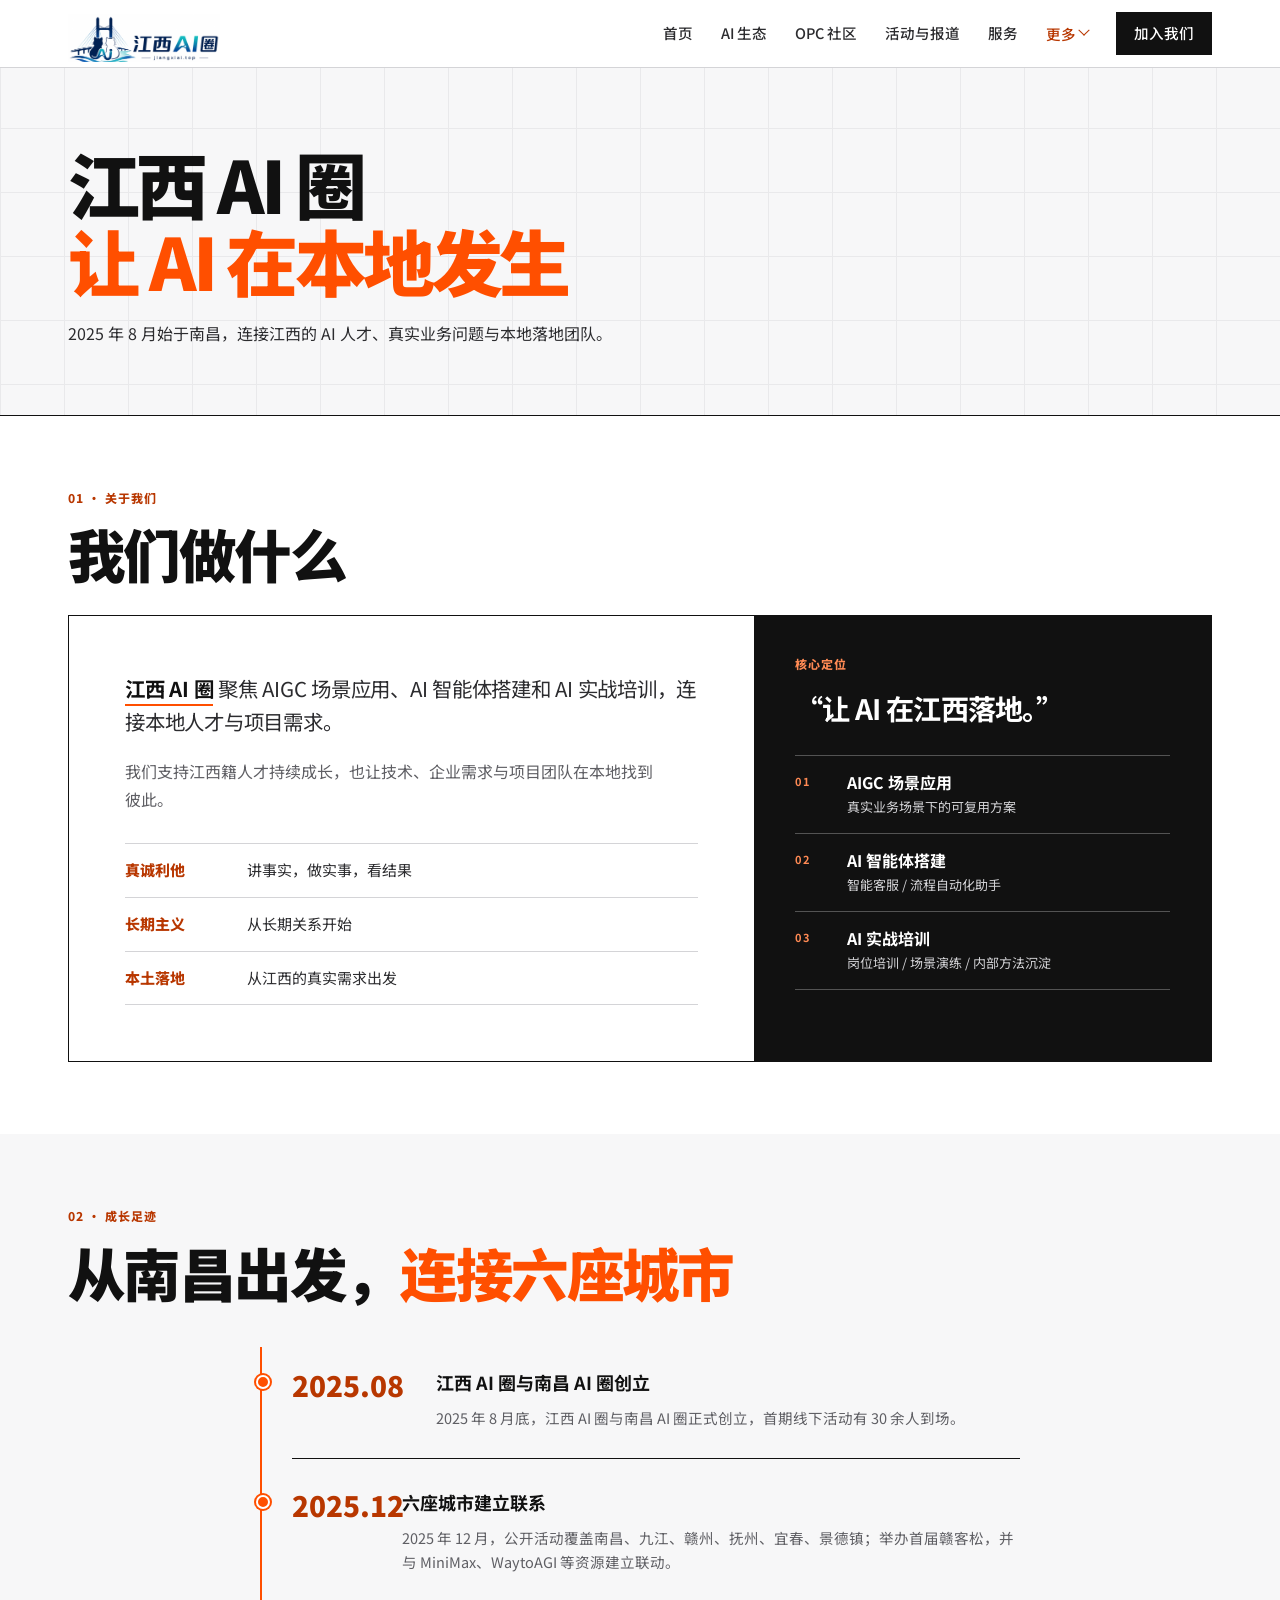
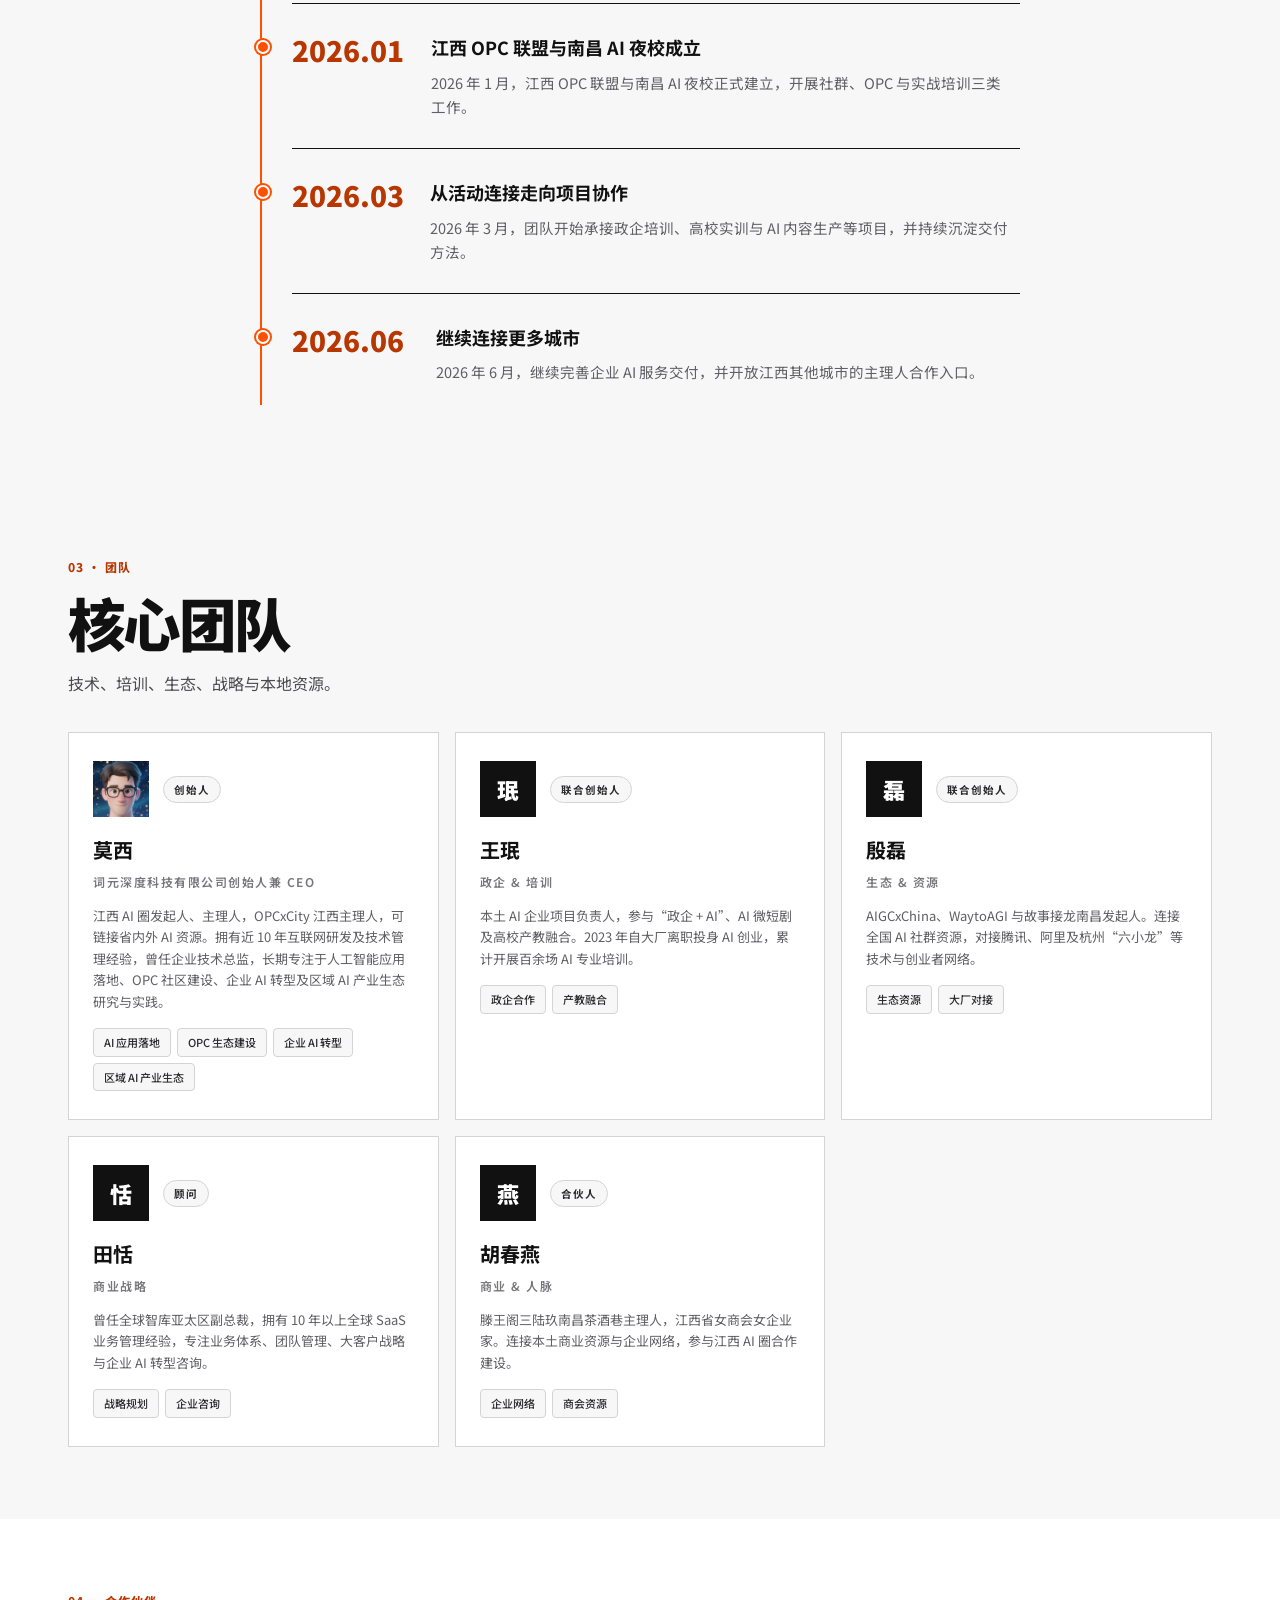
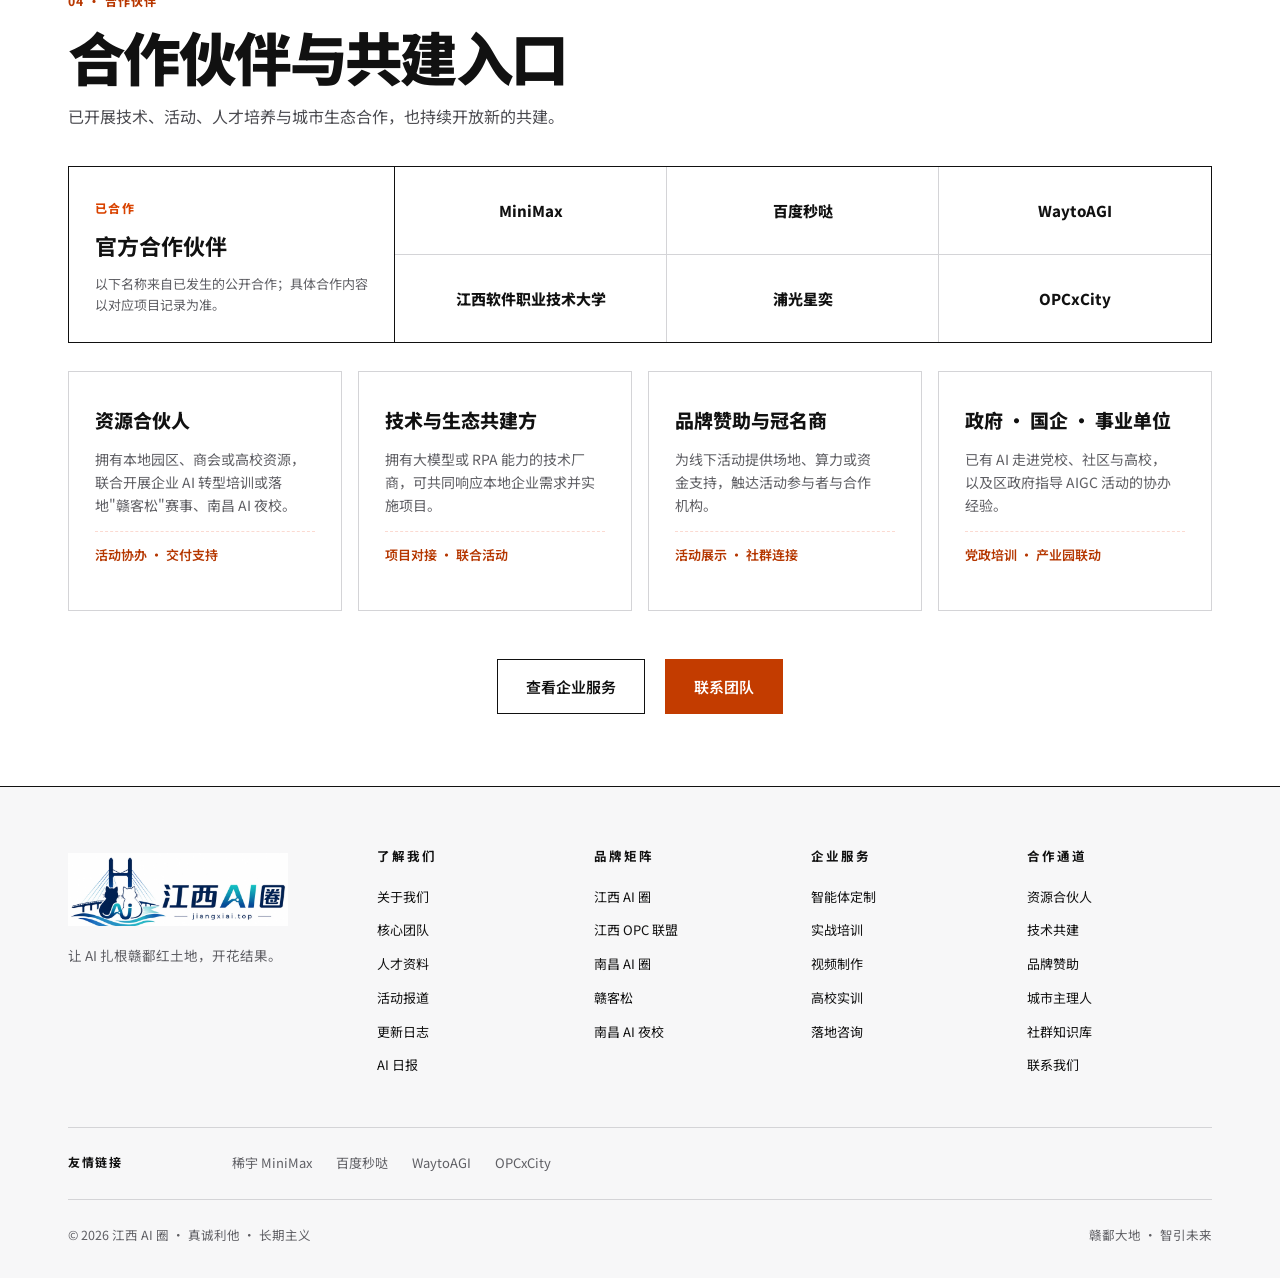
<file: about.html>
<!DOCTYPE html>
<html lang="zh-CN">
<head>
  <meta charset="UTF-8" />
  <meta name="viewport" content="width=device-width, initial-scale=1.0" />
  <title>关于江西 AI 圈｜本地 AI 协作网络</title>
  <meta name="description" content="江西 AI 圈于 2025 年 8 月始于南昌，聚焦 AIGC 应用、AI 智能体、AI 实战培训与本地人才连接。" />
  <meta name="keywords" content="江西AI,江西OPC,南昌AI,南昌OPC,赣州AI,江西AI圈,OPC联盟,江西AI人才,赣鄱AI生态,江西AIGC,江西AI智能体" />
  <meta name="baidu-site-verification" content="codeva-94X3NdR9Ha" />
  <meta name="robots" content="index, follow, max-image-preview:large, max-snippet:-1, max-video-preview:-1" />
  <link rel="canonical" href="https://jiangxiai.top/about.html" />

  <!-- Geo SEO -->
  <meta name="geo.region" content="CN-JX" />
  <meta name="geo.placename" content="江西, 南昌, 赣州, 九江, 宜春, 景德镇, 吉安, 抚州, 上饶, 鹰潭, 新余, 萍乡" />
  <meta name="geo.position" content="28.6820;115.8579" />
  <meta name="ICBM" content="28.6820, 115.8579" />

  <!-- Favicon -->
  <link rel="icon" type="image/png" sizes="256x256" href="img/jiangxi-ai-icon-official.png" />
  <link rel="apple-touch-icon" href="img/jiangxi-ai-icon-official.png" />

  <!-- Open Graph -->
  <meta property="og:type" content="website" />
  <meta property="og:url" content="https://jiangxiai.top/about.html" />
  <meta property="og:title" content="关于江西 AI 圈｜本地 AI 协作网络" />
  <meta property="og:description" content="2025 年 8 月始于南昌，连接江西 AI 人才、企业需求与项目团队。" />
  <meta property="og:image" content="https://jiangxiai.top/img/og-cover.jpg" />
  <meta property="og:locale" content="zh_CN" />
  <meta property="og:site_name" content="江西 AI 圈" />

  <!-- Twitter Card -->
  <meta name="twitter:card" content="summary_large_image" />
  <meta name="twitter:title" content="关于江西 AI 圈｜本地 AI 协作网络" />
  <meta name="twitter:description" content="2025 年 8 月始于南昌，连接江西 AI 人才、企业需求与项目团队。" />
  <meta name="twitter:image" content="https://jiangxiai.top/img/og-cover.jpg" />

  <!-- Fonts -->
  <link rel="preconnect" href="https://fonts.loli.net" />
  <link rel="preconnect" href="https://fonts.loli.net" crossorigin />
  <link href="https://fonts.loli.net/css2?family=Noto+Serif+SC:wght@500;700;900&family=Noto+Sans+SC:wght@300;400;500;700;900&display=swap" rel="stylesheet" />
  <link rel="stylesheet" href="styles.css?v=20260830c" />

  <!-- 网站统计：Microsoft Clarity -->
  <script type="text/javascript">
    (function(c,l,a,r,i,t,y){
      c[a]=c[a]||function(){(c[a].q=c[a].q||[]).push(arguments)};
      t=l.createElement(r);t.async=1;t.src="https://www.clarity.ms/tag/"+i;
      y=l.getElementsByTagName(r)[0];y.parentNode.insertBefore(t,y);
    })(window, document, "clarity", "script", "xbm9ujg700");
  </script>

  <!-- 百度统计 -->
  <script>
    var _hmt = _hmt || [];
    (function () {
      var hm = document.createElement("script");
      hm.src = "https://hm.baidu.com/hm.js?73ce09a56fa2438a07367a57c97f3c90";
      var s = document.getElementsByTagName("script")[0];
      s.parentNode.insertBefore(hm, s);
    })();
  </script>


  <!-- Google Analytics 4 -->
  <!-- Google tag (gtag.js) -->
<script async src="https://www.googletagmanager.com/gtag/js?id=G-G5CPYK6K0J"></script>
<script>
  window.dataLayer = window.dataLayer || [];
  function gtag(){dataLayer.push(arguments);}
  gtag('js', new Date());

  gtag('config', 'G-G5CPYK6K0J');
</script>

  <!-- 结构化数据：AboutPage + Organization -->
  <script type="application/ld+json">
  {
    "@context": "https://schema.org",
    "@graph": [
      {
        "@type": "AboutPage",
        "name": "关于江西 AI 圈",
        "url": "https://jiangxiai.top/about.html",
        "description": "江西 AI 圈于 2025 年 8 月始于南昌，聚焦 AIGC 应用、AI 智能体、AI 实战培训与本地人才连接。",
        "breadcrumb": {
          "@type": "BreadcrumbList",
          "itemListElement": [
            { "@type": "ListItem", "position": 1, "name": "首页", "item": "https://jiangxiai.top/" },
            { "@type": "ListItem", "position": 2, "name": "关于我们", "item": "https://jiangxiai.top/about.html" }
          ]
        }
      },
      {
        "@type": "Organization",
        "name": "江西 AI 圈",
        "alternateName": ["江西 AI 圈", "江西 AI", "南昌 AI", "赣州 AI", "九江 AI", "宜春 AI", "景德镇 AI", "江西 OPC", "南昌 OPC", "赣州 OPC", "OPC 联盟"],
        "url": "https://jiangxiai.top",
        "foundingDate": "2025-08",
        "description": "江西本地 AI 协作网络，聚焦 AIGC 应用、AI 智能体搭建、AI 实战培训与人才连接。",
        "areaServed": [
          { "@type": "City", "name": "南昌" },
          { "@type": "City", "name": "赣州" },
          { "@type": "City", "name": "九江" },
          { "@type": "City", "name": "宜春" },
          { "@type": "City", "name": "景德镇" },
          { "@type": "City", "name": "吉安" },
          { "@type": "City", "name": "抚州" },
          { "@type": "City", "name": "上饶" },
          { "@type": "City", "name": "鹰潭" },
          { "@type": "City", "name": "新余" },
          { "@type": "City", "name": "萍乡" }
        ],
        "keywords": "江西AI, 南昌AI, 赣州AI, 九江AI, 宜春AI, 景德镇AI, 江西OPC, 南昌OPC, 赣州OPC, 江西AI圈, 南昌AI圈, 赣州AI圈, 江西AI社群, 江西AI培训, 江西AIGC, 江西AI人才",
        "knowsAbout": ["AIGC 应用", "AI 智能体", "企业 AI 培训", "数字化转型", "AI 落地咨询"],
        "member": [
          {
            "@type": "OrganizationRole",
            "roleName": "江西 AI 圈发起人、主理人 / OPCxCity 江西主理人",
            "member": {
              "@type": "Person",
              "name": "莫西",
              "image": "https://jiangxiai.top/img/moxi-avatar.webp",
              "jobTitle": "词元深度科技有限公司创始人兼 CEO",
              "worksFor": { "@type": "Organization", "name": "词元深度科技有限公司" },
              "description": "江西 AI 圈发起人、主理人，OPCxCity 江西主理人，可链接省内外 AI 资源。拥有近 10 年互联网研发及技术管理经验，曾任企业技术总监，长期专注于人工智能应用落地、OPC 社区建设、企业 AI 转型及区域 AI 产业生态研究与实践。"
            }
          },
          { "@type": "OrganizationRole", "member": { "@type": "Person", "name": "王珉", "jobTitle": "联合创始人 / 政企 & 培训" } },
          { "@type": "OrganizationRole", "member": { "@type": "Person", "name": "殷磊", "jobTitle": "联合创始人 / 生态 & 资源" } },
          { "@type": "OrganizationRole", "member": { "@type": "Person", "name": "田恬", "jobTitle": "顾问 / 商业战略" } },
          { "@type": "OrganizationRole", "member": { "@type": "Person", "name": "胡春燕", "jobTitle": "合伙人 / 商业 & 人脉" } }
        ]
      }
    ]
  }
  </script>
</head>
<body class="subpage-v3">
  <a class="skip-link" href="#main-content">跳到主要内容</a>
  <!-- ============ NAV ============ -->
  <nav class="nav" id="nav">
    <div class="container nav-inner">
      <a href="index.html" class="brand">
        <img class="brand-logo" src="img/jiangxi-ai-logo-official.webp" width="1440" height="532" alt="江西 AI 圈" decoding="async" />
      </a>
      <div class="nav-links" id="primaryNav">
        <a href="index.html">首页</a>
        <a href="ecosystem.html">AI 生态</a>
        <a href="opc.html">OPC 社区</a>
        <a href="news.html">活动与报道</a>
        <a href="services.html">服务</a>
        <div class="nav-dropdown">
          <button class="nav-drop-trigger" type="button" aria-haspopup="true" aria-expanded="false">
            更多 <span class="nav-drop-caret" aria-hidden="true"></span>
          </button>
          <div class="nav-drop-menu" role="menu">
            <a href="about.html" role="menuitem" class="active" aria-current="page">关于我们</a>
            <a href="talents.html" role="menuitem">人才资料</a>
            <a href="aidaily.html" role="menuitem">AI 日报</a>
          </div>
        </div>
        <a href="index.html#join" class="nav-cta">加入我们</a>
      </div>
      <button class="nav-toggle" aria-label="菜单" aria-expanded="false" aria-controls="primaryNav" id="navToggle">
        <span></span><span></span><span></span>
      </button>
    </div>
  </nav>

  <main id="main-content">
  <!-- ============ PAGE HERO ============ -->
  <header class="page-hero">
    <div class="container">
      <h1>江西 AI 圈<br /><span class="grad">让 AI 在本地发生</span></h1>
      <p class="page-hero-sub">2025 年 8 月始于南昌，连接江西的 AI 人才、真实业务问题与本地落地团队。</p>
    </div>
  </header>

  <!-- ============ WHO WE ARE ============ -->
  <section class="section section-about" id="about">
    <div class="container">
      <div class="section-head">
        <span class="section-tag">01 · 关于我们</span>
        <h2 class="section-title">我们做什么</h2>
      </div>
      <div class="about-grid">
        <div class="about-text">
          <p class="lead">
            <strong>江西 AI 圈</strong> 聚焦 AIGC 场景应用、AI 智能体搭建和 AI 实战培训，连接本地人才与项目需求。
          </p>
          <p>
            我们支持江西籍人才持续成长，也让技术、企业需求与项目团队在本地找到彼此。
          </p>
          <ul class="about-points">
            <li><span>真诚利他</span>讲事实，做实事，看结果</li>
            <li><span>长期主义</span>从长期关系开始</li>
            <li><span>本土落地</span>从江西的真实需求出发</li>
          </ul>
        </div>
        <div class="about-card">
          <div class="card-glow"></div>
          <h3>核心定位</h3>
          <p class="quote">“让 AI 在江西落地。”</p>
          <div class="three-tracks">
            <div class="track">
              <span class="track-num">01</span>
              <h4>AIGC 场景应用</h4>
              <p>真实业务场景下的可复用方案</p>
            </div>
            <div class="track">
              <span class="track-num">02</span>
              <h4>AI 智能体搭建</h4>
              <p>智能客服 / 流程自动化助手</p>
            </div>
            <div class="track">
              <span class="track-num">03</span>
              <h4>AI 实战培训</h4>
              <p>岗位培训 / 场景演练 / 内部方法沉淀</p>
            </div>
          </div>
        </div>
      </div>
    </div>
  </section>

  <!-- ============ MILESTONES ============ -->
  <section class="section" id="milestones" style="background: var(--soil-50, #faf8f5);">
    <div class="container">
      <div class="section-head center">
        <span class="section-tag">02 · 成长足迹</span>
        <h2 class="section-title">从南昌出发，<span class="grad">连接六座城市</span></h2>
      </div>
      <div class="milestone-list">
        <div class="milestone-item">
          <span class="milestone-year">2025.08</span>
          <div class="milestone-content">
            <h3>江西 AI 圈与南昌 AI 圈创立</h3>
            <p>2025 年 8 月底，江西 AI 圈与南昌 AI 圈正式创立，首期线下活动有 30 余人到场。</p>
          </div>
        </div>
        <div class="milestone-item">
          <span class="milestone-year">2025.12</span>
          <div class="milestone-content">
            <h3>六座城市建立联系</h3>
            <p>2025 年 12 月，公开活动覆盖南昌、九江、赣州、抚州、宜春、景德镇；举办首届赣客松，并与 MiniMax、WaytoAGI 等资源建立联动。</p>
          </div>
        </div>
        <div class="milestone-item">
          <span class="milestone-year">2026.01</span>
          <div class="milestone-content">
            <h3>江西 OPC 联盟与南昌 AI 夜校成立</h3>
            <p>2026 年 1 月，江西 OPC 联盟与南昌 AI 夜校正式建立，开展社群、OPC 与实战培训三类工作。</p>
          </div>
        </div>
        <div class="milestone-item">
          <span class="milestone-year">2026.03</span>
          <div class="milestone-content">
            <h3>从活动连接走向项目协作</h3>
            <p>2026 年 3 月，团队开始承接政企培训、高校实训与 AI 内容生产等项目，并持续沉淀交付方法。</p>
          </div>
        </div>
        <div class="milestone-item">
          <span class="milestone-year">2026.06</span>
          <div class="milestone-content">
            <h3>继续连接更多城市</h3>
            <p>2026 年 6 月，继续完善企业 AI 服务交付，并开放江西其他城市的主理人合作入口。</p>
          </div>
        </div>
      </div>
    </div>
  </section>

  <!-- ============ TEAM ============ -->
  <section class="section section-team" id="team">
    <div class="container">
      <div class="section-head">
        <span class="section-tag">03 · 团队</span>
        <h2 class="section-title">核心团队</h2>
        <p class="section-sub">技术、培训、生态、战略与本地资源。</p>
      </div>

      <div class="team-grid">
        <article class="member member-founder">
          <div class="member-header">
            <div class="avatar"><img src="img/moxi-avatar.webp" width="512" height="512" alt="莫西" loading="lazy" decoding="async" /></div>
            <div class="member-badge">创始人</div>
          </div>
          <h3>莫西</h3>
          <span class="role">词元深度科技有限公司创始人兼 CEO</span>
          <p>江西 AI 圈发起人、主理人，OPCxCity 江西主理人，可链接省内外 AI 资源。拥有近 10 年互联网研发及技术管理经验，曾任企业技术总监，长期专注于人工智能应用落地、OPC 社区建设、企业 AI 转型及区域 AI 产业生态研究与实践。</p>
          <div class="member-tags">
            <span>AI 应用落地</span>
            <span>OPC 生态建设</span>
            <span>企业 AI 转型</span>
            <span>区域 AI 产业生态</span>
          </div>
        </article>

        <article class="member member-co">
          <div class="member-header">
            <div class="avatar">珉</div>
            <div class="member-badge">联合创始人</div>
          </div>
          <h3>王珉</h3>
          <span class="role">政企 & 培训</span>
          <p>本土 AI 企业项目负责人，参与“政企 + AI”、AI 微短剧及高校产教融合。2023 年自大厂离职投身 AI 创业，累计开展百余场 AI 专业培训。</p>
          <div class="member-tags">
            <span>政企合作</span>
            <span>产教融合</span>
          </div>
        </article>

        <article class="member member-co">
          <div class="member-header">
            <div class="avatar">磊</div>
            <div class="member-badge">联合创始人</div>
          </div>
          <h3>殷磊</h3>
          <span class="role">生态 & 资源</span>
          <p>AIGCxChina、WaytoAGI 与故事接龙南昌发起人。连接全国 AI 社群资源，对接腾讯、阿里及杭州“六小龙”等技术与创业者网络。</p>
          <div class="member-tags">
            <span>生态资源</span>
            <span>大厂对接</span>
          </div>
        </article>

        <article class="member member-advisor">
          <div class="member-header">
            <div class="avatar">恬</div>
            <div class="member-badge">顾问</div>
          </div>
          <h3>田恬</h3>
          <span class="role">商业战略</span>
          <p>曾任全球智库亚太区副总裁，拥有 10 年以上全球 SaaS 业务管理经验，专注业务体系、团队管理、大客户战略与企业 AI 转型咨询。</p>
          <div class="member-tags">
            <span>战略规划</span>
            <span>企业咨询</span>
          </div>
        </article>

        <article class="member member-partner">
          <div class="member-header">
            <div class="avatar">燕</div>
            <div class="member-badge">合伙人</div>
          </div>
          <h3>胡春燕</h3>
          <span class="role">商业 & 人脉</span>
          <p>滕王阁三陆玖南昌茶酒巷主理人，江西省女商会女企业家。连接本土商业资源与企业网络，参与江西 AI 圈合作建设。</p>
          <div class="member-tags">
            <span>企业网络</span>
            <span>商会资源</span>
          </div>
        </article>
      </div>
    </div>
  </section>

  <!-- ============ PARTNER / COOPERATION ============ -->
  <section class="section section-partner" id="partner">
    <div class="container">
      <div class="section-head">
        <span class="section-tag">04 · 合作伙伴</span>
        <h2 class="section-title">合作伙伴与共建入口</h2>
        <p class="section-sub">已开展技术、活动、人才培养与城市生态合作，也持续开放新的共建。</p>
      </div>

      <div class="official-partners" aria-labelledby="official-partners-title">
        <div class="official-partners-copy">
          <span>已合作</span>
          <h3 id="official-partners-title">官方合作伙伴</h3>
          <p>以下名称来自已发生的公开合作；具体合作内容以对应项目记录为准。</p>
        </div>
        <ul class="partner-roster" aria-label="官方合作伙伴名单">
          <li>MiniMax</li>
          <li>百度秒哒</li>
          <li>WaytoAGI</li>
          <li>江西软件职业技术大学</li>
          <li>浦光星奕</li>
          <li>OPCxCity</li>
        </ul>
      </div>

      <div class="partner-grid">
        <article class="partner-card">
          <h3>资源合伙人</h3>
          <p>拥有本地园区、商会或高校资源，联合开展企业 AI 转型培训或落地"赣客松"赛事、南昌 AI 夜校。</p>
          <p class="partner-benefit">活动协办 · 交付支持</p>
        </article>
        <article class="partner-card">
          <h3>技术与生态共建方</h3>
          <p>拥有大模型或 RPA 能力的技术厂商，可共同响应本地企业需求并实施项目。</p>
          <p class="partner-benefit">项目对接 · 联合活动</p>
        </article>
        <article class="partner-card">
          <h3>品牌赞助与冠名商</h3>
          <p>为线下活动提供场地、算力或资金支持，触达活动参与者与合作机构。</p>
          <p class="partner-benefit">活动展示 · 社群连接</p>
        </article>
        <article class="partner-card">
          <h3>政府 · 国企 · 事业单位</h3>
          <p>已有 AI 走进党校、社区与高校，以及区政府指导 AIGC 活动的协办经验。</p>
          <p class="partner-benefit">党政培训 · 产业园联动</p>
        </article>
      </div>

      <div style="text-align:center; margin-top:48px;">
        <a href="services.html" class="btn btn-ghost" style="margin-right:16px;">查看企业服务</a>
        <a href="index.html#join" class="btn btn-primary">联系团队</a>
      </div>
    </div>
  </section>
  </main>

  <!-- ============ FOOTER ============ -->
  <footer class="footer">
    <div class="container">
      <div class="footer-grid">
        <div class="footer-brand">
          <div class="brand">
            <img class="brand-logo" src="img/jiangxi-ai-logo-official.webp" width="1440" height="532" alt="江西 AI 圈" loading="lazy" decoding="async" />
          </div>
          <p>让 AI 扎根赣鄱红土地，开花结果。</p>
        </div>
        <div class="footer-col">
          <h5>了解我们</h5>
          <ul>
            <li><a href="about.html">关于我们</a></li>
            <li><a href="about.html#team">核心团队</a></li>
            <li><a href="talents.html">人才资料</a></li>
            <li><a href="news.html">活动报道</a></li>
            <li><a href="changelog.html">更新日志</a></li>
            <li><a href="aidaily.html">AI 日报</a></li>
          </ul>
        </div>
        <div class="footer-col">
          <h5>品牌矩阵</h5>
          <ul>
            <li><a href="ecosystem.html">江西 AI 圈</a></li>
            <li><a href="ecosystem.html">江西 OPC 联盟</a></li>
            <li><a href="ecosystem.html">南昌 AI 圈</a></li>
            <li><a href="ecosystem.html">赣客松</a></li>
            <li><a href="ecosystem.html">南昌 AI 夜校</a></li>
          </ul>
        </div>
        <div class="footer-col">
          <h5>企业服务</h5>
          <ul>
            <li><a href="services.html#solutions" aria-label="AI 智能体定制">智能体定制</a></li>
            <li><a href="services.html#solutions" aria-label="AI 实战培训">实战培训</a></li>
            <li><a href="services.html#solutions" aria-label="AI 视频制作">视频制作</a></li>
            <li><a href="services.html#solutions" aria-label="高校 AI 实训">高校实训</a></li>
            <li><a href="services.html#solutions" aria-label="AI 落地咨询">落地咨询</a></li>
          </ul>
        </div>
        <div class="footer-col">
          <h5>合作通道</h5>
          <ul>
            <li><a href="about.html#partner">资源合伙人</a></li>
            <li><a href="about.html#partner" aria-label="技术与生态共建">技术共建</a></li>
            <li><a href="about.html#partner" aria-label="品牌赞助与冠名">品牌赞助</a></li>
            <li><a href="index.html#city">城市主理人</a></li>
            <li><a href="https://tokendeep.feishu.cn/wiki/RYnHw3zpiim3W9kLOXcctta2n6e?utm_source=jiangxiai&utm_medium=web&utm_campaign=footer&utm_content=footer_kb" target="_blank" rel="noopener">社群知识库</a></li>
            <li><a href="index.html#join">联系我们</a></li>
          </ul>
        </div>
      </div>
      <div class="footer-bottom">
        <span>© 2026 江西 AI 圈 · 真诚利他 · 长期主义</span>
        <span>赣鄱大地 · 智引未来</span>
      </div>
    </div>
  </footer>

  <!-- floating contact bubble -->
  <a href="index.html#join" class="float-cta" aria-label="联系我们">
    <svg width="20" height="20" viewBox="0 0 24 24" fill="none" stroke="currentColor" stroke-width="2"><path d="M21 15a2 2 0 0 1-2 2H7l-4 4V5a2 2 0 0 1 2-2h14a2 2 0 0 1 2 2z"/></svg>
    <span>联系我们</span>
  </a>

  <script src="main.js?v=20260828e"></script>
</body>
</html>
</file>
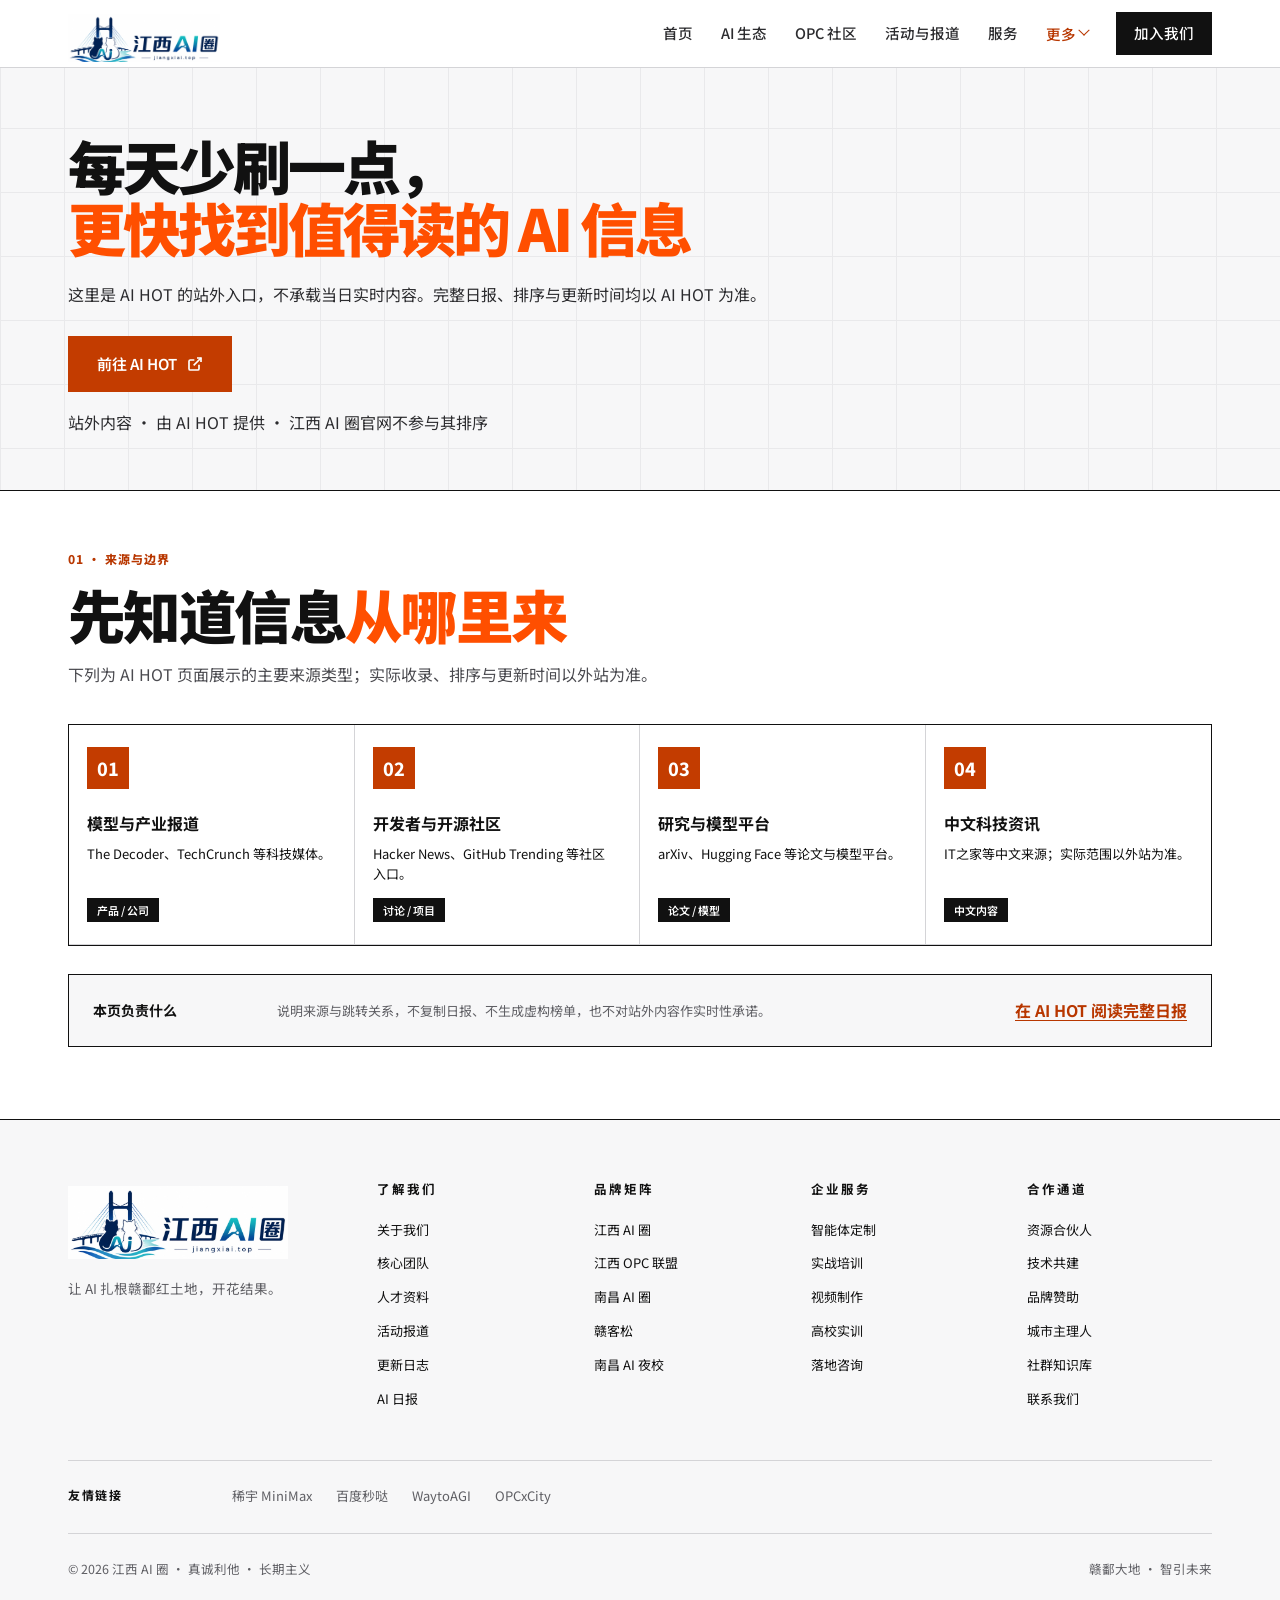
<file: aidaily.html>
<!DOCTYPE html>
<html lang="zh-CN">
<head>
  <meta charset="UTF-8" />
  <meta name="viewport" content="width=device-width, initial-scale=1.0" />
  <title>AI 日报入口｜江西 AI 圈</title>
  <meta name="description" content="江西 AI 圈提供 AI HOT 站外入口与来源说明；本站不展示或生成当日实时内容，完整日报请前往 AI HOT 查看。" />
  <meta name="keywords" content="AI日报,AI资讯,AI HOT,The Decoder,Hacker News,TechCrunch,HuggingFace,江西AI" />
  <meta name="baidu-site-verification" content="codeva-94X3NdR9Ha" />
  <meta name="robots" content="index, follow, max-image-preview:large, max-snippet:-1, max-video-preview:-1" />
  <link rel="canonical" href="https://jiangxiai.top/aidaily.html" />

  <!-- Geo SEO -->
  <meta name="geo.region" content="CN-JX" />
  <meta name="geo.placename" content="江西, 南昌, 赣州, 九江, 宜春, 景德镇, 吉安, 抚州, 上饶, 鹰潭, 新余, 萍乡" />
  <meta name="geo.position" content="28.6820;115.8579" />
  <meta name="ICBM" content="28.6820, 115.8579" />

  <!-- Favicon -->
  <link rel="icon" type="image/png" sizes="256x256" href="img/jiangxi-ai-icon-official.png" />
  <link rel="apple-touch-icon" href="img/jiangxi-ai-icon-official.png" />

  <!-- Open Graph -->
  <meta property="og:type" content="website" />
  <meta property="og:url" content="https://jiangxiai.top/aidaily.html" />
  <meta property="og:title" content="AI 日报入口｜江西 AI 圈" />
  <meta property="og:description" content="AI HOT 站外入口与来源说明；完整内容、排序与更新时间以 AI HOT 为准。" />
  <meta property="og:image" content="https://jiangxiai.top/img/og-cover.jpg" />
  <meta property="og:image:width" content="1200" />
  <meta property="og:image:height" content="630" />
  <meta property="og:locale" content="zh_CN" />
  <meta property="og:site_name" content="江西 AI 圈" />

  <!-- Twitter Card -->
  <meta name="twitter:card" content="summary_large_image" />
  <meta name="twitter:title" content="AI 日报入口｜江西 AI 圈" />
  <meta name="twitter:description" content="AI HOT 站外入口与来源说明；完整内容、排序与更新时间以 AI HOT 为准。" />
  <meta name="twitter:image" content="https://jiangxiai.top/img/og-cover.jpg" />

  <!-- Fonts -->
  <link rel="preconnect" href="https://fonts.loli.net" />
  <link rel="preconnect" href="https://fonts.loli.net" crossorigin />
  <link href="https://fonts.loli.net/css2?family=Noto+Serif+SC:wght@500;700;900&family=Noto+Sans+SC:wght@300;400;500;700;900&display=swap" rel="stylesheet" />
  <link rel="stylesheet" href="styles.css?v=20260830c" />

  <!-- 结构化数据 -->
  <script type="application/ld+json">
  {
    "@context": "https://schema.org",
    "@graph": [
      {
        "@type": "WebPage",
        "url": "https://jiangxiai.top/aidaily.html",
        "name": "AI 日报入口",
        "description": "江西 AI 圈提供 AI HOT 站外入口与来源说明；本站不展示或生成当日实时内容。",
        "isPartOf": { "@type": "WebSite", "url": "https://jiangxiai.top/", "name": "江西 AI 圈" },
        "breadcrumb": { "@type": "BreadcrumbList", "itemListElement": [
          { "@type": "ListItem", "position": 1, "name": "首页", "item": "https://jiangxiai.top/" },
          { "@type": "ListItem", "position": 2, "name": "AI 日报", "item": "https://jiangxiai.top/aidaily.html" }
        ]}
      }
    ]
  }
  </script>

  <style>
    /* ===== Page-specific styles for AI 日报 page ===== */
    .aidaily-hero {
      position: relative;
      padding: 120px 0 64px;
      background: radial-gradient(ellipse at 30% 20%, rgba(74,125,247,0.10), transparent 60%),
                  radial-gradient(ellipse at 80% 80%, rgba(217,119,87,0.08), transparent 55%),
                  var(--bg);
      overflow: hidden;
    }
    .aidaily-hero .container { position: relative; z-index: 1; }
    .aidaily-hero h1 {
      font-family: var(--serif);
      font-size: clamp(34px, 6vw, 56px);
      font-weight: 900;
      line-height: 1.15;
      margin: 14px 0 18px;
    }
    .aidaily-hero p {
      font-size: clamp(15px, 2vw, 18px);
      color: var(--text-2);
      max-width: 640px;
      line-height: 1.8;
    }
    .aidaily-hero .hero-pulse {
      display: inline-flex;
      align-items: center;
      gap: 8px;
      margin-top: 22px;
      padding: 8px 16px;
      background: rgba(74,125,247,0.08);
      border: 1px solid rgba(74,125,247,0.18);
      border-radius: 100px;
      font-size: 13px;
      font-weight: 500;
      color: var(--tech-blue, #2b6df7);
    }
    .aidaily-hero .hero-pulse .dot {
      width: 8px; height: 8px; border-radius: 50%;
      background: #22c55e;
      box-shadow: 0 0 0 0 rgba(34,197,94,0.5);
      animation: pulse-ring 2s ease-out infinite;
    }
    @keyframes pulse-ring {
      0% { box-shadow: 0 0 0 0 rgba(34,197,94,0.5); }
      100% { box-shadow: 0 0 0 10px rgba(34,197,94,0); }
    }

    /* 资讯来源网格 */
    .src-grid {
      display: grid;
      grid-template-columns: repeat(auto-fill, minmax(200px, 1fr));
      gap: 18px;
      margin-top: 36px;
    }
    .src-card {
      padding: 26px 22px;
      background: var(--card, #fff);
      border: 1px solid var(--line, rgba(0,0,0,0.06));
      border-radius: 16px;
      transition: transform 0.3s ease, box-shadow 0.3s ease, border-color 0.3s ease;
    }
    .src-card:hover {
      transform: translateY(-4px);
      box-shadow: 0 12px 32px rgba(0,0,0,0.08);
      border-color: rgba(74,125,247,0.25);
    }
    .src-card .src-icon {
      width: 42px; height: 42px;
      border-radius: 10px;
      display: flex; align-items: center; justify-content: center;
      font-size: 18px; font-weight: 800;
      margin-bottom: 14px;
    }
    .src-card h4 { font-size: 16px; font-weight: 700; margin-bottom: 6px; }
    .src-card p { font-size: 13px; color: var(--text-2); line-height: 1.6; margin: 0; }
    .src-card .src-tag {
      display: inline-block;
      margin-top: 12px;
      font-size: 11px;
      font-weight: 600;
      padding: 3px 10px;
      border-radius: 100px;
      background: rgba(74,125,247,0.08);
      color: var(--tech-blue, #2b6df7);
    }

    /* 价值卡片 */
    .value-grid {
      display: grid;
      grid-template-columns: repeat(auto-fit, minmax(240px, 1fr));
      gap: 22px;
      margin-top: 36px;
    }
    .value-item {
      padding: 32px 26px;
      background: var(--card, #fff);
      border: 1px solid var(--line, rgba(0,0,0,0.06));
      border-radius: 18px;
      text-align: center;
    }
    .value-item .vi-num {
      font-family: var(--serif);
      font-size: 32px;
      font-weight: 900;
      background: linear-gradient(135deg, #4a7df7, #2b6df7);
      -webkit-background-clip: text;
      background-clip: text;
      -webkit-text-fill-color: transparent;
      margin-bottom: 8px;
    }
    .value-item h4 { font-size: 17px; font-weight: 700; margin-bottom: 8px; }
    .value-item p { font-size: 14px; color: var(--text-2); line-height: 1.7; margin: 0; }

    /* CTA 区 */
    .aidaily-cta {
      margin-top: 48px;
      padding: 56px 40px;
      border-radius: 24px;
      background: linear-gradient(135deg, #1a1a2e 0%, #16213e 50%, #0f3460 100%);
      text-align: center;
      color: #fff;
      position: relative;
      overflow: hidden;
    }
    .aidaily-cta::before {
      content: "";
      position: absolute;
      top: -50%; left: -50%;
      width: 200%; height: 200%;
      background: radial-gradient(circle at 30% 40%, rgba(74,125,247,0.15), transparent 50%),
                  radial-gradient(circle at 70% 70%, rgba(217,119,87,0.12), transparent 45%);
      pointer-events: none;
    }
    .aidaily-cta > * { position: relative; z-index: 1; }
    .aidaily-cta h3 {
      font-family: var(--serif);
      font-size: clamp(22px, 4vw, 32px);
      font-weight: 800;
      margin-bottom: 14px;
    }
    .aidaily-cta p { font-size: 15px; opacity: 0.8; max-width: 520px; margin: 0 auto 28px; line-height: 1.8; }
    .aidaily-cta .btn { font-size: 16px; padding: 14px 32px; }

    @media (max-width: 540px) {
      .aidaily-hero { padding: 90px 0 44px; }
      .src-grid { grid-template-columns: 1fr 1fr; gap: 12px; }
      .src-card { padding: 20px 16px; }
      .aidaily-cta { padding: 40px 22px; }
    }
  </style>
</head>
<body class="subpage-v3 page-editorial page-utility">
  <a class="skip-link" href="#main-content">跳到主要内容</a>
  <!-- ============ NAV ============ -->
  <nav class="nav" id="nav">
    <div class="container nav-inner">
      <a href="index.html" class="brand">
        <img class="brand-logo" src="img/jiangxi-ai-logo-official.webp" width="1440" height="532" alt="江西 AI 圈" decoding="async" />
      </a>
      <div class="nav-links" id="primaryNav">
        <a href="index.html">首页</a>
        <a href="ecosystem.html">AI 生态</a>
        <a href="opc.html">OPC 社区</a>
        <a href="news.html">活动与报道</a>
        <a href="services.html">服务</a>
        <div class="nav-dropdown">
          <button class="nav-drop-trigger" type="button" aria-haspopup="true" aria-expanded="false" style="color: var(--soil-500);">
            更多 <span class="nav-drop-caret" aria-hidden="true"></span>
          </button>
          <div class="nav-drop-menu" role="menu">
            <a href="about.html" role="menuitem">关于我们</a>
            <a href="talents.html" role="menuitem">人才资料</a>
            <a href="aidaily.html" role="menuitem" class="active" aria-current="page">AI 日报</a>
          </div>
        </div>
        <a href="index.html#join" class="nav-cta">加入我们</a>
      </div>
      <button class="nav-toggle" aria-label="菜单" aria-expanded="false" aria-controls="primaryNav" id="navToggle">
        <span></span><span></span><span></span>
      </button>
    </div>
  </nav>

  <main id="main-content">
  <!-- ============ HERO ============ -->
  <header class="aidaily-hero page-hero" id="top">
    <div class="container">
      <h1>每天少刷一点，<br /><span class="grad">更快找到值得读的 AI 信息</span></h1>
      <p>这里是 AI HOT 的站外入口，不承载当日实时内容。完整日报、排序与更新时间均以 AI HOT 为准。</p>
      <div class="page-hero-actions">
        <a href="https://aihot.virxact.com" target="_blank" rel="noopener" class="btn btn-primary">
          <span>前往 AI HOT</span>
          <svg width="16" height="16" viewBox="0 0 24 24" fill="none" stroke="currentColor" stroke-width="2.5" aria-hidden="true"><path d="M18 13v6a2 2 0 0 1-2 2H5a2 2 0 0 1-2-2V8a2 2 0 0 1 2-2h6"/><polyline points="15 3 21 3 21 9"/><line x1="10" y1="14" x2="21" y2="3"/></svg>
        </a>
      </div>
      <p class="verification-note">站外内容 · 由 AI HOT 提供 · 江西 AI 圈官网不参与其排序</p>
    </div>
  </header>

  <!-- ============ 资讯来源 ============ -->
  <section class="section" id="sources">
    <div class="container">
      <div class="section-head center reveal">
        <span class="section-tag">01 · 来源与边界</span>
        <h2 class="section-title">先知道信息<span class="grad-2">从哪里来</span></h2>
        <p class="section-sub">下列为 AI HOT 页面展示的主要来源类型；实际收录、排序与更新时间以外站为准。</p>
      </div>
      <div class="src-grid reveal">
        <div class="src-card">
          <div class="src-icon">01</div>
          <h4>模型与产业报道</h4>
          <p>The Decoder、TechCrunch 等科技媒体。</p>
          <span class="src-tag">产品 / 公司</span>
        </div>
        <div class="src-card">
          <div class="src-icon">02</div>
          <h4>开发者与开源社区</h4>
          <p>Hacker News、GitHub Trending 等社区入口。</p>
          <span class="src-tag">讨论 / 项目</span>
        </div>
        <div class="src-card">
          <div class="src-icon">03</div>
          <h4>研究与模型平台</h4>
          <p>arXiv、Hugging Face 等论文与模型平台。</p>
          <span class="src-tag">论文 / 模型</span>
        </div>
        <div class="src-card">
          <div class="src-icon">04</div>
          <h4>中文科技资讯</h4>
          <p>IT之家等中文来源；实际范围以外站为准。</p>
          <span class="src-tag">中文内容</span>
        </div>
      </div>
      <div class="aidaily-boundary">
        <strong>本页负责什么</strong>
        <p>说明来源与跳转关系，不复制日报、不生成虚构榜单，也不对站外内容作实时性承诺。</p>
        <a href="https://aihot.virxact.com" target="_blank" rel="noopener" class="source-link">在 AI HOT 阅读完整日报</a>
      </div>
    </div>
  </section>
  </main>

  <!-- ============ FOOTER ============ -->
  <footer class="footer">
    <div class="container">
      <div class="footer-grid">
        <div class="footer-brand">
          <div class="brand">
            <img class="brand-logo" src="img/jiangxi-ai-logo-official.webp" width="1440" height="532" alt="江西 AI 圈" loading="lazy" decoding="async" />
          </div>
          <p>让 AI 扎根赣鄱红土地，开花结果。</p>
        </div>
        <div class="footer-col">
          <h5>了解我们</h5>
          <ul>
            <li><a href="about.html">关于我们</a></li>
            <li><a href="about.html#team">核心团队</a></li>
            <li><a href="talents.html">人才资料</a></li>
            <li><a href="news.html">活动报道</a></li>
            <li><a href="changelog.html">更新日志</a></li>
            <li><a href="aidaily.html">AI 日报</a></li>
          </ul>
        </div>
        <div class="footer-col">
          <h5>品牌矩阵</h5>
          <ul>
            <li><a href="ecosystem.html">江西 AI 圈</a></li>
            <li><a href="ecosystem.html">江西 OPC 联盟</a></li>
            <li><a href="ecosystem.html">南昌 AI 圈</a></li>
            <li><a href="ecosystem.html">赣客松</a></li>
            <li><a href="ecosystem.html">南昌 AI 夜校</a></li>
          </ul>
        </div>
        <div class="footer-col">
          <h5>企业服务</h5>
          <ul>
            <li><a href="services.html#solutions" aria-label="AI 智能体定制">智能体定制</a></li>
            <li><a href="services.html#solutions" aria-label="AI 实战培训">实战培训</a></li>
            <li><a href="services.html#solutions" aria-label="AI 视频制作">视频制作</a></li>
            <li><a href="services.html#solutions" aria-label="高校 AI 实训">高校实训</a></li>
            <li><a href="services.html#solutions" aria-label="AI 落地咨询">落地咨询</a></li>
          </ul>
        </div>
        <div class="footer-col">
          <h5>合作通道</h5>
          <ul>
            <li><a href="about.html#partner">资源合伙人</a></li>
            <li><a href="about.html#partner" aria-label="技术与生态共建">技术共建</a></li>
            <li><a href="about.html#partner" aria-label="品牌赞助与冠名">品牌赞助</a></li>
            <li><a href="index.html#city">城市主理人</a></li>
            <li><a href="https://tokendeep.feishu.cn/wiki/RYnHw3zpiim3W9kLOXcctta2n6e?utm_source=jiangxiai&utm_medium=web&utm_campaign=footer&utm_content=footer_kb" target="_blank" rel="noopener">社群知识库</a></li>
            <li><a href="index.html#join">联系我们</a></li>
          </ul>
        </div>
      </div>
      <div class="footer-bottom">
        <span>© 2026 江西 AI 圈 · 真诚利他 · 长期主义</span>
        <span>赣鄱大地 · 智引未来</span>
      </div>
    </div>
  </footer>

  <!-- floating contact bubble -->
  <a href="index.html#join" class="float-cta" aria-label="联系我们">
    <svg width="20" height="20" viewBox="0 0 24 24" fill="none" stroke="currentColor" stroke-width="2"><path d="M21 15a2 2 0 0 1-2 2H7l-4 4V5a2 2 0 0 1 2-2h14a2 2 0 0 1 2 2z"/></svg>
    <span>联系我们</span>
  </a>

  <script src="main.js?v=20260828e"></script>
</body>
</html>
</file>
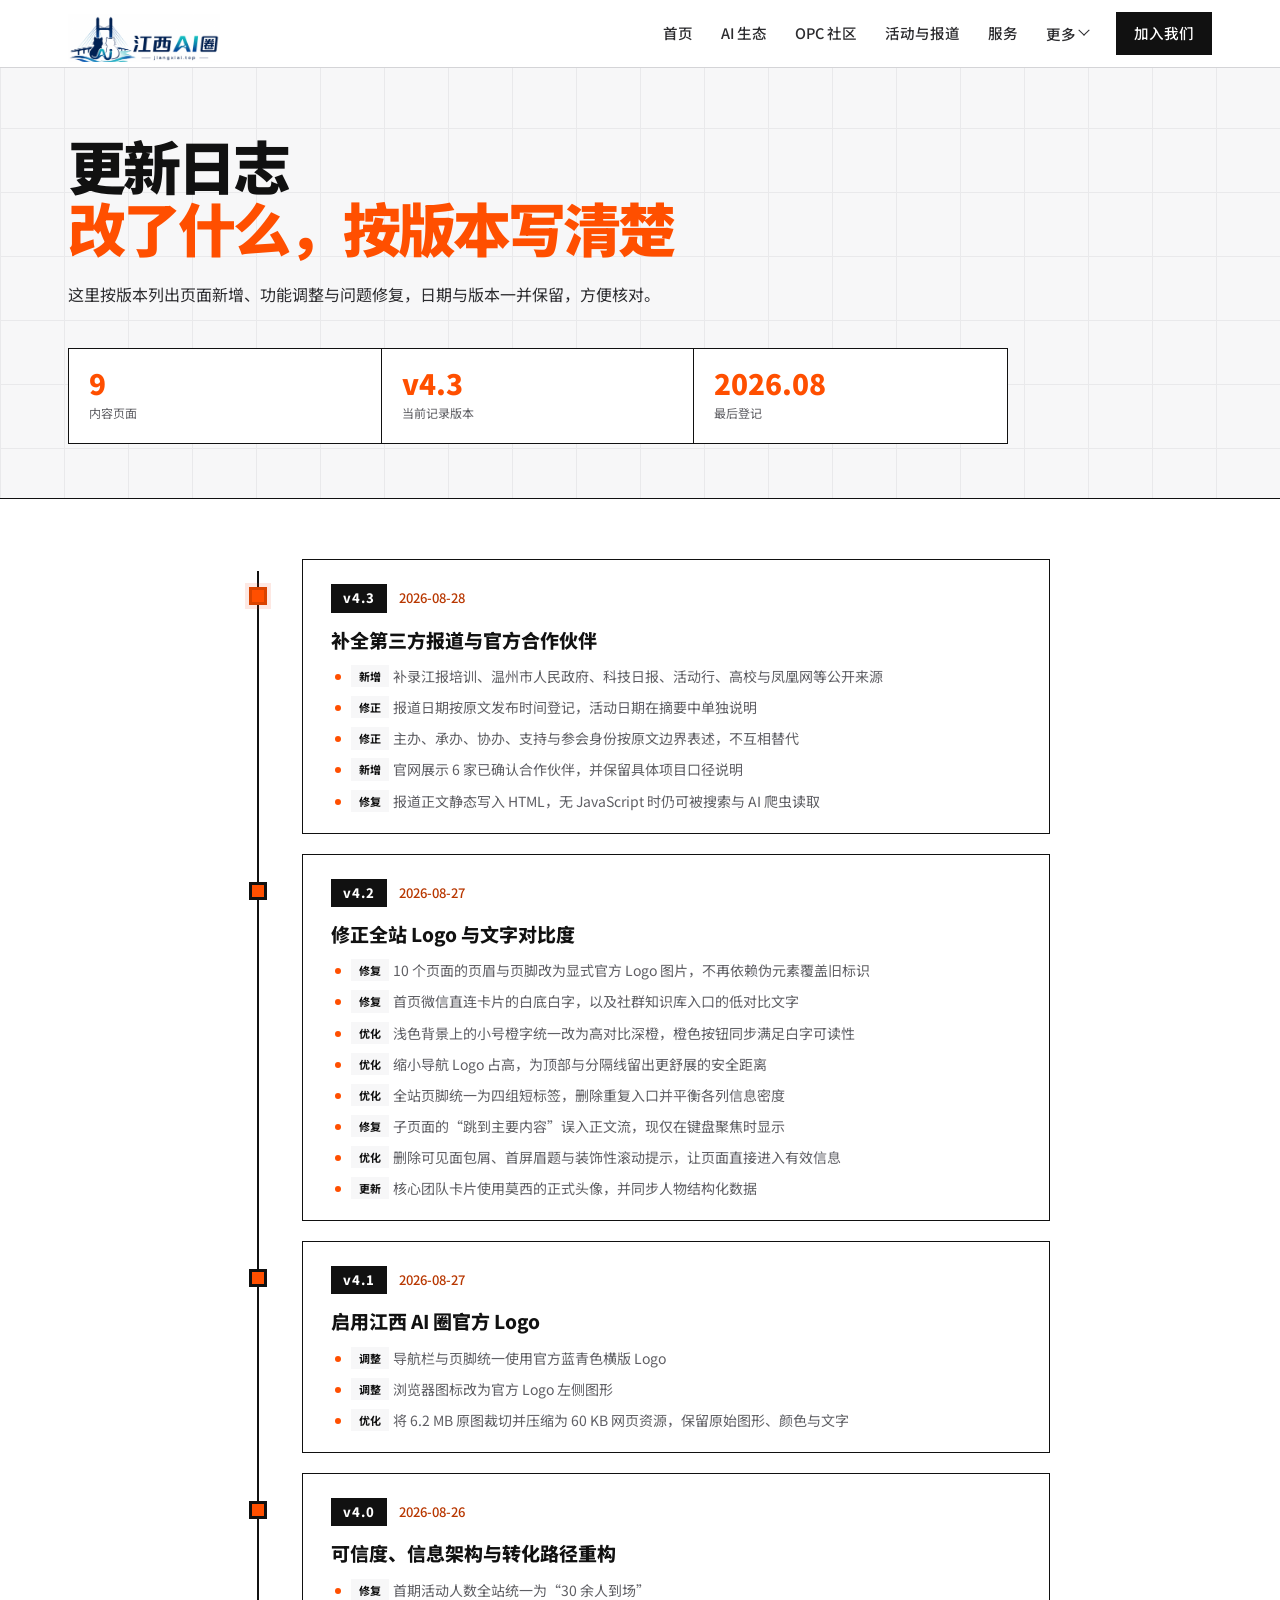
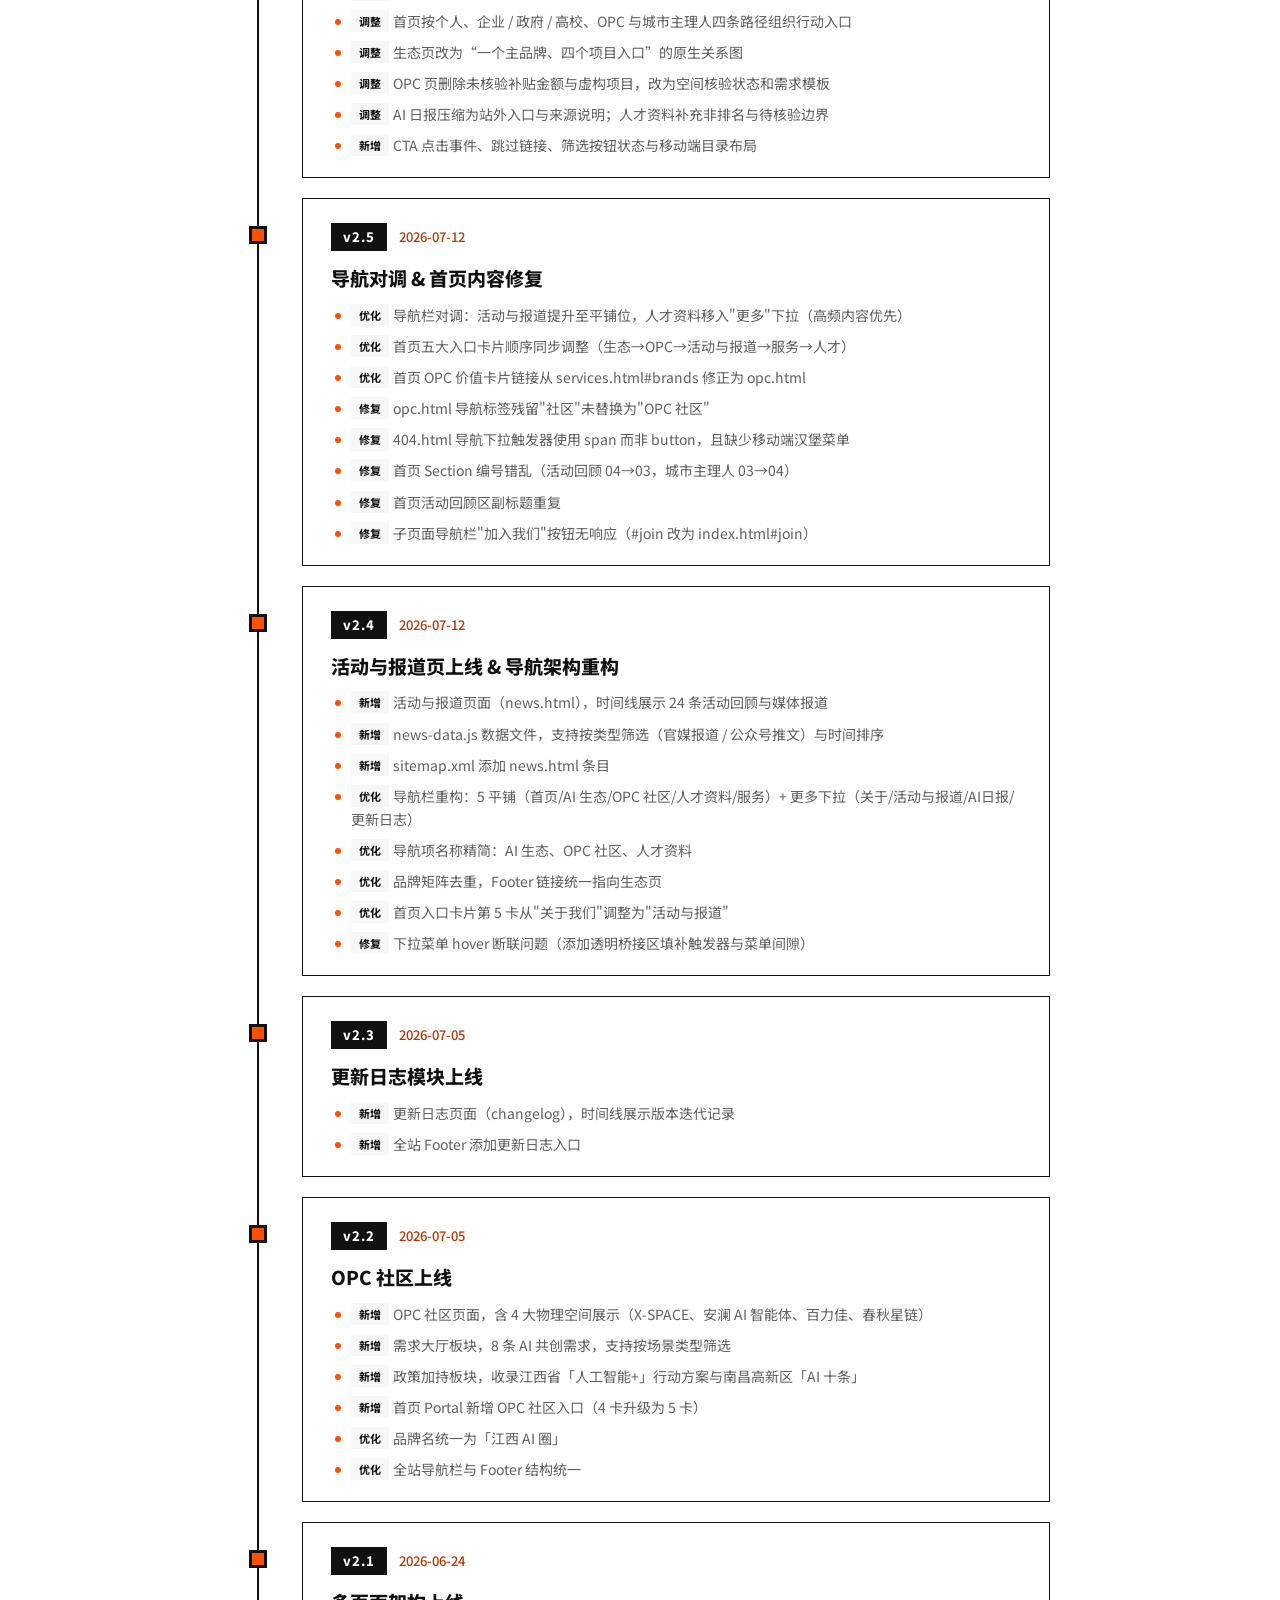
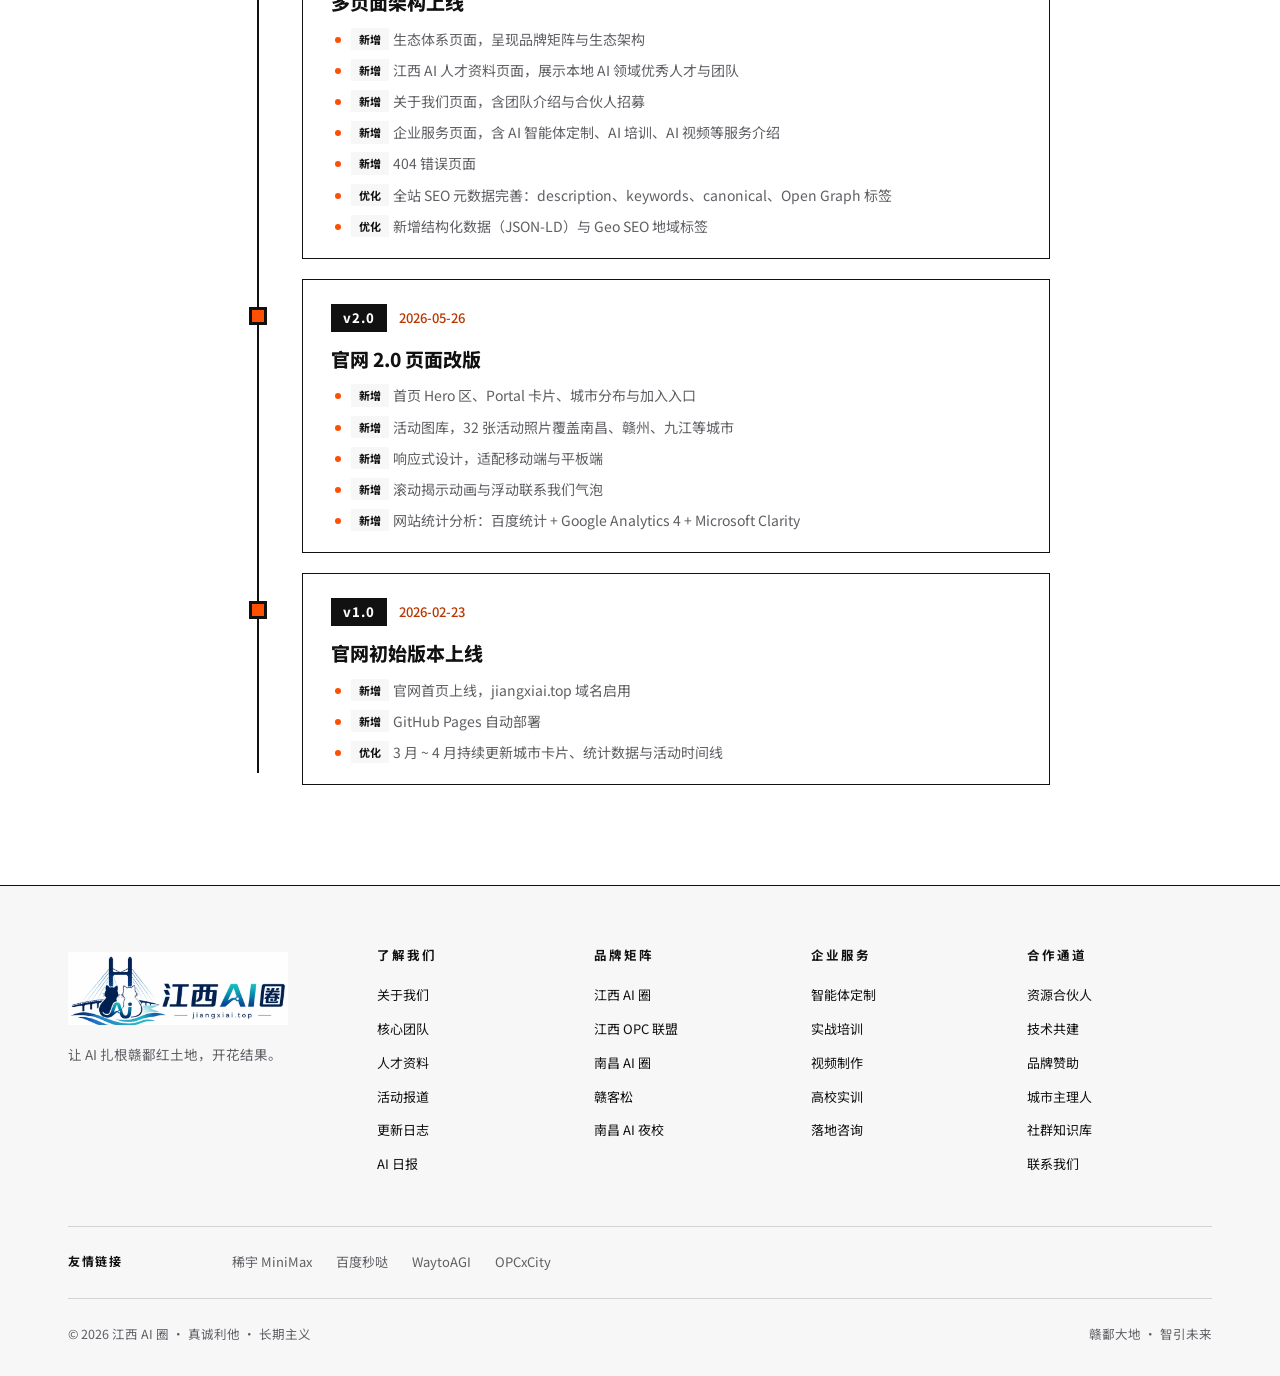
<file: changelog.html>
<!DOCTYPE html>
<html lang="zh-CN">
<head>
  <meta charset="UTF-8" />
  <meta name="viewport" content="width=device-width, initial-scale=1.0" />
  <title>官网更新记录｜江西 AI 圈</title>
  <meta name="description" content="江西 AI 圈官网更新记录，按版本公开页面新增、功能调整与问题修复。" />
  <meta name="keywords" content="更新日志,版本记录,江西AI圈,江西OPC联盟,网站更新,changelog" />
  <meta name="baidu-site-verification" content="codeva-94X3NdR9Ha" />
  <meta name="robots" content="index, follow, max-image-preview:large, max-snippet:-1, max-video-preview:-1" />
  <link rel="canonical" href="https://jiangxiai.top/changelog.html" />

  <!-- Favicon -->
  <link rel="icon" type="image/png" sizes="256x256" href="img/jiangxi-ai-icon-official.png" />
  <link rel="apple-touch-icon" href="img/jiangxi-ai-icon-official.png" />

  <!-- Open Graph -->
  <meta property="og:type" content="website" />
  <meta property="og:url" content="https://jiangxiai.top/changelog.html" />
  <meta property="og:title" content="官网更新记录｜江西 AI 圈" />
  <meta property="og:description" content="按版本公开页面新增、功能调整与问题修复。" />
  <meta property="og:image" content="https://jiangxiai.top/img/og-cover.jpg" />
  <meta property="og:locale" content="zh_CN" />
  <meta property="og:site_name" content="江西 AI 圈" />

  <!-- Twitter Card -->
  <meta name="twitter:card" content="summary_large_image" />
  <meta name="twitter:title" content="官网更新记录｜江西 AI 圈" />
  <meta name="twitter:description" content="按版本公开页面新增、功能调整与问题修复。" />
  <meta name="twitter:image" content="https://jiangxiai.top/img/og-cover.jpg" />

  <!-- Fonts -->
  <link rel="preconnect" href="https://fonts.loli.net" />
  <link rel="preconnect" href="https://fonts.loli.net" crossorigin />
  <link href="https://fonts.loli.net/css2?family=Noto+Serif+SC:wght@500;700;900&family=Noto+Sans+SC:wght@300;400;500;700;900&display=swap" rel="stylesheet" />
  <link rel="stylesheet" href="styles.css?v=20260830c" />

  <!-- 结构化数据 -->
  <script type="application/ld+json">
  {
    "@context": "https://schema.org",
    "@graph": [
      {
        "@type": "WebPage",
        "url": "https://jiangxiai.top/changelog.html",
        "name": "官网更新记录",
        "description": "江西 AI 圈官网更新记录，按版本公开页面新增、功能调整与问题修复。",
        "isPartOf": { "@type": "WebSite", "url": "https://jiangxiai.top/", "name": "江西 AI 圈" },
        "breadcrumb": { "@type": "BreadcrumbList", "itemListElement": [
          { "@type": "ListItem", "position": 1, "name": "首页", "item": "https://jiangxiai.top/" },
          { "@type": "ListItem", "position": 2, "name": "更新日志", "item": "https://jiangxiai.top/changelog.html" }
        ]}
      }
    ]
  }
  </script>

  <!-- 网站统计：Microsoft Clarity -->
  <script type="text/javascript">
    (function(c,l,a,r,i,t,y){
      c[a]=c[a]||function(){(c[a].q=c[a].q||[]).push(arguments)};
      t=l.createElement(r);t.async=1;t.src="https://www.clarity.ms/tag/"+i;
      y=l.getElementsByTagName(r)[0];y.parentNode.insertBefore(t,y);
    })(window, document, "clarity", "script", "xbm9ujg700");
  </script>

  <!-- 百度统计 -->
  <script>
    var _hmt = _hmt || [];
    (function() {
      var hm = document.createElement('script');
      hm.src = 'https://hm.baidu.com/hm.js?73ce09a56fa2438a07367a57c97f3c90';
      var s = document.getElementsByTagName('script')[0];
      s.parentNode.insertBefore(hm, s);
    })();
  </script>

  <!-- Google Analytics 4 -->
  <script async src="https://www.googletagmanager.com/gtag/js?id=G-G5CPYK6K0J"></script>
  <script>
    window.dataLayer = window.dataLayer || [];
    function gtag(){dataLayer.push(arguments);}
    gtag('js', new Date());
    gtag('config', 'G-G5CPYK6K0J');
  </script>
</head>
<body class="subpage-v3 page-editorial page-utility">
  <a class="skip-link" href="#main-content">跳到主要内容</a>

  <!-- ============ NAV ============ -->
  <nav class="nav" id="nav">
    <div class="container nav-inner">
      <a href="index.html" class="brand">
        <img class="brand-logo" src="img/jiangxi-ai-logo-official.webp" width="1440" height="532" alt="江西 AI 圈" decoding="async" />
      </a>
      <div class="nav-links" id="primaryNav">
        <a href="index.html">首页</a>
        <a href="ecosystem.html">AI 生态</a>
        <a href="opc.html">OPC 社区</a>
        <a href="news.html">活动与报道</a>
        <a href="services.html">服务</a>
        <div class="nav-dropdown">
          <button class="nav-drop-trigger" type="button" aria-haspopup="true" aria-expanded="false">
            更多 <span class="nav-drop-caret" aria-hidden="true"></span>
          </button>
          <div class="nav-drop-menu" role="menu">
            <a href="about.html" role="menuitem">关于我们</a>
            <a href="talents.html" role="menuitem">人才资料</a>
            <a href="aidaily.html" role="menuitem">AI 日报</a>
          </div>
        </div>
        <a href="index.html#join" class="nav-cta">加入我们</a>
      </div>
      <button class="nav-toggle" aria-label="菜单" aria-expanded="false" aria-controls="primaryNav" id="navToggle">
        <span></span><span></span><span></span>
      </button>
    </div>
  </nav>

  <main id="main-content">
  <!-- ============ HERO ============ -->
  <header class="changelog-hero">
    <div class="hero-bg" style="position:absolute;inset:0;z-index:-2;"></div>
    <div class="hero-grid" style="position:absolute;inset:0;z-index:-1;"></div>
    <div class="container" style="position:relative;">
      <h1 style="font-family:var(--font-serif);font-size:clamp(28px,5vw,52px);font-weight:900;color:var(--ink-900);margin:16px 0 14px;line-height:1.2;">
        更新日志<br /><span class="grad">改了什么，按版本写清楚</span>
      </h1>
      <p style="max-width:560px;margin:0 auto;font-size:15px;color:var(--ink-500);line-height:1.7;">
        这里按版本列出页面新增、功能调整与问题修复，日期与版本一并保留，方便核对。
      </p>
      <div class="changelog-stats">
        <div class="changelog-stat">
          <strong>9</strong>
          <span>内容页面</span>
        </div>
        <div class="changelog-stat">
          <strong>v4.3</strong>
          <span>当前记录版本</span>
        </div>
        <div class="changelog-stat">
          <strong>2026.08</strong>
          <span>最后登记</span>
        </div>
      </div>
    </div>
  </header>

  <!-- ============ TIMELINE ============ -->
  <section style="padding:60px 0 80px;">
    <div class="container">
      <div class="changelog-timeline">

        <!-- v4.3 -->
        <div class="cl-item reveal">
          <div class="cl-dot"></div>
          <div class="cl-card">
            <div class="cl-card-head">
              <span class="cl-version">v4.3</span>
              <span class="cl-date">2026-08-28</span>
            </div>
            <h3 class="cl-title">补全第三方报道与官方合作伙伴</h3>
            <ul class="cl-list">
              <li><span class="cl-tag cl-tag-new">新增</span>补录江报培训、温州市人民政府、科技日报、活动行、高校与凤凰网等公开来源</li>
              <li><span class="cl-tag cl-tag-update">修正</span>报道日期按原文发布时间登记，活动日期在摘要中单独说明</li>
              <li><span class="cl-tag cl-tag-update">修正</span>主办、承办、协办、支持与参会身份按原文边界表述，不互相替代</li>
              <li><span class="cl-tag cl-tag-new">新增</span>官网展示 6 家已确认合作伙伴，并保留具体项目口径说明</li>
              <li><span class="cl-tag cl-tag-fix">修复</span>报道正文静态写入 HTML，无 JavaScript 时仍可被搜索与 AI 爬虫读取</li>
            </ul>
          </div>
        </div>

        <!-- v4.2 -->
        <div class="cl-item reveal">
          <div class="cl-dot"></div>
          <div class="cl-card">
            <div class="cl-card-head">
              <span class="cl-version">v4.2</span>
              <span class="cl-date">2026-08-27</span>
            </div>
            <h3 class="cl-title">修正全站 Logo 与文字对比度</h3>
            <ul class="cl-list">
              <li><span class="cl-tag cl-tag-fix">修复</span>10 个页面的页眉与页脚改为显式官方 Logo 图片，不再依赖伪元素覆盖旧标识</li>
              <li><span class="cl-tag cl-tag-fix">修复</span>首页微信直连卡片的白底白字，以及社群知识库入口的低对比文字</li>
              <li><span class="cl-tag cl-tag-update">优化</span>浅色背景上的小号橙字统一改为高对比深橙，橙色按钮同步满足白字可读性</li>
              <li><span class="cl-tag cl-tag-update">优化</span>缩小导航 Logo 占高，为顶部与分隔线留出更舒展的安全距离</li>
              <li><span class="cl-tag cl-tag-update">优化</span>全站页脚统一为四组短标签，删除重复入口并平衡各列信息密度</li>
              <li><span class="cl-tag cl-tag-fix">修复</span>子页面的“跳到主要内容”误入正文流，现仅在键盘聚焦时显示</li>
              <li><span class="cl-tag cl-tag-update">优化</span>删除可见面包屑、首屏眉题与装饰性滚动提示，让页面直接进入有效信息</li>
              <li><span class="cl-tag cl-tag-update">更新</span>核心团队卡片使用莫西的正式头像，并同步人物结构化数据</li>
            </ul>
          </div>
        </div>

        <!-- v4.1 -->
        <div class="cl-item reveal">
          <div class="cl-dot"></div>
          <div class="cl-card">
            <div class="cl-card-head">
              <span class="cl-version">v4.1</span>
              <span class="cl-date">2026-08-27</span>
            </div>
            <h3 class="cl-title">启用江西 AI 圈官方 Logo</h3>
            <ul class="cl-list">
              <li><span class="cl-tag cl-tag-update">调整</span>导航栏与页脚统一使用官方蓝青色横版 Logo</li>
              <li><span class="cl-tag cl-tag-update">调整</span>浏览器图标改为官方 Logo 左侧图形</li>
              <li><span class="cl-tag cl-tag-fix">优化</span>将 6.2 MB 原图裁切并压缩为 60 KB 网页资源，保留原始图形、颜色与文字</li>
            </ul>
          </div>
        </div>

        <!-- v4.0 -->
        <div class="cl-item reveal">
          <div class="cl-dot"></div>
          <div class="cl-card">
            <div class="cl-card-head">
              <span class="cl-version">v4.0</span>
              <span class="cl-date">2026-08-26</span>
            </div>
            <h3 class="cl-title">可信度、信息架构与转化路径重构</h3>
            <ul class="cl-list">
              <li><span class="cl-tag cl-tag-fix">修复</span>首期活动人数全站统一为“30 余人到场”</li>
              <li><span class="cl-tag cl-tag-update">调整</span>首页按个人、企业 / 政府 / 高校、OPC 与城市主理人四条路径组织行动入口</li>
              <li><span class="cl-tag cl-tag-update">调整</span>生态页改为“一个主品牌、四个项目入口”的原生关系图</li>
              <li><span class="cl-tag cl-tag-update">调整</span>OPC 页删除未核验补贴金额与虚构项目，改为空间核验状态和需求模板</li>
              <li><span class="cl-tag cl-tag-update">调整</span>AI 日报压缩为站外入口与来源说明；人才资料补充非排名与待核验边界</li>
              <li><span class="cl-tag cl-tag-new">新增</span>CTA 点击事件、跳过链接、筛选按钮状态与移动端目录布局</li>
            </ul>
          </div>
        </div>

        <!-- v2.5 -->
        <div class="cl-item reveal">
          <div class="cl-dot"></div>
          <div class="cl-card">
            <div class="cl-card-head">
              <span class="cl-version">v2.5</span>
              <span class="cl-date">2026-07-12</span>
            </div>
            <h3 class="cl-title">导航对调 &amp; 首页内容修复</h3>
            <ul class="cl-list">
              <li><span class="cl-tag cl-tag-update">优化</span>导航栏对调：活动与报道提升至平铺位，人才资料移入"更多"下拉（高频内容优先）</li>
              <li><span class="cl-tag cl-tag-update">优化</span>首页五大入口卡片顺序同步调整（生态→OPC→活动与报道→服务→人才）</li>
              <li><span class="cl-tag cl-tag-update">优化</span>首页 OPC 价值卡片链接从 services.html#brands 修正为 opc.html</li>
              <li><span class="cl-tag cl-tag-fix">修复</span>opc.html 导航标签残留"社区"未替换为"OPC 社区"</li>
              <li><span class="cl-tag cl-tag-fix">修复</span>404.html 导航下拉触发器使用 span 而非 button，且缺少移动端汉堡菜单</li>
              <li><span class="cl-tag cl-tag-fix">修复</span>首页 Section 编号错乱（活动回顾 04→03，城市主理人 03→04）</li>
              <li><span class="cl-tag cl-tag-fix">修复</span>首页活动回顾区副标题重复</li>
              <li><span class="cl-tag cl-tag-fix">修复</span>子页面导航栏"加入我们"按钮无响应（#join 改为 index.html#join）</li>
            </ul>
          </div>
        </div>

        <!-- v2.4 -->
        <div class="cl-item reveal">
          <div class="cl-dot"></div>
          <div class="cl-card">
            <div class="cl-card-head">
              <span class="cl-version">v2.4</span>
              <span class="cl-date">2026-07-12</span>
            </div>
            <h3 class="cl-title">活动与报道页上线 &amp; 导航架构重构</h3>
            <ul class="cl-list">
              <li><span class="cl-tag cl-tag-new">新增</span>活动与报道页面（news.html），时间线展示 24 条活动回顾与媒体报道</li>
              <li><span class="cl-tag cl-tag-new">新增</span>news-data.js 数据文件，支持按类型筛选（官媒报道 / 公众号推文）与时间排序</li>
              <li><span class="cl-tag cl-tag-new">新增</span>sitemap.xml 添加 news.html 条目</li>
              <li><span class="cl-tag cl-tag-update">优化</span>导航栏重构：5 平铺（首页/AI 生态/OPC 社区/人才资料/服务）+ 更多下拉（关于/活动与报道/AI日报/更新日志）</li>
              <li><span class="cl-tag cl-tag-update">优化</span>导航项名称精简：AI 生态、OPC 社区、人才资料</li>
              <li><span class="cl-tag cl-tag-update">优化</span>品牌矩阵去重，Footer 链接统一指向生态页</li>
              <li><span class="cl-tag cl-tag-update">优化</span>首页入口卡片第 5 卡从"关于我们"调整为"活动与报道"</li>
              <li><span class="cl-tag cl-tag-fix">修复</span>下拉菜单 hover 断联问题（添加透明桥接区填补触发器与菜单间隙）</li>
            </ul>
          </div>
        </div>

        <!-- v2.3 -->
        <div class="cl-item reveal">
          <div class="cl-dot"></div>
          <div class="cl-card">
            <div class="cl-card-head">
              <span class="cl-version">v2.3</span>
              <span class="cl-date">2026-07-05</span>
            </div>
            <h3 class="cl-title">更新日志模块上线</h3>
            <ul class="cl-list">
              <li><span class="cl-tag cl-tag-new">新增</span>更新日志页面（changelog），时间线展示版本迭代记录</li>
              <li><span class="cl-tag cl-tag-new">新增</span>全站 Footer 添加更新日志入口</li>
            </ul>
          </div>
        </div>

        <!-- v2.2 -->
        <div class="cl-item reveal">
          <div class="cl-dot"></div>
          <div class="cl-card">
            <div class="cl-card-head">
              <span class="cl-version">v2.2</span>
              <span class="cl-date">2026-07-05</span>
            </div>
            <h3 class="cl-title">OPC 社区上线</h3>
            <ul class="cl-list">
              <li><span class="cl-tag cl-tag-new">新增</span>OPC 社区页面，含 4 大物理空间展示（X-SPACE、安澜 AI 智能体、百力佳、春秋星链）</li>
              <li><span class="cl-tag cl-tag-new">新增</span>需求大厅板块，8 条 AI 共创需求，支持按场景类型筛选</li>
              <li><span class="cl-tag cl-tag-new">新增</span>政策加持板块，收录江西省「人工智能+」行动方案与南昌高新区「AI 十条」</li>
              <li><span class="cl-tag cl-tag-new">新增</span>首页 Portal 新增 OPC 社区入口（4 卡升级为 5 卡）</li>
              <li><span class="cl-tag cl-tag-update">优化</span>品牌名统一为「江西 AI 圈」</li>
              <li><span class="cl-tag cl-tag-update">优化</span>全站导航栏与 Footer 结构统一</li>
            </ul>
          </div>
        </div>

        <!-- v2.1 -->
        <div class="cl-item reveal">
          <div class="cl-dot"></div>
          <div class="cl-card">
            <div class="cl-card-head">
              <span class="cl-version">v2.1</span>
              <span class="cl-date">2026-06-24</span>
            </div>
            <h3 class="cl-title">多页面架构上线</h3>
            <ul class="cl-list">
              <li><span class="cl-tag cl-tag-new">新增</span>生态体系页面，呈现品牌矩阵与生态架构</li>
              <li><span class="cl-tag cl-tag-new">新增</span>江西 AI 人才资料页面，展示本地 AI 领域优秀人才与团队</li>
              <li><span class="cl-tag cl-tag-new">新增</span>关于我们页面，含团队介绍与合伙人招募</li>
              <li><span class="cl-tag cl-tag-new">新增</span>企业服务页面，含 AI 智能体定制、AI 培训、AI 视频等服务介绍</li>
              <li><span class="cl-tag cl-tag-new">新增</span>404 错误页面</li>
              <li><span class="cl-tag cl-tag-update">优化</span>全站 SEO 元数据完善：description、keywords、canonical、Open Graph 标签</li>
              <li><span class="cl-tag cl-tag-update">优化</span>新增结构化数据（JSON-LD）与 Geo SEO 地域标签</li>
            </ul>
          </div>
        </div>

        <!-- v2.0 -->
        <div class="cl-item reveal">
          <div class="cl-dot"></div>
          <div class="cl-card">
            <div class="cl-card-head">
              <span class="cl-version">v2.0</span>
              <span class="cl-date">2026-05-26</span>
            </div>
            <h3 class="cl-title">官网 2.0 页面改版</h3>
            <ul class="cl-list">
              <li><span class="cl-tag cl-tag-new">新增</span>首页 Hero 区、Portal 卡片、城市分布与加入入口</li>
              <li><span class="cl-tag cl-tag-new">新增</span>活动图库，32 张活动照片覆盖南昌、赣州、九江等城市</li>
              <li><span class="cl-tag cl-tag-new">新增</span>响应式设计，适配移动端与平板端</li>
              <li><span class="cl-tag cl-tag-new">新增</span>滚动揭示动画与浮动联系我们气泡</li>
              <li><span class="cl-tag cl-tag-new">新增</span>网站统计分析：百度统计 + Google Analytics 4 + Microsoft Clarity</li>
            </ul>
          </div>
        </div>

        <!-- v1.0 -->
        <div class="cl-item reveal">
          <div class="cl-dot"></div>
          <div class="cl-card">
            <div class="cl-card-head">
              <span class="cl-version">v1.0</span>
              <span class="cl-date">2026-02-23</span>
            </div>
            <h3 class="cl-title">官网初始版本上线</h3>
            <ul class="cl-list">
              <li><span class="cl-tag cl-tag-new">新增</span>官网首页上线，jiangxiai.top 域名启用</li>
              <li><span class="cl-tag cl-tag-new">新增</span>GitHub Pages 自动部署</li>
              <li><span class="cl-tag cl-tag-update">优化</span>3 月 ~ 4 月持续更新城市卡片、统计数据与活动时间线</li>
            </ul>
          </div>
        </div>

      </div>
    </div>
  </section>
  </main>

  <!-- ============ FOOTER ============ -->
  <footer class="footer">
    <div class="container">
      <div class="footer-grid">
        <div class="footer-brand">
          <div class="brand">
            <img class="brand-logo" src="img/jiangxi-ai-logo-official.webp" width="1440" height="532" alt="江西 AI 圈" loading="lazy" decoding="async" />
          </div>
          <p>让 AI 扎根赣鄱红土地，开花结果。</p>
        </div>
        <div class="footer-col">
          <h5>了解我们</h5>
          <ul>
            <li><a href="about.html">关于我们</a></li>
            <li><a href="about.html#team">核心团队</a></li>
            <li><a href="talents.html">人才资料</a></li>
            <li><a href="news.html">活动报道</a></li>
            <li><a href="changelog.html">更新日志</a></li>
            <li><a href="aidaily.html">AI 日报</a></li>
          </ul>
        </div>
        <div class="footer-col">
          <h5>品牌矩阵</h5>
          <ul>
            <li><a href="ecosystem.html">江西 AI 圈</a></li>
            <li><a href="ecosystem.html">江西 OPC 联盟</a></li>
            <li><a href="ecosystem.html">南昌 AI 圈</a></li>
            <li><a href="ecosystem.html">赣客松</a></li>
            <li><a href="ecosystem.html">南昌 AI 夜校</a></li>
          </ul>
        </div>
        <div class="footer-col">
          <h5>企业服务</h5>
          <ul>
            <li><a href="services.html#solutions" aria-label="AI 智能体定制">智能体定制</a></li>
            <li><a href="services.html#solutions" aria-label="AI 实战培训">实战培训</a></li>
            <li><a href="services.html#solutions" aria-label="AI 视频制作">视频制作</a></li>
            <li><a href="services.html#solutions" aria-label="高校 AI 实训">高校实训</a></li>
            <li><a href="services.html#solutions" aria-label="AI 落地咨询">落地咨询</a></li>
          </ul>
        </div>
        <div class="footer-col">
          <h5>合作通道</h5>
          <ul>
            <li><a href="about.html#partner">资源合伙人</a></li>
            <li><a href="about.html#partner" aria-label="技术与生态共建">技术共建</a></li>
            <li><a href="about.html#partner" aria-label="品牌赞助与冠名">品牌赞助</a></li>
            <li><a href="index.html#city">城市主理人</a></li>
            <li><a href="https://tokendeep.feishu.cn/wiki/RYnHw3zpiim3W9kLOXcctta2n6e?utm_source=jiangxiai&utm_medium=web&utm_campaign=footer&utm_content=footer_kb" target="_blank" rel="noopener">社群知识库</a></li>
            <li><a href="index.html#join">联系我们</a></li>
          </ul>
        </div>
      </div>
      <div class="footer-bottom">
        <span>© 2026 江西 AI 圈 · 真诚利他 · 长期主义</span>
        <span>赣鄱大地 · 智引未来</span>
      </div>
    </div>
  </footer>

  <!-- floating contact bubble -->
  <a href="index.html#join" class="float-cta" aria-label="联系我们">
    <svg width="20" height="20" viewBox="0 0 24 24" fill="none" stroke="currentColor" stroke-width="2"><path d="M21 15a2 2 0 0 1-2 2H7l-4 4V5a2 2 0 0 1 2-2h14a2 2 0 0 1 2 2z"/></svg>
    <span>联系我们</span>
  </a>

  <script src="main.js?v=20260828e"></script>
</body>
</html>
</file>
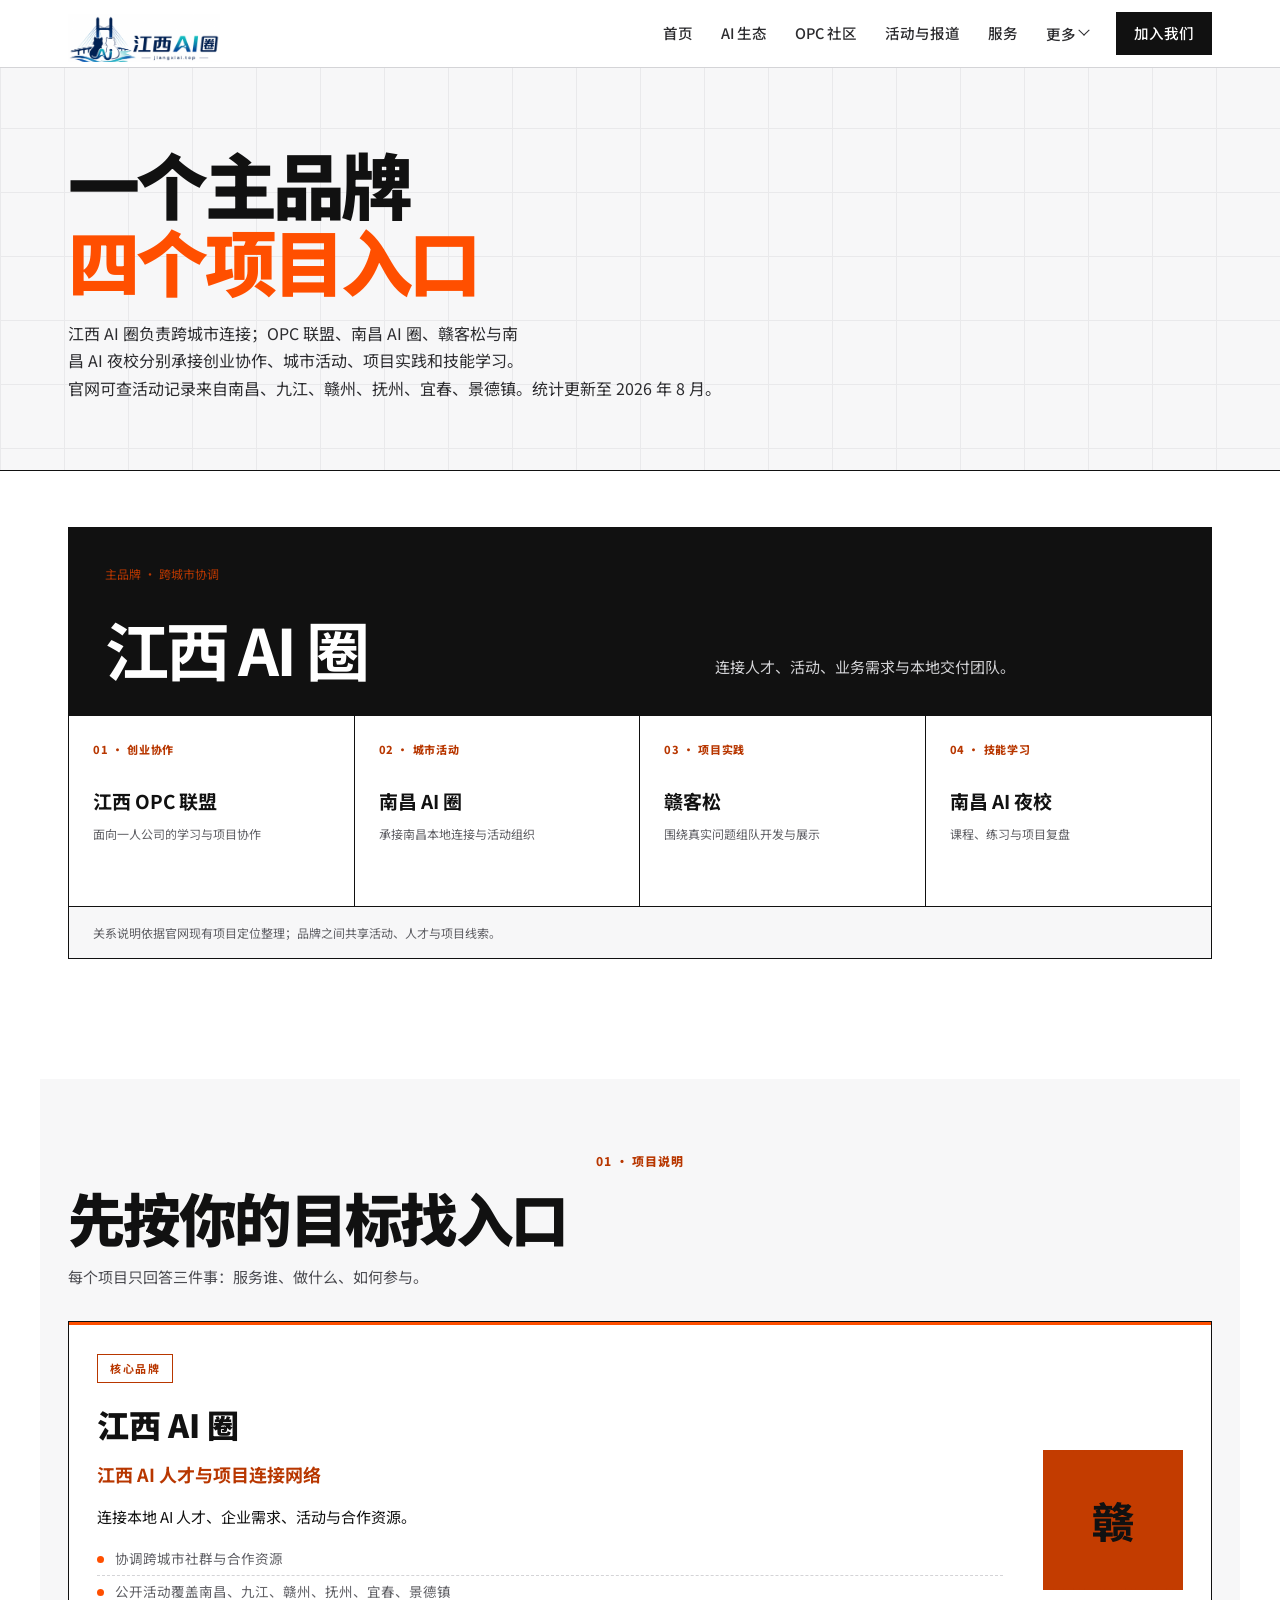
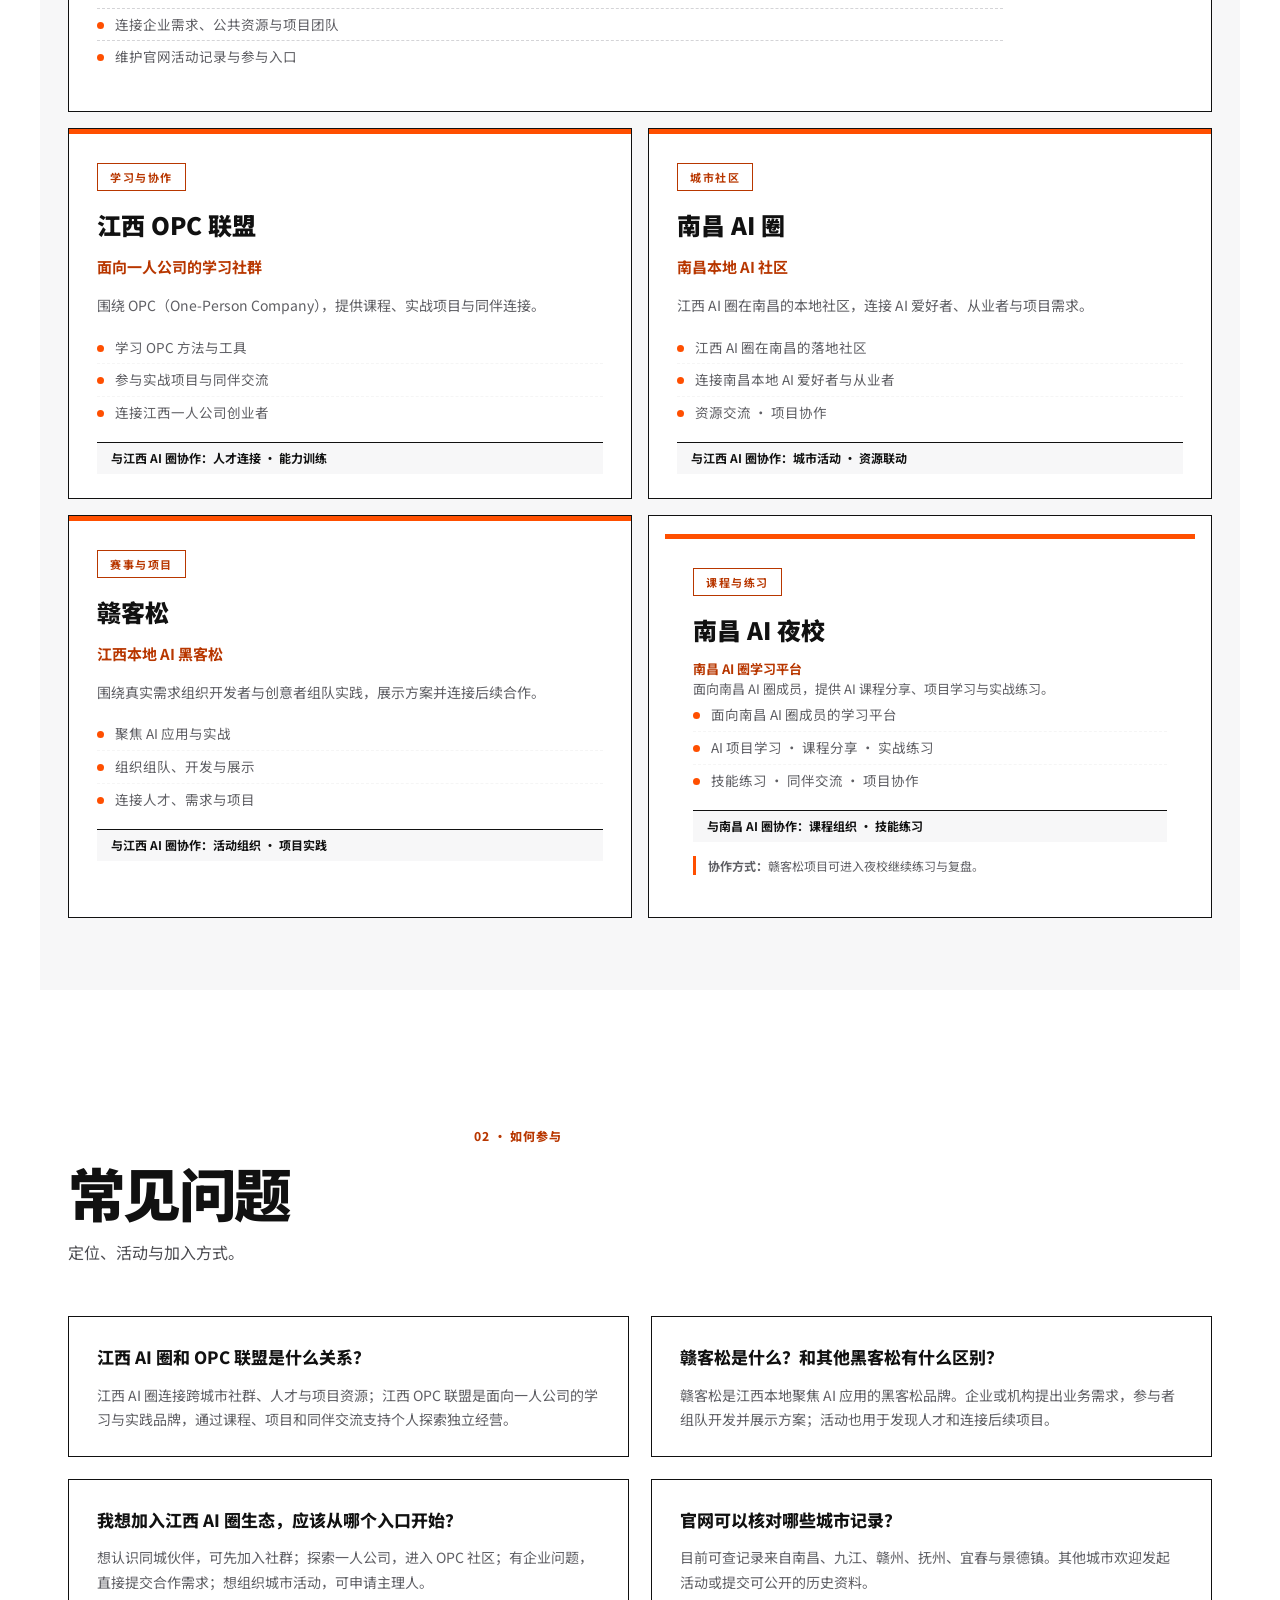
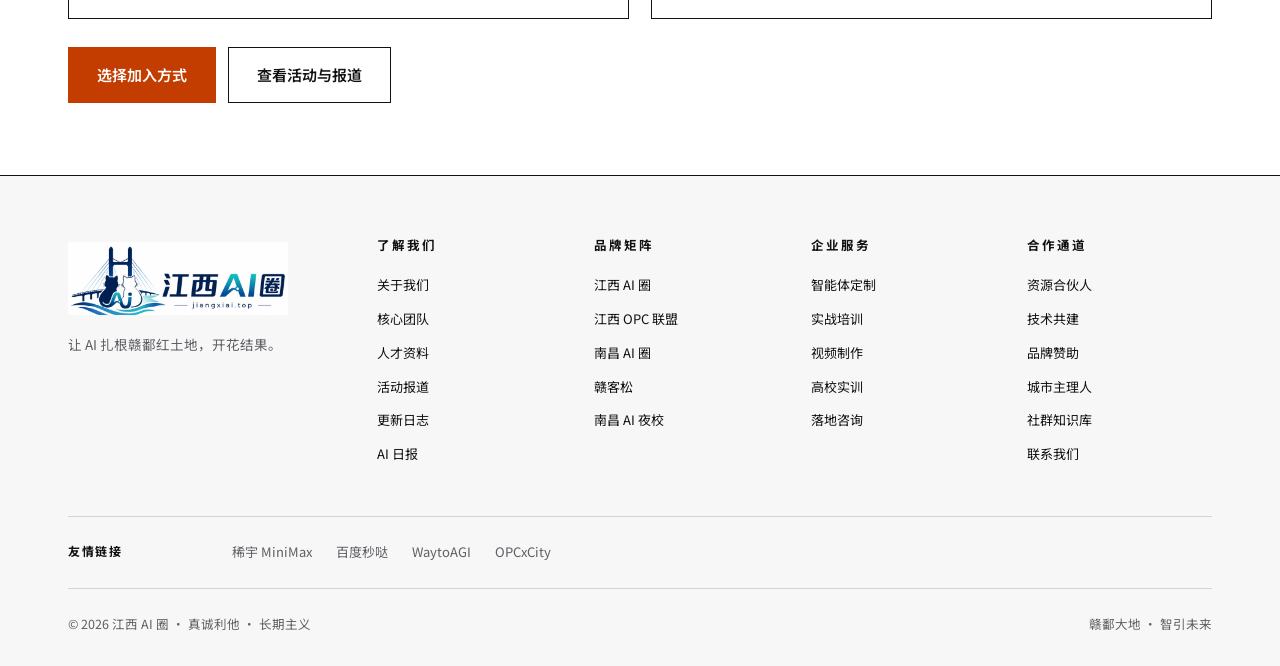
<file: ecosystem.html>
<!DOCTYPE html>
<html lang="zh-CN">
<head>
  <meta charset="UTF-8" />
  <meta name="viewport" content="width=device-width, initial-scale=1.0" />
  <title>江西 AI 生态｜一个主品牌，四个项目入口</title>
  <meta name="description" content="一页看清江西 AI 圈与 OPC 联盟、南昌 AI 圈、赣客松、南昌 AI 夜校的分工和参与入口。" />
  <meta name="keywords" content="江西AI,南昌AI,赣州AI,江西OPC,南昌OPC,OPC联盟,赣客松,南昌AI夜校,江西AI生态,江西AI社群,江西AIGC" />
  <meta name="baidu-site-verification" content="codeva-94X3NdR9Ha" />
  <meta name="robots" content="index, follow, max-image-preview:large, max-snippet:-1, max-video-preview:-1" />
  <link rel="canonical" href="https://jiangxiai.top/ecosystem.html" />

  <!-- Geo SEO -->
  <meta name="geo.region" content="CN-JX" />
  <meta name="geo.placename" content="江西, 南昌, 赣州, 九江, 宜春, 景德镇, 吉安, 抚州, 上饶, 鹰潭, 新余, 萍乡" />
  <meta name="geo.position" content="28.6820;115.8579" />
  <meta name="ICBM" content="28.6820, 115.8579" />

  <!-- Favicon -->
  <link rel="icon" type="image/png" sizes="256x256" href="img/jiangxi-ai-icon-official.png" />
  <link rel="apple-touch-icon" href="img/jiangxi-ai-icon-official.png" />

  <!-- Open Graph -->
  <meta property="og:type" content="website" />
  <meta property="og:url" content="https://jiangxiai.top/ecosystem.html" />
  <meta property="og:title" content="江西 AI 生态｜一个主品牌，四个项目入口" />
  <meta property="og:description" content="看清江西 AI 圈与四个项目入口如何分工。" />
  <meta property="og:image" content="https://jiangxiai.top/img/og-cover.jpg" />
  <meta property="og:image:width" content="1200" />
  <meta property="og:image:height" content="630" />
  <meta property="og:locale" content="zh_CN" />
  <meta property="og:site_name" content="江西 AI 圈" />

  <!-- Twitter Card -->
  <meta name="twitter:card" content="summary_large_image" />
  <meta name="twitter:title" content="江西 AI 生态｜一个主品牌，四个项目入口" />
  <meta name="twitter:description" content="看清江西 AI 圈与四个项目入口如何分工。" />
  <meta name="twitter:image" content="https://jiangxiai.top/img/og-cover.jpg" />

  <!-- Fonts -->
  <link rel="preconnect" href="https://fonts.loli.net" />
  <link rel="preconnect" href="https://fonts.loli.net" crossorigin />
  <link href="https://fonts.loli.net/css2?family=Noto+Serif+SC:wght@500;700;900&family=Noto+Sans+SC:wght@300;400;500;700;900&display=swap" rel="stylesheet" />
  <link rel="stylesheet" href="styles.css?v=20260830c" />

  <!-- 结构化数据：WebPage + BreadcrumbList -->
  <script type="application/ld+json">
  {
    "@context": "https://schema.org",
    "@graph": [
      {
        "@type": "WebPage",
        "url": "https://jiangxiai.top/ecosystem.html",
        "name": "江西 AI 生态",
        "description": "江西 AI 圈与 OPC 联盟、南昌 AI 圈、赣客松、南昌 AI 夜校的分工和参与入口。官网可查活动记录来自南昌、九江、赣州、抚州、宜春、景德镇。",
        "areaServed": [
          { "@type": "City", "name": "南昌" },
          { "@type": "City", "name": "九江" },
          { "@type": "City", "name": "赣州" },
          { "@type": "City", "name": "抚州" },
          { "@type": "City", "name": "宜春" },
          { "@type": "City", "name": "景德镇" }
        ],
        "isPartOf": { "@type": "WebSite", "url": "https://jiangxiai.top/", "name": "江西 AI 圈" },
        "breadcrumb": { "@type": "BreadcrumbList", "itemListElement": [
          { "@type": "ListItem", "position": 1, "name": "首页", "item": "https://jiangxiai.top/" },
          { "@type": "ListItem", "position": 2, "name": "AI 生态", "item": "https://jiangxiai.top/ecosystem.html" }
        ]}
      }
    ]
  }
  </script>

  <style>
    /* ===== Page-specific styles for ecosystem page ===== */
    .section-tag {
      display: block;
      text-align: center;
      font-size: 18px;
      letter-spacing: 2px;
      color: var(--soil-500);
      font-weight: 700;
      margin-bottom: 12px;
      text-transform: uppercase;
    }

    .eco-hero {
      padding: calc(var(--nav-h) + 60px) 0 60px;
      text-align: center;
      background:
        radial-gradient(ellipse at 50% 20%, rgba(232, 69, 26, 0.10), transparent 55%),
        radial-gradient(ellipse at 20% 80%, rgba(0, 224, 208, 0.08), transparent 50%),
        linear-gradient(180deg, var(--bg) 0%, #f5ebde 100%);
    }
    .eco-hero h1 {
      font-family: var(--font-serif);
      font-size: clamp(26px, 4.5vw, 48px);
      font-weight: 900;
      color: var(--ink-900);
      margin: 16px 0 12px;
      letter-spacing: -0.3px;
      line-height: 1.2;
    }
    .eco-hero p {
      max-width: 680px;
      margin: 0 auto;
      font-size: 16px;
      color: var(--ink-500);
      line-height: 1.7;
    }

    /* 品牌关系图展示区 */
    .eco-map-section {
      max-width: 1100px;
      margin: 0 auto 64px;
      padding: 0 24px;
    }
    .eco-map-frame {
      background: #fff;
      border-radius: var(--radius-lg);
      box-shadow: var(--shadow);
      border: 1px solid rgba(232, 69, 26, 0.06);
      overflow: hidden;
    }
    .eco-map-frame img {
      width: 100%;
      height: auto;
      display: block;
    }
    .eco-map-caption {
      text-align: center;
      padding: 20px 24px 24px;
      font-size: 14px;
      color: var(--ink-400);
      border-top: 1px solid rgba(21,17,12,.05);
      background: var(--ink-50);
    }

    /* 五大品牌卡片网格 */
    .eco-brands-section {
      max-width: 1100px;
      margin: 0 auto 64px;
      padding: 0 24px;
    }
    .eco-brands-section h2 {
      font-family: var(--font-serif);
      font-size: clamp(24px, 3.5vw, 36px);
      font-weight: 900;
      text-align: center;
      margin: 0 0 12px;
      color: var(--ink-900);
    }
    .eco-brands-subtitle {
      text-align: center;
      font-size: 15px;
      color: var(--ink-400);
      margin-bottom: 40px;
    }

    .eco-brands-grid {
      display: grid;
      grid-template-columns: repeat(2, 1fr);
      gap: 24px;
    }

    .eco-brand-card {
      position: relative;
      background: #fff;
      border-radius: var(--radius-lg);
      border: 1px solid rgba(21,17,12,.07);
      overflow: hidden;
      transition: transform .25s ease, box-shadow .25s ease;
    }
    .eco-brand-card:hover {
      transform: translateY(-4px);
      box-shadow: var(--shadow-lg);
    }
    .eco-brand-card.core-card {
      grid-column: 1 / -1;
      background: linear-gradient(135deg, #4a7df7 0%, #2b6df7 100%);
      color: #fff;
      border: none;
    }

    /* 卡片顶部色条 */
    .eco-brand-accent {
      height: 5px;
    }
    .eco-brand-card.opc-card .eco-brand-accent { background: linear-gradient(90deg, #22c55e, #16a34a); }
    .eco-brand-card.nc-card .eco-brand-accent { background: linear-gradient(90deg, #3b82f6, #2563eb); }
    .eco-brand-card.ganke-card .eco-brand-accent { background: linear-gradient(90deg, #f59e0b, #d97706); }
    .eco-brand-card.night-card .eco-brand-accent { background: linear-gradient(90deg, #8b5cf6, #6d28d9); }
    .eco-brand-card.core-card .eco-brand-accent {
      background: linear-gradient(90deg, rgba(255,255,255,.25), rgba(255,255,255,.08));
      height: 3px;
    }

    .eco-brand-body {
      padding: 28px 28px 24px;
    }

    .eco-brand-tag {
      display: inline-block;
      font-size: 11px;
      font-weight: 700;
      letter-spacing: 1.5px;
      text-transform: uppercase;
      padding: 4px 12px;
      border-radius: 999px;
      margin-bottom: 14px;
    }
    .eco-brand-card.opc-card .eco-brand-tag   { background: rgba(34,197,94,.10); color: #15803d; }
    .eco-brand-card.nc-card .eco-brand-tag     { background: rgba(59,130,246,.10); color: #1d4ed8; }
    .eco-brand-card.ganke-card .eco-brand-tag  { background: rgba(245,158,11,.12); color: #b45309; }
    .eco-brand-card.night-card .eco-brand-tag  { background: rgba(139,92,246,.10); color: #6d28d9; }
    .eco-brand-card.core-card .eco-brand-tag   { background: rgba(255,255,255,.18); color: rgba(255,255,255,.9); }

    .eco-brand-card h3 {
      font-family: var(--font-serif);
      font-size: 24px;
      font-weight: 900;
      margin: 0 0 8px;
      color: var(--ink-900);
    }
    .eco-brand-card.core-card h3 { color: #fff; font-size: 32px; }

    .eco-brand-slogan {
      font-weight: 700;
      font-size: 15px;
      color: var(--soil-600);
      margin: 0 0 14px;
    }
    .eco-brand-card.core-card .eco-brand-slogan { color: rgba(255,255,255,.85); font-size: 18px; }

    .eco-brand-desc {
      font-size: 14px;
      color: var(--ink-500);
      line-height: 1.7;
      margin: 0 0 14px;
    }
    .eco-brand-card.core-card .eco-brand-desc { color: rgba(255,255,255,.80); font-size: 15px; }

    .eco-brand-list {
      list-style: none;
      padding: 0;
      margin: 0 0 14px;
    }
    .eco-brand-list li {
      position: relative;
      padding: 5px 0 5px 18px;
      font-size: 13.5px;
      color: var(--ink-600);
      line-height: 1.6;
      border-bottom: 1px dashed rgba(21,17,12,.04);
    }
    .eco-brand-list li:last-child { border-bottom: none; }
    .eco-brand-list li::before {
      content: "";
      position: absolute;
      left: 0;
      top: 13px;
      width: 7px;
      height: 7px;
      border-radius: 50%;
      background: var(--soil-500);
    }
    .eco-brand-card.opc-card .eco-brand-list li::before { background: #22c55e; }
    .eco-brand-card.nc-card .eco-brand-list li::before   { background: #3b82f6; }
    .eco-brand-card.ganke-card .eco-brand-list li::before{ background: #f59e0b; }
    .eco-brand-card.night-card .eco-brand-list li::before { background: #8b5cf6; }
    .eco-brand-card.core-card .eco-brand-list li::before { background: rgba(255,255,255,.6); }
    .eco-brand-card.core-card .eco-brand-list li { color: rgba(255,255,255,.85); border-color: rgba(255,255,255,.1); }

    .eco-brand-relation {
      display: inline-flex;
      align-items: center;
      gap: 6px;
      font-size: 12px;
      font-weight: 700;
      padding: 5px 14px;
      border-radius: 999px;
      margin-top: 4px;
    }
    .eco-brand-card.opc-card .eco-brand-relation   { background: rgba(34,197,94,.06); color: #15803d; }
    .eco-brand-card.nc-card .eco-brand-relation     { background: rgba(59,130,246,.06); color: #1d4ed8; }
    .eco-brand-card.ganke-card .eco-brand-relation  { background: rgba(245,158,11,.06); color: #b45309; }
    .eco-brand-card.night-card .eco-brand-relation  { background: rgba(139,92,246,.06); color: #6d28d9; }

    /* 核心卡片内部布局 */
    .core-inner {
      display: flex;
      align-items: center;
      gap: 40px;
    }
    .core-text { flex: 1; }
    .core-icon-box {
      flex-shrink: 0;
      width: 140px;
      height: 140px;
      border-radius: 50%;
      background: rgba(255,255,255,.12);
      display: flex;
      align-items: center;
      justify-content: center;
      font-family: var(--font-serif);
      font-size: 42px;
      font-weight: 900;
      border: 2px dashed rgba(255,255,255,.25);
    }

    /* 协同流程区 */
    .eco-flow-section {
      max-width: 900px;
      margin: 0 auto 64px;
      padding: 44px 32px;
      background: linear-gradient(160deg, #fff 0%, var(--ink-50) 100%);
      border-radius: var(--radius-lg);
      border: 1px solid rgba(21,17,12,.06);
    }
    .eco-flow-section h2 {
      font-family: var(--font-serif);
      font-size: clamp(22px, 3vw, 30px);
      font-weight: 900;
      text-align: center;
      margin: 0 0 32px;
      color: var(--ink-900);
    }
    .flow-row {
      display: flex;
      align-items: center;
      justify-content: center;
      gap: 16px;
      margin-bottom: 20px;
      flex-wrap: wrap;
    }
    .flow-node {
      padding: 12px 22px;
      border-radius: var(--radius);
      font-weight: 700;
      font-size: 14px;
      white-space: nowrap;
    }
    .flow-arrow {
      font-size: 20px;
      color: var(--soil-500);
      user-select: none;
    }
    .flow-label {
      font-size: 11.5px;
      color: var(--ink-400);
      text-align: center;
      max-width: 140px;
      margin: 0 auto 8px;
      line-height: 1.45;
    }

    /* 一句话总结 */
    .eco-summary {
      max-width: 800px;
      margin: 0 auto 64px;
      padding: 44px 36px;
      background: linear-gradient(155deg, var(--ink-900) 0%, #2a1a0c 100%);
      color: #fff;
      border-radius: var(--radius-lg);
      text-align: center;
      position: relative;
      overflow: hidden;
    }
    .eco-summary::before {
      content: "";
      position: absolute;
      inset: -30%;
      background: radial-gradient(circle at 25% 20%, rgba(232,69,26,.28), transparent 55%),
                  radial-gradient(circle at 75% 80%, rgba(0,224,208,.12), transparent 55%);
      z-index: 0;
      filter: blur(45px);
    }
    .eco-summary > * { position: relative; z-index: 1; }
    .eco-summary h2 {
      font-family: var(--font-serif);
      font-size: clamp(22px, 3vw, 30px);
      font-weight: 900;
      margin: 0 0 18px;
    }
    .eco-summary p {
      font-size: 15.5px;
      line-height: 1.8;
      color: rgba(255,255,255,.78);
      max-width: 620px;
      margin: 0 auto 28px;
    }
    .eco-summary a {
      display: inline-block;
    }

    @media (max-width: 800px) {
      .eco-brands-grid { grid-template-columns: 1fr; }
      .eco-brand-card.core-card { grid-column: auto; }
      .core-inner { flex-direction: column; text-align: center; gap: 24px; }
      .eco-flow-section { padding: 32px 20px; }
      .eco-summary { padding: 32px 20px; margin: 48px 20px 60px; }
      .eco-map-section { margin-bottom: 40px; }
    }
  </style>

  <!-- 网站统计：Microsoft Clarity -->
  <script type="text/javascript">
    (function(c,l,a,r,i,t,y){
      c[a]=c[a]||function(){(c[a].q=c[a].q||[]).push(arguments)};
      t=l.createElement(r);t.async=1;t.src="https://www.clarity.ms/tag/"+i;
      y=l.getElementsByTagName(r)[0];y.parentNode.insertBefore(t,y);
    })(window, document, "clarity", "script", "xbm9ujg700");
  </script>

  <!-- 百度统计 -->
  <script>
    var _hmt = _hmt || [];
    (function() {
      var hm = document.createElement('script');
      hm.src = 'https://hm.baidu.com/hm.js?73ce09a56fa2438a07367a57c97f3c90';
      var s = document.getElementsByTagName('script')[0];
      s.parentNode.insertBefore(hm, s);
    })();
  </script>

  <!-- Google Analytics 4 -->
  <script async src="https://www.googletagmanager.com/gtag/js?id=G-G5CPYK6K0J"></script>
  <script>
    window.dataLayer = window.dataLayer || [];
    function gtag(){dataLayer.push(arguments);}
    gtag('js', new Date());
    gtag('config', 'G-G5CPYK6K0J');
  </script>
</head>
<body class="subpage-v3 page-directory">
  <a class="skip-link" href="#main-content">跳到主要内容</a>

  <!-- ============ NAV ============ -->
  <nav class="nav" id="nav">
    <div class="container nav-inner">
      <a href="index.html" class="brand">
        <img class="brand-logo" src="img/jiangxi-ai-logo-official.webp" width="1440" height="532" alt="江西 AI 圈" decoding="async" />
      </a>
      <div class="nav-links" id="primaryNav">
        <a href="index.html">首页</a>
        <a href="ecosystem.html" aria-current="page">AI 生态</a>
        <a href="opc.html">OPC 社区</a>
        <a href="news.html">活动与报道</a>
        <a href="services.html">服务</a>
        <div class="nav-dropdown">
          <button class="nav-drop-trigger" type="button" aria-haspopup="true" aria-expanded="false">
            更多 <span class="nav-drop-caret" aria-hidden="true"></span>
          </button>
          <div class="nav-drop-menu" role="menu">
            <a href="about.html" role="menuitem">关于我们</a>
            <a href="talents.html" role="menuitem">人才资料</a>
            <a href="aidaily.html" role="menuitem">AI 日报</a>
          </div>
        </div>
        <a href="index.html#join" class="nav-cta">加入我们</a>
      </div>
      <button class="nav-toggle" aria-label="菜单" aria-expanded="false" aria-controls="primaryNav" id="navToggle">
        <span></span><span></span><span></span>
      </button>
    </div>
  </nav>

  <main id="main-content">
  <!-- ============ HERO ============ -->
  <header class="eco-hero page-hero">
    <div class="container">
      <h1>一个主品牌<br /><span class="grad">四个项目入口</span></h1>
      <p class="page-hero-sub">江西 AI 圈负责跨城市连接；OPC 联盟、南昌 AI 圈、赣客松与南昌 AI 夜校分别承接创业协作、城市活动、项目实践和技能学习。</p>
      <p class="page-data-note">官网可查活动记录来自南昌、九江、赣州、抚州、宜春、景德镇。统计更新至 2026 年 8 月。</p>
    </div>
  </header>

  <!-- ============ 原生关系图 ============ -->
  <section class="eco-map-section" aria-labelledby="eco-map-title">
    <div class="eco-native-map">
      <article class="eco-map-core">
        <span class="fact-stamp">主品牌 · 跨城市协调</span>
        <h2 id="eco-map-title">江西 AI 圈</h2>
        <p>连接人才、活动、业务需求与本地交付团队。</p>
      </article>
      <div class="eco-map-branches" aria-label="四个项目入口">
        <a href="opc.html"><span>01 · 创业协作</span><strong>江西 OPC 联盟</strong><small>面向一人公司的学习与项目协作</small></a>
        <a href="#nanchang"><span>02 · 城市活动</span><strong>南昌 AI 圈</strong><small>承接南昌本地连接与活动组织</small></a>
        <a href="#gankethon"><span>03 · 项目实践</span><strong>赣客松</strong><small>围绕真实问题组队开发与展示</small></a>
        <a href="#night-school"><span>04 · 技能学习</span><strong>南昌 AI 夜校</strong><small>课程、练习与项目复盘</small></a>
      </div>
      <p class="verification-note">关系说明依据官网现有项目定位整理；品牌之间共享活动、人才与项目线索。</p>
    </div>
  </section>

  <!-- ============ 五大品牌详细说明 ============ -->
  <section class="eco-brands-section">
    <span class="section-tag">01 · 项目说明</span>
    <h2 class="section-title">先按你的目标找入口</h2>
    <p class="eco-brands-subtitle section-sub">每个项目只回答三件事：服务谁、做什么、如何参与。</p>

    <div class="eco-brands-grid">

      <!-- 核心：江西 AI 圈 -->
      <article class="eco-brand-card core-card">
        <div class="eco-brand-accent"></div>
        <div class="eco-brand-body">
          <div class="core-inner">
            <div class="core-text">
              <span class="eco-brand-tag">核心品牌</span>
              <h3>江西 AI 圈</h3>
              <p class="eco-brand-slogan">江西 AI 人才与项目连接网络</p>
              <p class="eco-brand-desc">连接本地 AI 人才、企业需求、活动与合作资源。</p>
              <ul class="eco-brand-list">
                <li>协调跨城市社群与合作资源</li>
                <li>公开活动覆盖南昌、九江、赣州、抚州、宜春、景德镇</li>
                <li>连接企业需求、公共资源与项目团队</li>
                <li>维护官网活动记录与参与入口</li>
              </ul>
            </div>
            <div class="core-icon-box">赣</div>
          </div>
        </div>
      </article>

      <!-- 子品牌 1：OPC 联盟 -->
      <article class="eco-brand-card opc-card" id="opc-alliance">
        <div class="eco-brand-accent"></div>
        <div class="eco-brand-body">
          <span class="eco-brand-tag">学习与协作</span>
          <h3>江西 OPC 联盟</h3>
          <p class="eco-brand-slogan">面向一人公司的学习社群</p>
          <p class="eco-brand-desc">围绕 OPC（One-Person Company），提供课程、实战项目与同伴连接。</p>
          <ul class="eco-brand-list">
            <li>学习 OPC 方法与工具</li>
            <li>参与实战项目与同伴交流</li>
            <li>连接江西一人公司创业者</li>
          </ul>
          <span class="eco-brand-relation">与江西 AI 圈协作：人才连接 · 能力训练</span>
        </div>
      </article>

      <!-- 子品牌 2：南昌 AI 圈 -->
      <article class="eco-brand-card nc-card" id="nanchang">
        <div class="eco-brand-accent"></div>
        <div class="eco-brand-body">
          <span class="eco-brand-tag">城市社区</span>
          <h3>南昌 AI 圈</h3>
          <p class="eco-brand-slogan">南昌本地 AI 社区</p>
          <p class="eco-brand-desc">江西 AI 圈在南昌的本地社区，连接 AI 爱好者、从业者与项目需求。</p>
          <ul class="eco-brand-list">
            <li>江西 AI 圈在南昌的落地社区</li>
            <li>连接南昌本地 AI 爱好者与从业者</li>
            <li>资源交流 · 项目协作</li>
          </ul>
          <span class="eco-brand-relation">与江西 AI 圈协作：城市活动 · 资源联动</span>
        </div>
      </article>

      <!-- 子品牌 3：赣客松 -->
      <article class="eco-brand-card ganke-card" id="gankethon">
        <div class="eco-brand-accent"></div>
        <div class="eco-brand-body">
          <span class="eco-brand-tag">赛事与项目</span>
          <h3>赣客松</h3>
          <p class="eco-brand-slogan">江西本地 AI 黑客松</p>
          <p class="eco-brand-desc">围绕真实需求组织开发者与创意者组队实践，展示方案并连接后续合作。</p>
          <ul class="eco-brand-list">
            <li>聚焦 AI 应用与实战</li>
            <li>组织组队、开发与展示</li>
            <li>连接人才、需求与项目</li>
          </ul>
          <span class="eco-brand-relation">与江西 AI 圈协作：活动组织 · 项目实践</span>
        </div>
      </article>

      <!-- 子品牌 4：南昌 AI 夜校 -->
      <article class="eco-brand-card night-card" id="night-school">
        <div class="eco-brand-accent"></div>
        <div class="eco-brand-body">
          <span class="eco-brand-tag">课程与练习</span>
          <h3>南昌 AI 夜校</h3>
          <p class="eco-brand-slogan">南昌 AI 圈学习平台</p>
          <p class="eco-brand-desc">面向南昌 AI 圈成员，提供 AI 课程分享、项目学习与实战练习。</p>
          <ul class="eco-brand-list">
            <li>面向南昌 AI 圈成员的学习平台</li>
            <li>AI 项目学习 · 课程分享 · 实战练习</li>
            <li>技能练习 · 同伴交流 · 项目协作</li>
          </ul>
          <span class="eco-brand-relation">与南昌 AI 圈协作：课程组织 · 技能练习</span>
          <p class="entity-note"><strong>协作方式：</strong>赣客松项目可进入夜校继续练习与复盘。</p>
        </div>
      </article>

    </div>
  </section>

  <!-- ============ FAQ ============ -->
  <section class="section section-faq">
    <div class="container">
      <div class="section-head center">
        <span class="section-tag">02 · 如何参与</span>
        <h2 class="section-title">常见问题</h2>
        <p class="section-sub">定位、活动与加入方式。</p>
      </div>

      <div class="faq-grid">
        <div class="faq-item">
          <h3>江西 AI 圈和 OPC 联盟是什么关系？</h3>
          <p>江西 AI 圈连接跨城市社群、人才与项目资源；江西 OPC 联盟是面向一人公司的学习与实践品牌，通过课程、项目和同伴交流支持个人探索独立经营。</p>
        </div>

        <div class="faq-item">
          <h3>赣客松是什么？和其他黑客松有什么区别？</h3>
          <p>赣客松是江西本地聚焦 AI 应用的黑客松品牌。企业或机构提出业务需求，参与者组队开发并展示方案；活动也用于发现人才和连接后续项目。</p>
        </div>

        <div class="faq-item">
          <h3>我想加入江西 AI 圈生态，应该从哪个入口开始？</h3>
          <p>想认识同城伙伴，可先加入社群；探索一人公司，进入 OPC 社区；有企业问题，直接提交合作需求；想组织城市活动，可申请主理人。</p>
        </div>

        <div class="faq-item">
          <h3>官网可以核对哪些城市记录？</h3>
          <p>目前可查记录来自南昌、九江、赣州、抚州、宜春与景德镇。其他城市欢迎发起活动或提交可公开的历史资料。</p>
        </div>
      </div>
      <div class="eco-actions">
        <a href="index.html#join" class="btn btn-primary">选择加入方式</a>
        <a href="news.html" class="btn btn-ghost">查看活动与报道</a>
      </div>
    </div>
  </section>
  </main>

  <!-- ============ FOOTER ============ -->
  <footer class="footer">
    <div class="container">
      <div class="footer-grid">
        <div class="footer-brand">
          <div class="brand">
            <img class="brand-logo" src="img/jiangxi-ai-logo-official.webp" width="1440" height="532" alt="江西 AI 圈" loading="lazy" decoding="async" />
          </div>
          <p>让 AI 扎根赣鄱红土地，开花结果。</p>
        </div>
        <div class="footer-col">
          <h5>了解我们</h5>
          <ul>
            <li><a href="about.html">关于我们</a></li>
            <li><a href="about.html#team">核心团队</a></li>
            <li><a href="talents.html">人才资料</a></li>
            <li><a href="news.html">活动报道</a></li>
            <li><a href="changelog.html">更新日志</a></li>
            <li><a href="aidaily.html">AI 日报</a></li>
          </ul>
        </div>
        <div class="footer-col">
          <h5>品牌矩阵</h5>
          <ul>
            <li><a href="ecosystem.html">江西 AI 圈</a></li>
            <li><a href="ecosystem.html">江西 OPC 联盟</a></li>
            <li><a href="ecosystem.html">南昌 AI 圈</a></li>
            <li><a href="ecosystem.html">赣客松</a></li>
            <li><a href="ecosystem.html">南昌 AI 夜校</a></li>
          </ul>
        </div>
        <div class="footer-col">
          <h5>企业服务</h5>
          <ul>
            <li><a href="services.html#solutions" aria-label="AI 智能体定制">智能体定制</a></li>
            <li><a href="services.html#solutions" aria-label="AI 实战培训">实战培训</a></li>
            <li><a href="services.html#solutions" aria-label="AI 视频制作">视频制作</a></li>
            <li><a href="services.html#solutions" aria-label="高校 AI 实训">高校实训</a></li>
            <li><a href="services.html#solutions" aria-label="AI 落地咨询">落地咨询</a></li>
          </ul>
        </div>
        <div class="footer-col">
          <h5>合作通道</h5>
          <ul>
            <li><a href="about.html#partner">资源合伙人</a></li>
            <li><a href="about.html#partner" aria-label="技术与生态共建">技术共建</a></li>
            <li><a href="about.html#partner" aria-label="品牌赞助与冠名">品牌赞助</a></li>
            <li><a href="index.html#city">城市主理人</a></li>
            <li><a href="https://tokendeep.feishu.cn/wiki/RYnHw3zpiim3W9kLOXcctta2n6e?utm_source=jiangxiai&utm_medium=web&utm_campaign=footer&utm_content=footer_kb" target="_blank" rel="noopener">社群知识库</a></li>
            <li><a href="index.html#join">联系我们</a></li>
          </ul>
        </div>
      </div>
      <div class="footer-bottom">
        <span>© 2026 江西 AI 圈 · 真诚利他 · 长期主义</span>
        <span>赣鄱大地 · 智引未来</span>
      </div>
    </div>
  </footer>

  <!-- floating contact bubble -->
  <a href="index.html#join" class="float-cta" aria-label="联系我们">
    <svg width="20" height="20" viewBox="0 0 24 24" fill="none" stroke="currentColor" stroke-width="2"><path d="M21 15a2 2 0 0 1-2 2H7l-4 4V5a2 2 0 0 1 2-2h14a2 2 0 0 1 2 2z"/></svg>
    <span>联系我们</span>
  </a>

  <script src="main.js?v=20260828e"></script>
</body>
</html>
</file>
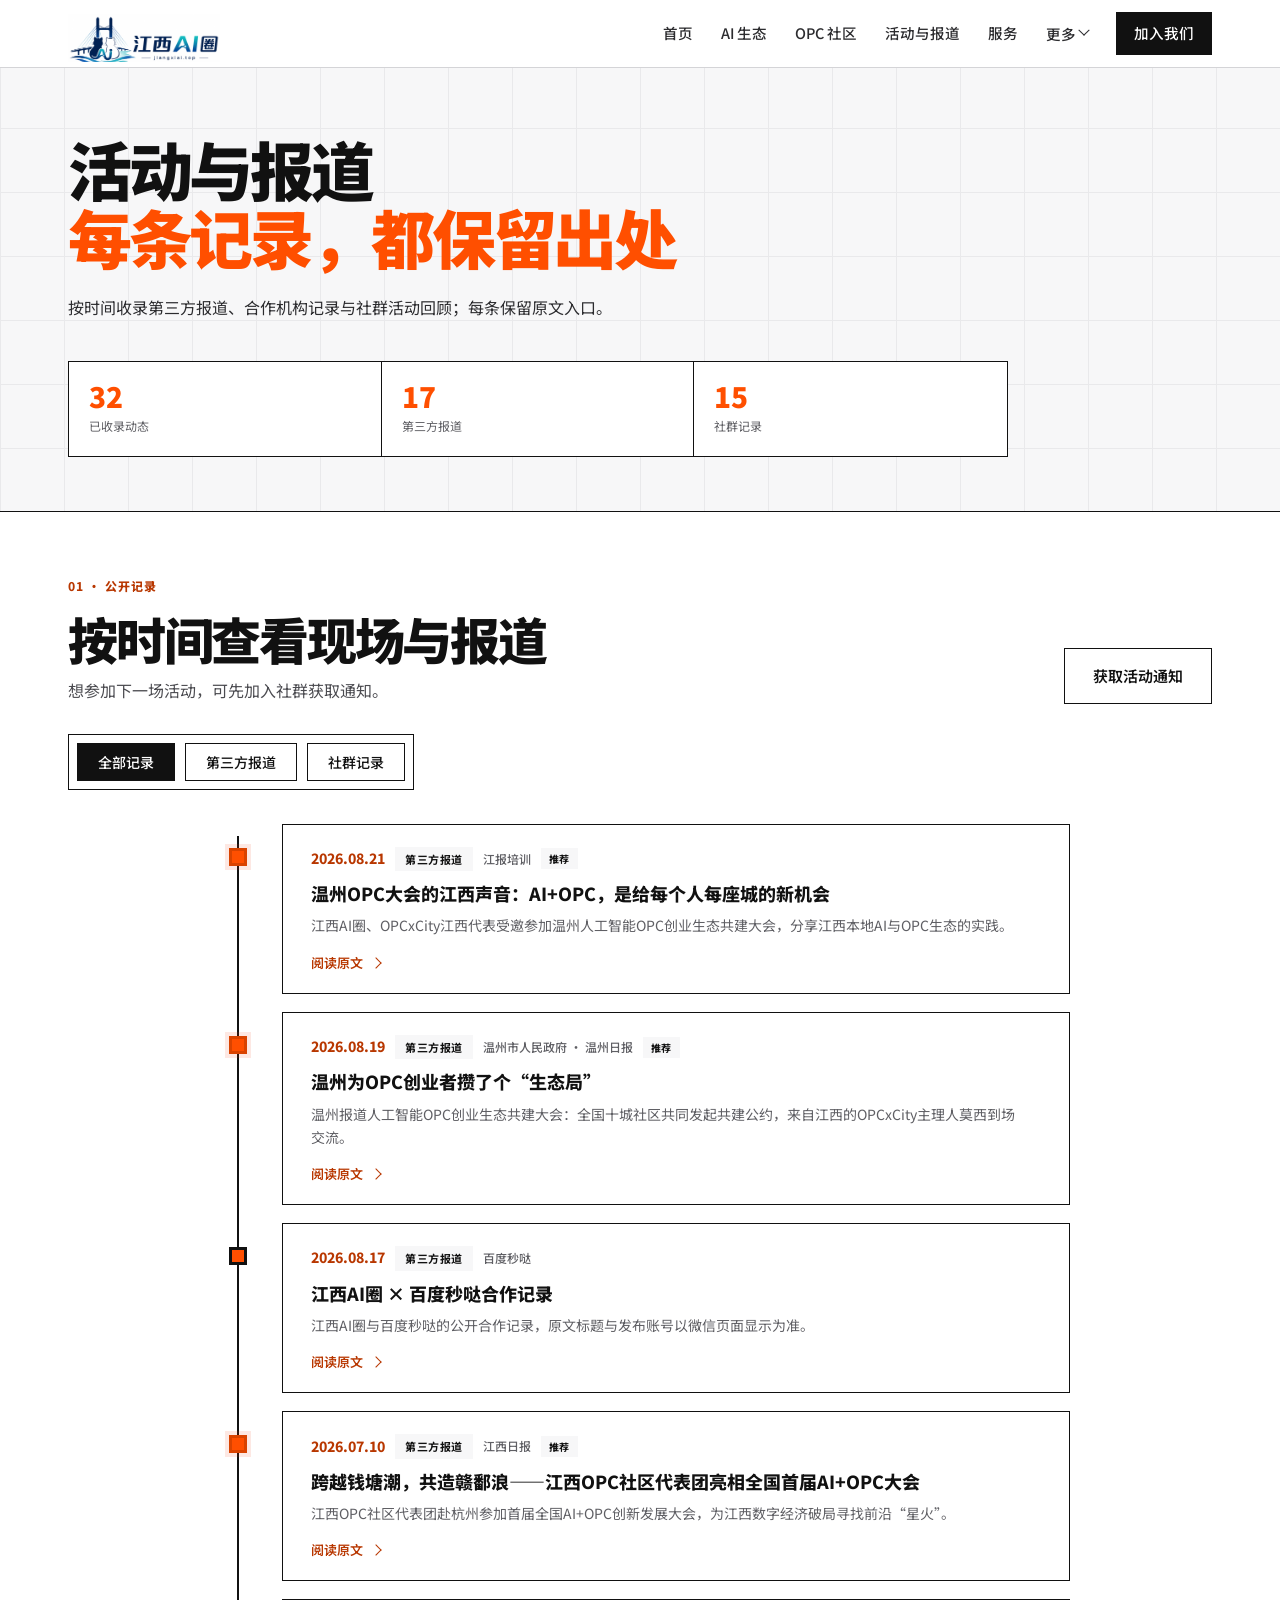
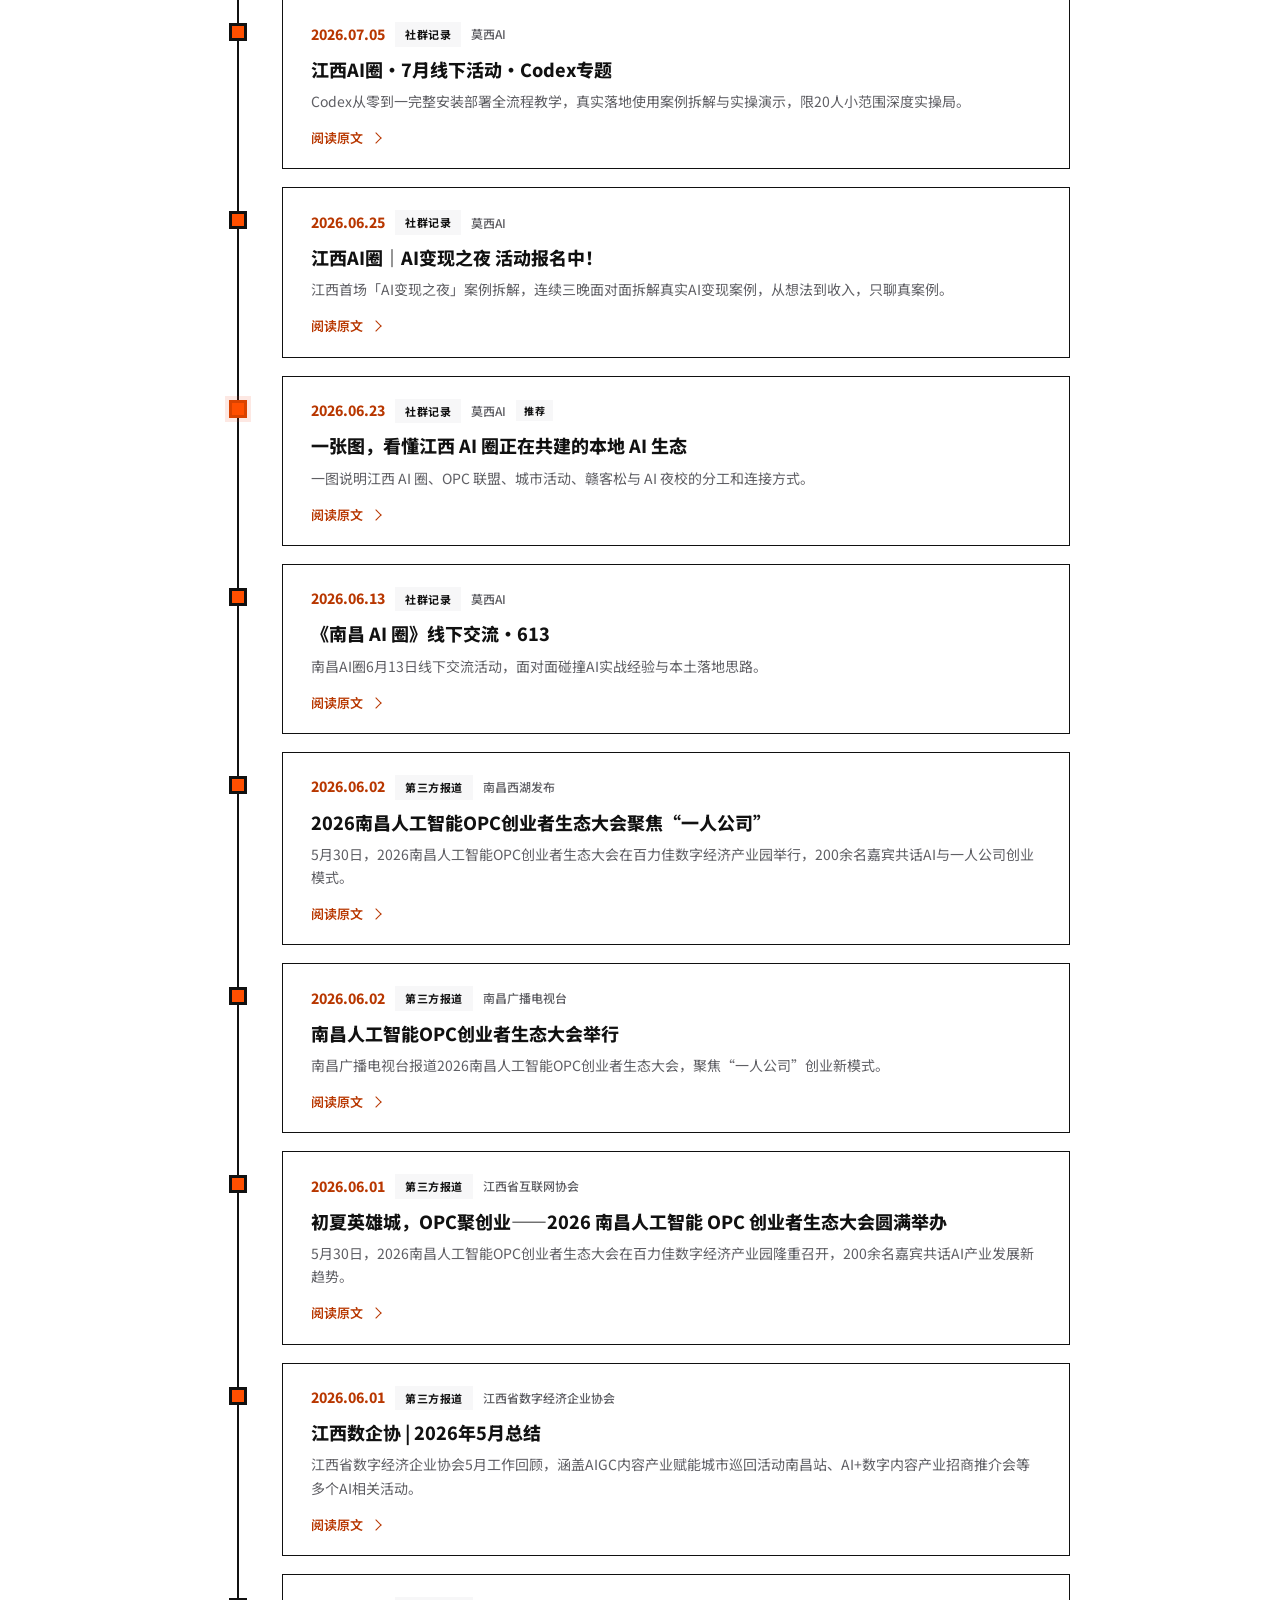
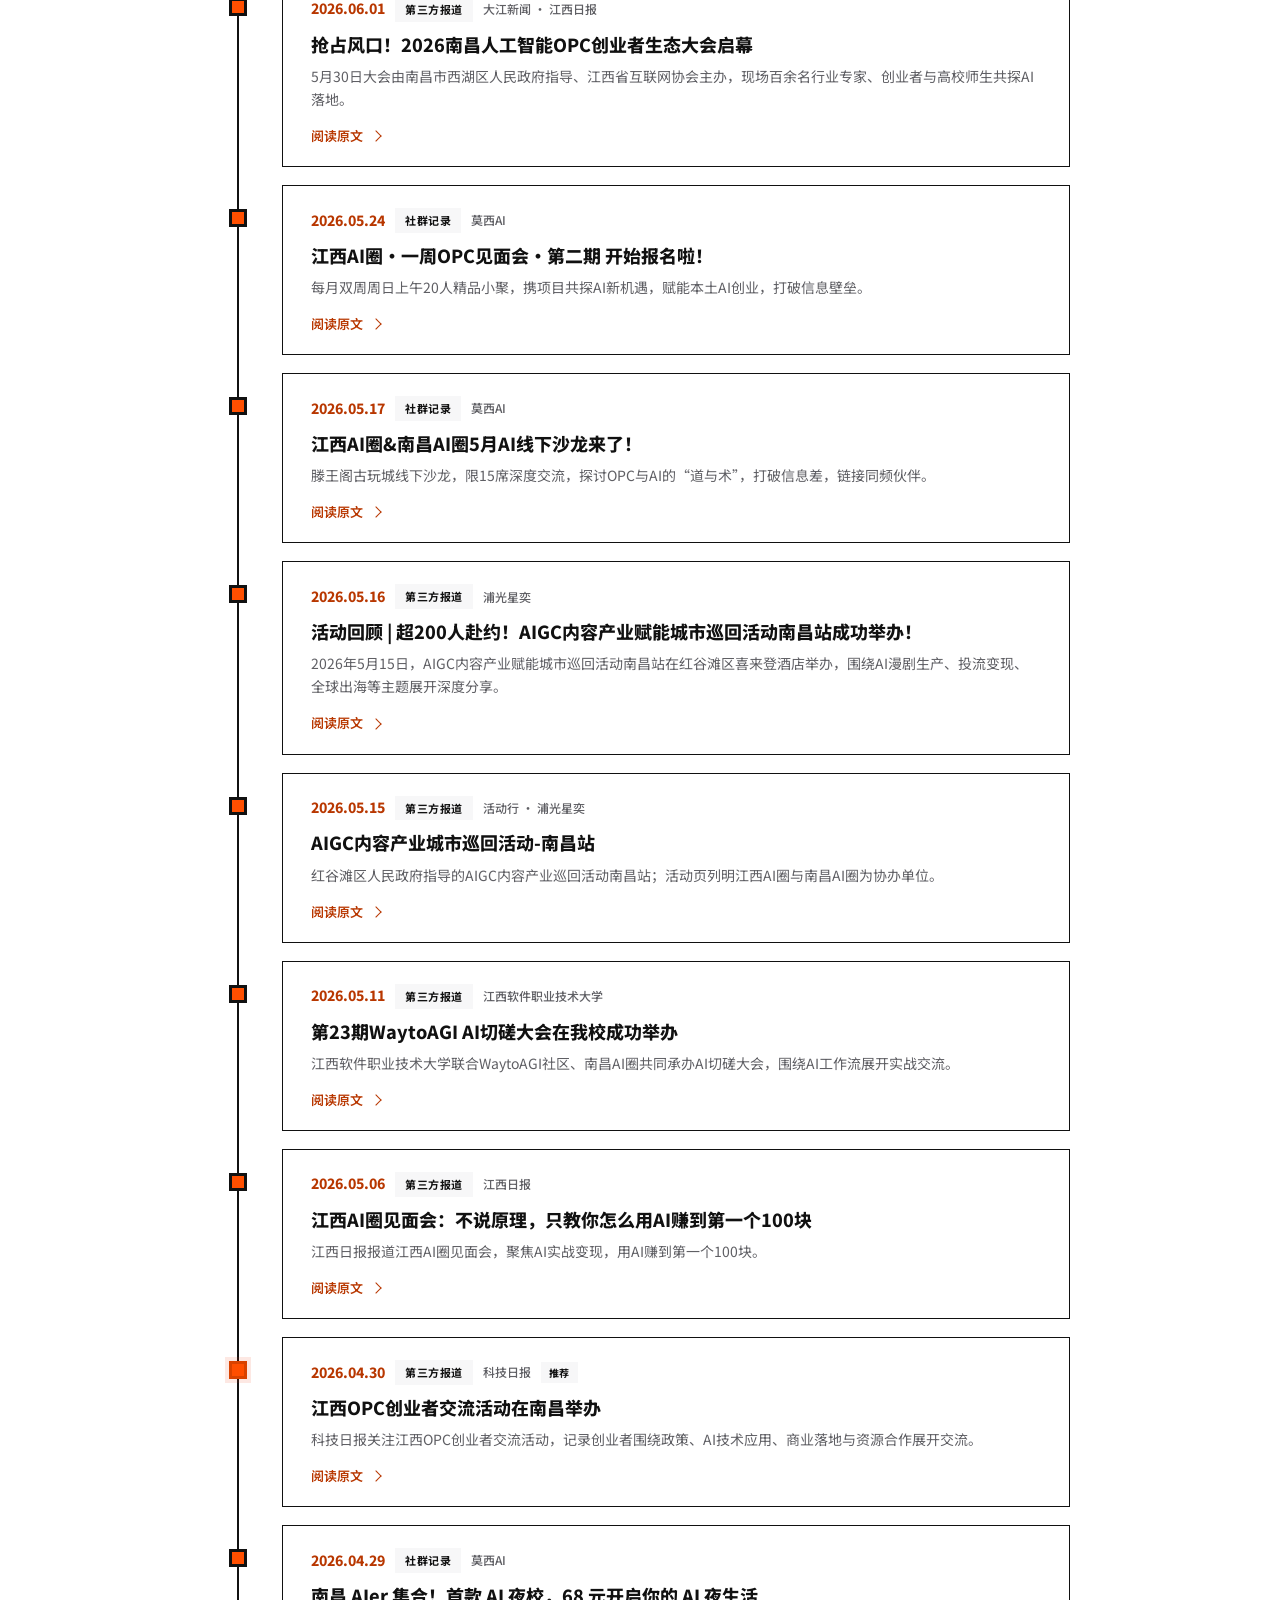
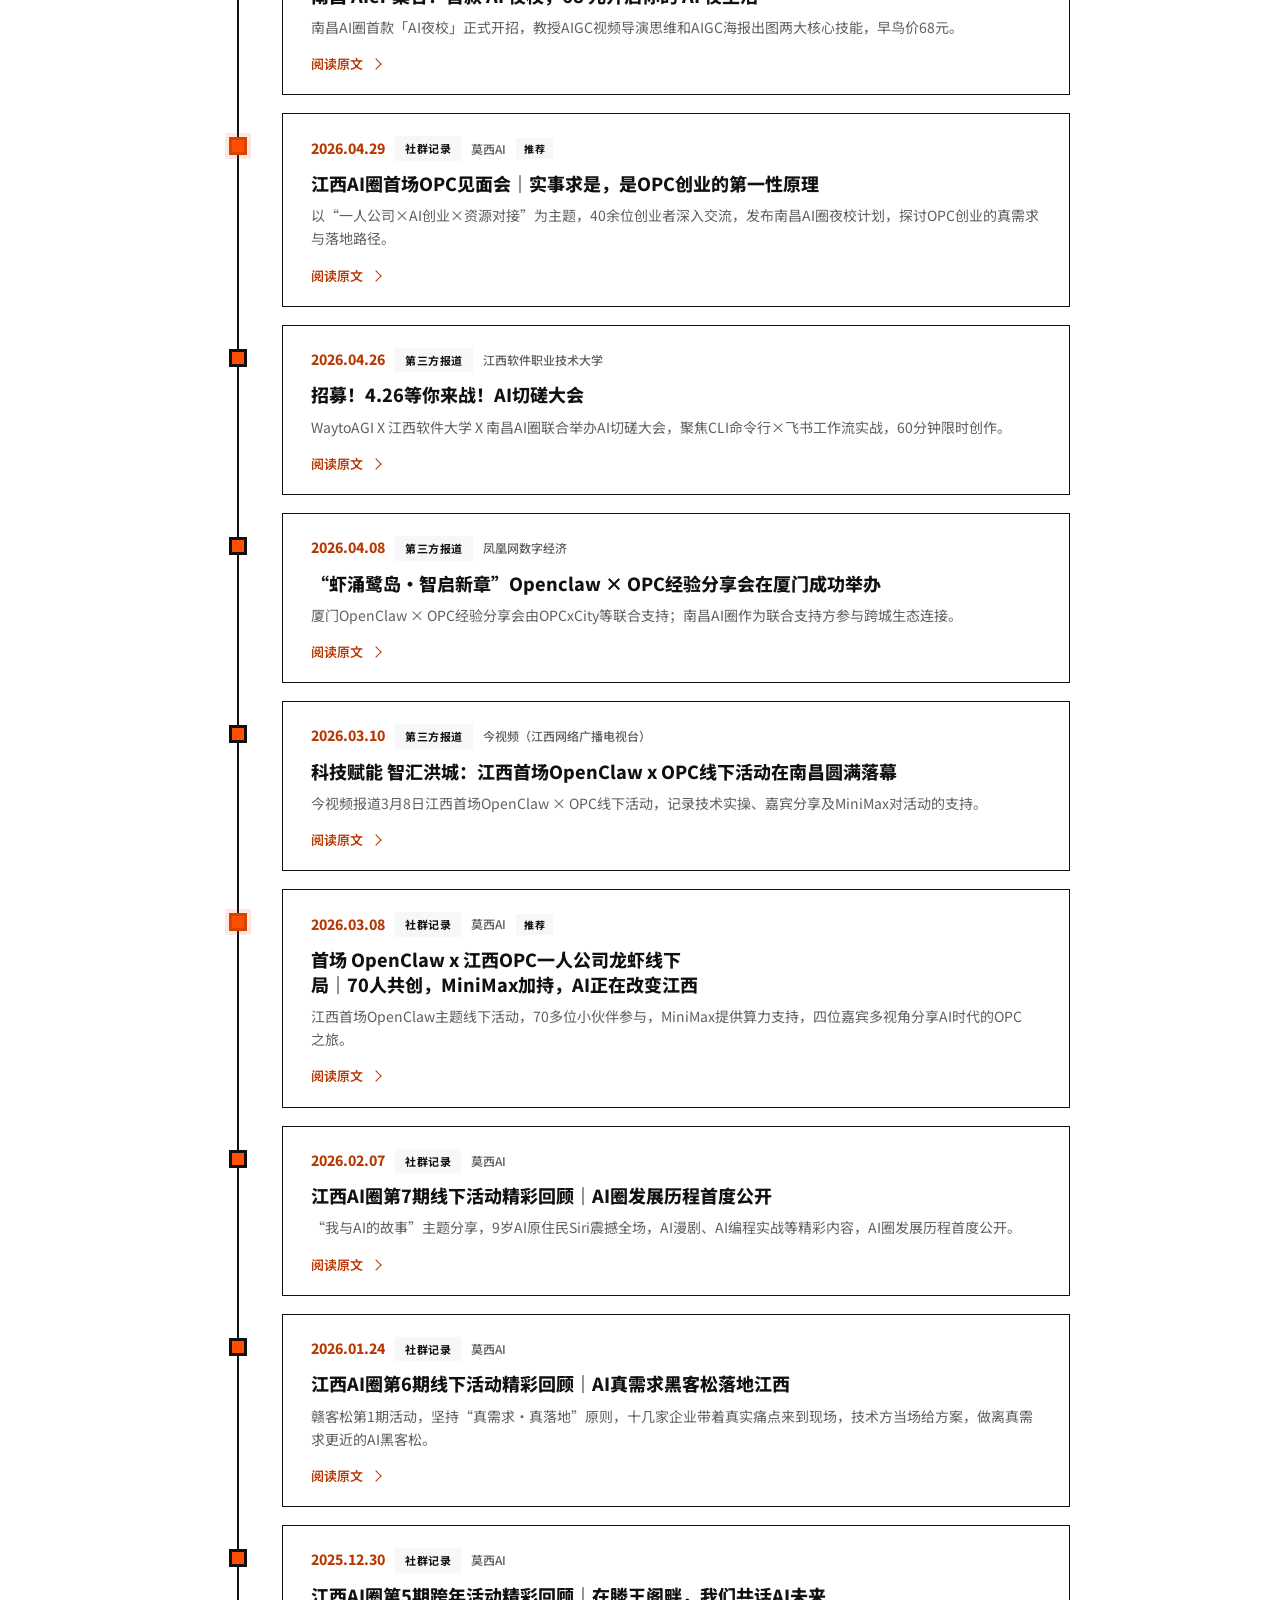
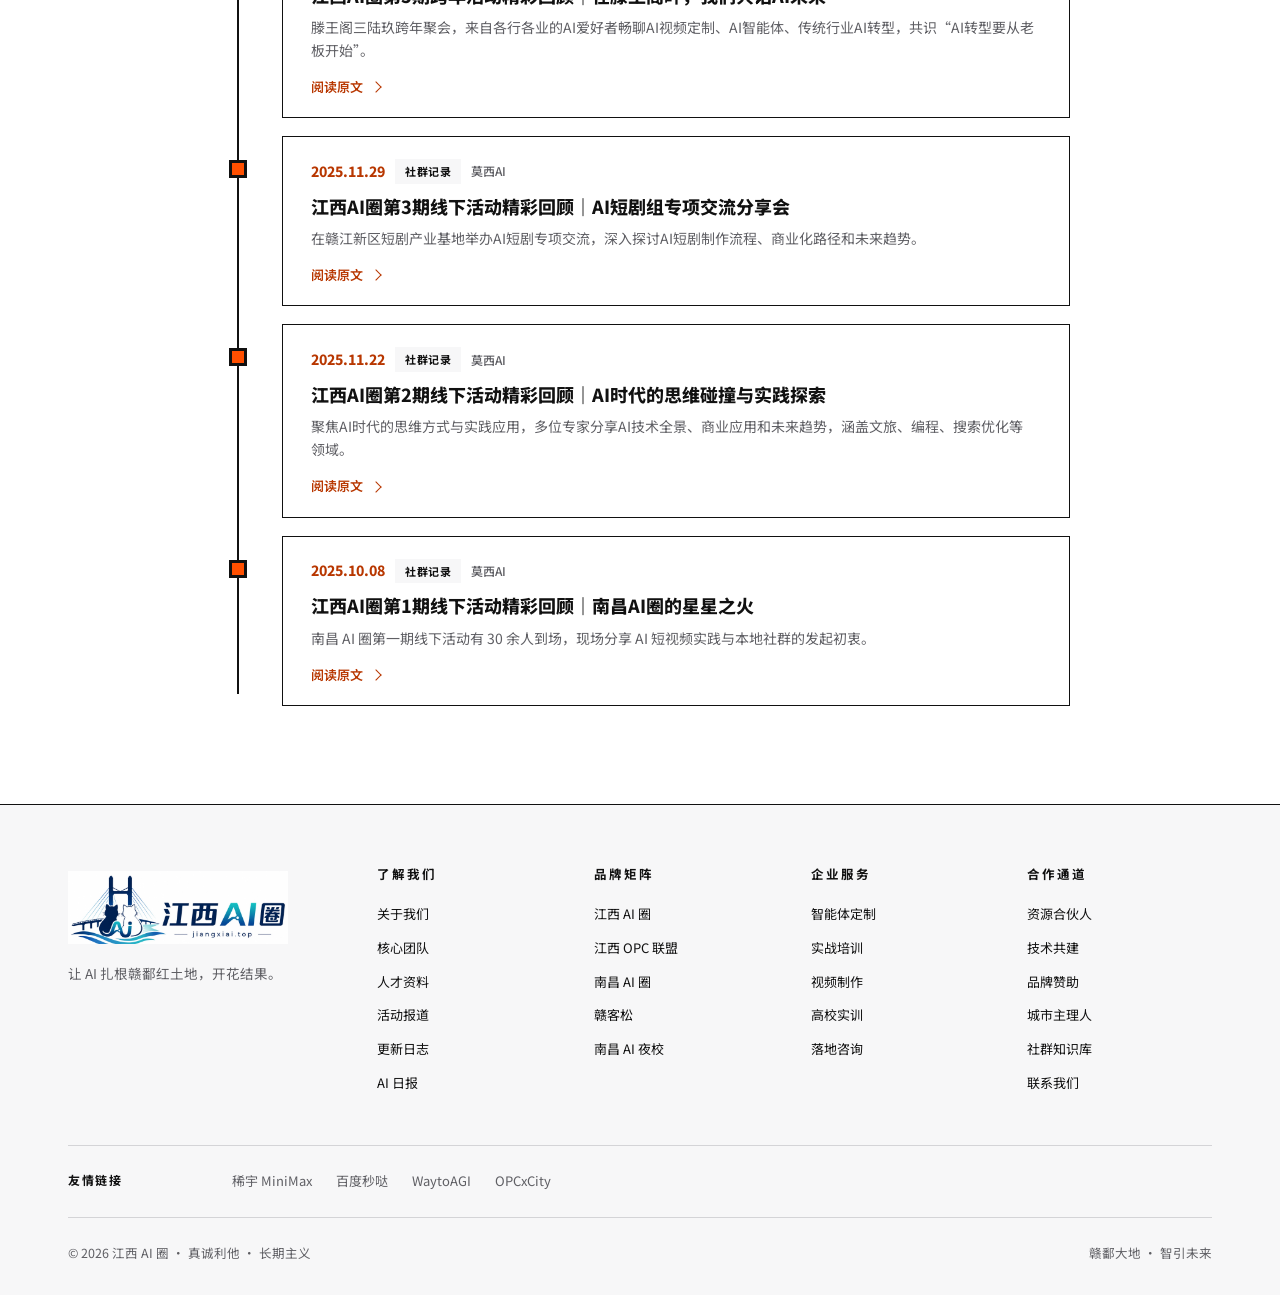
<file: news.html>
<!DOCTYPE html>
<html lang="zh-CN">
<head>
  <meta charset="UTF-8" />
  <meta name="viewport" content="width=device-width, initial-scale=1.0" />
  <title>媒体报道与活动记录｜江西 AI 圈</title>
  <meta name="description" content="按时间收录江西 AI 圈的第三方报道、合作机构记录与社群活动回顾；每条标注日期、来源和原文链接。" />
  <meta name="keywords" content="江西AI圈,活动与报道,媒体报道,南昌AI,OPC联盟,赣客松,AI夜校" />
  <meta name="baidu-site-verification" content="codeva-94X3NdR9Ha" />
  <meta name="robots" content="index, follow, max-image-preview:large, max-snippet:-1, max-video-preview:-1" />
  <link rel="canonical" href="https://jiangxiai.top/news.html" />

  <!-- Favicon -->
  <link rel="icon" type="image/png" sizes="256x256" href="img/jiangxi-ai-icon-official.png" />
  <link rel="apple-touch-icon" href="img/jiangxi-ai-icon-official.png" />

  <!-- Open Graph -->
  <meta property="og:type" content="website" />
  <meta property="og:url" content="https://jiangxiai.top/news.html" />
  <meta property="og:title" content="媒体报道与活动记录｜江西 AI 圈" />
  <meta property="og:description" content="按时间收录第三方报道、合作机构记录与社群活动回顾；每条保留原文入口。" />
  <meta property="og:image" content="https://jiangxiai.top/img/og-cover.jpg" />
  <meta property="og:locale" content="zh_CN" />
  <meta property="og:site_name" content="江西 AI 圈" />

  <!-- Twitter Card -->
  <meta name="twitter:card" content="summary_large_image" />
  <meta name="twitter:title" content="媒体报道与活动记录｜江西 AI 圈" />
  <meta name="twitter:description" content="按时间收录第三方报道、合作机构记录与社群活动回顾；每条保留原文入口。" />
  <meta name="twitter:image" content="https://jiangxiai.top/img/og-cover.jpg" />

  <!-- Fonts -->
  <link rel="preconnect" href="https://fonts.loli.net" />
  <link rel="preconnect" href="https://fonts.loli.net" crossorigin />
  <link href="https://fonts.loli.net/css2?family=Noto+Serif+SC:wght@500;700;900&family=Noto+Sans+SC:wght@300;400;500;700;900&display=swap" rel="stylesheet" />
  <link rel="stylesheet" href="styles.css?v=20260830c" />

  <!-- 结构化数据 -->
  <script type="application/ld+json">
  {
    "@context": "https://schema.org",
    "@graph": [
      {
        "@type": "CollectionPage",
        "url": "https://jiangxiai.top/news.html",
        "name": "活动与报道",
        "description": "按时间收录江西 AI 圈的第三方报道、合作机构记录与社群活动回顾；每条标注日期、来源和原文链接。",
        "dateModified": "2026-08-28",
        "isPartOf": { "@type": "WebSite", "url": "https://jiangxiai.top/", "name": "江西 AI 圈" },
        "breadcrumb": { "@type": "BreadcrumbList", "itemListElement": [
          { "@type": "ListItem", "position": 1, "name": "首页", "item": "https://jiangxiai.top/" },
          { "@type": "ListItem", "position": 2, "name": "活动与报道", "item": "https://jiangxiai.top/news.html" }
        ]}
      }
    ]
  }
  </script>

  <!-- 网站统计：Microsoft Clarity -->
  <script type="text/javascript">
    (function(c,l,a,r,i,t,y){
      c[a]=c[a]||function(){(c[a].q=c[a].q||[]).push(arguments)};
      t=l.createElement(r);t.async=1;t.src="https://www.clarity.ms/tag/"+i;
      y=l.getElementsByTagName(r)[0];y.parentNode.insertBefore(t,y);
    })(window, document, "clarity", "script", "xbm9ujg700");
  </script>

  <!-- 百度统计 -->
  <script>
    var _hmt = _hmt || [];
    (function() {
      var hm = document.createElement('script');
      hm.src = 'https://hm.baidu.com/hm.js?73ce09a56fa2438a07367a57c97f3c90';
      var s = document.getElementsByTagName('script')[0];
      s.parentNode.insertBefore(hm, s);
    })();
  </script>

  <!-- Google Analytics 4 -->
  <script async src="https://www.googletagmanager.com/gtag/js?id=G-G5CPYK6K0J"></script>
  <script>
    window.dataLayer = window.dataLayer || [];
    function gtag(){dataLayer.push(arguments);}
    gtag('js', new Date());
    gtag('config', 'G-G5CPYK6K0J');
  </script>
</head>
<body class="subpage-v3 page-editorial">
  <a class="skip-link" href="#main-content">跳到主要内容</a>

  <!-- ============ NAV ============ -->
  <nav class="nav" id="nav">
    <div class="container nav-inner">
      <a href="index.html" class="brand">
        <img class="brand-logo" src="img/jiangxi-ai-logo-official.webp" width="1440" height="532" alt="江西 AI 圈" decoding="async" />
      </a>
      <div class="nav-links" id="primaryNav">
        <a href="index.html">首页</a>
        <a href="ecosystem.html">AI 生态</a>
        <a href="opc.html">OPC 社区</a>
        <a href="news.html" aria-current="page">活动与报道</a>
        <a href="services.html">服务</a>
        <div class="nav-dropdown">
          <button class="nav-drop-trigger" type="button" aria-haspopup="true" aria-expanded="false">
            更多 <span class="nav-drop-caret" aria-hidden="true"></span>
          </button>
          <div class="nav-drop-menu" role="menu">
            <a href="about.html" role="menuitem">关于我们</a>
            <a href="talents.html" role="menuitem">人才资料</a>
            <a href="aidaily.html" role="menuitem">AI 日报</a>
          </div>
        </div>
        <a href="index.html#join" class="nav-cta">加入我们</a>
      </div>
      <button class="nav-toggle" aria-label="菜单" aria-expanded="false" aria-controls="primaryNav" id="navToggle">
        <span></span><span></span><span></span>
      </button>
    </div>
  </nav>

  <main id="main-content">
  <!-- ============ HERO ============ -->
  <header class="news-hero">
    <div class="hero-bg" style="position:absolute;inset:0;z-index:-2;"></div>
    <div class="hero-grid" style="position:absolute;inset:0;z-index:-1;"></div>
    <div class="container" style="position:relative;">
      <h1 style="font-family:var(--font-serif);font-size:clamp(28px,5vw,52px);font-weight:900;color:var(--ink-900);margin:16px 0 14px;line-height:1.2;">
        活动与报道<br /><span class="grad">每条记录，都保留出处</span>
      </h1>
      <p style="max-width:560px;margin:0 auto;font-size:15px;color:var(--ink-500);line-height:1.7;">
        按时间收录第三方报道、合作机构记录与社群活动回顾；每条保留原文入口。
      </p>
      <div class="news-stats">
        <div class="news-stat">
          <strong id="newsTotalCount">32</strong>
          <span>已收录动态</span>
        </div>
        <div class="news-stat">
          <strong id="newsMediaCount">17</strong>
          <span>第三方报道</span>
        </div>
        <div class="news-stat">
          <strong id="newsWechatCount">15</strong>
          <span>社群记录</span>
        </div>
      </div>
    </div>
  </header>

  <!-- ============ NEWS LIST ============ -->
  <section class="news-records" aria-labelledby="news-records-title">
    <div class="container">
      <div class="news-list-head">
        <div>
          <span class="section-tag">01 · 公开记录</span>
          <h2 class="section-title" id="news-records-title">按时间查看现场与报道</h2>
          <p class="section-sub">想参加下一场活动，可先加入社群获取通知。</p>
        </div>
        <a href="index.html#join" class="btn btn-ghost">获取活动通知</a>
      </div>
      <!-- Filter bar -->
      <div class="news-filters">
        <button class="news-filter active" data-filter="all" aria-pressed="true">全部记录</button>
        <button class="news-filter" data-filter="media" aria-pressed="false">第三方报道</button>
        <button class="news-filter" data-filter="wechat" aria-pressed="false">社群记录</button>
      </div>

      <!-- Timeline -->
      <div class="news-timeline" id="newsTimeline">
        <article class="news-item featured" data-type="media" data-news-id="news-025">
          <div class="news-dot" aria-hidden="true"></div>
          <a class="news-card" href="https://mp.weixin.qq.com/s/gFMXoXoUMrdIZiPVmRe8kg" target="_blank" rel="noopener">
            <div class="news-card-head">
              <time class="news-date" datetime="2026-08-21">2026.08.21</time>
              <span class="news-badge news-badge-media">第三方报道</span>
              <span class="news-source">江报培训</span>
              <span class="news-featured-tag">推荐</span>
            </div>
            <h3 class="news-title">温州OPC大会的江西声音：AI+OPC，是给每个人每座城的新机会</h3>
            <p class="news-summary">江西AI圈、OPCxCity江西代表受邀参加温州人工智能OPC创业生态共建大会，分享江西本地AI与OPC生态的实践。</p>
            <span class="news-link">阅读原文</span>
          </a>
        </article>
        <article class="news-item featured" data-type="media" data-news-id="news-026">
          <div class="news-dot" aria-hidden="true"></div>
          <a class="news-card" href="https://www.wenzhou.gov.cn/col/col1217831/art/2026/art_0fb4351fb4f9461a8d1c9ca104e210f2.html" target="_blank" rel="noopener">
            <div class="news-card-head">
              <time class="news-date" datetime="2026-08-19">2026.08.19</time>
              <span class="news-badge news-badge-media">第三方报道</span>
              <span class="news-source">温州市人民政府 · 温州日报</span>
              <span class="news-featured-tag">推荐</span>
            </div>
            <h3 class="news-title">温州为OPC创业者攒了个“生态局”</h3>
            <p class="news-summary">温州报道人工智能OPC创业生态共建大会：全国十城社区共同发起共建公约，来自江西的OPCxCity主理人莫西到场交流。</p>
            <span class="news-link">阅读原文</span>
          </a>
        </article>
        <article class="news-item" data-type="media" data-news-id="news-027">
          <div class="news-dot" aria-hidden="true"></div>
          <a class="news-card" href="https://mp.weixin.qq.com/s/XCOQOa3ElnlrnGtL2zxqYA" target="_blank" rel="noopener">
            <div class="news-card-head">
              <time class="news-date" datetime="2026-08-17">2026.08.17</time>
              <span class="news-badge news-badge-media">第三方报道</span>
              <span class="news-source">百度秒哒</span>
            </div>
            <h3 class="news-title">江西AI圈 × 百度秒哒合作记录</h3>
            <p class="news-summary">江西AI圈与百度秒哒的公开合作记录，原文标题与发布账号以微信页面显示为准。</p>
            <span class="news-link">阅读原文</span>
          </a>
        </article>
        <article class="news-item featured" data-type="media" data-news-id="news-001">
          <div class="news-dot" aria-hidden="true"></div>
          <a class="news-card" href="https://mp.weixin.qq.com/s/BuDO4jtmEnqbC1EBn9TMqQ" target="_blank" rel="noopener">
            <div class="news-card-head">
              <time class="news-date" datetime="2026-07-10">2026.07.10</time>
              <span class="news-badge news-badge-media">第三方报道</span>
              <span class="news-source">江西日报</span>
              <span class="news-featured-tag">推荐</span>
            </div>
            <h3 class="news-title">跨越钱塘潮，共造赣鄱浪——江西OPC社区代表团亮相全国首届AI+OPC大会</h3>
            <p class="news-summary">江西OPC社区代表团赴杭州参加首届全国AI+OPC创新发展大会，为江西数字经济破局寻找前沿“星火”。</p>
            <span class="news-link">阅读原文</span>
          </a>
        </article>
        <article class="news-item" data-type="wechat" data-news-id="news-002">
          <div class="news-dot" aria-hidden="true"></div>
          <a class="news-card" href="https://mp.weixin.qq.com/s/de3lXbQHzvllZAARqGja-A" target="_blank" rel="noopener">
            <div class="news-card-head">
              <time class="news-date" datetime="2026-07-05">2026.07.05</time>
              <span class="news-badge news-badge-wechat">社群记录</span>
              <span class="news-source">莫西AI</span>
            </div>
            <h3 class="news-title">江西AI圈·7月线下活动·Codex专题</h3>
            <p class="news-summary">Codex从零到一完整安装部署全流程教学，真实落地使用案例拆解与实操演示，限20人小范围深度实操局。</p>
            <span class="news-link">阅读原文</span>
          </a>
        </article>
        <article class="news-item" data-type="wechat" data-news-id="news-003">
          <div class="news-dot" aria-hidden="true"></div>
          <a class="news-card" href="https://mp.weixin.qq.com/s/VUNZuS2nJUPI41C-vWYBoQ" target="_blank" rel="noopener">
            <div class="news-card-head">
              <time class="news-date" datetime="2026-06-25">2026.06.25</time>
              <span class="news-badge news-badge-wechat">社群记录</span>
              <span class="news-source">莫西AI</span>
            </div>
            <h3 class="news-title">江西AI圈｜AI变现之夜 活动报名中！</h3>
            <p class="news-summary">江西首场「AI变现之夜」案例拆解，连续三晚面对面拆解真实AI变现案例，从想法到收入，只聊真案例。</p>
            <span class="news-link">阅读原文</span>
          </a>
        </article>
        <article class="news-item featured" data-type="wechat" data-news-id="news-004">
          <div class="news-dot" aria-hidden="true"></div>
          <a class="news-card" href="https://mp.weixin.qq.com/s/-iRgQak3PtpbTsMWxRripA" target="_blank" rel="noopener">
            <div class="news-card-head">
              <time class="news-date" datetime="2026-06-23">2026.06.23</time>
              <span class="news-badge news-badge-wechat">社群记录</span>
              <span class="news-source">莫西AI</span>
              <span class="news-featured-tag">推荐</span>
            </div>
            <h3 class="news-title">一张图，看懂江西 AI 圈正在共建的本地 AI 生态</h3>
            <p class="news-summary">一图说明江西 AI 圈、OPC 联盟、城市活动、赣客松与 AI 夜校的分工和连接方式。</p>
            <span class="news-link">阅读原文</span>
          </a>
        </article>
        <article class="news-item" data-type="wechat" data-news-id="news-005">
          <div class="news-dot" aria-hidden="true"></div>
          <a class="news-card" href="https://mp.weixin.qq.com/s/Qxyh3KI_3mPIgXOpgWOEnw" target="_blank" rel="noopener">
            <div class="news-card-head">
              <time class="news-date" datetime="2026-06-13">2026.06.13</time>
              <span class="news-badge news-badge-wechat">社群记录</span>
              <span class="news-source">莫西AI</span>
            </div>
            <h3 class="news-title">《南昌 AI 圈》线下交流·613</h3>
            <p class="news-summary">南昌AI圈6月13日线下交流活动，面对面碰撞AI实战经验与本土落地思路。</p>
            <span class="news-link">阅读原文</span>
          </a>
        </article>
        <article class="news-item" data-type="media" data-news-id="news-006">
          <div class="news-dot" aria-hidden="true"></div>
          <a class="news-card" href="https://m.thepaper.cn/baijiahao_33294150" target="_blank" rel="noopener">
            <div class="news-card-head">
              <time class="news-date" datetime="2026-06-02">2026.06.02</time>
              <span class="news-badge news-badge-media">第三方报道</span>
              <span class="news-source">南昌西湖发布</span>
            </div>
            <h3 class="news-title">2026南昌人工智能OPC创业者生态大会聚焦“一人公司”</h3>
            <p class="news-summary">5月30日，2026南昌人工智能OPC创业者生态大会在百力佳数字经济产业园举行，200余名嘉宾共话AI与一人公司创业模式。</p>
            <span class="news-link">阅读原文</span>
          </a>
        </article>
        <article class="news-item" data-type="media" data-news-id="news-007">
          <div class="news-dot" aria-hidden="true"></div>
          <a class="news-card" href="http://baike.baidu.com/l/gGrwrZ8U" target="_blank" rel="noopener">
            <div class="news-card-head">
              <time class="news-date" datetime="2026-06-02">2026.06.02</time>
              <span class="news-badge news-badge-media">第三方报道</span>
              <span class="news-source">南昌广播电视台</span>
            </div>
            <h3 class="news-title">南昌人工智能OPC创业者生态大会举行</h3>
            <p class="news-summary">南昌广播电视台报道2026南昌人工智能OPC创业者生态大会，聚焦“一人公司”创业新模式。</p>
            <span class="news-link">阅读原文</span>
          </a>
        </article>
        <article class="news-item" data-type="media" data-news-id="news-008">
          <div class="news-dot" aria-hidden="true"></div>
          <a class="news-card" href="https://mp.weixin.qq.com/s/U8uOfiCjqqOq2UKOTHuJsw" target="_blank" rel="noopener">
            <div class="news-card-head">
              <time class="news-date" datetime="2026-06-01">2026.06.01</time>
              <span class="news-badge news-badge-media">第三方报道</span>
              <span class="news-source">江西省互联网协会</span>
            </div>
            <h3 class="news-title">初夏英雄城，OPC聚创业——2026 南昌人工智能 OPC 创业者生态大会圆满举办</h3>
            <p class="news-summary">5月30日，2026南昌人工智能OPC创业者生态大会在百力佳数字经济产业园隆重召开，200余名嘉宾共话AI产业发展新趋势。</p>
            <span class="news-link">阅读原文</span>
          </a>
        </article>
        <article class="news-item" data-type="media" data-news-id="news-009">
          <div class="news-dot" aria-hidden="true"></div>
          <a class="news-card" href="https://mp.weixin.qq.com/s/jnUMIzq4zYOKoHUrsddSlw" target="_blank" rel="noopener">
            <div class="news-card-head">
              <time class="news-date" datetime="2026-06-01">2026.06.01</time>
              <span class="news-badge news-badge-media">第三方报道</span>
              <span class="news-source">江西省数字经济企业协会</span>
            </div>
            <h3 class="news-title">江西数企协 | 2026年5月总结</h3>
            <p class="news-summary">江西省数字经济企业协会5月工作回顾，涵盖AIGC内容产业赋能城市巡回活动南昌站、AI+数字内容产业招商推介会等多个AI相关活动。</p>
            <span class="news-link">阅读原文</span>
          </a>
        </article>
        <article class="news-item" data-type="media" data-news-id="news-028">
          <div class="news-dot" aria-hidden="true"></div>
          <a class="news-card" href="https://jx.ifeng.com/c/8tZKKo8iFqp" target="_blank" rel="noopener">
            <div class="news-card-head">
              <time class="news-date" datetime="2026-06-01">2026.06.01</time>
              <span class="news-badge news-badge-media">第三方报道</span>
              <span class="news-source">大江新闻 · 江西日报</span>
            </div>
            <h3 class="news-title">抢占风口！2026南昌人工智能OPC创业者生态大会启幕</h3>
            <p class="news-summary">5月30日大会由南昌市西湖区人民政府指导、江西省互联网协会主办，现场百余名行业专家、创业者与高校师生共探AI落地。</p>
            <span class="news-link">阅读原文</span>
          </a>
        </article>
        <article class="news-item" data-type="wechat" data-news-id="news-010">
          <div class="news-dot" aria-hidden="true"></div>
          <a class="news-card" href="https://mp.weixin.qq.com/s/EQN1xOIKWbLDsxczMr7xFw" target="_blank" rel="noopener">
            <div class="news-card-head">
              <time class="news-date" datetime="2026-05-24">2026.05.24</time>
              <span class="news-badge news-badge-wechat">社群记录</span>
              <span class="news-source">莫西AI</span>
            </div>
            <h3 class="news-title">江西AI圈·一周OPC见面会·第二期 开始报名啦！</h3>
            <p class="news-summary">每月双周周日上午20人精品小聚，携项目共探AI新机遇，赋能本土AI创业，打破信息壁垒。</p>
            <span class="news-link">阅读原文</span>
          </a>
        </article>
        <article class="news-item" data-type="wechat" data-news-id="news-011">
          <div class="news-dot" aria-hidden="true"></div>
          <a class="news-card" href="https://mp.weixin.qq.com/s/nQ8d7VhjQVFWRcy4Sy5Bnw" target="_blank" rel="noopener">
            <div class="news-card-head">
              <time class="news-date" datetime="2026-05-17">2026.05.17</time>
              <span class="news-badge news-badge-wechat">社群记录</span>
              <span class="news-source">莫西AI</span>
            </div>
            <h3 class="news-title">江西AI圈&amp;南昌AI圈5月AI线下沙龙来了！</h3>
            <p class="news-summary">滕王阁古玩城线下沙龙，限15席深度交流，探讨OPC与AI的“道与术”，打破信息差，链接同频伙伴。</p>
            <span class="news-link">阅读原文</span>
          </a>
        </article>
        <article class="news-item" data-type="media" data-news-id="news-012">
          <div class="news-dot" aria-hidden="true"></div>
          <a class="news-card" href="https://mp.weixin.qq.com/s/LwvcRv7rVPx5nCV1Rot9GQ" target="_blank" rel="noopener">
            <div class="news-card-head">
              <time class="news-date" datetime="2026-05-16">2026.05.16</time>
              <span class="news-badge news-badge-media">第三方报道</span>
              <span class="news-source">浦光星奕</span>
            </div>
            <h3 class="news-title">活动回顾 | 超200人赴约！AIGC内容产业赋能城市巡回活动南昌站成功举办！</h3>
            <p class="news-summary">2026年5月15日，AIGC内容产业赋能城市巡回活动南昌站在红谷滩区喜来登酒店举办，围绕AI漫剧生产、投流变现、全球出海等主题展开深度分享。</p>
            <span class="news-link">阅读原文</span>
          </a>
        </article>
        <article class="news-item" data-type="media" data-news-id="news-029">
          <div class="news-dot" aria-hidden="true"></div>
          <a class="news-card" href="https://www.huodongxing.com/event/8857451422800" target="_blank" rel="noopener">
            <div class="news-card-head">
              <time class="news-date" datetime="2026-05-15">2026.05.15</time>
              <span class="news-badge news-badge-media">第三方报道</span>
              <span class="news-source">活动行 · 浦光星奕</span>
            </div>
            <h3 class="news-title">AIGC内容产业城市巡回活动-南昌站</h3>
            <p class="news-summary">红谷滩区人民政府指导的AIGC内容产业巡回活动南昌站；活动页列明江西AI圈与南昌AI圈为协办单位。</p>
            <span class="news-link">阅读原文</span>
          </a>
        </article>
        <article class="news-item" data-type="media" data-news-id="news-030">
          <div class="news-dot" aria-hidden="true"></div>
          <a class="news-card" href="https://dei.jxuspt.com/xyxw/474.html" target="_blank" rel="noopener">
            <div class="news-card-head">
              <time class="news-date" datetime="2026-05-11">2026.05.11</time>
              <span class="news-badge news-badge-media">第三方报道</span>
              <span class="news-source">江西软件职业技术大学</span>
            </div>
            <h3 class="news-title">第23期WaytoAGI AI切磋大会在我校成功举办</h3>
            <p class="news-summary">江西软件职业技术大学联合WaytoAGI社区、南昌AI圈共同承办AI切磋大会，围绕AI工作流展开实战交流。</p>
            <span class="news-link">阅读原文</span>
          </a>
        </article>
        <article class="news-item" data-type="media" data-news-id="news-013">
          <div class="news-dot" aria-hidden="true"></div>
          <a class="news-card" href="https://mp.weixin.qq.com/s/foOXQKIBMUCUa52GMkm58g" target="_blank" rel="noopener">
            <div class="news-card-head">
              <time class="news-date" datetime="2026-05-06">2026.05.06</time>
              <span class="news-badge news-badge-media">第三方报道</span>
              <span class="news-source">江西日报</span>
            </div>
            <h3 class="news-title">江西AI圈见面会：不说原理，只教你怎么用AI赚到第一个100块</h3>
            <p class="news-summary">江西日报报道江西AI圈见面会，聚焦AI实战变现，用AI赚到第一个100块。</p>
            <span class="news-link">阅读原文</span>
          </a>
        </article>
        <article class="news-item featured" data-type="media" data-news-id="news-031">
          <div class="news-dot" aria-hidden="true"></div>
          <a class="news-card" href="https://www.stdaily.com/web/gdxw/2026-04/30/content_510706.html" target="_blank" rel="noopener">
            <div class="news-card-head">
              <time class="news-date" datetime="2026-04-30">2026.04.30</time>
              <span class="news-badge news-badge-media">第三方报道</span>
              <span class="news-source">科技日报</span>
              <span class="news-featured-tag">推荐</span>
            </div>
            <h3 class="news-title">江西OPC创业者交流活动在南昌举办</h3>
            <p class="news-summary">科技日报关注江西OPC创业者交流活动，记录创业者围绕政策、AI技术应用、商业落地与资源合作展开交流。</p>
            <span class="news-link">阅读原文</span>
          </a>
        </article>
        <article class="news-item" data-type="wechat" data-news-id="news-014">
          <div class="news-dot" aria-hidden="true"></div>
          <a class="news-card" href="https://mp.weixin.qq.com/s/BjrL1YmwMSPwYQqylp7OpQ" target="_blank" rel="noopener">
            <div class="news-card-head">
              <time class="news-date" datetime="2026-04-29">2026.04.29</time>
              <span class="news-badge news-badge-wechat">社群记录</span>
              <span class="news-source">莫西AI</span>
            </div>
            <h3 class="news-title">南昌 AIer 集合！首款 AI 夜校，68 元开启你的 AI 夜生活</h3>
            <p class="news-summary">南昌AI圈首款「AI夜校」正式开招，教授AIGC视频导演思维和AIGC海报出图两大核心技能，早鸟价68元。</p>
            <span class="news-link">阅读原文</span>
          </a>
        </article>
        <article class="news-item featured" data-type="wechat" data-news-id="news-015">
          <div class="news-dot" aria-hidden="true"></div>
          <a class="news-card" href="https://mp.weixin.qq.com/s/TvZva_1-poZinTP1bc_z2w" target="_blank" rel="noopener">
            <div class="news-card-head">
              <time class="news-date" datetime="2026-04-29">2026.04.29</time>
              <span class="news-badge news-badge-wechat">社群记录</span>
              <span class="news-source">莫西AI</span>
              <span class="news-featured-tag">推荐</span>
            </div>
            <h3 class="news-title">江西AI圈首场OPC见面会｜实事求是，是OPC创业的第一性原理</h3>
            <p class="news-summary">以“一人公司×AI创业×资源对接”为主题，40余位创业者深入交流，发布南昌AI圈夜校计划，探讨OPC创业的真需求与落地路径。</p>
            <span class="news-link">阅读原文</span>
          </a>
        </article>
        <article class="news-item" data-type="media" data-news-id="news-016">
          <div class="news-dot" aria-hidden="true"></div>
          <a class="news-card" href="https://mp.weixin.qq.com/s/TS0EA_2Id5_Q0hGF4BAtig" target="_blank" rel="noopener">
            <div class="news-card-head">
              <time class="news-date" datetime="2026-04-26">2026.04.26</time>
              <span class="news-badge news-badge-media">第三方报道</span>
              <span class="news-source">江西软件职业技术大学</span>
            </div>
            <h3 class="news-title">招募！4.26等你来战！AI切磋大会</h3>
            <p class="news-summary">WaytoAGI X 江西软件大学 X 南昌AI圈联合举办AI切磋大会，聚焦CLI命令行×飞书工作流实战，60分钟限时创作。</p>
            <span class="news-link">阅读原文</span>
          </a>
        </article>
        <article class="news-item" data-type="media" data-news-id="news-032">
          <div class="news-dot" aria-hidden="true"></div>
          <a class="news-card" href="https://web3.ifeng.com/c/8s9zJh5Qzto" target="_blank" rel="noopener">
            <div class="news-card-head">
              <time class="news-date" datetime="2026-04-08">2026.04.08</time>
              <span class="news-badge news-badge-media">第三方报道</span>
              <span class="news-source">凤凰网数字经济</span>
            </div>
            <h3 class="news-title">“虾涌鹭岛·智启新章”Openclaw × OPC经验分享会在厦门成功举办</h3>
            <p class="news-summary">厦门OpenClaw × OPC经验分享会由OPCxCity等联合支持；南昌AI圈作为联合支持方参与跨城生态连接。</p>
            <span class="news-link">阅读原文</span>
          </a>
        </article>
        <article class="news-item" data-type="media" data-news-id="news-017">
          <div class="news-dot" aria-hidden="true"></div>
          <a class="news-card" href="https://share.jxgdw.com/share/media/2991127" target="_blank" rel="noopener">
            <div class="news-card-head">
              <time class="news-date" datetime="2026-03-10">2026.03.10</time>
              <span class="news-badge news-badge-media">第三方报道</span>
              <span class="news-source">今视频（江西网络广播电视台）</span>
            </div>
            <h3 class="news-title">科技赋能 智汇洪城：江西首场OpenClaw x OPC线下活动在南昌圆满落幕</h3>
            <p class="news-summary">今视频报道3月8日江西首场OpenClaw × OPC线下活动，记录技术实操、嘉宾分享及MiniMax对活动的支持。</p>
            <span class="news-link">阅读原文</span>
          </a>
        </article>
        <article class="news-item featured" data-type="wechat" data-news-id="news-018">
          <div class="news-dot" aria-hidden="true"></div>
          <a class="news-card" href="https://mp.weixin.qq.com/s/UR9ixGcEXkWVQhBUuzEADA" target="_blank" rel="noopener">
            <div class="news-card-head">
              <time class="news-date" datetime="2026-03-08">2026.03.08</time>
              <span class="news-badge news-badge-wechat">社群记录</span>
              <span class="news-source">莫西AI</span>
              <span class="news-featured-tag">推荐</span>
            </div>
            <h3 class="news-title">首场 OpenClaw x 江西OPC一人公司龙虾线下局｜70人共创，MiniMax加持，AI正在改变江西</h3>
            <p class="news-summary">江西首场OpenClaw主题线下活动，70多位小伙伴参与，MiniMax提供算力支持，四位嘉宾多视角分享AI时代的OPC之旅。</p>
            <span class="news-link">阅读原文</span>
          </a>
        </article>
        <article class="news-item" data-type="wechat" data-news-id="news-019">
          <div class="news-dot" aria-hidden="true"></div>
          <a class="news-card" href="https://mp.weixin.qq.com/s/h8pdClIaX92ModFCt_LOBQ" target="_blank" rel="noopener">
            <div class="news-card-head">
              <time class="news-date" datetime="2026-02-07">2026.02.07</time>
              <span class="news-badge news-badge-wechat">社群记录</span>
              <span class="news-source">莫西AI</span>
            </div>
            <h3 class="news-title">江西AI圈第7期线下活动精彩回顾｜AI圈发展历程首度公开</h3>
            <p class="news-summary">“我与AI的故事”主题分享，9岁AI原住民Siri震撼全场，AI漫剧、AI编程实战等精彩内容，AI圈发展历程首度公开。</p>
            <span class="news-link">阅读原文</span>
          </a>
        </article>
        <article class="news-item" data-type="wechat" data-news-id="news-020">
          <div class="news-dot" aria-hidden="true"></div>
          <a class="news-card" href="https://mp.weixin.qq.com/s/QyrvjrLSCuDE7ldyCI9OCw" target="_blank" rel="noopener">
            <div class="news-card-head">
              <time class="news-date" datetime="2026-01-24">2026.01.24</time>
              <span class="news-badge news-badge-wechat">社群记录</span>
              <span class="news-source">莫西AI</span>
            </div>
            <h3 class="news-title">江西AI圈第6期线下活动精彩回顾｜AI真需求黑客松落地江西</h3>
            <p class="news-summary">赣客松第1期活动，坚持“真需求·真落地”原则，十几家企业带着真实痛点来到现场，技术方当场给方案，做离真需求更近的AI黑客松。</p>
            <span class="news-link">阅读原文</span>
          </a>
        </article>
        <article class="news-item" data-type="wechat" data-news-id="news-021">
          <div class="news-dot" aria-hidden="true"></div>
          <a class="news-card" href="https://mp.weixin.qq.com/s/-6D6zUZQQXGKREIqUBXbsg" target="_blank" rel="noopener">
            <div class="news-card-head">
              <time class="news-date" datetime="2025-12-30">2025.12.30</time>
              <span class="news-badge news-badge-wechat">社群记录</span>
              <span class="news-source">莫西AI</span>
            </div>
            <h3 class="news-title">江西AI圈第5期跨年活动精彩回顾｜在滕王阁畔，我们共话AI未来</h3>
            <p class="news-summary">滕王阁三陆玖跨年聚会，来自各行各业的AI爱好者畅聊AI视频定制、AI智能体、传统行业AI转型，共识“AI转型要从老板开始”。</p>
            <span class="news-link">阅读原文</span>
          </a>
        </article>
        <article class="news-item" data-type="wechat" data-news-id="news-022">
          <div class="news-dot" aria-hidden="true"></div>
          <a class="news-card" href="https://mp.weixin.qq.com/s/B-6CXlYSal7nrnjW9xl99Q" target="_blank" rel="noopener">
            <div class="news-card-head">
              <time class="news-date" datetime="2025-11-29">2025.11.29</time>
              <span class="news-badge news-badge-wechat">社群记录</span>
              <span class="news-source">莫西AI</span>
            </div>
            <h3 class="news-title">江西AI圈第3期线下活动精彩回顾｜AI短剧组专项交流分享会</h3>
            <p class="news-summary">在赣江新区短剧产业基地举办AI短剧专项交流，深入探讨AI短剧制作流程、商业化路径和未来趋势。</p>
            <span class="news-link">阅读原文</span>
          </a>
        </article>
        <article class="news-item" data-type="wechat" data-news-id="news-023">
          <div class="news-dot" aria-hidden="true"></div>
          <a class="news-card" href="https://mp.weixin.qq.com/s/8eBg2MyqwIknXT7MERrsww" target="_blank" rel="noopener">
            <div class="news-card-head">
              <time class="news-date" datetime="2025-11-22">2025.11.22</time>
              <span class="news-badge news-badge-wechat">社群记录</span>
              <span class="news-source">莫西AI</span>
            </div>
            <h3 class="news-title">江西AI圈第2期线下活动精彩回顾｜AI时代的思维碰撞与实践探索</h3>
            <p class="news-summary">聚焦AI时代的思维方式与实践应用，多位专家分享AI技术全景、商业应用和未来趋势，涵盖文旅、编程、搜索优化等领域。</p>
            <span class="news-link">阅读原文</span>
          </a>
        </article>
        <article class="news-item" data-type="wechat" data-news-id="news-024">
          <div class="news-dot" aria-hidden="true"></div>
          <a class="news-card" href="https://mp.weixin.qq.com/s/lnQVCRVsgduF2q7U8sJ-jg" target="_blank" rel="noopener">
            <div class="news-card-head">
              <time class="news-date" datetime="2025-10-08">2025.10.08</time>
              <span class="news-badge news-badge-wechat">社群记录</span>
              <span class="news-source">莫西AI</span>
            </div>
            <h3 class="news-title">江西AI圈第1期线下活动精彩回顾｜南昌AI圈的星星之火</h3>
            <p class="news-summary">南昌 AI 圈第一期线下活动有 30 余人到场，现场分享 AI 短视频实践与本地社群的发起初衷。</p>
            <span class="news-link">阅读原文</span>
          </a>
        </article>
      </div>

      <!-- Empty state -->
      <div class="news-empty" id="newsEmpty">该分类暂时没有记录</div>
    </div>
  </section>
  </main>

  <!-- ============ FOOTER ============ -->
  <footer class="footer">
    <div class="container">
      <div class="footer-grid">
        <div class="footer-brand">
          <div class="brand">
            <img class="brand-logo" src="img/jiangxi-ai-logo-official.webp" width="1440" height="532" alt="江西 AI 圈" loading="lazy" decoding="async" />
          </div>
          <p>让 AI 扎根赣鄱红土地，开花结果。</p>
        </div>
        <div class="footer-col">
          <h5>了解我们</h5>
          <ul>
            <li><a href="about.html">关于我们</a></li>
            <li><a href="about.html#team">核心团队</a></li>
            <li><a href="talents.html">人才资料</a></li>
            <li><a href="news.html">活动报道</a></li>
            <li><a href="changelog.html">更新日志</a></li>
            <li><a href="aidaily.html">AI 日报</a></li>
          </ul>
        </div>
        <div class="footer-col">
          <h5>品牌矩阵</h5>
          <ul>
            <li><a href="ecosystem.html">江西 AI 圈</a></li>
            <li><a href="ecosystem.html">江西 OPC 联盟</a></li>
            <li><a href="ecosystem.html">南昌 AI 圈</a></li>
            <li><a href="ecosystem.html">赣客松</a></li>
            <li><a href="ecosystem.html">南昌 AI 夜校</a></li>
          </ul>
        </div>
        <div class="footer-col">
          <h5>企业服务</h5>
          <ul>
            <li><a href="services.html#solutions" aria-label="AI 智能体定制">智能体定制</a></li>
            <li><a href="services.html#solutions" aria-label="AI 实战培训">实战培训</a></li>
            <li><a href="services.html#solutions" aria-label="AI 视频制作">视频制作</a></li>
            <li><a href="services.html#solutions" aria-label="高校 AI 实训">高校实训</a></li>
            <li><a href="services.html#solutions" aria-label="AI 落地咨询">落地咨询</a></li>
          </ul>
        </div>
        <div class="footer-col">
          <h5>合作通道</h5>
          <ul>
            <li><a href="about.html#partner">资源合伙人</a></li>
            <li><a href="about.html#partner" aria-label="技术与生态共建">技术共建</a></li>
            <li><a href="about.html#partner" aria-label="品牌赞助与冠名">品牌赞助</a></li>
            <li><a href="index.html#city">城市主理人</a></li>
            <li><a href="https://tokendeep.feishu.cn/wiki/RYnHw3zpiim3W9kLOXcctta2n6e?utm_source=jiangxiai&utm_medium=web&utm_campaign=footer&utm_content=footer_kb" target="_blank" rel="noopener">社群知识库</a></li>
            <li><a href="index.html#join">联系我们</a></li>
          </ul>
        </div>
      </div>
      <div class="footer-bottom">
        <span>© 2026 江西 AI 圈 · 真诚利他 · 长期主义</span>
        <span>赣鄱大地 · 智引未来</span>
      </div>
    </div>
  </footer>

  <!-- floating contact bubble -->
  <a href="index.html#join" class="float-cta" aria-label="联系我们">
    <svg width="20" height="20" viewBox="0 0 24 24" fill="none" stroke="currentColor" stroke-width="2"><path d="M21 15a2 2 0 0 1-2 2H7l-4 4V5a2 2 0 0 1 2-2h14a2 2 0 0 1 2 2z"/></svg>
    <span>联系我们</span>
  </a>

  <script src="news-data.js?v=20260828e"></script>
  <script src="main.js?v=20260828e"></script>
</body>
</html>
</file>
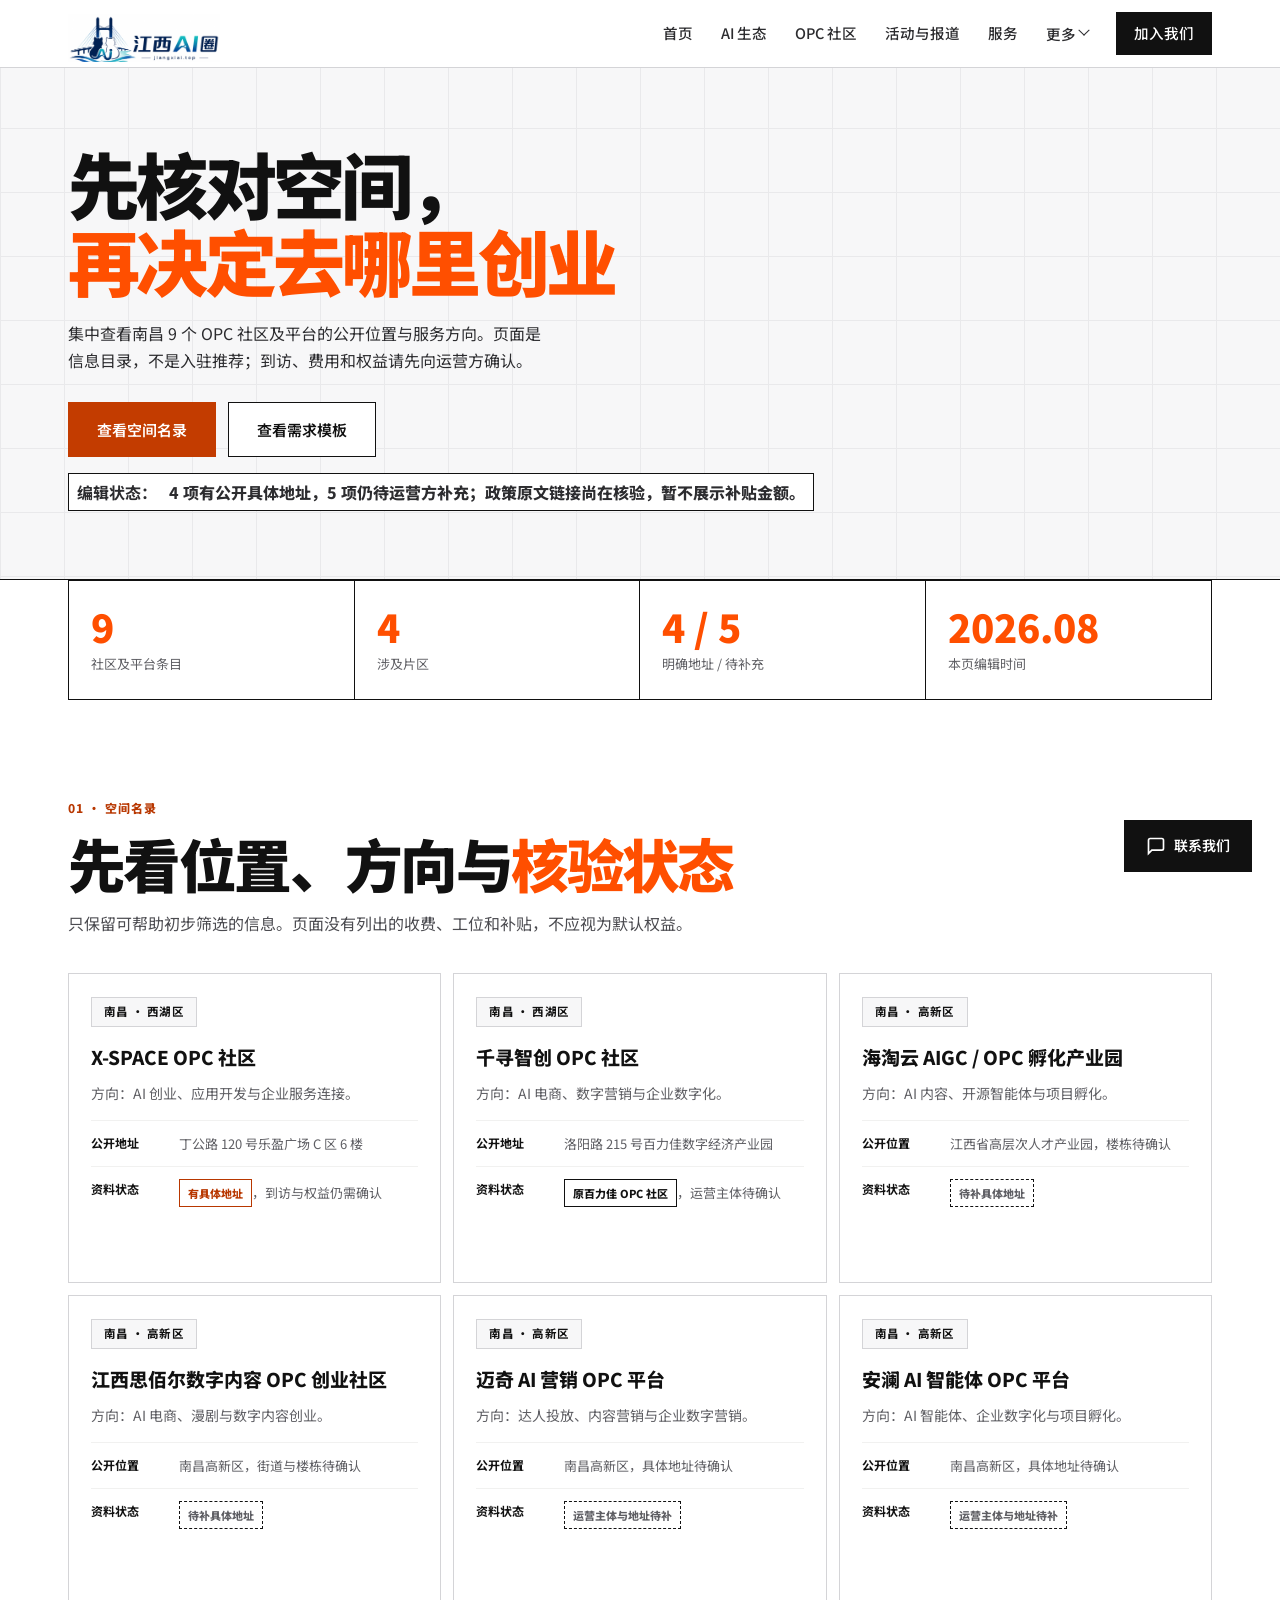
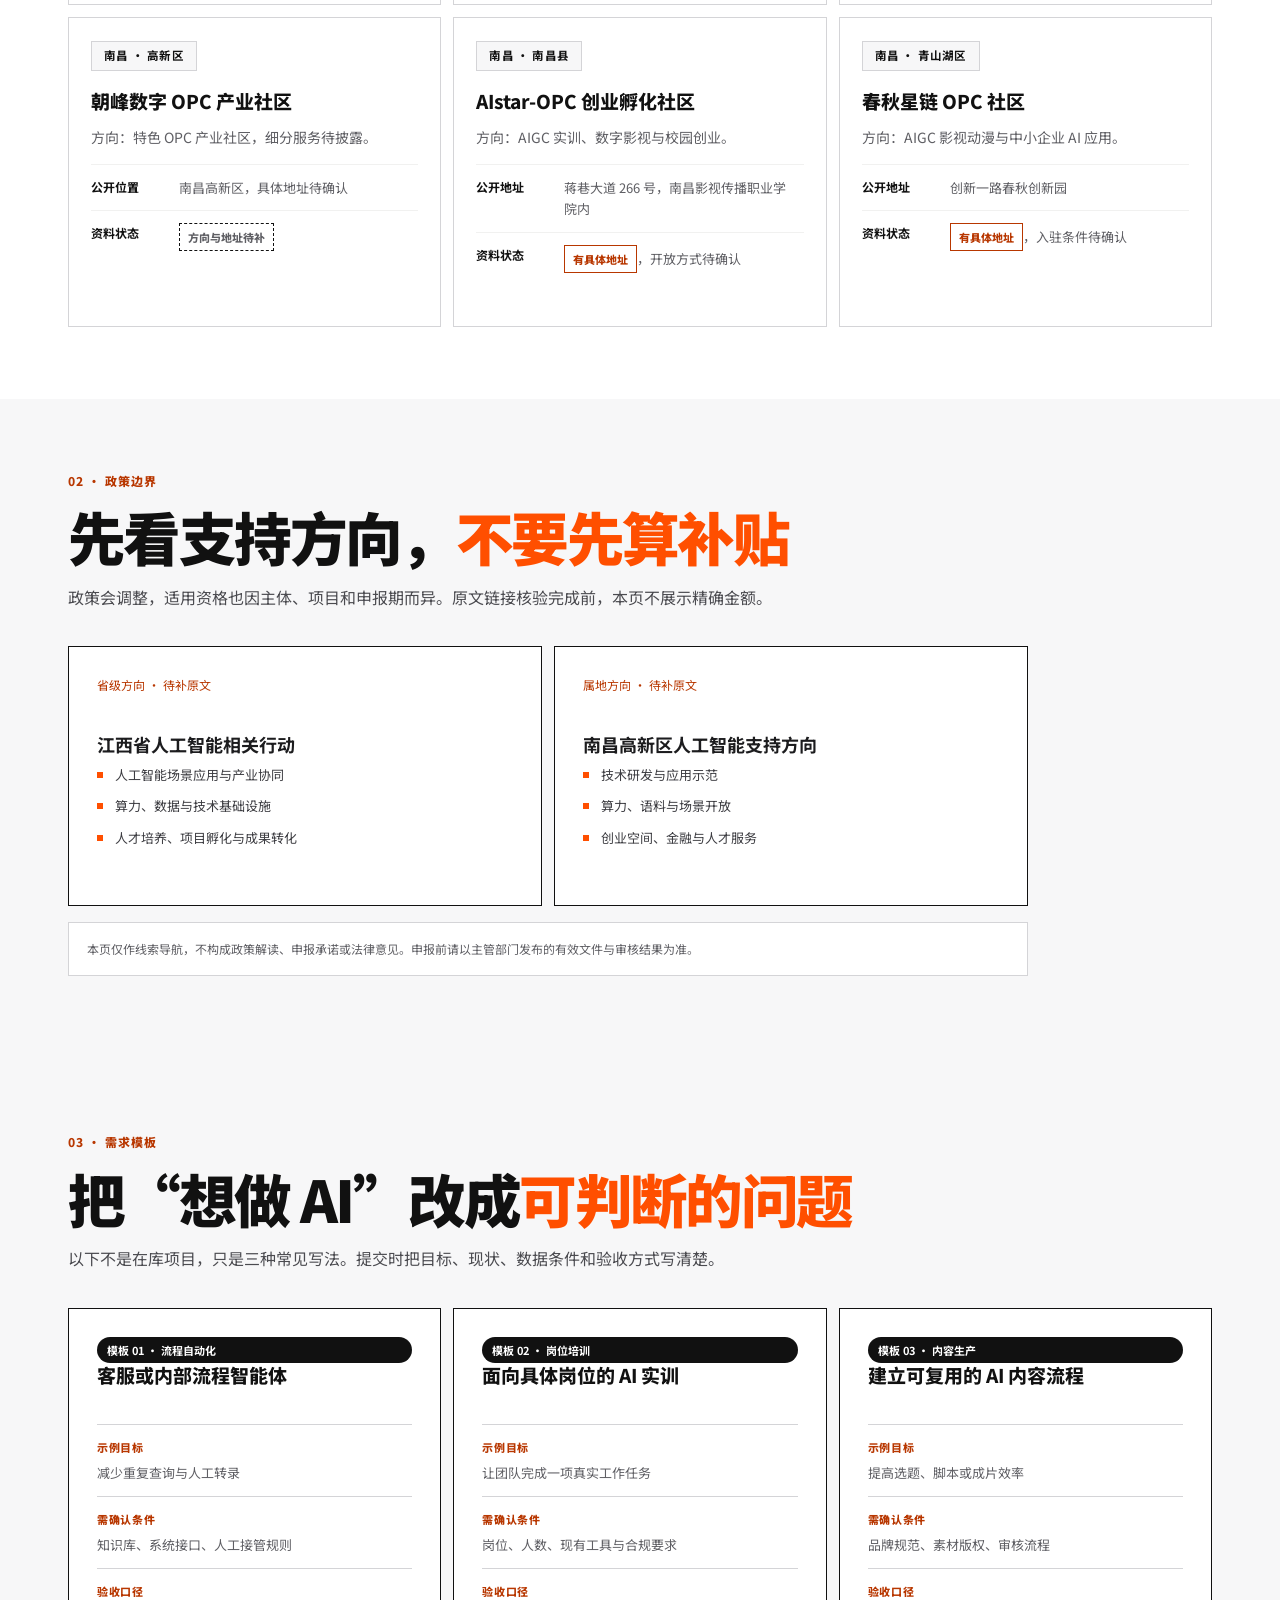
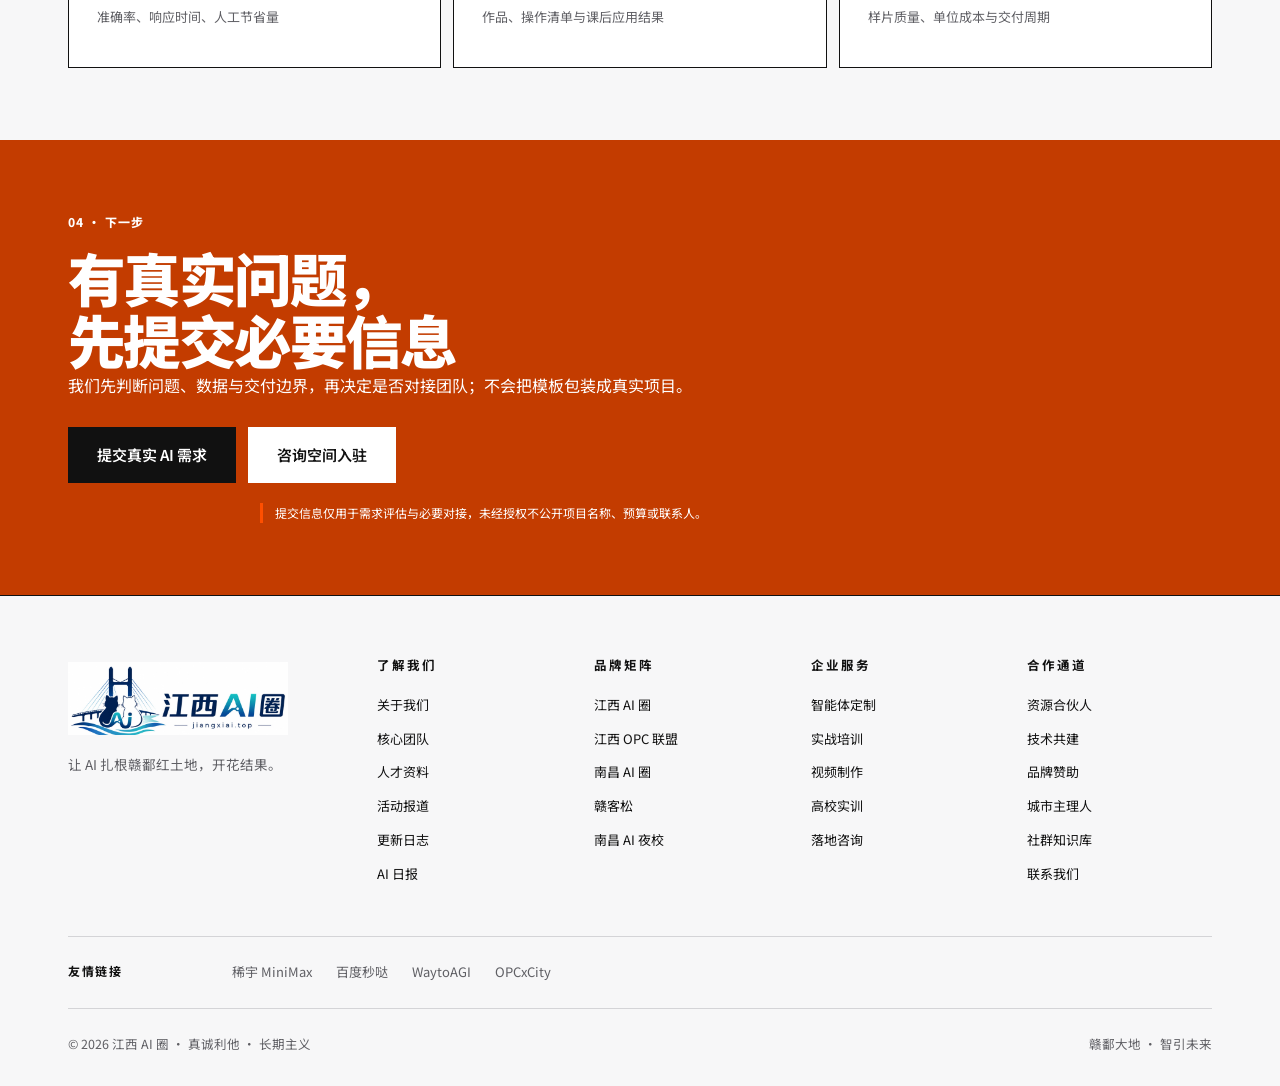
<file: opc.html>
<!DOCTYPE html>
<html lang="zh-CN">
<head>
  <meta charset="UTF-8" />
  <meta name="viewport" content="width=device-width, initial-scale=1.0" />
  <title>江西 OPC 社区名录｜空间、政策方向与需求模板</title>
  <meta name="description" content="江西 OPC 信息入口：整理南昌 9 个 OPC 社区及平台的公开位置与方向，说明政策核验边界，并提供真实 AI 需求提交模板。" />
  <meta name="keywords" content="江西OPC,南昌OPC,OPC社区,一人公司,江西AI创业,江西AI需求" />
  <meta name="baidu-site-verification" content="codeva-94X3NdR9Ha" />
  <meta name="robots" content="index, follow, max-image-preview:large, max-snippet:-1, max-video-preview:-1" />
  <link rel="canonical" href="https://jiangxiai.top/opc.html" />
  <meta name="geo.region" content="CN-JX" />
  <meta name="geo.placename" content="江西, 南昌" />
  <meta name="geo.position" content="28.6820;115.8579" />
  <meta name="ICBM" content="28.6820, 115.8579" />
  <link rel="icon" type="image/png" sizes="256x256" href="img/jiangxi-ai-icon-official.png" />
  <link rel="apple-touch-icon" href="img/jiangxi-ai-icon-official.png" />
  <meta property="og:type" content="website" />
  <meta property="og:url" content="https://jiangxiai.top/opc.html" />
  <meta property="og:title" content="江西 OPC 社区名录｜空间、政策方向与需求模板" />
  <meta property="og:description" content="查看南昌 OPC 社区及平台的公开位置、服务方向和核验状态，并提交真实 AI 需求。" />
  <meta property="og:image" content="https://jiangxiai.top/img/og-cover.jpg" />
  <meta property="og:locale" content="zh_CN" />
  <meta property="og:site_name" content="江西 AI 圈" />
  <meta name="twitter:card" content="summary_large_image" />
  <meta name="twitter:title" content="江西 OPC 社区名录｜空间、政策方向与需求模板" />
  <meta name="twitter:description" content="查看南昌 OPC 社区及平台的公开位置、服务方向和核验状态，并提交真实 AI 需求。" />
  <meta name="twitter:image" content="https://jiangxiai.top/img/og-cover.jpg" />
  <link rel="preconnect" href="https://fonts.loli.net" />
  <link rel="preconnect" href="https://fonts.loli.net" crossorigin />
  <link href="https://fonts.loli.net/css2?family=Noto+Serif+SC:wght@500;700;900&family=Noto+Sans+SC:wght@300;400;500;700;900&display=swap" rel="stylesheet" />
  <link rel="stylesheet" href="styles.css?v=20260830c" />
  <script type="application/ld+json">
  {
    "@context": "https://schema.org",
    "@type": "CollectionPage",
    "url": "https://jiangxiai.top/opc.html",
    "name": "江西 OPC 社区名录",
    "description": "整理南昌 OPC 社区及平台的公开位置、服务方向和资料核验状态。",
    "isPartOf": { "@type": "WebSite", "url": "https://jiangxiai.top/", "name": "江西 AI 圈" },
    "breadcrumb": { "@type": "BreadcrumbList", "itemListElement": [
      { "@type": "ListItem", "position": 1, "name": "首页", "item": "https://jiangxiai.top/" },
      { "@type": "ListItem", "position": 2, "name": "OPC 社区", "item": "https://jiangxiai.top/opc.html" }
    ]}
  }
  </script>
  <script type="text/javascript">
    (function(c,l,a,r,i,t,y){c[a]=c[a]||function(){(c[a].q=c[a].q||[]).push(arguments)};t=l.createElement(r);t.async=1;t.src="https://www.clarity.ms/tag/"+i;y=l.getElementsByTagName(r)[0];y.parentNode.insertBefore(t,y);})(window, document, "clarity", "script", "xbm9ujg700");
  </script>
  <script>
    var _hmt = _hmt || [];
    (function(){var hm=document.createElement('script');hm.src='https://hm.baidu.com/hm.js?73ce09a56fa2438a07367a57c97f3c90';var s=document.getElementsByTagName('script')[0];s.parentNode.insertBefore(hm,s);})();
  </script>
  <script async src="https://www.googletagmanager.com/gtag/js?id=G-G5CPYK6K0J"></script>
  <script>window.dataLayer=window.dataLayer||[];function gtag(){dataLayer.push(arguments);}gtag('js',new Date());gtag('config','G-G5CPYK6K0J');</script>
</head>
<body class="opc-v2 subpage-v3 page-directory">
  <a class="skip-link" href="#main-content">跳到主要内容</a>

  <nav class="nav" id="nav">
    <div class="container nav-inner">
      <a href="index.html" class="brand"><img class="brand-logo" src="img/jiangxi-ai-logo-official.webp" width="1440" height="532" alt="江西 AI 圈" decoding="async" /></a>
      <div class="nav-links" id="primaryNav">
        <a href="index.html">首页</a><a href="ecosystem.html">AI 生态</a><a href="opc.html" aria-current="page">OPC 社区</a><a href="news.html">活动与报道</a><a href="services.html">服务</a>
        <div class="nav-dropdown">
          <button class="nav-drop-trigger" type="button" aria-haspopup="true" aria-expanded="false">更多 <span class="nav-drop-caret" aria-hidden="true"></span></button>
          <div class="nav-drop-menu" role="menu"><a href="about.html" role="menuitem">关于我们</a><a href="talents.html" role="menuitem">人才资料</a><a href="aidaily.html" role="menuitem">AI 日报</a></div>
        </div>
        <a href="index.html#join" class="nav-cta">加入我们</a>
      </div>
      <button class="nav-toggle" aria-label="菜单" aria-expanded="false" aria-controls="primaryNav" id="navToggle"><span></span><span></span><span></span></button>
    </div>
  </nav>

  <main id="main-content">
    <header class="page-hero opc-hero">
      <div class="container">
        <h1>先核对空间，<br /><span class="grad">再决定去哪里创业</span></h1>
        <p class="page-hero-sub">集中查看南昌 9 个 OPC 社区及平台的公开位置与服务方向。页面是信息目录，不是入驻推荐；到访、费用和权益请先向运营方确认。</p>
        <div class="page-hero-actions"><a href="#spaces" class="btn btn-primary">查看空间名录</a><a href="#templates" class="btn btn-ghost">查看需求模板</a></div>
        <p class="verification-note status-partial"><strong>编辑状态：</strong>4 项有公开具体地址，5 项仍待运营方补充；政策原文链接尚在核验，暂不展示补贴金额。</p>
      </div>
    </header>

    <section class="opc-overview" aria-label="名录范围">
      <div class="container opc-stats-bar">
        <div class="opc-stat"><strong>9</strong><span>社区及平台条目</span></div><div class="opc-stat"><strong>4</strong><span>涉及片区</span></div><div class="opc-stat"><strong>4 / 5</strong><span>明确地址 / 待补充</span></div><div class="opc-stat"><strong>2026.08</strong><span>本页编辑时间</span></div>
      </div>
    </section>

    <section class="section section-opc" id="spaces">
      <div class="container">
        <div class="section-head"><span class="section-tag">01 · 空间名录</span><h2 class="section-title">先看位置、方向与<span class="grad">核验状态</span></h2><p class="section-sub">只保留可帮助初步筛选的信息。页面没有列出的收费、工位和补贴，不应视为默认权益。</p></div>
        <div class="opc-space-grid opc-directory-grid">
          <article class="opc-space-card"><div class="opc-space-head"><span class="opc-space-loc">南昌 · 西湖区</span><h3>X-SPACE OPC 社区</h3></div><div class="opc-space-body"><p class="opc-space-desc">方向：AI 创业、应用开发与企业服务连接。</p><dl class="opc-space-details"><div><dt>公开地址</dt><dd>丁公路 120 号乐盈广场 C 区 6 楼</dd></div><div><dt>资料状态</dt><dd><span class="status-verified">有具体地址</span>，到访与权益仍需确认</dd></div></dl></div></article>
          <article class="opc-space-card"><div class="opc-space-head"><span class="opc-space-loc">南昌 · 西湖区</span><h3>千寻智创 OPC 社区</h3></div><div class="opc-space-body"><p class="opc-space-desc">方向：AI 电商、数字营销与企业数字化。</p><dl class="opc-space-details"><div><dt>公开地址</dt><dd>洛阳路 215 号百力佳数字经济产业园</dd></div><div><dt>资料状态</dt><dd><span class="status-partial">原百力佳 OPC 社区</span>，运营主体待确认</dd></div></dl></div></article>
          <article class="opc-space-card"><div class="opc-space-head"><span class="opc-space-loc">南昌 · 高新区</span><h3>海淘云 AIGC / OPC 孵化产业园</h3></div><div class="opc-space-body"><p class="opc-space-desc">方向：AI 内容、开源智能体与项目孵化。</p><dl class="opc-space-details"><div><dt>公开位置</dt><dd>江西省高层次人才产业园，楼栋待确认</dd></div><div><dt>资料状态</dt><dd><span class="status-pending">待补具体地址</span></dd></div></dl></div></article>
          <article class="opc-space-card"><div class="opc-space-head"><span class="opc-space-loc">南昌 · 高新区</span><h3>江西思佰尔数字内容 OPC 创业社区</h3></div><div class="opc-space-body"><p class="opc-space-desc">方向：AI 电商、漫剧与数字内容创业。</p><dl class="opc-space-details"><div><dt>公开位置</dt><dd>南昌高新区，街道与楼栋待确认</dd></div><div><dt>资料状态</dt><dd><span class="status-pending">待补具体地址</span></dd></div></dl></div></article>
          <article class="opc-space-card"><div class="opc-space-head"><span class="opc-space-loc">南昌 · 高新区</span><h3>迈奇 AI 营销 OPC 平台</h3></div><div class="opc-space-body"><p class="opc-space-desc">方向：达人投放、内容营销与企业数字营销。</p><dl class="opc-space-details"><div><dt>公开位置</dt><dd>南昌高新区，具体地址待确认</dd></div><div><dt>资料状态</dt><dd><span class="status-pending">运营主体与地址待补</span></dd></div></dl></div></article>
          <article class="opc-space-card"><div class="opc-space-head"><span class="opc-space-loc">南昌 · 高新区</span><h3>安澜 AI 智能体 OPC 平台</h3></div><div class="opc-space-body"><p class="opc-space-desc">方向：AI 智能体、企业数字化与项目孵化。</p><dl class="opc-space-details"><div><dt>公开位置</dt><dd>南昌高新区，具体地址待确认</dd></div><div><dt>资料状态</dt><dd><span class="status-pending">运营主体与地址待补</span></dd></div></dl></div></article>
          <article class="opc-space-card"><div class="opc-space-head"><span class="opc-space-loc">南昌 · 高新区</span><h3>朝峰数字 OPC 产业社区</h3></div><div class="opc-space-body"><p class="opc-space-desc">方向：特色 OPC 产业社区，细分服务待披露。</p><dl class="opc-space-details"><div><dt>公开位置</dt><dd>南昌高新区，具体地址待确认</dd></div><div><dt>资料状态</dt><dd><span class="status-pending">方向与地址待补</span></dd></div></dl></div></article>
          <article class="opc-space-card"><div class="opc-space-head"><span class="opc-space-loc">南昌 · 南昌县</span><h3>AIstar-OPC 创业孵化社区</h3></div><div class="opc-space-body"><p class="opc-space-desc">方向：AIGC 实训、数字影视与校园创业。</p><dl class="opc-space-details"><div><dt>公开地址</dt><dd>蒋巷大道 266 号，南昌影视传播职业学院内</dd></div><div><dt>资料状态</dt><dd><span class="status-verified">有具体地址</span>，开放方式待确认</dd></div></dl></div></article>
          <article class="opc-space-card"><div class="opc-space-head"><span class="opc-space-loc">南昌 · 青山湖区</span><h3>春秋星链 OPC 社区</h3></div><div class="opc-space-body"><p class="opc-space-desc">方向：AIGC 影视动漫与中小企业 AI 应用。</p><dl class="opc-space-details"><div><dt>公开地址</dt><dd>创新一路春秋创新园</dd></div><div><dt>资料状态</dt><dd><span class="status-verified">有具体地址</span>，入驻条件待确认</dd></div></dl></div></article>
        </div>
      </div>
    </section>

    <section class="section section-policy" id="policy">
      <div class="container">
        <div class="section-head"><span class="section-tag">02 · 政策边界</span><h2 class="section-title">先看支持方向，<span class="grad">不要先算补贴</span></h2><p class="section-sub">政策会调整，适用资格也因主体、项目和申报期而异。原文链接核验完成前，本页不展示精确金额。</p></div>
        <div class="policy-grid-compact">
          <article class="policy-card"><span class="fact-stamp">省级方向 · 待补原文</span><h3>江西省人工智能相关行动</h3><ul class="policy-list"><li>人工智能场景应用与产业协同</li><li>算力、数据与技术基础设施</li><li>人才培养、项目孵化与成果转化</li></ul></article>
          <article class="policy-card"><span class="fact-stamp">属地方向 · 待补原文</span><h3>南昌高新区人工智能支持方向</h3><ul class="policy-list"><li>技术研发与应用示范</li><li>算力、语料与场景开放</li><li>创业空间、金融与人才服务</li></ul></article>
        </div>
        <p class="source-note">本页仅作线索导航，不构成政策解读、申报承诺或法律意见。申报前请以主管部门发布的有效文件与审核结果为准。</p>
      </div>
    </section>

    <section class="section section-demand" id="templates">
      <div class="container">
        <div class="section-head"><span class="section-tag">03 · 需求模板</span><h2 class="section-title">把“想做 AI”改成<span class="grad">可判断的问题</span></h2><p class="section-sub">以下不是在库项目，只是三种常见写法。提交时把目标、现状、数据条件和验收方式写清楚。</p></div>
        <div class="demand-grid demand-template-grid">
          <article class="demand-card"><span class="demand-badge">模板 01 · 流程自动化</span><h3>客服或内部流程智能体</h3><dl class="template-fields"><div><dt>示例目标</dt><dd>减少重复查询与人工转录</dd></div><div><dt>需确认条件</dt><dd>知识库、系统接口、人工接管规则</dd></div><div><dt>验收口径</dt><dd>准确率、响应时间、人工节省量</dd></div></dl></article>
          <article class="demand-card"><span class="demand-badge">模板 02 · 岗位培训</span><h3>面向具体岗位的 AI 实训</h3><dl class="template-fields"><div><dt>示例目标</dt><dd>让团队完成一项真实工作任务</dd></div><div><dt>需确认条件</dt><dd>岗位、人数、现有工具与合规要求</dd></div><div><dt>验收口径</dt><dd>作品、操作清单与课后应用结果</dd></div></dl></article>
          <article class="demand-card"><span class="demand-badge">模板 03 · 内容生产</span><h3>建立可复用的 AI 内容流程</h3><dl class="template-fields"><div><dt>示例目标</dt><dd>提高选题、脚本或成片效率</dd></div><div><dt>需确认条件</dt><dd>品牌规范、素材版权、审核流程</dd></div><div><dt>验收口径</dt><dd>样片质量、单位成本与交付周期</dd></div></dl></article>
        </div>
      </div>
    </section>

    <section class="section section-cta opc-final-cta" id="join-opc">
      <div class="container"><span class="section-tag">04 · 下一步</span><h2 class="section-title">有真实问题，<br /><span class="grad">先提交必要信息</span></h2><p class="cta-desc">我们先判断问题、数据与交付边界，再决定是否对接团队；不会把模板包装成真实项目。</p><div class="page-hero-actions"><a href="https://my.feishu.cn/share/base/form/shrcnmAKeHs4OrGC1ptZo3Zmjfb?utm_source=jiangxiai&amp;utm_medium=web&amp;utm_campaign=opc&amp;utm_content=cta_form" target="_blank" rel="noopener" class="btn btn-primary">提交真实 AI 需求</a><a href="index.html#join" class="btn btn-ghost">咨询空间入驻</a></div><p class="privacy-note">提交信息仅用于需求评估与必要对接，未经授权不公开项目名称、预算或联系人。</p></div>
    </section>
  </main>

  <footer class="footer">
    <div class="container">
      <div class="footer-grid">
        <div class="footer-brand">
          <div class="brand"><img class="brand-logo" src="img/jiangxi-ai-logo-official.webp" width="1440" height="532" alt="江西 AI 圈" loading="lazy" decoding="async" /></div>
          <p>让 AI 扎根赣鄱红土地，开花结果。</p>
        </div>
        <div class="footer-col">
          <h5>了解我们</h5>
          <ul>
            <li><a href="about.html">关于我们</a></li>
            <li><a href="about.html#team">核心团队</a></li>
            <li><a href="talents.html">人才资料</a></li>
            <li><a href="news.html">活动报道</a></li>
            <li><a href="changelog.html">更新日志</a></li>
            <li><a href="aidaily.html">AI 日报</a></li>
          </ul>
        </div>
        <div class="footer-col">
          <h5>品牌矩阵</h5>
          <ul>
            <li><a href="ecosystem.html">江西 AI 圈</a></li>
            <li><a href="ecosystem.html">江西 OPC 联盟</a></li>
            <li><a href="ecosystem.html">南昌 AI 圈</a></li>
            <li><a href="ecosystem.html">赣客松</a></li>
            <li><a href="ecosystem.html">南昌 AI 夜校</a></li>
          </ul>
        </div>
        <div class="footer-col">
          <h5>企业服务</h5>
          <ul>
            <li><a href="services.html#solutions" aria-label="AI 智能体定制">智能体定制</a></li>
            <li><a href="services.html#solutions" aria-label="AI 实战培训">实战培训</a></li>
            <li><a href="services.html#solutions" aria-label="AI 视频制作">视频制作</a></li>
            <li><a href="services.html#solutions" aria-label="高校 AI 实训">高校实训</a></li>
            <li><a href="services.html#solutions" aria-label="AI 落地咨询">落地咨询</a></li>
          </ul>
        </div>
        <div class="footer-col">
          <h5>合作通道</h5>
          <ul>
            <li><a href="about.html#partner">资源合伙人</a></li>
            <li><a href="about.html#partner" aria-label="技术与生态共建">技术共建</a></li>
            <li><a href="about.html#partner" aria-label="品牌赞助与冠名">品牌赞助</a></li>
            <li><a href="index.html#city">城市主理人</a></li>
            <li><a href="https://tokendeep.feishu.cn/wiki/RYnHw3zpiim3W9kLOXcctta2n6e?utm_source=jiangxiai&amp;utm_medium=web&amp;utm_campaign=footer&amp;utm_content=footer_kb" target="_blank" rel="noopener">社群知识库</a></li>
            <li><a href="index.html#join">联系我们</a></li>
          </ul>
        </div>
      </div>
      <div class="footer-bottom"><span>© 2026 江西 AI 圈 · 真诚利他 · 长期主义</span><span>赣鄱大地 · 智引未来</span></div>
    </div>
  </footer>
  <a href="index.html#join" class="float-cta" aria-label="联系我们"><svg width="20" height="20" viewBox="0 0 24 24" fill="none" stroke="currentColor" stroke-width="2" aria-hidden="true"><path d="M21 15a2 2 0 0 1-2 2H7l-4 4V5a2 2 0 0 1 2-2h14a2 2 0 0 1 2 2z"/></svg><span>联系我们</span></a>
  <script src="main.js?v=20260828e"></script>
</body>
</html>
</file>
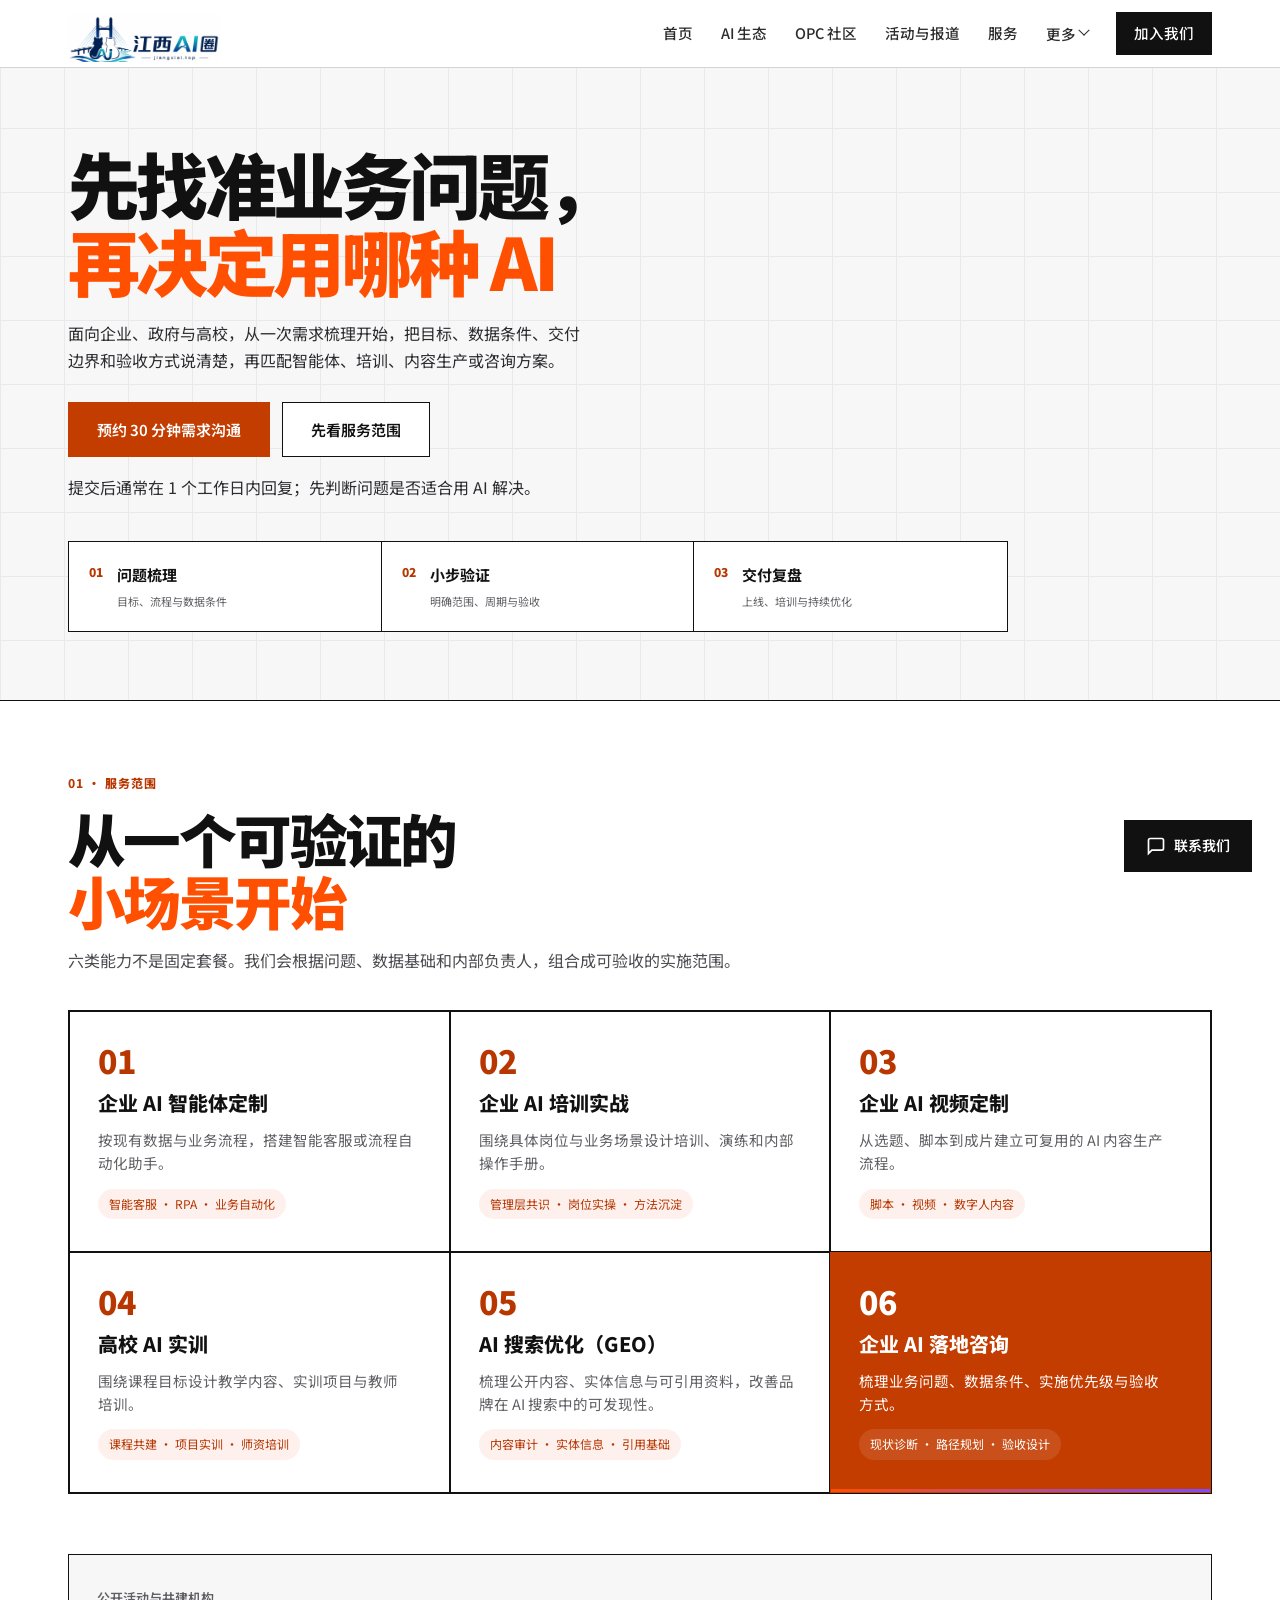
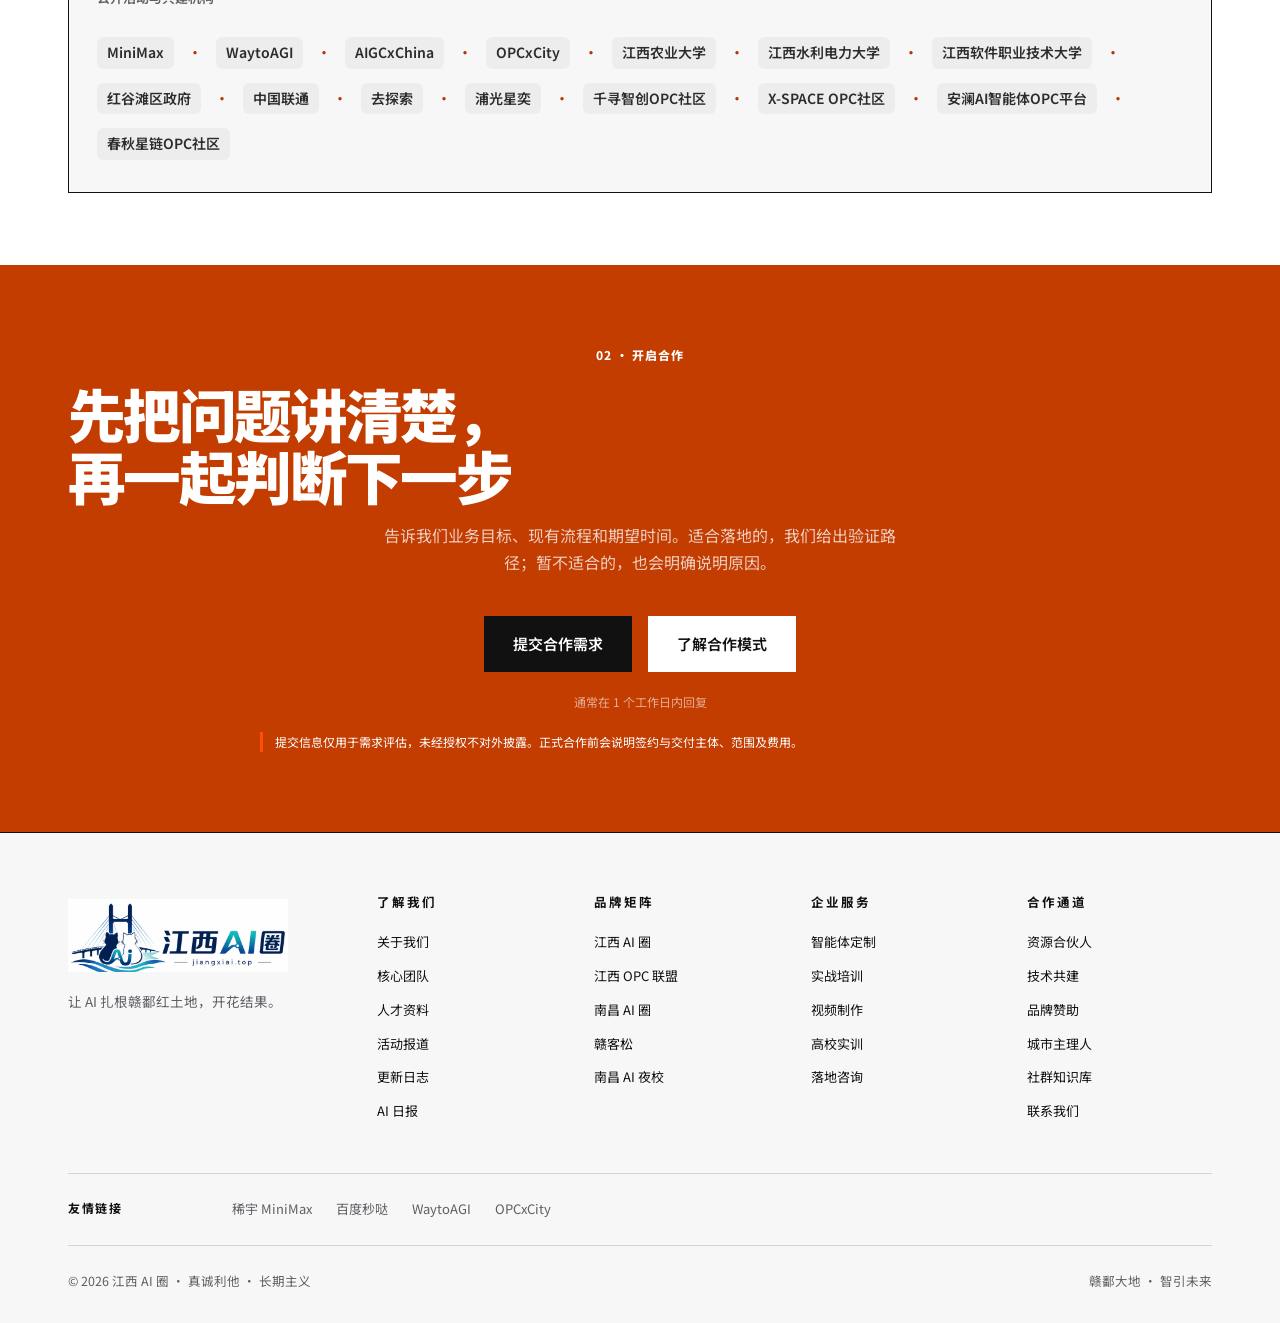
<file: services.html>
<!DOCTYPE html>
<html lang="zh-CN">
<head>
  <meta charset="UTF-8" />
  <meta name="viewport" content="width=device-width, initial-scale=1.0" />
  <title>江西 AI 企业服务｜智能体、培训与落地咨询</title>
  <meta name="description" content="江西 AI 圈面向江西企业、政府与高校提供 AI 需求梳理、智能体定制、企业培训、AI 视频、高校实训、GEO 优化与落地咨询。提交后通常在 1 个工作日内回复。" />
  <meta name="keywords" content="江西AI企业,南昌AI服务,赣州AI落地,江西AI培训,南昌AI培训,江西OPC,南昌OPC,江西AI智能体,AI视频定制,高校AI实训,AI落地咨询,江西AIGC" />
  <meta name="baidu-site-verification" content="codeva-94X3NdR9Ha" />
  <meta name="robots" content="index, follow, max-image-preview:large, max-snippet:-1, max-video-preview:-1" />
  <link rel="canonical" href="https://jiangxiai.top/services.html" />

  <!-- Geo SEO -->
  <meta name="geo.region" content="CN-JX" />
  <meta name="geo.placename" content="江西, 南昌, 赣州, 九江, 宜春, 景德镇, 吉安, 抚州, 上饶, 鹰潭, 新余, 萍乡" />
  <meta name="geo.position" content="28.6820;115.8579" />
  <meta name="ICBM" content="28.6820, 115.8579" />

  <!-- Favicon -->
  <link rel="icon" type="image/png" sizes="256x256" href="img/jiangxi-ai-icon-official.png" />
  <link rel="apple-touch-icon" href="img/jiangxi-ai-icon-official.png" />

  <!-- Open Graph -->
  <meta property="og:type" content="website" />
  <meta property="og:url" content="https://jiangxiai.top/services.html" />
  <meta property="og:title" content="江西 AI 企业服务｜智能体、培训与落地咨询" />
  <meta property="og:description" content="从需求梳理和小步验证开始，为江西企业、政府与高校匹配可验收的 AI 落地路径。" />
  <meta property="og:image" content="https://jiangxiai.top/img/og-cover.jpg" />
  <meta property="og:locale" content="zh_CN" />
  <meta property="og:site_name" content="江西 AI 圈" />

  <!-- Twitter Card -->
  <meta name="twitter:card" content="summary_large_image" />
  <meta name="twitter:title" content="江西 AI 企业服务｜智能体、培训与落地咨询" />
  <meta name="twitter:description" content="从需求梳理和小步验证开始，为江西企业、政府与高校匹配可验收的 AI 落地路径。" />
  <meta name="twitter:image" content="https://jiangxiai.top/img/og-cover.jpg" />

  <!-- Fonts -->
  <link rel="preconnect" href="https://fonts.loli.net" />
  <link rel="preconnect" href="https://fonts.loli.net" crossorigin />
  <link href="https://fonts.loli.net/css2?family=Noto+Serif+SC:wght@500;700;900&family=Noto+Sans+SC:wght@300;400;500;700;900&display=swap" rel="stylesheet" />
  <link rel="stylesheet" href="styles.css?v=20260830c" />

  <!-- 网站统计：Microsoft Clarity -->
  <script type="text/javascript">
    (function(c,l,a,r,i,t,y){
      c[a]=c[a]||function(){(c[a].q=c[a].q||[]).push(arguments)};
      t=l.createElement(r);t.async=1;t.src="https://www.clarity.ms/tag/"+i;
      y=l.getElementsByTagName(r)[0];y.parentNode.insertBefore(t,y);
    })(window, document, "clarity", "script", "xbm9ujg700");
  </script>

  <!-- 百度统计 -->
  <script>
    var _hmt = _hmt || [];
    (function () {
      var hm = document.createElement("script");
      hm.src = "https://hm.baidu.com/hm.js?73ce09a56fa2438a07367a57c97f3c90";
      var s = document.getElementsByTagName("script")[0];
      s.parentNode.insertBefore(hm, s);
    })();
  </script>


  <!-- Google Analytics 4 -->
  <!-- Google tag (gtag.js) -->
<script async src="https://www.googletagmanager.com/gtag/js?id=G-G5CPYK6K0J"></script>
<script>
  window.dataLayer = window.dataLayer || [];
  function gtag(){dataLayer.push(arguments);}
  gtag('js', new Date());

  gtag('config', 'G-G5CPYK6K0J');
</script>

  <!-- 结构化数据：Service Schema -->
  <script type="application/ld+json">
  {
    "@context": "https://schema.org",
    "@graph": [
      {
        "@type": "WebPage",
        "name": "企业服务 - 江西 AI 圈",
        "url": "https://jiangxiai.top/services.html",
        "description": "为南昌、赣州、九江、宜春、景德镇等江西全省企业提供六大 AI 服务：智能体定制、AI 培训、视频制作、高校实训、GEO 优化、落地咨询。",
        "areaServed": [
          { "@type": "City", "name": "南昌" },
          { "@type": "City", "name": "赣州" },
          { "@type": "City", "name": "九江" },
          { "@type": "City", "name": "宜春" },
          { "@type": "City", "name": "景德镇" },
          { "@type": "City", "name": "吉安" },
          { "@type": "City", "name": "抚州" },
          { "@type": "City", "name": "上饶" },
          { "@type": "City", "name": "鹰潭" },
          { "@type": "City", "name": "新余" },
          { "@type": "City", "name": "萍乡" }
        ],
        "provider": {
          "@type": "Organization",
          "name": "江西 AI 圈",
          "url": "https://jiangxiai.top/"
        },
        "breadcrumb": {
          "@type": "BreadcrumbList",
          "itemListElement": [
            { "@type": "ListItem", "position": 1, "name": "首页", "item": "https://jiangxiai.top/" },
            { "@type": "ListItem", "position": 2, "name": "企业服务", "item": "https://jiangxiai.top/services.html" }
          ]
        }
      },
      {
        "@type": "ItemList",
        "name": "六大企业 AI 服务",
        "itemListElement": [
          { "@type": "Service", "position": 1, "name": "企业 AI 智能体定制", "description": "按现有数据与业务流程搭建智能客服或流程自动化助手。" },
          { "@type": "Service", "position": 2, "name": "企业 AI 培训实战", "description": "围绕具体岗位与业务场景设计培训、演练和内部操作手册。" },
          { "@type": "Service", "position": 3, "name": "企业 AI 视频定制", "description": "AI 驱动的短视频批量制作、数字人直播与营销。" },
          { "@type": "Service", "position": 4, "name": "高校 AI 实训", "description": "AI 课程体系设计与就业指导，培育本土后备力量。" },
          { "@type": "Service", "position": 5, "name": "AI 搜索优化（GEO）", "description": "梳理公开内容、实体信息与可引用资料，改善品牌在 AI 搜索中的可发现性。" },
          { "@type": "Service", "position": 6, "name": "企业 AI 落地咨询", "description": "梳理业务问题、数据条件、实施优先级与验收方式。" }
        ]
      }
    ]
  }
  </script>
</head>
<body class="service-v2 subpage-v3 page-conversion">
  <a class="skip-link" href="#main-content">跳到主要内容</a>
  <!-- ============ NAV ============ -->
  <nav class="nav" id="nav">
    <div class="container nav-inner">
      <a href="index.html" class="brand">
        <img class="brand-logo" src="img/jiangxi-ai-logo-official.webp" width="1440" height="532" alt="江西 AI 圈" decoding="async" />
      </a>
      <div class="nav-links" id="primaryNav">
        <a href="index.html">首页</a>
        <a href="ecosystem.html">AI 生态</a>
        <a href="opc.html">OPC 社区</a>
        <a href="news.html">活动与报道</a>
        <a href="services.html" aria-current="page">服务</a>
        <div class="nav-dropdown">
          <button class="nav-drop-trigger" type="button" aria-haspopup="true" aria-expanded="false">
            更多 <span class="nav-drop-caret" aria-hidden="true"></span>
          </button>
          <div class="nav-drop-menu" role="menu">
            <a href="about.html" role="menuitem">关于我们</a>
            <a href="talents.html" role="menuitem">人才资料</a>
            <a href="aidaily.html" role="menuitem">AI 日报</a>
          </div>
        </div>
        <a href="index.html#join" class="nav-cta">加入我们</a>
      </div>
      <button class="nav-toggle" aria-label="菜单" aria-expanded="false" aria-controls="primaryNav" id="navToggle">
        <span></span><span></span><span></span>
      </button>
    </div>
  </nav>

  <main id="main-content">
  <!-- ============ PAGE HERO ============ -->
  <header class="page-hero">
    <div class="container">
      <h1>先找准业务问题，<br /><span class="grad">再决定用哪种 AI</span></h1>
      <p class="page-hero-sub">面向企业、政府与高校，从一次需求梳理开始，把目标、数据条件、交付边界和验收方式说清楚，再匹配智能体、培训、内容生产或咨询方案。</p>
      <div class="page-hero-actions">
        <a href="https://my.feishu.cn/share/base/form/shrcnmAKeHs4OrGC1ptZo3Zmjfb?utm_source=jiangxiai&amp;utm_medium=web&amp;utm_campaign=enterprise&amp;utm_content=services_hero" target="_blank" rel="noopener" class="btn btn-primary">预约 30 分钟需求沟通</a>
        <a href="#solutions" class="btn btn-ghost">先看服务范围</a>
      </div>
      <p class="service-response">提交后通常在 1 个工作日内回复；先判断问题是否适合用 AI 解决。</p>
      <ol class="service-steps" aria-label="合作流程">
        <li><span>01</span><strong>问题梳理</strong><em>目标、流程与数据条件</em></li>
        <li><span>02</span><strong>小步验证</strong><em>明确范围、周期与验收</em></li>
        <li><span>03</span><strong>交付复盘</strong><em>上线、培训与持续优化</em></li>
      </ol>
    </div>
  </header>


  <!-- ============ SOLUTIONS ============ -->
  <section class="section section-solutions" id="solutions">
    <div class="container">
      <div class="section-head">
        <span class="section-tag">01 · 服务范围</span>
        <h2 class="section-title">从一个可验证的<br /><span class="grad">小场景开始</span></h2>
        <p class="section-sub">六类能力不是固定套餐。我们会根据问题、数据基础和内部负责人，组合成可验收的实施范围。</p>
      </div>

      <div class="solutions-grid">
        <a href="#contact" class="solution">
          <div class="solution-num">01</div>
          <h3>企业 AI 智能体定制</h3>
          <p>按现有数据与业务流程，搭建智能客服或流程自动化助手。</p>
          <span class="solution-tag">智能客服 · RPA · 业务自动化</span>
        </a>
        <a href="#contact" class="solution">
          <div class="solution-num">02</div>
          <h3>企业 AI 培训实战</h3>
          <p>围绕具体岗位与业务场景设计培训、演练和内部操作手册。</p>
          <span class="solution-tag">管理层共识 · 岗位实操 · 方法沉淀</span>
        </a>
        <a href="#contact" class="solution">
          <div class="solution-num">03</div>
          <h3>企业 AI 视频定制</h3>
          <p>从选题、脚本到成片建立可复用的 AI 内容生产流程。</p>
          <span class="solution-tag">脚本 · 视频 · 数字人内容</span>
        </a>
        <a href="#contact" class="solution">
          <div class="solution-num">04</div>
          <h3>高校 AI 实训</h3>
          <p>围绕课程目标设计教学内容、实训项目与教师培训。</p>
          <span class="solution-tag">课程共建 · 项目实训 · 师资培训</span>
        </a>
        <a href="#contact" class="solution">
          <div class="solution-num">05</div>
          <h3>AI 搜索优化（GEO）</h3>
          <p>梳理公开内容、实体信息与可引用资料，改善品牌在 AI 搜索中的可发现性。</p>
          <span class="solution-tag">内容审计 · 实体信息 · 引用基础</span>
        </a>
        <a href="#contact" class="solution highlight">
          <div class="solution-num">06</div>
          <h3>企业 AI 落地咨询</h3>
          <p>梳理业务问题、数据条件、实施优先级与验收方式。</p>
          <span class="solution-tag">现状诊断 · 路径规划 · 验收设计</span>
        </a>
      </div>

      <div class="logos-strip">
        <span class="logos-label">公开活动与共建机构</span>
        <div class="logos-row">
          <span>MiniMax</span><span>·</span>
          <span>WaytoAGI</span><span>·</span>
          <span>AIGCxChina</span><span>·</span>
          <span>OPCxCity</span><span>·</span>
          <span>江西农业大学</span><span>·</span>
          <span>江西水利电力大学</span><span>·</span>
          <span>江西软件职业技术大学</span><span>·</span>
          <span>红谷滩区政府</span><span>·</span>
          <span>中国联通</span><span>·</span>
          <span>去探索</span><span>·</span>
          <span>浦光星奕</span><span>·</span>
          <span>千寻智创OPC社区</span><span>·</span>
          <span>X-SPACE OPC社区</span><span>·</span>
          <span>安澜AI智能体OPC平台</span><span>·</span>
          <span>春秋星链OPC社区</span>
        </div>
      </div>
    </div>
  </section>

  <!-- ============ CTA ============ -->
  <section class="section section-cta" id="contact" style="background: var(--ink-900); color: #fff; text-align: center; padding: 80px 0;">
    <div class="container">
      <span class="section-tag light">02 · 开启合作</span>
      <h2 class="section-title light" style="margin-top:16px;">先把问题讲清楚，<br />再一起判断下一步</h2>
      <p style="font-size:16px; opacity:.75; margin: 16px auto 40px; max-width:520px; line-height:1.7;">
        告诉我们业务目标、现有流程和期望时间。适合落地的，我们给出验证路径；暂不适合的，也会明确说明原因。
      </p>
      <div style="display:flex; gap:16px; justify-content:center; flex-wrap:wrap;">
        <a href="https://my.feishu.cn/share/base/form/shrcnmAKeHs4OrGC1ptZo3Zmjfb?utm_source=jiangxiai&amp;utm_medium=web&amp;utm_campaign=enterprise&amp;utm_content=services_cta" target="_blank" rel="noopener" class="btn btn-primary">提交合作需求</a>
        <a href="about.html#partner" class="btn btn-ghost" style="border-color:rgba(255,255,255,.3); color:#fff;">了解合作模式</a>
      </div>
      <p style="font-size:12px; opacity:.58; margin:20px 0 0;">通常在 1 个工作日内回复</p>
      <p class="privacy-note">提交信息仅用于需求评估，未经授权不对外披露。正式合作前会说明签约与交付主体、范围及费用。</p>
    </div>
  </section>
  </main>

  <!-- ============ FOOTER ============ -->
  <footer class="footer">
    <div class="container">
      <div class="footer-grid">
        <div class="footer-brand">
          <div class="brand">
            <img class="brand-logo" src="img/jiangxi-ai-logo-official.webp" width="1440" height="532" alt="江西 AI 圈" loading="lazy" decoding="async" />
          </div>
          <p>让 AI 扎根赣鄱红土地，开花结果。</p>
        </div>
        <div class="footer-col">
          <h5>了解我们</h5>
          <ul>
            <li><a href="about.html">关于我们</a></li>
            <li><a href="about.html#team">核心团队</a></li>
            <li><a href="talents.html">人才资料</a></li>
            <li><a href="news.html">活动报道</a></li>
            <li><a href="changelog.html">更新日志</a></li>
            <li><a href="aidaily.html">AI 日报</a></li>
          </ul>
        </div>
        <div class="footer-col">
          <h5>品牌矩阵</h5>
          <ul>
            <li><a href="ecosystem.html">江西 AI 圈</a></li>
            <li><a href="ecosystem.html">江西 OPC 联盟</a></li>
            <li><a href="ecosystem.html">南昌 AI 圈</a></li>
            <li><a href="ecosystem.html">赣客松</a></li>
            <li><a href="ecosystem.html">南昌 AI 夜校</a></li>
          </ul>
        </div>
        <div class="footer-col">
          <h5>企业服务</h5>
          <ul>
            <li><a href="services.html#solutions" aria-label="AI 智能体定制">智能体定制</a></li>
            <li><a href="services.html#solutions" aria-label="AI 实战培训">实战培训</a></li>
            <li><a href="services.html#solutions" aria-label="AI 视频制作">视频制作</a></li>
            <li><a href="services.html#solutions" aria-label="高校 AI 实训">高校实训</a></li>
            <li><a href="services.html#solutions" aria-label="AI 落地咨询">落地咨询</a></li>
          </ul>
        </div>
        <div class="footer-col">
          <h5>合作通道</h5>
          <ul>
            <li><a href="about.html#partner">资源合伙人</a></li>
            <li><a href="about.html#partner" aria-label="技术与生态共建">技术共建</a></li>
            <li><a href="about.html#partner" aria-label="品牌赞助与冠名">品牌赞助</a></li>
            <li><a href="index.html#city">城市主理人</a></li>
            <li><a href="https://tokendeep.feishu.cn/wiki/RYnHw3zpiim3W9kLOXcctta2n6e?utm_source=jiangxiai&utm_medium=web&utm_campaign=footer&utm_content=footer_kb" target="_blank" rel="noopener">社群知识库</a></li>
            <li><a href="index.html#join">联系我们</a></li>
          </ul>
        </div>
      </div>
      <div class="footer-bottom">
        <span>© 2026 江西 AI 圈 · 真诚利他 · 长期主义</span>
        <span>赣鄱大地 · 智引未来</span>
      </div>
    </div>
  </footer>

  <!-- floating contact bubble -->
  <a href="index.html#join" class="float-cta" aria-label="联系我们">
    <svg width="20" height="20" viewBox="0 0 24 24" fill="none" stroke="currentColor" stroke-width="2"><path d="M21 15a2 2 0 0 1-2 2H7l-4 4V5a2 2 0 0 1 2-2h14a2 2 0 0 1 2 2z"/></svg>
    <span>联系我们</span>
  </a>

  <script src="main.js?v=20260828e"></script>
</body>
</html>
</file>
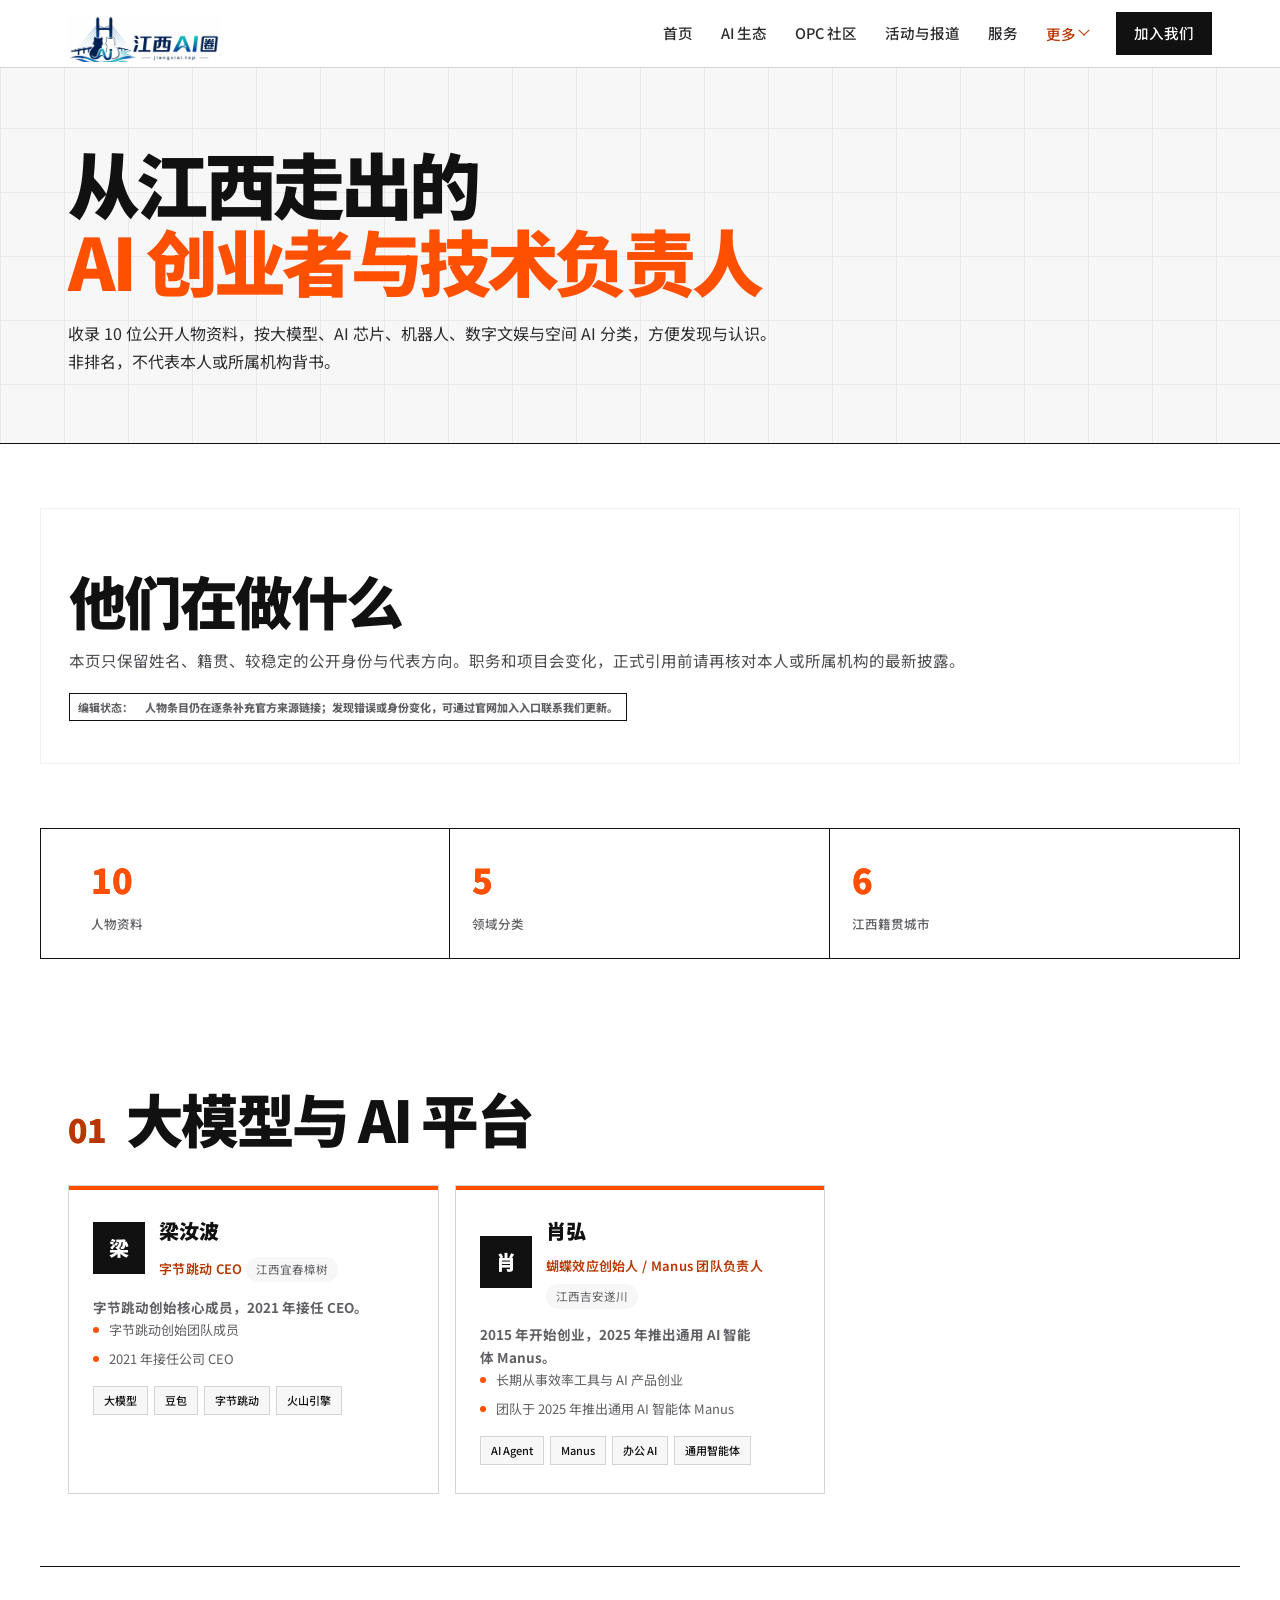
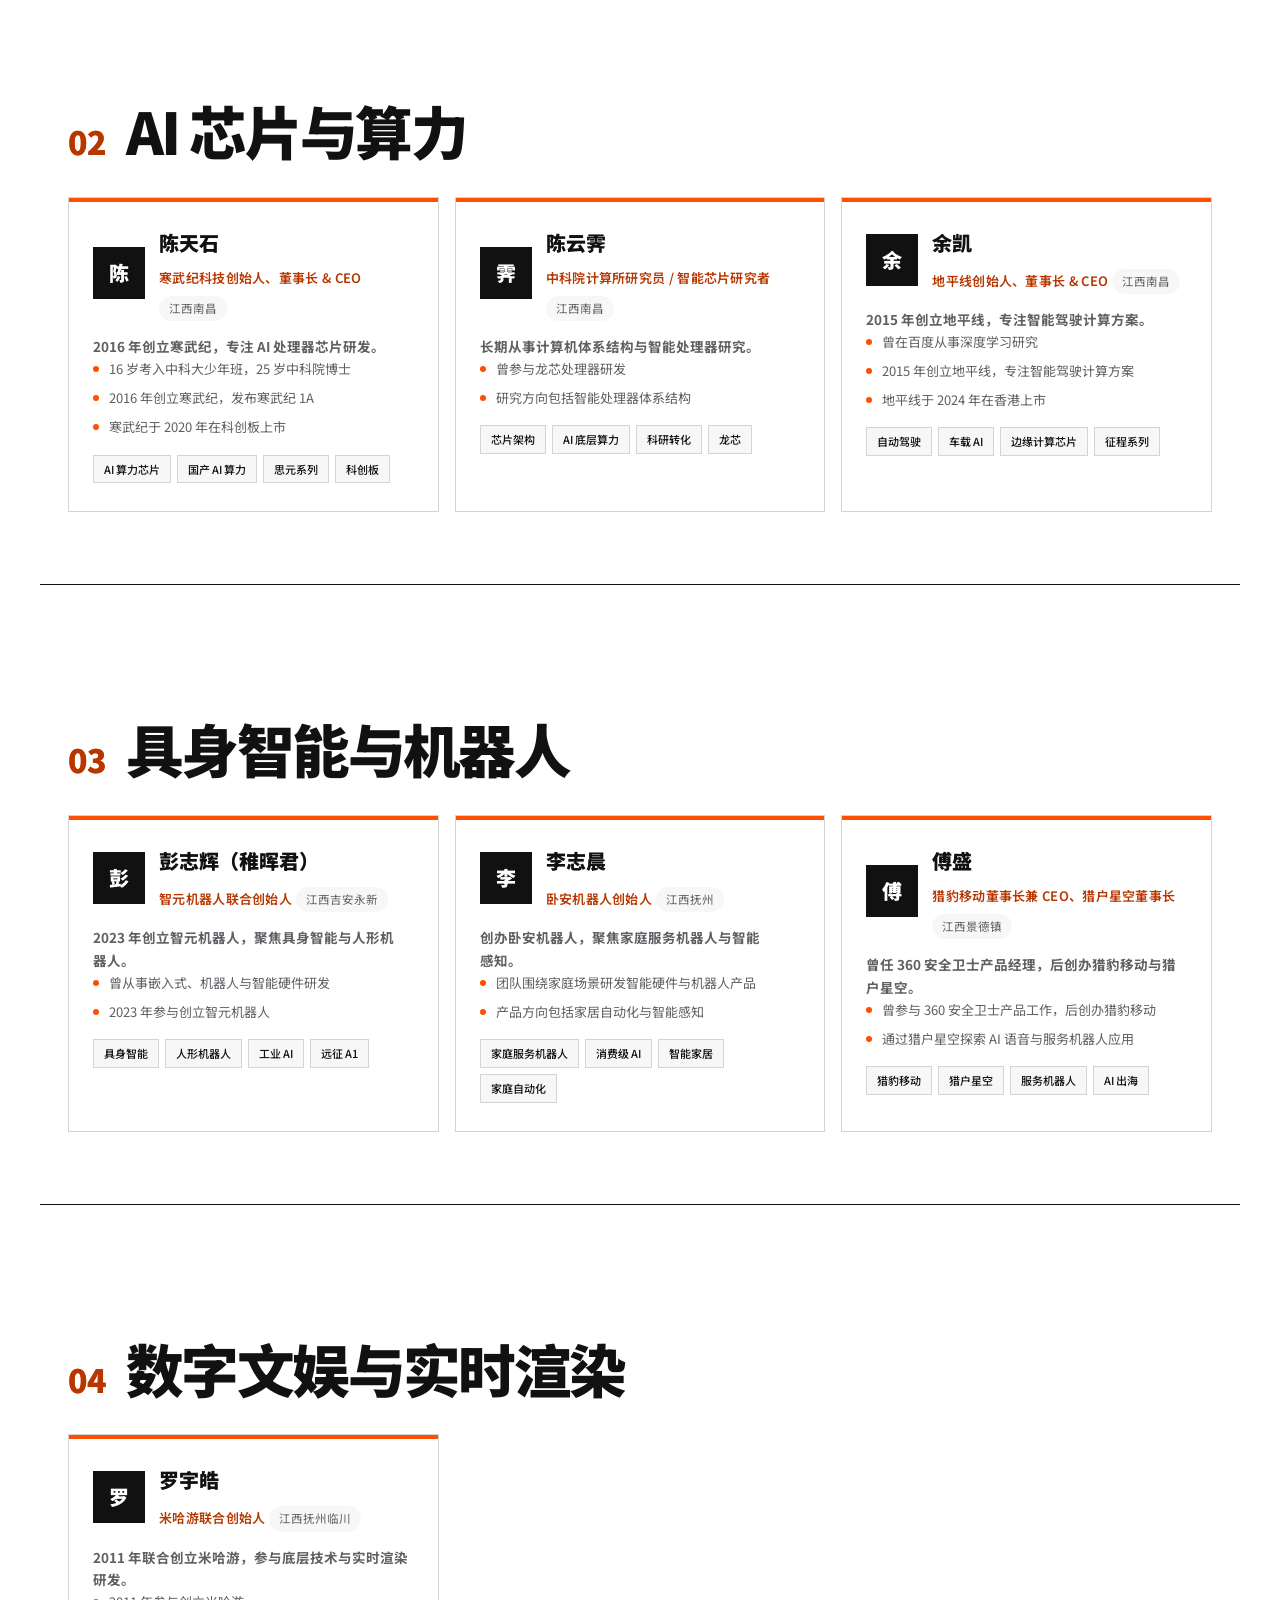
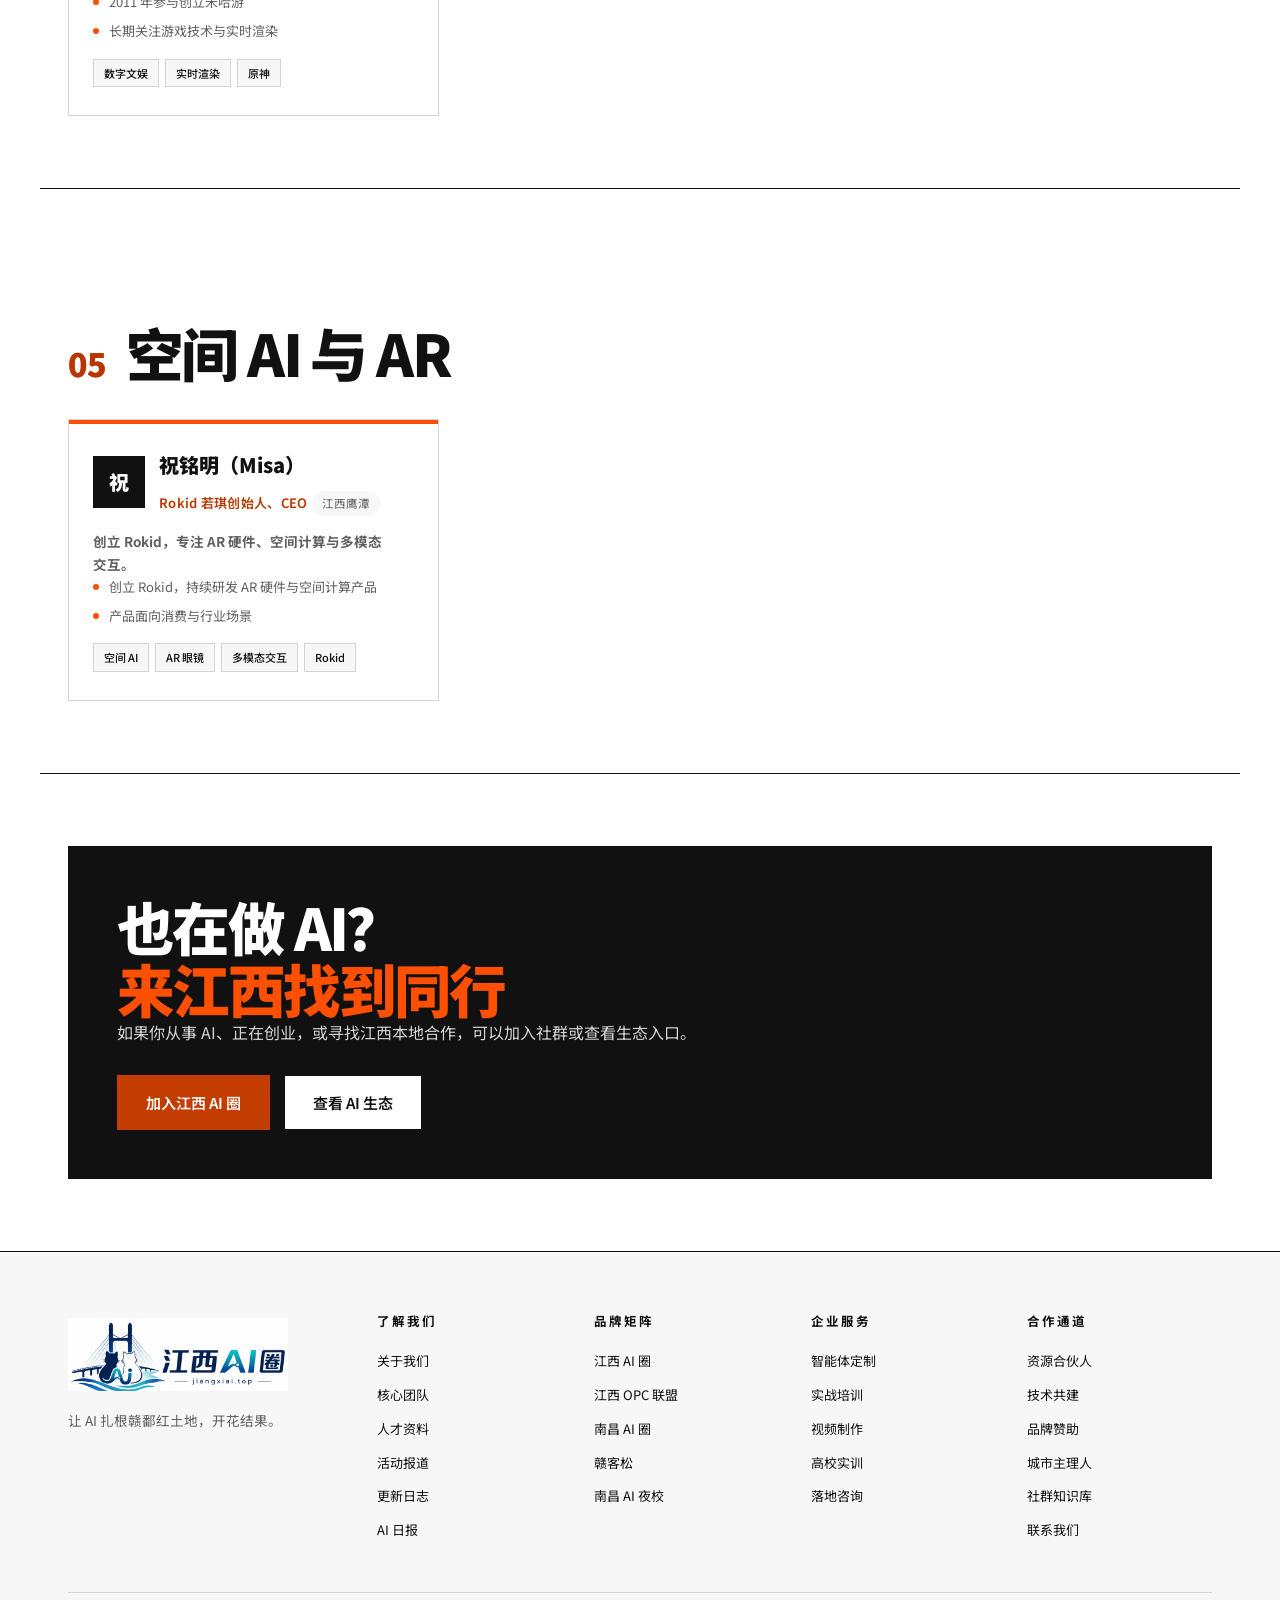
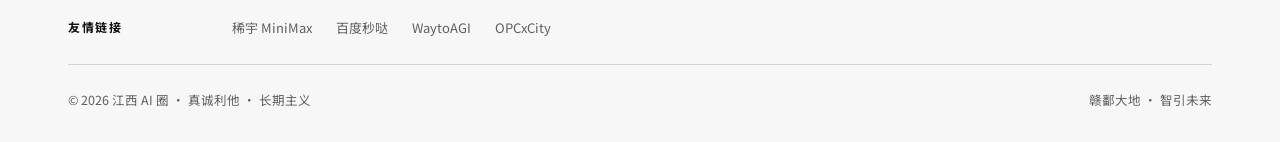
<file: talents.html>
<!DOCTYPE html>
<html lang="zh-CN">
<head>
  <meta charset="UTF-8" />
  <meta name="viewport" content="width=device-width, initial-scale=1.0" />
  <title>江西 AI 人才资料｜10 位江西籍创业者与技术负责人</title>
  <meta name="description" content="收录梁汝波、陈天石、陈云霁、余凯、彭志辉、傅盛、罗宇皓、肖弘、祝铭明、李志晨的公开身份与经历，按领域整理，非排名。" />
  <meta name="keywords" content="江西AI人才,南昌AI人才,赣州AI人才,江西籍AI创业者,江西科技人才,赣鄱英才,江西AI,南昌AI,江西AI圈,江西OPC" />
  <meta name="baidu-site-verification" content="codeva-94X3NdR9Ha" />
  <meta name="robots" content="index, follow, max-image-preview:large, max-snippet:-1, max-video-preview:-1" />
  <link rel="canonical" href="https://jiangxiai.top/talents.html" />

  <!-- Geo SEO -->
  <meta name="geo.region" content="CN-JX" />
  <meta name="geo.placename" content="江西, 南昌, 赣州, 九江, 宜春, 景德镇, 吉安, 抚州, 上饶, 鹰潭, 新余, 萍乡" />
  <meta name="geo.position" content="28.6820;115.8579" />
  <meta name="ICBM" content="28.6820, 115.8579" />

  <!-- Favicon -->
  <link rel="icon" type="image/png" sizes="256x256" href="img/jiangxi-ai-icon-official.png" />
  <link rel="apple-touch-icon" href="img/jiangxi-ai-icon-official.png" />

  <!-- Open Graph -->
  <meta property="og:type" content="article" />
  <meta property="og:url" content="https://jiangxiai.top/talents.html" />
  <meta property="og:title" content="江西 AI 人才资料｜10 位江西籍创业者与技术负责人" />
  <meta property="og:description" content="依据公开资料整理 10 位江西籍 AI 创业者与技术负责人，按领域呈现，非排名。" />
  <meta property="og:image" content="https://jiangxiai.top/img/talents-og-cover.jpg" />
  <meta property="og:image:width" content="1200" />
  <meta property="og:image:height" content="630" />
  <meta property="og:locale" content="zh_CN" />
  <meta property="og:site_name" content="江西 AI 圈" />

  <!-- Twitter Card -->
  <meta name="twitter:card" content="summary_large_image" />
  <meta name="twitter:title" content="江西 AI 人才资料｜10 位江西籍创业者与技术负责人" />
  <meta name="twitter:description" content="依据公开资料整理，按领域呈现，非排名。" />
  <meta name="twitter:image" content="https://jiangxiai.top/img/talents-og-cover.jpg" />

  <!-- Fonts -->
  <link rel="preconnect" href="https://fonts.loli.net" />
  <link rel="preconnect" href="https://fonts.loli.net" crossorigin />
  <link href="https://fonts.loli.net/css2?family=Noto+Serif+SC:wght@500;700;900&family=Noto+Sans+SC:wght@300;400;500;700;900&display=swap" rel="stylesheet" />
  <link rel="stylesheet" href="styles.css?v=20260830c" />

  <!-- 结构化数据 -->
  <script type="application/ld+json">
  {
    "@context": "https://schema.org",
    "@graph": [
      {
        "@type": "WebPage",
        "url": "https://jiangxiai.top/talents.html",
        "name": "江西 AI 人才资料",
        "description": "依据公开资料整理梁汝波、陈天石、陈云霁、余凯、彭志辉、傅盛、罗宇皓、肖弘、祝铭明、李志晨的身份与经历，按领域呈现，非排名。",
        "spatialCoverage": { "@type": "AdministrativeArea", "name": "江西省" },
        "isPartOf": { "@type": "WebSite", "url": "https://jiangxiai.top/", "name": "江西 AI 圈" },
        "breadcrumb": { "@type": "BreadcrumbList", "itemListElement": [
          { "@type": "ListItem", "position": 1, "name": "首页", "item": "https://jiangxiai.top/" },
          { "@type": "ListItem", "position": 2, "name": "江西 AI 人才", "item": "https://jiangxiai.top/talents.html" }
        ]}
      },
      {
        "@type": "ItemList",
        "name": "江西 AI 人才资料",
        "description": "江西籍 AI 创业者与技术负责人公开资料列表，按领域呈现，非排名",
        "numberOfItems": 10,
        "itemListElement": [
          { "@type": "Person", "name": "梁汝波", "jobTitle": "字节跳动 CEO", "additionalName": "江西宜春樟树人", "description": "字节跳动创始团队成员，2021 年接任公司 CEO。" },
          { "@type": "Person", "name": "陈天石", "jobTitle": "寒武纪科技创始人、董事长 & CEO", "additionalName": "江西南昌人", "description": "2016 年创立寒武纪，推动寒武纪 1A 等 AI 芯片研发；公司于 2020 年在科创板上市。" },
          { "@type": "Person", "name": "陈云霁", "jobTitle": "中科院计算所研究员", "additionalName": "江西南昌人", "description": "长期从事计算机体系结构与智能处理器研究。" },
          { "@type": "Person", "name": "余凯", "jobTitle": "地平线创始人、董事长 & CEO", "additionalName": "江西南昌人", "description": "慕尼黑大学计算机博士，曾参与创办百度深度学习研究院，2015 年创立地平线。" },
          { "@type": "Person", "name": "彭志辉", "jobTitle": "智元机器人联合创始人", "additionalName": "江西吉安永新人", "description": "从事机器人与智能硬件研发，2023 年参与创立智元机器人。" },
          { "@type": "Person", "name": "傅盛", "jobTitle": "猎豹移动董事长兼 CEO、猎户星空董事长", "additionalName": "江西景德镇人", "description": "前360安全卫士产品经理，后创办猎豹移动并赴美上市；创立猎户星空，推出豹小秘等服务机器人，聚焦AI语音与机器人场景落地。" },
          { "@type": "Person", "name": "罗宇皓", "jobTitle": "米哈游联合创始人", "additionalName": "江西抚州临川人", "description": "2011 年联合创立米哈游，参与底层技术与实时渲染研发。" },
          { "@type": "Person", "name": "肖弘", "jobTitle": "蝴蝶效应创始人 / Manus 团队负责人", "additionalName": "江西吉安遂川人", "description": "长期从事效率工具与 AI 产品创业，团队于 2025 年推出 Manus。" },
          { "@type": "Person", "name": "祝铭明", "jobTitle": "Rokid 若琪创始人、CEO", "additionalName": "江西鹰潭人", "description": "创立 Rokid，专注 AR 硬件、空间计算与多模态交互。" },
          { "@type": "Person", "name": "李志晨", "jobTitle": "卧安机器人创始人", "additionalName": "江西抚州人", "description": "创办卧安机器人，团队围绕家庭场景研发智能硬件与机器人产品。" }
        ]
      }
    ]
  }
  </script>

  <style>
    /* ===== Page-specific styles for talents page ===== */
    .tal-hero {
      padding: calc(var(--nav-h) + 80px) 0 80px;
      text-align: center;
      background:
        radial-gradient(ellipse at 50% 20%, rgba(232, 69, 26, 0.1), transparent 55%),
        radial-gradient(ellipse at 80% 80%, rgba(0, 224, 208, 0.08), transparent 50%),
        linear-gradient(180deg, var(--bg) 0%, #f5ebde 100%);
      position: relative;
      overflow: hidden;
    }
    .tal-hero h1 {
      font-family: var(--font-serif);
      font-size: clamp(28px, 5vw, 52px);
      font-weight: 900;
      color: var(--ink-900);
      margin: 16px 0;
      letter-spacing: -0.3px;
      line-height: 1.2;
    }
    .tal-hero p {
      max-width: 720px;
      margin: 0 auto;
      font-size: 17px;
      color: var(--ink-500);
      line-height: 1.7;
    }

    .tal-intro {
      max-width: 800px;
      margin: 64px auto;
      padding: 40px;
      background: #fff;
      border-radius: var(--radius-lg);
      box-shadow: var(--shadow-sm);
      border: 1px solid rgba(21,17,12,.06);
      text-align: center;
    }
    .tal-intro h2 {
      font-family: var(--font-serif);
      font-size: clamp(22px, 3vw, 30px);
      font-weight: 900;
      color: var(--ink-900);
      margin: 0 0 18px;
    }
    .tal-intro > p {
      font-size: 15.5px;
      color: var(--ink-500);
      line-height: 1.75;
      margin: 0;
    }

    /* Category tabs */
    .tal-section {
      max-width: 1000px;
      margin: 0 auto 60px;
      padding: 0 28px;
    }
    .tal-section-header {
      display: flex;
      align-items: baseline;
      gap: 14px;
      margin-bottom: 28px;
    }
    .tal-section-num {
      font-family: var(--font-serif);
      font-size: 32px;
      font-weight: 900;
      background: linear-gradient(120deg, var(--soil-500), var(--soil-700));
      -webkit-background-clip: text;
      background-clip: text;
      color: transparent;
    }
    .tal-section-title {
      font-family: var(--font-serif);
      font-size: clamp(24px, 3.5vw, 36px);
      font-weight: 900;
      color: var(--ink-900);
      margin: 0;
    }

    /* Talent cards */
    .tal-grid {
      display: grid;
      grid-template-columns: repeat(auto-fill, minmax(300px, 1fr));
      gap: 20px;
    }
    .tal-card {
      position: relative;
      padding: 28px 24px;
      background: #fff;
      border-radius: var(--radius-lg);
      box-shadow: var(--shadow-sm);
      border: 1px solid rgba(21, 17, 12, 0.06);
      transition: transform .25s, box-shadow .25s;
      overflow: hidden;
    }
    .tal-card::before {
      content: "";
      position: absolute;
      top: 0; left: 0; right: 0;
      height: 4px;
      background: linear-gradient(90deg, var(--soil-500), var(--tech-purple));
    }
    .tal-card:hover {
      transform: translateY(-4px);
      box-shadow: var(--shadow-lg);
    }
    .tal-card-head {
      display: flex;
      align-items: center;
      gap: 14px;
      margin-bottom: 14px;
    }
    .tal-avatar {
      width: 52px; height: 52px;
      border-radius: 50%;
      background: linear-gradient(135deg, var(--soil-400), var(--soil-600), var(--tech-purple));
      color: #fff;
      display: flex; align-items: center; justify-content: center;
      font-family: var(--font-serif);
      font-weight: 900;
      font-size: 20px;
      flex-shrink: 0;
    }
    .tal-info h3 {
      font-family: var(--font-serif);
      font-size: 20px;
      font-weight: 900;
      color: var(--ink-900);
      margin: 0 0 3px;
    }
    .tal-role {
      font-size: 13px;
      font-weight: 600;
      color: var(--soil-600);
      letter-spacing: 0.3px;
    }
    .tal-origin {
      display: inline-block;
      font-size: 11.5px;
      color: var(--ink-400);
      background: var(--ink-50);
      padding: 3px 10px;
      border-radius: 999px;
      margin-top: 6px;
    }
    .tal-card p {
      font-size: 13.5px;
      color: var(--ink-500);
      line-height: 1.7;
      margin: 10px 0 0;
    }

    /* New format: one-liner + achievements */
    .tal-one-liner {
      font-size: 14px;
      font-weight: 700;
      color: var(--ink-700);
      line-height: 1.65;
      margin: 2px 0 14px;
    }
    .tal-achieve {
      list-style: none;
      margin: 0 0 16px;
      padding: 0;
    }
    .tal-achieve li {
      position: relative;
      padding-left: 16px;
      font-size: 13px;
      color: var(--ink-500);
      line-height: 1.7;
      margin-bottom: 7px;
    }
    .tal-achieve li::before {
      content: "";
      position: absolute;
      left: 0;
      top: 8px;
      width: 6px;
      height: 6px;
      border-radius: 50%;
      background: var(--soil-500);
    }
    .tal-tags {
      display: flex;
      flex-wrap: wrap;
      gap: 6px;
      margin-top: 16px;
    }
    .tal-tag {
      font-size: 11px;
      padding: 4px 10px;
      border-radius: 999px;
      background: rgba(232, 69, 26, 0.06);
      color: var(--soil-600);
      font-weight: 500;
    }

    /* CTA banner */
    .tal-cta-banner {
      max-width: 880px;
      margin: 64px auto;
      padding: 48px 40px;
      background: linear-gradient(155deg, var(--ink-900) 0%, #2a1a0c 100%);
      border-radius: var(--radius-lg);
      color: #fff;
      text-align: center;
      position: relative;
      overflow: hidden;
    }
    .tal-cta-banner::before {
      content: "";
      position: absolute;
      inset: -30%;
      background:
        radial-gradient(circle at 20% 30%, rgba(232, 69, 26, 0.35), transparent 55%),
        radial-gradient(circle at 80% 70%, rgba(0, 224, 208, 0.15), transparent 55%);
      z-index: 0;
      filter: blur(45px);
    }
    .tal-cta-banner > * { position: relative; z-index: 1; }
    .tal-cta-banner h2 {
      font-family: var(--font-serif);
      font-size: clamp(24px, 3.5vw, 36px);
      font-weight: 900;
      margin: 0 0 16px;
    }
    .tal-cta-banner p {
      font-size: 16px;
      opacity: 0.8;
      line-height: 1.7;
      max-width: 600px;
      margin: 0 auto 28px;
    }
    .tal-cta-actions {
      display: flex;
      justify-content: center;
      gap: 14px;
      flex-wrap: wrap;
    }

    /* Stats bar */
    .tal-stats {
      max-width: 880px;
      margin: 56px auto;
      display: grid;
      grid-template-columns: repeat(4, 1fr);
      gap: 1px;
      background: rgba(21,17,12,.06);
      border-radius: var(--radius-lg);
      overflow: hidden;
    }
    .tal-stat-item {
      background: #fff;
      padding: 28px 16px;
      text-align: center;
    }
    .tal-stat-num {
      display: block;
      font-family: var(--font-serif);
      font-size: clamp(28px, 3vw, 38px);
      font-weight: 900;
      background: linear-gradient(120deg, var(--soil-500), var(--soil-700));
      -webkit-background-clip: text;
      background-clip: text;
      color: transparent;
    }
    .tal-stat-label {
      font-size: 12.5px;
      color: var(--ink-500);
      font-weight: 500;
      margin-top: 4px;
    }

    @media (max-width: 800px) {
      .tal-grid { grid-template-columns: 1fr; }
      .tal-stats { grid-template-columns: repeat(2, 1fr); }
      .tal-intro { padding: 28px 20px; margin: 48px 20px; }
      .tal-cta-banner { padding: 36px 24px; margin: 48px 20px; }
    }
  </style>

  <!-- 网站统计：Microsoft Clarity -->
  <script type="text/javascript">
    (function(c,l,a,r,i,t,y){
      c[a]=c[a]||function(){(c[a].q=c[a].q||[]).push(arguments)};
      t=l.createElement(r);t.async=1;t.src="https://www.clarity.ms/tag/"+i;
      y=l.getElementsByTagName(r)[0];y.parentNode.insertBefore(t,y);
    })(window, document, "clarity", "script", "xbm9ujg700");
  </script>

  <!-- 百度统计 -->
  <script>
    var _hmt = _hmt || [];
    (function () {
      var hm = document.createElement("script");
      hm.src = "https://hm.baidu.com/hm.js?73ce09a56fa2438a07367a57c97f3c90";
      var s = document.getElementsByTagName("script")[0];
      s.parentNode.insertBefore(hm, s);
    })();
  </script>


  <!-- Google Analytics 4 -->
  <!-- Google tag (gtag.js) -->
<script async src="https://www.googletagmanager.com/gtag/js?id=G-G5CPYK6K0J"></script>
<script>
  window.dataLayer = window.dataLayer || [];
  function gtag(){dataLayer.push(arguments);}
  gtag('js', new Date());

  gtag('config', 'G-G5CPYK6K0J');
</script>

</head>
<body class="subpage-v3 page-directory">
  <a class="skip-link" href="#main-content">跳到主要内容</a>
  <!-- ============ NAV ============ -->
  <nav class="nav" id="nav">
    <div class="container nav-inner">
      <a href="index.html" class="brand">
        <img class="brand-logo" src="img/jiangxi-ai-logo-official.webp" width="1440" height="532" alt="江西 AI 圈" decoding="async" />
      </a>
      <div class="nav-links" id="primaryNav">
        <a href="index.html">首页</a>
        <a href="ecosystem.html">AI 生态</a>
        <a href="opc.html">OPC 社区</a>
        <a href="news.html">活动与报道</a>
        <a href="services.html">服务</a>
        <div class="nav-dropdown">
          <button class="nav-drop-trigger" type="button" aria-haspopup="true" aria-expanded="false">
            更多 <span class="nav-drop-caret" aria-hidden="true"></span>
          </button>
          <div class="nav-drop-menu" role="menu">
            <a href="about.html" role="menuitem">关于我们</a>
            <a href="talents.html" role="menuitem" class="active" aria-current="page">人才资料</a>
            <a href="aidaily.html" role="menuitem">AI 日报</a>
          </div>
        </div>
        <a href="index.html#join" class="nav-cta">加入我们</a>
      </div>
      <button class="nav-toggle" aria-label="菜单" aria-expanded="false" aria-controls="primaryNav" id="navToggle">
        <span></span><span></span><span></span>
      </button>
    </div>
  </nav>

  <main id="main-content">
  <!-- ============ HERO ============ -->
  <header class="tal-hero page-hero">
    <div class="container">
      <h1>从江西走出的<br /><span class="grad">AI 创业者与技术负责人</span></h1>
      <p class="page-hero-sub">收录 10 位公开人物资料，按大模型、AI 芯片、机器人、数字文娱与空间 AI 分类，方便发现与认识。</p>
      <p class="page-data-note">非排名，不代表本人或所属机构背书。</p>
    </div>
  </header>

  <!-- ============ INTRO ============ -->
  <section class="tal-intro" aria-labelledby="tal-intro-title">
    <h2 class="section-title" id="tal-intro-title">他们在做什么</h2>
    <p class="section-sub">本页只保留姓名、籍贯、较稳定的公开身份与代表方向。职务和项目会变化，正式引用前请再核对本人或所属机构的最新披露。</p>
    <p class="verification-note status-partial"><strong>编辑状态：</strong>人物条目仍在逐条补充官方来源链接；发现错误或身份变化，可通过官网加入入口联系我们更新。</p>
  </section>

  <!-- ============ STATS ============ -->
  <div class="tal-stats">
    <div class="tal-stat-item">
      <span class="tal-stat-num">10</span>
      <span class="tal-stat-label">人物资料</span>
    </div>
    <div class="tal-stat-item">
      <span class="tal-stat-num">5</span>
      <span class="tal-stat-label">领域分类</span>
    </div>
    <div class="tal-stat-item">
      <span class="tal-stat-num">6</span>
      <span class="tal-stat-label">江西籍贯城市</span>
    </div>
  </div>

  <!-- ============ SECTION 1: 大模型与 AI 平台 ============ -->
  <section class="tal-section">
    <div class="tal-section-header">
      <span class="tal-section-num">01</span>
      <h2 class="tal-section-title section-title">大模型与 AI 平台</h2>
    </div>

    <div class="tal-grid">
      <article class="tal-card">
        <div class="tal-card-head">
          <div class="tal-avatar">梁</div>
          <div class="tal-info">
            <h3>梁汝波</h3>
            <span class="tal-role">字节跳动 CEO</span>
            <span class="tal-origin">江西宜春樟树</span>
          </div>
        </div>
        <p class="tal-one-liner">字节跳动创始核心成员，2021 年接任 CEO。</p>
        <ul class="tal-achieve">
          <li>字节跳动创始团队成员</li>
          <li>2021 年接任公司 CEO</li>
        </ul>
        <div class="tal-tags">
          <span class="tal-tag">大模型</span>
          <span class="tal-tag">豆包</span>
          <span class="tal-tag">字节跳动</span>
          <span class="tal-tag">火山引擎</span>
        </div>
      </article>

      <article class="tal-card">
        <div class="tal-card-head">
          <div class="tal-avatar" style="background:linear-gradient(135deg,#3b82f6,#1d4ed8)">肖</div>
          <div class="tal-info">
            <h3>肖弘</h3>
            <span class="tal-role">蝴蝶效应创始人 / Manus 团队负责人</span>
            <span class="tal-origin">江西吉安遂川</span>
          </div>
        </div>
        <p class="tal-one-liner">2015 年开始创业，2025 年推出通用 AI 智能体 Manus。</p>
        <ul class="tal-achieve">
          <li>长期从事效率工具与 AI 产品创业</li>
          <li>团队于 2025 年推出通用 AI 智能体 Manus</li>
        </ul>
        <div class="tal-tags">
          <span class="tal-tag">AI Agent</span>
          <span class="tal-tag">Manus</span>
          <span class="tal-tag">办公 AI</span>
          <span class="tal-tag">通用智能体</span>
        </div>
      </article>
    </div>
  </section>

  <!-- ============ SECTION 2: AI 芯片与算力 ============ -->
  <section class="tal-section">
    <div class="tal-section-header">
      <span class="tal-section-num">02</span>
      <h2 class="tal-section-title section-title">AI 芯片与算力</h2>
    </div>

    <div class="tal-grid">
      <article class="tal-card">
        <div class="tal-card-head">
          <div class="tal-avatar" style="background:linear-gradient(135deg,#22c55e,#16a34a)">陈</div>
          <div class="tal-info">
            <h3>陈天石</h3>
            <span class="tal-role">寒武纪科技创始人、董事长 &amp; CEO</span>
            <span class="tal-origin">江西南昌</span>
          </div>
        </div>
        <p class="tal-one-liner">2016 年创立寒武纪，专注 AI 处理器芯片研发。</p>
        <ul class="tal-achieve">
          <li>16 岁考入中科大少年班，25 岁中科院博士</li>
          <li>2016 年创立寒武纪，发布寒武纪 1A</li>
          <li>寒武纪于 2020 年在科创板上市</li>
        </ul>
        <div class="tal-tags">
          <span class="tal-tag">AI 算力芯片</span>
          <span class="tal-tag">国产 AI 算力</span>
          <span class="tal-tag">思元系列</span>
          <span class="tal-tag">科创板</span>
        </div>
      </article>

      <article class="tal-card">
        <div class="tal-card-head">
          <div class="tal-avatar" style="background:linear-gradient(135deg,#14b8a6,#0f766e)">霁</div>
          <div class="tal-info">
            <h3>陈云霁</h3>
            <span class="tal-role">中科院计算所研究员 / 智能芯片研究者</span>
            <span class="tal-origin">江西南昌</span>
          </div>
        </div>
        <p class="tal-one-liner">长期从事计算机体系结构与智能处理器研究。</p>
        <ul class="tal-achieve">
          <li>曾参与龙芯处理器研发</li>
          <li>研究方向包括智能处理器体系结构</li>
        </ul>
        <div class="tal-tags">
          <span class="tal-tag">芯片架构</span>
          <span class="tal-tag">AI 底层算力</span>
          <span class="tal-tag">科研转化</span>
          <span class="tal-tag">龙芯</span>
        </div>
      </article>

      <article class="tal-card">
        <div class="tal-card-head">
          <div class="tal-avatar" style="background:linear-gradient(135deg,#f59e0b,#d97706)">余</div>
          <div class="tal-info">
            <h3>余凯</h3>
            <span class="tal-role">地平线创始人、董事长 &amp; CEO</span>
            <span class="tal-origin">江西南昌</span>
          </div>
        </div>
        <p class="tal-one-liner">2015 年创立地平线，专注智能驾驶计算方案。</p>
        <ul class="tal-achieve">
          <li>曾在百度从事深度学习研究</li>
          <li>2015 年创立地平线，专注智能驾驶计算方案</li>
          <li>地平线于 2024 年在香港上市</li>
        </ul>
        <div class="tal-tags">
          <span class="tal-tag">自动驾驶</span>
          <span class="tal-tag">车载 AI</span>
          <span class="tal-tag">边缘计算芯片</span>
          <span class="tal-tag">征程系列</span>
        </div>
      </article>
    </div>
  </section>

  <!-- ============ SECTION 3: 具身智能与机器人 ============ -->
  <section class="tal-section">
    <div class="tal-section-header">
      <span class="tal-section-num">03</span>
      <h2 class="tal-section-title section-title">具身智能与机器人</h2>
    </div>

    <div class="tal-grid">
      <article class="tal-card">
        <div class="tal-card-head">
          <div class="tal-avatar" style="background:linear-gradient(135deg,#ec4899,#be185d)">彭</div>
          <div class="tal-info">
            <h3>彭志辉（稚晖君）</h3>
            <span class="tal-role">智元机器人联合创始人</span>
            <span class="tal-origin">江西吉安永新</span>
          </div>
        </div>
        <p class="tal-one-liner">2023 年创立智元机器人，聚焦具身智能与人形机器人。</p>
        <ul class="tal-achieve">
          <li>曾从事嵌入式、机器人与智能硬件研发</li>
          <li>2023 年参与创立智元机器人</li>
        </ul>
        <div class="tal-tags">
          <span class="tal-tag">具身智能</span>
          <span class="tal-tag">人形机器人</span>
          <span class="tal-tag">工业 AI</span>
          <span class="tal-tag">远征 A1</span>
        </div>
      </article>

      <article class="tal-card">
        <div class="tal-card-head">
          <div class="tal-avatar" style="background:linear-gradient(135deg,#8b5cf6,#6d28d9)">李</div>
          <div class="tal-info">
            <h3>李志晨</h3>
            <span class="tal-role">卧安机器人创始人</span>
            <span class="tal-origin">江西抚州</span>
          </div>
        </div>
        <p class="tal-one-liner">创办卧安机器人，聚焦家庭服务机器人与智能感知。</p>
        <ul class="tal-achieve">
          <li>团队围绕家庭场景研发智能硬件与机器人产品</li>
          <li>产品方向包括家居自动化与智能感知</li>
        </ul>
        <div class="tal-tags">
          <span class="tal-tag">家庭服务机器人</span>
          <span class="tal-tag">消费级 AI</span>
          <span class="tal-tag">智能家居</span>
          <span class="tal-tag">家庭自动化</span>
        </div>
      </article>

      <article class="tal-card">
        <div class="tal-card-head">
          <div class="tal-avatar" style="background:linear-gradient(135deg,#ef4444,#b91c1c)">傅</div>
          <div class="tal-info">
            <h3>傅盛</h3>
            <span class="tal-role">猎豹移动董事长兼 CEO、猎户星空董事长</span>
            <span class="tal-origin">江西景德镇</span>
          </div>
        </div>
        <p class="tal-one-liner">曾任 360 安全卫士产品经理，后创办猎豹移动与猎户星空。</p>
        <ul class="tal-achieve">
          <li>曾参与 360 安全卫士产品工作，后创办猎豹移动</li>
          <li>通过猎户星空探索 AI 语音与服务机器人应用</li>
        </ul>
        <div class="tal-tags">
          <span class="tal-tag">猎豹移动</span>
          <span class="tal-tag">猎户星空</span>
          <span class="tal-tag">服务机器人</span>
          <span class="tal-tag">AI 出海</span>
        </div>
      </article>
    </div>
  </section>

  <!-- ============ SECTION 4: 数字文娱 AI 与 AIGC ============ -->
  <section class="tal-section">
    <div class="tal-section-header">
      <span class="tal-section-num">04</span>
      <h2 class="tal-section-title section-title">数字文娱与实时渲染</h2>
    </div>

    <div class="tal-grid">
      <article class="tal-card">
        <div class="tal-card-head">
          <div class="tal-avatar" style="background:linear-gradient(135deg,#06b6d4,#0891b2)">罗</div>
          <div class="tal-info">
            <h3>罗宇皓</h3>
            <span class="tal-role">米哈游联合创始人</span>
            <span class="tal-origin">江西抚州临川</span>
          </div>
        </div>
        <p class="tal-one-liner">2011 年联合创立米哈游，参与底层技术与实时渲染研发。</p>
        <ul class="tal-achieve">
          <li>2011 年参与创立米哈游</li>
          <li>长期关注游戏技术与实时渲染</li>
        </ul>
        <div class="tal-tags">
          <span class="tal-tag">数字文娱</span>
          <span class="tal-tag">实时渲染</span>
          <span class="tal-tag">原神</span>
        </div>
      </article>
    </div>
  </section>

  <!-- ============ SECTION 5: 空间 AI 与 AR ============ -->
  <section class="tal-section">
    <div class="tal-section-header">
      <span class="tal-section-num">05</span>
      <h2 class="tal-section-title section-title">空间 AI 与 AR</h2>
    </div>

    <div class="tal-grid">
      <article class="tal-card">
        <div class="tal-card-head">
          <div class="tal-avatar" style="background:linear-gradient(135deg,#10b981,#047857)">祝</div>
          <div class="tal-info">
            <h3>祝铭明（Misa）</h3>
            <span class="tal-role">Rokid 若琪创始人、CEO</span>
            <span class="tal-origin">江西鹰潭</span>
          </div>
        </div>
        <p class="tal-one-liner">创立 Rokid，专注 AR 硬件、空间计算与多模态交互。</p>
        <ul class="tal-achieve">
          <li>创立 Rokid，持续研发 AR 硬件与空间计算产品</li>
          <li>产品面向消费与行业场景</li>
        </ul>
        <div class="tal-tags">
          <span class="tal-tag">空间 AI</span>
          <span class="tal-tag">AR 眼镜</span>
          <span class="tal-tag">多模态交互</span>
          <span class="tal-tag">Rokid</span>
        </div>
      </article>
    </div>
  </section>

  <!-- ============ CTA BANNER ============ -->
  <section class="tal-cta-banner">
    <h2 class="section-title">也在做 AI？<br /><span style="color:var(--tech-gold);">来江西找到同行</span></h2>
    <p>如果你从事 AI、正在创业，或寻找江西本地合作，可以加入社群或查看生态入口。</p>
    <div class="tal-cta-actions">
      <a href="index.html#join" class="btn btn-primary"><span>加入江西 AI 圈</span></a>
      <a href="ecosystem.html" class="btn btn-ghost"><span>查看 AI 生态</span></a>
    </div>
  </section>
  </main>

  <!-- ============ FOOTER ============ -->
  <footer class="footer">
    <div class="container">
      <div class="footer-grid">
        <div class="footer-brand">
          <div class="brand">
            <img class="brand-logo" src="img/jiangxi-ai-logo-official.webp" width="1440" height="532" alt="江西 AI 圈" loading="lazy" decoding="async" />
          </div>
          <p>让 AI 扎根赣鄱红土地，开花结果。</p>
        </div>
        <div class="footer-col">
          <h5>了解我们</h5>
          <ul>
            <li><a href="about.html">关于我们</a></li>
            <li><a href="about.html#team">核心团队</a></li>
            <li><a href="talents.html">人才资料</a></li>
            <li><a href="news.html">活动报道</a></li>
            <li><a href="changelog.html">更新日志</a></li>
            <li><a href="aidaily.html">AI 日报</a></li>
          </ul>
        </div>
        <div class="footer-col">
          <h5>品牌矩阵</h5>
          <ul>
            <li><a href="ecosystem.html">江西 AI 圈</a></li>
            <li><a href="ecosystem.html">江西 OPC 联盟</a></li>
            <li><a href="ecosystem.html">南昌 AI 圈</a></li>
            <li><a href="ecosystem.html">赣客松</a></li>
            <li><a href="ecosystem.html">南昌 AI 夜校</a></li>
          </ul>
        </div>
        <div class="footer-col">
          <h5>企业服务</h5>
          <ul>
            <li><a href="services.html#solutions" aria-label="AI 智能体定制">智能体定制</a></li>
            <li><a href="services.html#solutions" aria-label="AI 实战培训">实战培训</a></li>
            <li><a href="services.html#solutions" aria-label="AI 视频制作">视频制作</a></li>
            <li><a href="services.html#solutions" aria-label="高校 AI 实训">高校实训</a></li>
            <li><a href="services.html#solutions" aria-label="AI 落地咨询">落地咨询</a></li>
          </ul>
        </div>
        <div class="footer-col">
          <h5>合作通道</h5>
          <ul>
            <li><a href="about.html#partner">资源合伙人</a></li>
            <li><a href="about.html#partner" aria-label="技术与生态共建">技术共建</a></li>
            <li><a href="about.html#partner" aria-label="品牌赞助与冠名">品牌赞助</a></li>
            <li><a href="index.html#city">城市主理人</a></li>
            <li><a href="https://tokendeep.feishu.cn/wiki/RYnHw3zpiim3W9kLOXcctta2n6e?utm_source=jiangxiai&utm_medium=web&utm_campaign=footer&utm_content=footer_kb" target="_blank" rel="noopener">社群知识库</a></li>
            <li><a href="index.html#join">联系我们</a></li>
          </ul>
        </div>
      </div>
      <div class="footer-bottom">
        <span>© 2026 江西 AI 圈 · 真诚利他 · 长期主义</span>
        <span>赣鄱大地 · 智引未来</span>
      </div>
    </div>
  </footer>

  <!-- floating contact bubble -->
  <a href="index.html#join" class="float-cta" aria-label="联系我们">
    <svg width="20" height="20" viewBox="0 0 24 24" fill="none" stroke="currentColor" stroke-width="2"><path d="M21 15a2 2 0 0 1-2 2H7l-4 4V5a2 2 0 0 1 2-2h14a2 2 0 0 1 2 2z"/></svg>
    <span>联系我们</span>
  </a>

  <script src="main.js?v=20260828e"></script>
</body>
</html>
</file>
<file: styles.css>
/* ====================================================
   江西 AI 圈  ·  Stylesheet
   Theme: 赣鄱红土地 × AI 极客
   ==================================================== */

:root {
  /* Brand palette - 红土地 */
  --soil-50:  #fff5f0;
  --soil-100: #ffe5d6;
  --soil-200: #ffc4a3;
  --soil-300: #ff9466;
  --soil-400: #ff6a3d;
  --soil-500: #e8451a;   /* primary red-earth */
  --soil-600: #c5320e;
  --soil-700: #9c2308;
  --soil-800: #6e1804;

  /* Tech accent */
  --tech-cyan:   #00e0d0;
  --tech-blue:   #2b6df7;
  --tech-purple: #7d4dff;
  --tech-gold:   #ffb547;

  /* Neutral */
  --ink-0:   #ffffff;
  --ink-50:  #f8f5f1;
  --ink-100: #efeae3;
  --ink-200: #d8d2ca;
  --ink-300: #a39c92;
  --ink-500: #5b544a;
  --ink-700: #2b261f;
  --ink-900: #15110c;

  --bg: #faf6f0;
  --bg-dark: #15110c;

  --radius-sm: 8px;
  --radius:    14px;
  --radius-lg: 22px;

  --shadow-sm:  0 1px 2px rgba(110, 24, 4, 0.06), 0 2px 6px rgba(110, 24, 4, 0.04);
  --shadow:     0 6px 20px rgba(110, 24, 4, 0.08), 0 2px 6px rgba(110, 24, 4, 0.04);
  --shadow-lg:  0 18px 50px -12px rgba(110, 24, 4, 0.18), 0 8px 20px rgba(110, 24, 4, 0.08);

  --font-zh: "Noto Sans SC", "PingFang SC", "Hiragino Sans GB", "Microsoft YaHei", system-ui, sans-serif;
  --font-serif: "Noto Serif SC", "Songti SC", serif;

  --container: 1200px;
  --nav-h: 68px;
}

* { box-sizing: border-box; }
html { scroll-behavior: smooth; }
body {
  margin: 0;
  font-family: var(--font-zh);
  font-size: 16px;
  line-height: 1.7;
  color: var(--ink-700);
  background: var(--bg);
  -webkit-font-smoothing: antialiased;
  -moz-osx-font-smoothing: grayscale;
  overflow-x: hidden;
}

a { color: inherit; text-decoration: none; }
button { font-family: inherit; cursor: pointer; }
img { max-width: 100%; display: block; }

.container {
  max-width: var(--container);
  margin: 0 auto;
  padding: 0 28px;
}

/* ============ NAV ============ */
.nav {
  position: fixed;
  top: 0; left: 0; right: 0;
  height: var(--nav-h);
  z-index: 100;
  background: rgba(250, 246, 240, 0.7);
  backdrop-filter: saturate(180%) blur(18px);
  -webkit-backdrop-filter: saturate(180%) blur(18px);
  border-bottom: 1px solid transparent;
  transition: border-color .3s, background .3s;
}
.nav.scrolled {
  background: rgba(250, 246, 240, 0.92);
  border-bottom-color: rgba(110, 24, 4, 0.08);
}
.nav-inner {
  height: 100%;
  display: flex;
  align-items: center;
  justify-content: space-between;
}

.brand {
  display: flex;
  align-items: center;
  gap: 10px;
  color: var(--ink-900);
}
.brand-mark {
  width: 40px; height: 40px;
  border-radius: 10px;
  background: linear-gradient(135deg, var(--soil-500), var(--soil-700) 60%, var(--ink-900));
  color: #fff;
  display: flex; align-items: center; justify-content: center;
  font-family: var(--font-serif);
  font-weight: 900;
  font-size: 22px;
  box-shadow: 0 4px 14px -4px rgba(232, 69, 26, 0.6);
  position: relative;
}
.brand-mark::after {
  content: "";
  position: absolute;
  inset: -2px;
  border-radius: 12px;
  background: linear-gradient(135deg, var(--tech-cyan), transparent 50%);
  z-index: -1;
  opacity: 0.5;
}
.brand-text {
  display: flex;
  flex-direction: column;
  line-height: 1.1;
}
.brand-text strong { font-weight: 800; font-size: 16px; }
.brand-text em { font-style: normal; font-size: 11px; letter-spacing: 2px; color: var(--ink-500); }

.nav-links {
  display: flex;
  align-items: center;
  gap: 28px;
}
.nav-links a {
  font-size: 14.5px;
  color: var(--ink-700);
  font-weight: 500;
  position: relative;
  transition: color .2s;
}
.nav-links a:hover { color: var(--soil-500); }
.nav-links a:not(.nav-cta)::after {
  content: "";
  position: absolute;
  left: 0; right: 100%;
  bottom: -6px;
  height: 2px;
  background: var(--soil-500);
  transition: right .25s;
}
.nav-links a:not(.nav-cta):hover::after { right: 0; }

.nav-cta {
  padding: 9px 18px;
  background: var(--ink-900);
  color: #fff !important;
  border-radius: 999px;
  transition: transform .2s, background .2s;
}
.nav-cta:hover {
  background: var(--soil-500);
  transform: translateY(-1px);
}

/* Dropdown */
.nav-dropdown { position: relative; }
/* Transparent hover bridge: fills the gap between trigger and menu
   so :hover doesn't drop when the pointer crosses it */
.nav-dropdown::after {
  content: "";
  position: absolute;
  top: 100%;
  left: 0;
  right: 0;
  height: 18px;          /* covers the 14px gap + a little extra */
  background: transparent;
  pointer-events: auto;   /* keep hover alive */
}
.nav-dropdown > .nav-drop-trigger {
  display: inline-flex;
  align-items: center;
  gap: 4px;
  cursor: pointer;
  font-size: 14.5px;
  color: var(--ink-700);
  font-weight: 500;
  background: none;
  border: 0;
  padding: 0;
  font-family: inherit;
}
.nav-dropdown > .nav-drop-trigger:hover { color: var(--soil-500); }
.nav-drop-caret {
  display: inline-block;
  width: 8px; height: 8px;
  border-right: 1.5px solid currentColor;
  border-bottom: 1.5px solid currentColor;
  transform: rotate(45deg) translate(-2px, -2px);
  transition: transform .2s;
}
.nav-dropdown:hover > .nav-drop-trigger .nav-drop-caret,
.nav-dropdown.open > .nav-drop-trigger .nav-drop-caret {
  transform: rotate(225deg) translate(-2px, -2px);
}
.nav-drop-menu {
  position: absolute;
  top: calc(100% + 14px);
  left: 50%;
  transform: translateX(-50%) translateY(-6px);
  min-width: 180px;
  background: #fff;
  border: 1px solid rgba(110, 24, 4, 0.08);
  border-radius: 12px;
  box-shadow: 0 12px 32px -8px rgba(20, 8, 4, 0.12), 0 2px 6px -2px rgba(20, 8, 4, 0.06);
  padding: 8px;
  opacity: 0;
  visibility: hidden;
  pointer-events: none;
  transition: opacity .18s, transform .18s, visibility .18s;
  z-index: 50;
}
.nav-drop-menu::before {
  content: "";
  position: absolute;
  top: -6px;
  left: 50%;
  transform: translateX(-50%) rotate(45deg);
  width: 10px; height: 10px;
  background: #fff;
  border-left: 1px solid rgba(110, 24, 4, 0.08);
  border-top: 1px solid rgba(110, 24, 4, 0.08);
}
.nav-dropdown:hover > .nav-drop-menu,
.nav-dropdown.open > .nav-drop-menu {
  opacity: 1;
  visibility: visible;
  pointer-events: auto;
  transform: translateX(-50%) translateY(0);
}
.nav-drop-menu a {
  display: flex;
  align-items: center;
  justify-content: space-between;
  gap: 12px;
  padding: 9px 12px;
  border-radius: 8px;
  font-size: 13.5px;
  color: var(--ink-700);
  white-space: nowrap;
  transition: background .15s, color .15s;
}
.nav-drop-menu a:hover {
  background: rgba(232, 69, 26, 0.06);
  color: var(--soil-500);
}
.nav-drop-menu a::after {
  display: none !important;
}
.nav-drop-menu a.active {
  background: rgba(232, 69, 26, 0.08);
  color: var(--soil-500);
  font-weight: 600;
}
/* Highlight "动态" trigger when any item in dropdown is current page */
.nav-dropdown:has(.nav-drop-menu a.active) > .nav-drop-trigger {
  color: var(--soil-500);
}
.nav-drop-menu .nav-drop-tag {
  font-size: 10px;
  color: var(--ink-400);
  background: rgba(110, 24, 4, 0.05);
  padding: 2px 6px;
  border-radius: 4px;
  letter-spacing: 0.5px;
}

.nav-toggle {
  display: none;
  width: 40px; height: 40px;
  background: none;
  border: 0;
  flex-direction: column;
  justify-content: center;
  align-items: center;
  gap: 5px;
}
.nav-toggle span {
  display: block;
  width: 22px; height: 2px;
  background: var(--ink-900);
  border-radius: 2px;
  transition: transform .3s;
}

/* ============ HERO ============ */
.hero {
  position: relative;
  min-height: 100vh;
  padding: calc(var(--nav-h) + 64px) 0 80px;
  overflow: hidden;
  isolation: isolate;
}
.hero-bg {
  position: absolute;
  inset: 0;
  background:
    radial-gradient(ellipse at 80% 10%, rgba(232, 69, 26, 0.18), transparent 55%),
    radial-gradient(ellipse at 10% 90%, rgba(0, 224, 208, 0.12), transparent 55%),
    radial-gradient(ellipse at 50% 50%, rgba(255, 181, 71, 0.08), transparent 60%),
    linear-gradient(180deg, var(--bg) 0%, #f5ebde 100%);
  z-index: -2;
}
.hero-grid {
  position: absolute;
  inset: 0;
  background-image:
    linear-gradient(rgba(232, 69, 26, 0.06) 1px, transparent 1px),
    linear-gradient(90deg, rgba(232, 69, 26, 0.06) 1px, transparent 1px);
  background-size: 56px 56px;
  -webkit-mask-image: radial-gradient(ellipse at center, #000 30%, transparent 75%);
  mask-image: radial-gradient(ellipse at center, #000 30%, transparent 75%);
  z-index: -1;
}

.hero-inner {
  position: relative;
  text-align: center;
  max-width: 980px;
  padding-top: 24px;
}

.hero-title {
  font-family: var(--font-serif);
  font-weight: 900;
  font-size: clamp(32px, 5vw, 64px);
  line-height: 1.2;
  color: var(--ink-900);
  margin: 0 0 18px;
  letter-spacing: -0.5px;
}
.hero-title-main {
  display: block;
  font-size: clamp(36px, 6vw, 76px);
  margin-bottom: 6px;
}
.hero-title-subline {
  display: block;
  font-size: clamp(24px, 3.6vw, 46px);
  font-weight: 700;
}
.hero-tagline {
  font-size: clamp(14px, 1.6vw, 17px);
  color: var(--ink-500);
  margin: 0 auto 40px;
  max-width: 720px;
  letter-spacing: 1px;
}
.grad {
  background: linear-gradient(120deg, var(--soil-500) 0%, var(--soil-700) 60%, #4a0f02 100%);
  -webkit-background-clip: text;
  background-clip: text;
  color: transparent;
  position: relative;
}
.grad-2 {
  background: linear-gradient(120deg, var(--soil-500) 0%, var(--tech-purple) 100%);
  -webkit-background-clip: text;
  background-clip: text;
  color: transparent;
}
.hero-sub {
  font-size: clamp(15px, 1.4vw, 18px);
  color: var(--ink-500);
  margin: 0 auto 38px;
  max-width: 720px;
}

.hero-actions {
  display: flex;
  gap: 14px;
  justify-content: center;
  flex-wrap: wrap;
  margin-bottom: 56px;
}

.btn {
  display: inline-flex;
  align-items: center;
  gap: 10px;
  padding: 14px 28px;
  border-radius: 999px;
  font-weight: 600;
  font-size: 15px;
  border: 0;
  transition: transform .2s, box-shadow .2s, background .2s, color .2s;
  white-space: nowrap;
}
.btn-primary {
  background: linear-gradient(120deg, var(--soil-500), var(--soil-700));
  color: #fff;
  box-shadow: 0 8px 24px -8px rgba(232, 69, 26, 0.55);
}
.btn-primary:hover {
  transform: translateY(-2px);
  box-shadow: 0 14px 32px -8px rgba(232, 69, 26, 0.7);
}
.btn-ghost {
  background: rgba(21, 17, 12, 0.06);
  color: var(--ink-900);
  border: 1px solid rgba(21, 17, 12, 0.1);
}
.btn-ghost:hover {
  background: var(--ink-900);
  color: #fff;
}
.btn.block { width: 100%; justify-content: center; }

.hero-stats {
  list-style: none;
  margin: 0 auto 40px;
  padding: 28px;
  display: grid;
  grid-template-columns: repeat(4, 1fr);
  gap: 8px;
  max-width: 880px;
  background: rgba(255, 255, 255, 0.6);
  border: 1px solid rgba(232, 69, 26, 0.08);
  border-radius: var(--radius-lg);
  backdrop-filter: blur(10px);
  box-shadow: var(--shadow);
}
.hero-stats li {
  display: flex;
  flex-direction: column;
  align-items: center;
  border-right: 1px solid rgba(21, 17, 12, 0.06);
}
.hero-stats li:last-child { border-right: 0; }
.hero-stats strong {
  font-family: var(--font-serif);
  font-size: clamp(28px, 3vw, 44px);
  background: linear-gradient(120deg, var(--soil-500), var(--soil-700));
  -webkit-background-clip: text;
  background-clip: text;
  color: transparent;
  line-height: 1.2;
  font-weight: 900;
}
.hero-stats span {
  font-size: 13px;
  color: var(--ink-500);
}

.hero-cities {
  display: flex;
  align-items: center;
  justify-content: center;
  gap: 8px;
  flex-wrap: wrap;
  font-size: 13px;
  color: var(--ink-500);
}
.city-label { font-weight: 600; color: var(--ink-700); }
.city-chip {
  padding: 5px 12px;
  background: rgba(232, 69, 26, 0.1);
  color: var(--soil-700);
  border-radius: 999px;
  font-weight: 500;
}
.city-arrow { color: var(--soil-500); margin: 0 4px; }
.city-target {
  font-weight: 600;
  color: var(--ink-900);
  border-bottom: 2px solid var(--soil-500);
  padding-bottom: 1px;
}

/* ============ COMMON SECTIONS ============ */
.section {
  padding: 110px 0;
  position: relative;
}
.section-head {
  margin-bottom: 60px;
  max-width: 760px;
}
.section-head.center {
  margin-left: auto;
  margin-right: auto;
  text-align: center;
}
.section-tag {
  display: inline-block;
  font-size: 22px;
  font-weight: 700;
  letter-spacing: 3px;
  color: var(--soil-500);
  margin-bottom: 16px;
  text-transform: uppercase;
}
.section-tag.light { color: var(--tech-gold); }
.section-title {
  font-family: var(--font-serif);
  font-size: clamp(28px, 4vw, 48px);
  font-weight: 900;
  line-height: 1.2;
  color: var(--ink-900);
  margin: 0 0 18px;
  letter-spacing: -0.3px;
}
.section-title.light { color: #fff; }
.section-sub {
  font-size: 16px;
  color: var(--ink-500);
  margin: 0;
}

/* ============ ABOUT ============ */
.section-about { background: var(--bg); }
.about-grid {
  display: grid;
  grid-template-columns: 1.1fr 1fr;
  gap: 64px;
  align-items: center;
}
.about-text .lead {
  font-size: 19px;
  color: var(--ink-700);
  line-height: 1.7;
  margin: 0 0 18px;
}
.about-text .lead strong {
  color: var(--ink-900);
  background: linear-gradient(180deg, transparent 60%, rgba(255, 181, 71, 0.4) 60%);
}
.about-text > p {
  color: var(--ink-500);
  margin: 0 0 18px;
}
.about-points {
  list-style: none;
  padding: 0;
  margin: 28px 0 0;
  display: flex;
  flex-direction: column;
  gap: 12px;
}
.about-points li {
  display: flex;
  gap: 14px;
  align-items: baseline;
  padding: 14px 18px;
  background: #fff;
  border-left: 3px solid var(--soil-500);
  border-radius: 0 var(--radius-sm) var(--radius-sm) 0;
  box-shadow: var(--shadow-sm);
}
.about-points span {
  display: inline-block;
  min-width: 80px;
  font-weight: 700;
  color: var(--soil-700);
}

.about-card {
  position: relative;
  padding: 40px;
  background: linear-gradient(155deg, var(--ink-900) 0%, #2a1a0c 100%);
  color: #fff;
  border-radius: var(--radius-lg);
  overflow: hidden;
  box-shadow: var(--shadow-lg);
}
.card-glow {
  position: absolute;
  inset: -40%;
  background: radial-gradient(circle at 20% 0%, rgba(232, 69, 26, 0.5), transparent 50%),
              radial-gradient(circle at 80% 100%, rgba(0, 224, 208, 0.2), transparent 50%);
  z-index: 0;
  filter: blur(40px);
  animation: glow 8s ease-in-out infinite alternate;
}
@keyframes glow {
  from { transform: rotate(0deg); }
  to   { transform: rotate(20deg); }
}
.about-card > * { position: relative; z-index: 1; }
.about-card h3 {
  font-size: 14px;
  font-weight: 600;
  letter-spacing: 4px;
  color: var(--tech-gold);
  margin: 0 0 18px;
  text-transform: uppercase;
}
.about-card .quote {
  font-family: var(--font-serif);
  font-size: 24px;
  font-weight: 700;
  line-height: 1.5;
  margin: 0 0 32px;
}
.three-tracks {
  display: grid;
  gap: 14px;
}
.track {
  padding: 16px;
  border-radius: var(--radius-sm);
  background: rgba(255, 255, 255, 0.05);
  border: 1px solid rgba(255, 255, 255, 0.08);
  transition: background .25s, transform .25s;
}
.track:hover {
  background: rgba(255, 255, 255, 0.1);
  transform: translateX(4px);
}
.track-num {
  font-family: var(--font-serif);
  font-size: 12px;
  color: var(--soil-300);
  font-weight: 700;
  letter-spacing: 2px;
}
.track h4 {
  font-size: 16px;
  font-weight: 700;
  margin: 4px 0;
  color: #fff;
}
.track p {
  font-size: 13px;
  color: rgba(255, 255, 255, 0.6);
  margin: 0;
}

/* ============ VALUE ============ */
.section-value {
  background: linear-gradient(180deg, var(--bg) 0%, #fff5eb 100%);
}
.value-grid {
  display: grid;
  grid-template-columns: repeat(4, 1fr);
  gap: 22px;
}
.value-card {
  background: #fff;
  padding: 32px 26px;
  border-radius: var(--radius-lg);
  box-shadow: var(--shadow-sm);
  border: 1px solid rgba(232, 69, 26, 0.08);
  display: flex;
  flex-direction: column;
  transition: transform .3s, box-shadow .3s, border-color .3s;
}
.value-card:hover {
  transform: translateY(-6px);
  box-shadow: var(--shadow-lg);
  border-color: rgba(232, 69, 26, 0.3);
}
.value-card.featured {
  background: linear-gradient(160deg, #fff 0%, #fff5eb 100%);
  border-color: rgba(232, 69, 26, 0.2);
}
.value-icon {
  width: 52px; height: 52px;
  border-radius: 14px;
  background: linear-gradient(135deg, var(--soil-500), var(--soil-700));
  color: #fff;
  display: flex; align-items: center; justify-content: center;
  margin-bottom: 18px;
  box-shadow: 0 8px 18px -8px rgba(232, 69, 26, 0.6);
}
.value-icon svg { width: 26px; height: 26px; }
.value-card h3 {
  font-family: var(--font-serif);
  font-size: 20px;
  font-weight: 800;
  color: var(--ink-900);
  margin: 0 0 8px;
}
.value-card > p {
  font-size: 14px;
  color: var(--ink-500);
  margin: 0 0 16px;
  line-height: 1.6;
}
.value-card ul {
  list-style: none;
  padding: 0;
  margin: 0 0 18px;
  font-size: 13.5px;
  color: var(--ink-700);
  flex: 1;
}
.value-card ul li {
  padding: 6px 0 6px 18px;
  position: relative;
  border-bottom: 1px dashed rgba(21, 17, 12, 0.06);
}
.value-card ul li:last-child { border: 0; }
.value-card ul li::before {
  content: "";
  position: absolute;
  left: 0; top: 14px;
  width: 6px; height: 6px;
  border-radius: 50%;
  background: var(--soil-500);
}
.value-cta {
  font-size: 14px;
  font-weight: 600;
  color: var(--soil-600);
  align-self: flex-start;
  transition: gap .2s;
}
.value-cta:hover { color: var(--soil-700); }

/* ============ PORTALS ============ */
.section-portals { background: #fff; }
.portal-grid {
  display: grid;
  grid-template-columns: repeat(3, 1fr);
  gap: 24px;
  margin-top: 50px;
}
.portal-card {
  position: relative;
  padding: 32px 28px;
  border-radius: var(--radius-lg);
  border: 1px solid rgba(21, 17, 12, 0.08);
  background: var(--bg);
  display: flex;
  flex-direction: column;
  transition: transform .3s, box-shadow .3s, border-color .3s;
  overflow: hidden;
  isolation: isolate;
}
.portal-card:hover {
  transform: translateY(-7px);
  box-shadow: var(--shadow-lg);
  border-color: rgba(232, 69, 26, 0.25);
}
.portal-card::before {
  content: "";
  position: absolute;
  top: 0; left: 0; right: 0;
  height: 5px;
  background: linear-gradient(90deg, var(--soil-500), var(--soil-700));
  z-index: 1;
}
.portal-card.portal-eco::before { background: linear-gradient(90deg, #e8451a, #ff6a3d); }
.portal-card.portal-talent::before { background: linear-gradient(90deg, #2b6df7, #00e0d0); }
.portal-card.portal-service::before { background: linear-gradient(90deg, #7d4dff, #ffb547); }
.portal-card.portal-about::before { background: linear-gradient(90deg, #15110c, #5b544a); }
.portal-card.portal-opc::before { background: linear-gradient(90deg, #22c55e, #16a34a); }

.portal-num {
  position: absolute;
  top: 18px; right: 20px;
  font-family: var(--font-serif);
  font-size: 42px;
  font-weight: 900;
  color: var(--ink-100);
  line-height: 1;
  z-index: 0;
}
.portal-icon {
  width: 56px; height: 56px;
  border-radius: 16px;
  background: linear-gradient(135deg, var(--soil-500), var(--soil-700));
  color: #fff;
  display: flex; align-items: center; justify-content: center;
  margin-bottom: 20px;
  box-shadow: 0 10px 20px -8px rgba(232, 69, 26, 0.5);
  position: relative;
  z-index: 1;
}
.portal-icon svg { width: 28px; height: 28px; }
.portal-card.portal-talent .portal-icon { background: linear-gradient(135deg, #2b6df7, #00e0d0); box-shadow: 0 10px 20px -8px rgba(43, 109, 247, 0.45); }
.portal-card.portal-service .portal-icon { background: linear-gradient(135deg, #7d4dff, #ffb547); box-shadow: 0 10px 20px -8px rgba(125, 77, 255, 0.45); }
.portal-card.portal-about .portal-icon { background: linear-gradient(135deg, #15110c, #5b544a); box-shadow: 0 10px 20px -8px rgba(21, 17, 12, 0.45); }
.portal-card.portal-opc .portal-icon { background: linear-gradient(135deg, #22c55e, #16a34a); box-shadow: 0 10px 20px -8px rgba(34, 197, 94, 0.45); }

.portal-card h3 {
  font-family: var(--font-serif);
  font-size: 21px;
  font-weight: 800;
  color: var(--ink-900);
  margin: 0 0 10px;
  position: relative;
  z-index: 1;
}
.portal-card p {
  font-size: 14px;
  color: var(--ink-500);
  line-height: 1.65;
  margin: 0 0 22px;
  flex: 1;
  position: relative;
  z-index: 1;
}
.portal-cta {
  font-size: 14px;
  font-weight: 700;
  color: var(--soil-600);
  position: relative;
  z-index: 1;
  transition: gap .2s, color .2s;
}
.portal-card:hover .portal-cta { color: var(--soil-700); }

@media (max-width: 1100px) {
  .portal-grid { grid-template-columns: repeat(2, 1fr); }
}
@media (max-width: 640px) {
  .portal-grid { grid-template-columns: 1fr; }
  .portal-card { padding: 26px 22px; }
}

/* ============ BRAND MATRIX ============ */
.section-brands { background: #fff; }
.brand-grid {
  display: grid;
  grid-template-columns: repeat(6, 1fr);
  gap: 22px;
}
.brand-card {
  position: relative;
  padding: 32px 26px;
  border-radius: var(--radius-lg);
  background: var(--ink-50);
  overflow: hidden;
  transition: transform .35s, box-shadow .35s;
  display: flex;
  flex-direction: column;
}
.brand-card::before {
  content: "";
  position: absolute;
  top: 0; left: 0; right: 0;
  height: 4px;
  background: linear-gradient(90deg, var(--soil-500), var(--soil-700));
}
.brand-card.brand-1 { grid-column: span 2; background: linear-gradient(160deg, #fff5eb 0%, #ffe5d6 100%); }
.brand-card.brand-2 { grid-column: span 2; background: linear-gradient(160deg, #f0eee8 0%, #d8d2ca 100%); }
.brand-card.brand-3 { grid-column: span 2; background: linear-gradient(160deg, var(--ink-900) 0%, #2a1a0c 100%); color: #fff; }
.brand-card.brand-4 { grid-column: span 3; background: linear-gradient(160deg, #fff 0%, #ffe5d6 100%); border: 1px solid rgba(232, 69, 26, 0.15); }
.brand-card.brand-5 { grid-column: span 3; background: linear-gradient(160deg, var(--soil-500) 0%, var(--soil-700) 100%); color: #fff; }

.brand-card.brand-3::before,
.brand-card.brand-5::before { background: linear-gradient(90deg, var(--tech-gold), var(--soil-300)); }

.brand-card:hover {
  transform: translateY(-6px);
  box-shadow: var(--shadow-lg);
}

.brand-no {
  font-family: var(--font-serif);
  font-size: 13px;
  font-weight: 700;
  letter-spacing: 3px;
  opacity: 0.7;
}
.brand-tag {
  display: inline-block;
  margin-top: 6px;
  margin-bottom: 14px;
  font-size: 11px;
  font-weight: 700;
  letter-spacing: 2px;
  padding: 4px 10px;
  border-radius: 999px;
  background: rgba(255, 255, 255, 0.4);
  border: 1px solid rgba(0, 0, 0, 0.08);
  align-self: flex-start;
}
.brand-card.brand-3 .brand-tag,
.brand-card.brand-5 .brand-tag {
  background: rgba(255, 255, 255, 0.15);
  border-color: rgba(255, 255, 255, 0.25);
  color: #fff;
}
.brand-card h3 {
  font-family: var(--font-serif);
  font-size: 26px;
  font-weight: 900;
  margin: 0 0 8px;
  letter-spacing: -0.3px;
}
.brand-slogan {
  font-size: 15px;
  font-weight: 700;
  color: var(--soil-600);
  margin: 0 0 8px;
}
.brand-card.brand-3 .brand-slogan,
.brand-card.brand-5 .brand-slogan { color: var(--tech-gold); }
.brand-card p {
  font-size: 14px;
  line-height: 1.65;
  margin: 0;
  opacity: 0.85;
}
.brand-link {
  display: inline-block;
  margin-top: 16px;
  font-size: 14px;
  font-weight: 600;
  border-bottom: 1px solid currentColor;
  align-self: flex-start;
}

/* ============ NIGHT SCHOOL ============ */
.section-night {
  background: linear-gradient(160deg, var(--ink-900) 0%, #321a08 100%);
  position: relative;
  overflow: hidden;
}
.section-night::before {
  content: "";
  position: absolute;
  inset: 0;
  background:
    radial-gradient(circle at 70% 30%, rgba(232, 69, 26, 0.25), transparent 55%),
    radial-gradient(circle at 20% 80%, rgba(0, 224, 208, 0.15), transparent 55%);
  pointer-events: none;
}
.night-wrap {
  display: grid;
  grid-template-columns: 1.1fr 1fr;
  gap: 80px;
  align-items: center;
  position: relative;
}
.night-left p { color: rgba(255, 255, 255, 0.7); }
.night-desc {
  font-size: 16.5px;
  line-height: 1.8;
  margin-bottom: 32px;
}
.night-cards {
  display: grid;
  grid-template-columns: repeat(3, 1fr);
  gap: 14px;
  margin-bottom: 36px;
}
.night-card {
  padding: 18px 16px;
  background: rgba(255, 255, 255, 0.05);
  border: 1px solid rgba(255, 255, 255, 0.1);
  border-radius: var(--radius);
  transition: background .2s;
}
.night-card:hover {
  background: rgba(255, 255, 255, 0.08);
}
.night-card h4 {
  font-size: 15px;
  color: var(--tech-gold);
  margin: 0 0 6px;
  font-weight: 700;
}
.night-card p {
  font-size: 13px;
  color: rgba(255, 255, 255, 0.65);
  margin: 0;
  line-height: 1.55;
}

.night-illust {
  position: relative;
  width: 100%;
  aspect-ratio: 1;
  max-width: 420px;
  margin: 0 auto;
}
.orbit {
  position: absolute;
  border-radius: 50%;
  border: 1px dashed rgba(255, 255, 255, 0.18);
  inset: 0;
  animation: spin 30s linear infinite;
}
.orbit-2 { inset: 14%; border-style: solid; border-color: rgba(232, 69, 26, 0.25); animation-duration: 22s; animation-direction: reverse; }
.orbit-3 { inset: 28%; border-color: rgba(0, 224, 208, 0.25); animation-duration: 16s; }
@keyframes spin { to { transform: rotate(360deg); } }

.core-dot {
  position: absolute;
  top: 50%; left: 50%;
  transform: translate(-50%, -50%);
  width: 110px; height: 110px;
  border-radius: 50%;
  background: linear-gradient(135deg, var(--soil-500), var(--soil-700));
  display: flex;
  align-items: center;
  justify-content: center;
  font-family: var(--font-serif);
  font-weight: 900;
  font-size: 28px;
  color: #fff;
  box-shadow: 0 0 60px rgba(232, 69, 26, 0.5), inset 0 -8px 20px rgba(0, 0, 0, 0.3);
  z-index: 2;
}
.dot {
  position: absolute;
  padding: 8px 14px;
  background: rgba(255, 255, 255, 0.08);
  backdrop-filter: blur(8px);
  border: 1px solid rgba(255, 255, 255, 0.15);
  border-radius: 999px;
  color: #fff;
  font-size: 12.5px;
  font-weight: 600;
  white-space: nowrap;
}
.dot-a { top: 4%;  left: 30%; }
.dot-b { top: 14%; right: 6%; }
.dot-c { top: 50%; right: -6%; }
.dot-d { bottom: 14%; right: 8%; }
.dot-e { bottom: 4%;  left: 30%; }
.dot-f { top: 50%; left: -6%; }

/* ============ SOLUTIONS ============ */
.section-solutions { background: var(--bg); }
.solutions-grid {
  display: grid;
  grid-template-columns: repeat(3, 1fr);
  gap: 22px;
  margin-bottom: 60px;
}
.solution {
  display: block;
  padding: 32px 28px;
  background: #fff;
  border-radius: var(--radius);
  border: 1px solid rgba(232, 69, 26, 0.08);
  position: relative;
  overflow: hidden;
  transition: transform .25s, box-shadow .25s, border-color .25s;
}
.solution::before {
  content: "";
  position: absolute;
  bottom: 0; left: 0;
  width: 100%; height: 3px;
  background: linear-gradient(90deg, var(--soil-500), var(--tech-purple));
  transform: scaleX(0);
  transform-origin: left;
  transition: transform .35s;
}
.solution:hover {
  transform: translateY(-4px);
  box-shadow: var(--shadow);
  border-color: rgba(232, 69, 26, 0.25);
}
.solution:hover::before { transform: scaleX(1); }
.solution.highlight {
  background: linear-gradient(160deg, var(--ink-900), #2a1a0c);
  color: #fff;
  border-color: transparent;
}
.solution.highlight::before { transform: scaleX(1); }

.solution-num {
  font-family: var(--font-serif);
  font-size: 32px;
  font-weight: 900;
  color: var(--soil-500);
  line-height: 1;
  opacity: 0.5;
  margin-bottom: 10px;
}
.solution.highlight .solution-num { color: var(--tech-gold); opacity: 0.9; }

.solution h3 {
  font-size: 20px;
  font-weight: 800;
  color: var(--ink-900);
  margin: 0 0 8px;
}
.solution.highlight h3 { color: #fff; }

.solution p {
  font-size: 14.5px;
  color: var(--ink-500);
  margin: 0 0 14px;
  line-height: 1.6;
}
.solution.highlight p { color: rgba(255, 255, 255, 0.7); }

.solution-tag {
  display: inline-block;
  font-size: 12px;
  color: var(--soil-700);
  background: rgba(232, 69, 26, 0.08);
  padding: 5px 11px;
  border-radius: 999px;
}
.solution.highlight .solution-tag {
  background: rgba(255, 255, 255, 0.1);
  color: var(--tech-gold);
}

.logos-strip {
  padding: 32px 28px;
  background: #fff;
  border-radius: var(--radius);
  border: 1px solid rgba(232, 69, 26, 0.08);
  display: flex;
  align-items: center;
  gap: 28px;
  flex-wrap: wrap;
}
.logos-label {
  font-size: 13px;
  color: var(--ink-500);
  font-weight: 600;
  flex-shrink: 0;
}
.logos-row {
  display: flex;
  align-items: center;
  gap: 14px;
  flex-wrap: wrap;
  font-size: 14px;
  color: var(--ink-700);
  font-weight: 600;
}
.logos-row span:not(:nth-child(2n)) {
  padding: 4px 10px;
  background: rgba(21, 17, 12, 0.04);
  border-radius: 6px;
}
.logos-row span:nth-child(2n) {
  color: var(--soil-300);
}

/* ============ TEAM ============ */
.section-team { background: linear-gradient(180deg, var(--bg) 0%, #fff 100%); }
.team-grid {
  display: grid;
  grid-template-columns: repeat(3, 1fr);
  gap: 24px;
}
.member {
  padding: 28px 24px;
  background: #fff;
  border-radius: var(--radius-lg);
  border: 1px solid rgba(21, 17, 12, 0.06);
  transition: transform .25s, box-shadow .25s;
  position: relative;
}
.member:hover {
  transform: translateY(-6px);
  box-shadow: var(--shadow-lg);
}
.member-founder {
  grid-column: span 1;
  border-color: rgba(232, 69, 26, 0.2);
  background: linear-gradient(180deg, #fff 0%, rgba(232, 69, 26, 0.03) 100%);
}
.member-co {
  border-color: rgba(59, 130, 246, 0.15);
}
.member-advisor {
  border-color: rgba(168, 85, 247, 0.15);
}
.member-partner {
  border-color: rgba(34, 197, 94, 0.15);
}
.member-header {
  display: flex;
  align-items: center;
  gap: 14px;
  margin-bottom: 16px;
}
.avatar {
  width: 56px; height: 56px;
  border-radius: 50%;
  background: linear-gradient(135deg, var(--soil-500), var(--soil-700));
  color: #fff;
  display: flex;
  align-items: center;
  justify-content: center;
  font-family: var(--font-serif);
  font-weight: 900;
  font-size: 22px;
  flex-shrink: 0;
  box-shadow: 0 8px 18px -8px rgba(232, 69, 26, 0.6);
}
.avatar img {
  display: block;
  width: 100%;
  height: 100%;
  object-fit: cover;
}
.member-founder .avatar { overflow: hidden; }
.member-badge {
  font-size: 10.5px;
  font-weight: 700;
  letter-spacing: 1px;
  padding: 4px 10px;
  border-radius: 999px;
  background: var(--ink-50);
  color: var(--ink-500);
}
.member-founder .member-badge {
  background: rgba(232, 69, 26, 0.1);
  color: var(--soil-600);
}
.member-co .member-badge {
  background: rgba(59, 130, 246, 0.1);
  color: #3B82F6;
}
.member-advisor .member-badge {
  background: rgba(168, 85, 247, 0.1);
  color: #A855F7;
}
.member-partner .member-badge {
  background: rgba(34, 197, 94, 0.1);
  color: #22C55E;
}
.member h3 {
  font-family: var(--font-serif);
  font-size: 20px;
  margin: 0;
  color: var(--ink-900);
}
.member .role {
  display: inline-block;
  margin: 4px 0 12px;
  font-size: 12px;
  letter-spacing: 1.5px;
  color: var(--ink-400);
  font-weight: 600;
}
.member p {
  font-size: 13px;
  color: var(--ink-500);
  line-height: 1.65;
  margin: 0 0 16px;
}
.member-tags {
  display: flex;
  flex-wrap: wrap;
  gap: 6px;
}
.member-tags span {
  font-size: 11px;
  padding: 4px 10px;
  background: var(--ink-50);
  color: var(--ink-400);
  border-radius: 4px;
  font-weight: 500;
}
.member-founder .member-tags span {
  background: rgba(232, 69, 26, 0.06);
  color: var(--soil-500);
}
.member-co .member-tags span {
  background: rgba(59, 130, 246, 0.06);
  color: #3B82F6;
}
.member-advisor .member-tags span {
  background: rgba(168, 85, 247, 0.06);
  color: #A855F7;
}
.member-partner .member-tags span {
  background: rgba(34, 197, 94, 0.06);
  color: #22C55E;
}

/* ============ PARTNER ============ */
.section-partner { background: linear-gradient(180deg, #fff 0%, var(--bg) 100%); }
.official-partners {
  display: grid;
  grid-template-columns: minmax(220px, .8fr) minmax(0, 2fr);
  margin-bottom: 28px;
  border: 1px solid var(--ink-900);
  background: #fff;
}
.official-partners-copy {
  padding: 26px;
  border-right: 1px solid var(--ink-900);
}
.official-partners-copy > span {
  color: var(--soil-600);
  font-size: 12px;
  font-weight: 800;
  letter-spacing: .12em;
}
.official-partners-copy h3 {
  margin: 7px 0 8px;
  color: var(--ink-900);
  font-family: var(--font-serif);
  font-size: 22px;
}
.official-partners-copy p {
  margin: 0;
  color: var(--ink-500);
  font-size: 13px;
  line-height: 1.65;
}
.partner-roster {
  display: grid;
  grid-template-columns: repeat(3, minmax(0, 1fr));
  align-self: stretch;
  margin: 0;
  padding: 0;
  list-style: none;
}
.partner-roster li {
  display: flex;
  min-height: 72px;
  align-items: center;
  justify-content: center;
  padding: 16px;
  border-right: 1px solid #d4d4d7;
  border-bottom: 1px solid #d4d4d7;
  color: var(--ink-900);
  font-size: 15px;
  font-weight: 800;
  line-height: 1.4;
  text-align: center;
}
.partner-roster li:nth-child(3n) { border-right: 0; }
.partner-roster li:nth-last-child(-n + 3) { border-bottom: 0; }
.partner-grid {
  display: grid;
  grid-template-columns: repeat(4, 1fr);
  gap: 22px;
}
.partner-card {
  padding: 32px 26px;
  background: #fff;
  border-radius: var(--radius-lg);
  border: 1px solid rgba(232, 69, 26, 0.1);
  transition: transform .25s, box-shadow .25s;
  position: relative;
}
.partner-card:hover {
  transform: translateY(-4px);
  box-shadow: var(--shadow-lg);
}
.partner-icon {
  display: inline-block;
  font-size: 32px;
  margin-bottom: 14px;
}
.partner-card h3 {
  font-family: var(--font-serif);
  font-size: 19px;
  font-weight: 800;
  color: var(--ink-900);
  margin: 0 0 12px;
}
.partner-card p {
  font-size: 14px;
  color: var(--ink-500);
  line-height: 1.65;
  margin: 0 0 12px;
}
.partner-benefit {
  font-size: 13px !important;
  color: var(--soil-700) !important;
  font-weight: 600;
  border-top: 1px dashed rgba(232, 69, 26, 0.2);
  padding-top: 12px;
  margin-top: 14px !important;
}

.home-v3 .home-partners {
  display: grid;
  grid-template-columns: minmax(190px, .9fr) minmax(0, 3fr);
  margin-top: 16px;
  border: 1px solid #111111;
  background: #ffffff;
}
.home-v3 .home-partners-copy {
  display: flex;
  flex-direction: column;
  justify-content: center;
  padding: 22px 24px;
  border-right: 1px solid #111111;
}
.home-v3 .home-partners-copy strong { color: #111111; font-size: 16px; }
.home-v3 .home-partners-copy span { margin-top: 6px; color: #737378; font-size: 11px; }
.home-v3 .home-partners .partner-roster { grid-template-columns: repeat(6, minmax(0, 1fr)); }
.home-v3 .home-partners .partner-roster li {
  min-height: 84px;
  border-right: 1px solid #d4d4d7;
  border-bottom: 0;
  font-size: 13px;
}
.home-v3 .home-partners .partner-roster li:last-child { border-right: 0; }

@media (max-width: 760px) {
  .official-partners,
  .home-v3 .home-partners {
    grid-template-columns: 1fr;
  }
  .official-partners-copy,
  .home-v3 .home-partners-copy {
    border-right: 0;
    border-bottom: 1px solid var(--ink-900);
  }
  .partner-roster,
  .home-v3 .home-partners .partner-roster {
    grid-template-columns: repeat(2, minmax(0, 1fr));
  }
  .partner-roster li,
  .home-v3 .home-partners .partner-roster li {
    min-height: 68px;
    border-right: 1px solid #d4d4d7;
    border-bottom: 1px solid #d4d4d7;
  }
  .partner-roster li:nth-child(3n) { border-right: 1px solid #d4d4d7; }
  .partner-roster li:nth-child(2n),
  .home-v3 .home-partners .partner-roster li:nth-child(2n) { border-right: 0; }
  .partner-roster li:nth-last-child(-n + 3) { border-bottom: 1px solid #d4d4d7; }
  .partner-roster li:nth-last-child(-n + 2),
  .home-v3 .home-partners .partner-roster li:nth-last-child(-n + 2) { border-bottom: 0; }
}

/* ============ CITY ============ */
.section-city { background: var(--bg); padding: 60px 0; }
.city-banner {
  position: relative;
  border-radius: var(--radius-lg);
  overflow: hidden;
  isolation: isolate;
  padding: 64px 56px;
  color: #fff;
}
.city-banner-bg {
  position: absolute;
  inset: 0;
  background: linear-gradient(135deg, var(--ink-900) 0%, #321a08 50%, var(--soil-700) 100%);
  z-index: -2;
}
.city-banner::before {
  content: "";
  position: absolute;
  inset: 0;
  background:
    radial-gradient(circle at 90% 10%, rgba(255, 181, 71, 0.2), transparent 50%),
    radial-gradient(circle at 10% 90%, rgba(0, 224, 208, 0.15), transparent 50%);
  z-index: -1;
}
.city-banner::after {
  content: "🚩";
  position: absolute;
  font-size: 280px;
  right: -40px;
  bottom: -100px;
  opacity: 0.06;
  pointer-events: none;
}
.city-banner-content { max-width: 880px; position: relative; }
.city-banner .section-title { margin-bottom: 36px; }

.city-blocks {
  display: grid;
  grid-template-columns: repeat(2, 1fr);
  gap: 24px;
  margin-bottom: 36px;
}
.city-block {
  padding: 22px;
  background: rgba(255, 255, 255, 0.06);
  border: 1px solid rgba(255, 255, 255, 0.12);
  border-radius: var(--radius);
}
.city-block h4 {
  margin: 0 0 14px;
  font-size: 14px;
  letter-spacing: 2px;
  font-weight: 700;
  color: var(--tech-gold);
}
.city-tags {
  display: flex;
  flex-wrap: wrap;
  gap: 8px;
}
.city-tags span {
  padding: 6px 14px;
  background: rgba(255, 255, 255, 0.08);
  border: 1px solid rgba(255, 255, 255, 0.18);
  border-radius: 999px;
  font-size: 13px;
  font-weight: 500;
}
.city-rights {
  margin-bottom: 32px;
}
.city-rights h4 {
  margin: 0 0 16px;
  font-size: 16px;
  color: var(--tech-gold);
  font-weight: 700;
}
.city-rights ol {
  margin: 0;
  padding-left: 18px;
  display: grid;
  gap: 12px;
}
.city-rights ol li {
  color: rgba(255, 255, 255, 0.8);
  font-size: 14.5px;
  line-height: 1.7;
}
.city-rights strong {
  display: inline-block;
  margin-right: 10px;
  color: #fff;
  font-weight: 700;
}

/* ============ CTA ============ */
.section-cta {
  background:
    linear-gradient(180deg, var(--bg) 0%, #fff5eb 100%);
  padding: 100px 0 80px;
}
.cta-head {
  text-align: center;
  max-width: 760px;
  margin: 0 auto 60px;
}
.cta-head .section-tag { color: var(--soil-500); }
.cta-head .section-title { margin-bottom: 18px; }
.cta-desc {
  font-size: 16px;
  color: var(--ink-500);
  margin: 0 0 14px;
  line-height: 1.8;
}
.cta-wrap {
  display: grid;
  grid-template-columns: 1.05fr 1fr;
  gap: 32px;
  align-items: stretch;
}

.cta-form {
  background: #fff;
  padding: 36px 32px;
  border-radius: var(--radius-lg);
  box-shadow: var(--shadow-lg);
  border: 1px solid rgba(232, 69, 26, 0.1);
}
.cta-form h3 {
  font-family: var(--font-serif);
  margin: 0 0 22px;
  font-size: 22px;
  font-weight: 800;
  color: var(--ink-900);
}
.cta-form .row {
  display: grid;
  grid-template-columns: 1fr 1fr;
  gap: 14px;
}
.cta-form label {
  display: block;
  margin-bottom: 14px;
}
.cta-form label > span {
  display: block;
  font-size: 13px;
  font-weight: 600;
  color: var(--ink-700);
  margin-bottom: 6px;
}
.cta-form input,
.cta-form select,
.cta-form textarea {
  width: 100%;
  padding: 12px 14px;
  border: 1px solid rgba(21, 17, 12, 0.12);
  border-radius: var(--radius-sm);
  font-size: 14.5px;
  font-family: inherit;
  color: var(--ink-700);
  background: #fff;
  transition: border-color .2s, box-shadow .2s;
}
.cta-form input:focus,
.cta-form select:focus,
.cta-form textarea:focus {
  outline: none;
  border-color: var(--soil-500);
  box-shadow: 0 0 0 4px rgba(232, 69, 26, 0.12);
}
.cta-form textarea { resize: vertical; }
.cta-form-link {
  display: block;
  text-decoration: none;
  color: inherit;
}
.cta-form-card {
  background: #fff;
  padding: 36px 32px;
  border-radius: var(--radius-lg);
  box-shadow: var(--shadow-lg);
  border: 1px solid rgba(232, 69, 26, 0.1);
  transition: transform .25s, box-shadow .25s;
}
.cta-form-link:hover .cta-form-card {
  transform: translateY(-4px);
  box-shadow: 0 20px 50px -12px rgba(232, 69, 26, 0.25);
}
.cta-form-card h3 {
  font-family: var(--font-serif);
  margin: 0 0 22px;
  font-size: 22px;
  font-weight: 800;
  color: var(--ink-900);
}
.form-desc {
  font-size: 14px;
  color: var(--ink-500);
  margin: 0 0 18px;
  line-height: 1.6;
}
.form-benefits {
  list-style: none;
  padding: 0;
  margin: 0 0 18px;
}
.form-benefits li {
  display: flex;
  align-items: center;
  gap: 10px;
  padding: 8px 0;
  font-size: 14px;
  color: var(--ink-600);
}
.benefit-icon {
  font-size: 18px;
  flex-shrink: 0;
}
.form-highlight {
  display: flex;
  align-items: center;
  gap: 12px;
  padding: 14px 16px;
  background: linear-gradient(135deg, rgba(232, 69, 26, 0.06) 0%, rgba(232, 69, 26, 0.02) 100%);
  border: 1px solid rgba(232, 69, 26, 0.12);
  border-radius: var(--radius-md);
  margin-bottom: 18px;
}
.highlight-icon {
  font-size: 24px;
  flex-shrink: 0;
}
.highlight-content strong {
  display: block;
  font-size: 14px;
  color: var(--ink-800);
  margin-bottom: 2px;
}
.highlight-content span {
  font-size: 12px;
  color: var(--ink-400);
}
.form-stats {
  display: flex;
  align-items: center;
  justify-content: space-around;
  padding: 16px;
  background: var(--ink-50);
  border-radius: var(--radius-md);
  margin-bottom: 20px;
}
.stat-item {
  text-align: center;
}
.stat-num {
  display: block;
  font-size: 20px;
  font-weight: 700;
  color: var(--soil-600);
  margin-bottom: 2px;
}
.stat-label {
  font-size: 11px;
  color: var(--ink-400);
}
.stat-divider {
  width: 1px;
  height: 32px;
  background: rgba(21, 17, 12, 0.08);
}
.form-btn {
  display: flex;
  align-items: center;
  justify-content: center;
  gap: 8px;
  width: 100%;
  padding: 14px 24px;
  background: linear-gradient(120deg, var(--soil-500), var(--soil-700));
  color: #fff;
  border-radius: var(--radius);
  font-weight: 600;
  font-size: 15px;
  transition: transform .2s, box-shadow .2s;
}
.cta-form-link:hover .form-btn {
  transform: scale(1.02);
  box-shadow: 0 8px 24px -6px rgba(232, 69, 26, 0.5);
}
.form-tip {
  font-size: 12px;
  color: var(--ink-300);
  margin: 12px 0 0;
  text-align: center;
}

/* ============ CHANGELOG ============ */
.changelog-hero {
  padding: calc(var(--nav-h) + 70px) 0 50px;
  background: linear-gradient(180deg, var(--soil-50) 0%, var(--bg) 100%);
  text-align: center;
  position: relative;
  overflow: hidden;
}
.changelog-stats {
  display: flex;
  gap: 0;
  max-width: 600px;
  margin: 36px auto 0;
  background: #fff;
  border-radius: var(--radius);
  box-shadow: var(--shadow-sm);
  overflow: hidden;
}
.changelog-stat {
  flex: 1;
  padding: 20px 12px;
  text-align: center;
  border-right: 1px solid rgba(21,17,12,0.06);
}
.changelog-stat:last-child { border-right: 0; }
.changelog-stat strong {
  display: block;
  font-family: var(--font-serif);
  font-size: 28px;
  font-weight: 900;
  color: var(--soil-600);
  line-height: 1;
}
.changelog-stat span {
  display: block;
  font-size: 12px;
  color: var(--ink-500);
  margin-top: 6px;
}

/* Timeline */
.changelog-timeline {
  max-width: 820px;
  margin: 0 auto;
  position: relative;
  padding-left: 0;
}
.changelog-timeline::before {
  content: '';
  position: absolute;
  left: 27px;
  top: 12px;
  bottom: 12px;
  width: 2px;
  background: linear-gradient(180deg, var(--soil-300), var(--soil-100), transparent);
}
.cl-item {
  position: relative;
  padding-left: 72px;
  margin-bottom: 0;
}
.cl-item:last-child { margin-bottom: 0; }
.cl-dot {
  position: absolute;
  left: 19px;
  top: 28px;
  width: 18px;
  height: 18px;
  border-radius: 50%;
  background: #fff;
  border: 3px solid var(--soil-500);
  z-index: 1;
  transition: transform .3s, box-shadow .3s;
}
.cl-item:hover .cl-dot {
  transform: scale(1.2);
  box-shadow: 0 0 0 6px rgba(232,69,26,0.1);
}
.cl-item:first-child .cl-dot {
  background: var(--soil-500);
  border-color: var(--soil-600);
  box-shadow: 0 0 0 4px rgba(232,69,26,0.12);
}

.cl-card {
  background: #fff;
  border: 1px solid rgba(21,17,12,0.06);
  border-radius: var(--radius);
  padding: 24px 28px 20px;
  margin-bottom: 20px;
  transition: box-shadow .3s, border-color .3s, transform .3s;
}
.cl-card:hover {
  box-shadow: var(--shadow);
  border-color: rgba(232,69,26,0.15);
  transform: translateX(4px);
}
.cl-card-head {
  display: flex;
  align-items: center;
  gap: 12px;
  flex-wrap: wrap;
  margin-bottom: 14px;
}
.cl-version {
  font-family: var(--font-serif);
  font-size: 13px;
  font-weight: 800;
  color: #fff;
  background: linear-gradient(120deg, var(--soil-500), var(--soil-700));
  padding: 3px 12px;
  border-radius: 999px;
  letter-spacing: 1px;
}
.cl-date {
  font-size: 13px;
  color: var(--ink-300);
  font-weight: 500;
}
.cl-title {
  font-family: var(--font-serif);
  font-size: 19px;
  font-weight: 800;
  color: var(--ink-900);
  margin: 0 0 12px;
  line-height: 1.4;
}
.cl-list {
  list-style: none;
  padding: 0;
  margin: 0;
  display: flex;
  flex-direction: column;
  gap: 8px;
}
.cl-list li {
  font-size: 14px;
  color: var(--ink-500);
  line-height: 1.65;
  padding-left: 20px;
  position: relative;
}
.cl-list li::before {
  content: '';
  position: absolute;
  left: 4px;
  top: 9px;
  width: 6px;
  height: 6px;
  border-radius: 50%;
  background: var(--soil-300);
}
.cl-tag {
  display: inline-block;
  font-size: 11px;
  font-weight: 700;
  padding: 2px 8px;
  border-radius: 4px;
  margin-right: 4px;
  vertical-align: 1px;
}
.cl-tag-new {
  background: rgba(34,197,94,0.1);
  color: #15803d;
}
.cl-tag-update {
  background: rgba(43,109,247,0.1);
  color: #1d4ed8;
}
.cl-tag-fix {
  background: rgba(245,158,11,0.1);
  color: #b45309;
}
.cl-tag-style {
  background: rgba(125,77,255,0.1);
  color: #6d28d9;
}

/* Responsive */
@media (max-width: 768px) {
  .changelog-stats { flex-direction: column; }
  .changelog-stat { border-right: 0; border-bottom: 1px solid rgba(21,17,12,0.06); }
  .changelog-stat:last-child { border-bottom: 0; }
  .changelog-timeline::before { left: 19px; }
  .cl-item { padding-left: 56px; }
  .cl-dot { left: 11px; }
  .cl-card { padding: 20px 18px 16px; }
  .cl-card:hover { transform: none; }
}

/* ============ NEWS PAGE ============ */
.news-hero {
  padding: calc(var(--nav-h) + 70px) 0 50px;
  background: linear-gradient(180deg, var(--soil-50) 0%, var(--bg) 100%);
  text-align: center;
  position: relative;
  overflow: hidden;
}
.news-stats {
  display: flex;
  gap: 0;
  max-width: 600px;
  margin: 36px auto 0;
  background: #fff;
  border-radius: var(--radius);
  box-shadow: var(--shadow-sm);
  overflow: hidden;
}
.news-stat {
  flex: 1;
  padding: 20px 12px;
  text-align: center;
  border-right: 1px solid rgba(21,17,12,0.06);
}
.news-stat:last-child { border-right: 0; }
.news-stat strong {
  display: block;
  font-family: var(--font-serif);
  font-size: 28px;
  font-weight: 900;
  color: var(--soil-600);
  line-height: 1;
}
.news-stat span {
  display: block;
  font-size: 12px;
  color: var(--ink-500);
  margin-top: 6px;
}

/* News filter bar */
.news-filters {
  display: flex;
  gap: 10px;
  justify-content: center;
  flex-wrap: wrap;
  margin-bottom: 40px;
}
.news-filter {
  padding: 8px 20px;
  border-radius: 999px;
  font-size: 14px;
  font-weight: 500;
  color: var(--ink-500);
  background: #fff;
  border: 1px solid rgba(21,17,12,0.08);
  cursor: pointer;
  transition: all .25s;
}
.news-filter:hover {
  border-color: var(--soil-300);
  color: var(--soil-600);
}
.news-filter.active {
  background: linear-gradient(120deg, var(--soil-500), var(--soil-700));
  color: #fff;
  border-color: transparent;
}

/* News timeline */
.news-timeline {
  max-width: 860px;
  margin: 0 auto;
  position: relative;
}
.news-timeline::before {
  content: '';
  position: absolute;
  left: 27px;
  top: 12px;
  bottom: 12px;
  width: 2px;
  background: linear-gradient(180deg, var(--soil-300), var(--soil-100), transparent);
}
.news-item {
  position: relative;
  padding-left: 72px;
  margin-bottom: 0;
}
.news-item:last-child { margin-bottom: 0; }
.news-dot {
  position: absolute;
  left: 19px;
  top: 24px;
  width: 18px;
  height: 18px;
  border-radius: 50%;
  background: #fff;
  border: 3px solid var(--soil-500);
  z-index: 1;
  transition: transform .3s, box-shadow .3s;
}
.news-item:hover .news-dot {
  transform: scale(1.2);
  box-shadow: 0 0 0 6px rgba(232,69,26,0.1);
}
.news-item.featured .news-dot {
  background: var(--soil-500);
  border-color: var(--soil-600);
  box-shadow: 0 0 0 4px rgba(232,69,26,0.12);
}

.news-card {
  display: block;
  background: #fff;
  border: 1px solid rgba(21,17,12,0.06);
  border-radius: var(--radius);
  padding: 22px 28px 18px;
  margin-bottom: 18px;
  transition: box-shadow .3s, border-color .3s, transform .3s;
}
.news-card:hover {
  box-shadow: var(--shadow);
  border-color: rgba(232,69,26,0.15);
  transform: translateX(4px);
}
.news-card-head {
  display: flex;
  align-items: center;
  gap: 10px;
  flex-wrap: wrap;
  margin-bottom: 10px;
}
.news-date {
  font-family: var(--font-serif);
  font-size: 14px;
  font-weight: 800;
  color: var(--soil-600);
  white-space: nowrap;
}
.news-badge {
  display: inline-block;
  font-size: 11px;
  font-weight: 700;
  padding: 3px 10px;
  border-radius: 999px;
  letter-spacing: .5px;
  white-space: nowrap;
}
.news-badge-media {
  background: rgba(232,69,26,0.1);
  color: #c5320e;
}
.news-badge-wechat {
  background: rgba(34,197,94,0.1);
  color: #15803d;
}
.news-badge-event {
  background: rgba(43,109,247,0.1);
  color: #1d4ed8;
}
.news-badge-voice {
  background: rgba(125,77,255,0.1);
  color: #6d28d9;
}
.news-source {
  font-size: 12px;
  color: var(--ink-300);
  font-weight: 500;
}
.news-title {
  font-family: var(--font-serif);
  font-size: 18px;
  font-weight: 800;
  color: var(--ink-900);
  margin: 0 0 8px;
  line-height: 1.4;
  transition: color .2s;
}
.news-card:hover .news-title {
  color: var(--soil-600);
}
.news-summary {
  font-size: 14px;
  color: var(--ink-500);
  line-height: 1.65;
  margin: 0 0 10px;
}
.news-link {
  display: inline-flex;
  align-items: center;
  gap: 4px;
  font-size: 13px;
  font-weight: 600;
  color: var(--soil-500);
  transition: gap .2s;
}
.news-card:hover .news-link {
  gap: 8px;
}
.news-featured-tag {
  display: inline-block;
  font-size: 10px;
  font-weight: 700;
  padding: 2px 8px;
  border-radius: 4px;
  background: linear-gradient(120deg, var(--tech-gold), #ff9466);
  color: #fff;
  letter-spacing: .5px;
  vertical-align: 1px;
}

/* News loading state */
.news-loading {
  text-align: center;
  padding: 60px 0;
  color: var(--ink-300);
  font-size: 15px;
}

/* News empty state */
.news-empty {
  text-align: center;
  padding: 60px 0;
  color: var(--ink-300);
  font-size: 15px;
  display: none;
}

/* News responsive */
@media (max-width: 768px) {
  .news-stats { flex-direction: column; }
  .news-stat { border-right: 0; border-bottom: 1px solid rgba(21,17,12,0.06); }
  .news-stat:last-child { border-bottom: 0; }
  .news-timeline::before { left: 19px; }
  .news-item { padding-left: 56px; }
  .news-dot { left: 11px; }
  .news-card { padding: 18px 18px 14px; }
  .news-card:hover { transform: none; }
  .news-title { font-size: 16px; }
}

/* ============ FOOTER ============ */
.footer {
  background: var(--ink-900);
  color: rgba(255, 255, 255, 0.7);
  padding: 72px 0 32px;
  font-size: 14px;
}
.footer-grid {
  display: grid;
  grid-template-columns: 1.5fr 1fr 1fr 1fr 1fr;
  gap: 32px;
  margin-bottom: 40px;
}
.footer .brand-text strong { color: #fff; }
.footer .brand-text em { color: rgba(255, 255, 255, 0.5); }
.footer-brand p {
  margin: 18px 0 0;
  color: rgba(255, 255, 255, 0.5);
  font-size: 13.5px;
  line-height: 1.7;
}
.footer-col h5 {
  font-size: 12.5px;
  letter-spacing: 2px;
  font-weight: 700;
  color: var(--tech-gold);
  margin: 0 0 18px;
  text-transform: uppercase;
}
.footer-col ul {
  list-style: none;
  padding: 0;
  margin: 0;
}
.footer-col li { margin-bottom: 10px; }
.footer-col a {
  color: rgba(255, 255, 255, 0.55);
  font-size: 13px;
  transition: color .2s, padding-left .2s;
  display: inline-block;
}
.footer-col a:hover { color: #fff; padding-left: 4px; }

.footer-bottom {
  padding-top: 24px;
  border-top: 1px solid rgba(255, 255, 255, 0.08);
  display: flex;
  justify-content: space-between;
  font-size: 12.5px;
  color: rgba(255, 255, 255, 0.4);
  flex-wrap: wrap;
  gap: 12px;
}

/* ============ FLOAT CTA ============ */
.float-cta {
  position: fixed;
  bottom: 28px;
  right: 28px;
  display: inline-flex;
  align-items: center;
  gap: 8px;
  padding: 14px 22px;
  background: linear-gradient(120deg, var(--soil-500), var(--soil-700));
  color: #fff;
  border-radius: 999px;
  font-weight: 600;
  font-size: 14px;
  box-shadow: 0 14px 30px -8px rgba(232, 69, 26, 0.6);
  z-index: 50;
  transition: transform .25s;
}
.float-cta:hover { transform: translateY(-4px) scale(1.03); }

/* ============ REVEAL ANIMATION ============ */
.reveal {
  opacity: 0;
  transform: translateY(28px);
  transition: opacity .7s ease, transform .7s ease;
}
.reveal.visible {
  opacity: 1;
  transform: none;
}

/* ============ BRAND LOGO IN CARDS ============ */
.brand-logo {
  width: 64px;
  height: 64px;
  object-fit: contain;
  margin: 8px 0 14px;
  display: block;
  filter: drop-shadow(0 4px 10px rgba(0, 0, 0, 0.08));
}
.brand-card.brand-3 .brand-logo,
.brand-card.brand-5 .brand-logo {
  background: rgba(255, 255, 255, 0.92);
  border-radius: 14px;
  padding: 6px;
}

/* ============ GALLERY ============ */
.section-gallery {
  background: linear-gradient(180deg, var(--bg) 0%, #fff 100%);
  position: relative;
}
.gallery-filters {
  display: flex;
  flex-wrap: wrap;
  gap: 10px;
  justify-content: center;
  margin-bottom: 40px;
}
.g-filter {
  padding: 9px 18px;
  border: 1px solid rgba(21, 17, 12, 0.12);
  background: #fff;
  border-radius: 999px;
  color: var(--ink-700);
  font-size: 13.5px;
  font-weight: 600;
  transition: all .2s;
}
.g-filter:hover {
  border-color: var(--soil-500);
  color: var(--soil-600);
}
.g-filter.active {
  background: var(--ink-900);
  border-color: var(--ink-900);
  color: #fff;
}

.gallery-grid {
  display: grid;
  grid-template-columns: repeat(3, 1fr);
  gap: 18px;
}
.g-item {
  position: relative;
  margin: 0;
  border-radius: var(--radius);
  overflow: hidden;
  background: var(--ink-100);
  cursor: zoom-in;
  aspect-ratio: 1 / 1;
  box-shadow: var(--shadow-sm);
  transition: transform .35s, box-shadow .35s, opacity .3s;
}
.g-item.hidden { display: none; }
.g-item:hover {
  transform: translateY(-4px);
  box-shadow: var(--shadow-lg);
  z-index: 2;
}
.g-item img {
  width: 100%;
  height: 100%;
  object-fit: cover;
  transition: transform .6s ease;
}
.g-item:hover img {
  transform: scale(1.07);
}
.g-item figcaption {
  position: absolute;
  left: 0; right: 0; bottom: 0;
  padding: 50px 14px 14px;
  font-size: 12.5px;
  color: #fff;
  background: linear-gradient(to top, rgba(21, 17, 12, 0.95) 0%, rgba(21, 17, 12, 0.6) 50%, transparent 100%);
  display: flex;
  align-items: center;
  gap: 8px;
  line-height: 1.4;
  font-weight: 500;
  opacity: 0;
  transform: translateY(8px);
  transition: opacity .3s, transform .3s;
}
.g-item:hover figcaption,
.g-item:focus-within figcaption {
  opacity: 1;
  transform: none;
}
.g-tag {
  flex-shrink: 0;
  padding: 3px 8px;
  background: var(--soil-500);
  border-radius: 999px;
  font-size: 11px;
  font-weight: 700;
  letter-spacing: 0.5px;
}

.gallery-foot {
  margin-top: 28px;
  display: flex;
  justify-content: space-between;
  align-items: center;
  font-size: 13.5px;
  color: var(--ink-500);
  flex-wrap: wrap;
  gap: 10px;
}
.gallery-cta {
  font-weight: 600;
  color: var(--soil-600);
  border-bottom: 1px solid currentColor;
}
.gallery-cta:hover { color: var(--soil-700); }

/* 加载更多按钮 */
.gallery-loadmore {
  display: flex;
  justify-content: center;
  margin-top: 32px;
}
.gallery-loadmore .btn {
  padding: 12px 32px;
  font-size: 14px;
  background: #fff;
  color: var(--ink-700);
  border: 1.5px solid rgba(21, 17, 12, 0.15);
}
.gallery-loadmore .btn:hover {
  border-color: var(--soil-500);
  color: var(--soil-600);
  transform: translateY(-2px);
}

/* ============ CTA QR CARD ============ */
.cta-qr {
  position: relative;
  padding: 36px 32px;
  border-radius: var(--radius-lg);
  background: linear-gradient(160deg, var(--ink-900) 0%, #2a1a0c 60%, #4a1f0a 100%);
  color: #fff;
  overflow: hidden;
  isolation: isolate;
  display: flex;
  flex-direction: column;
  box-shadow: var(--shadow-lg);
}
.cta-qr::before {
  content: "";
  position: absolute;
  inset: -40%;
  background:
    radial-gradient(circle at 20% 0%, rgba(232, 69, 26, 0.4), transparent 50%),
    radial-gradient(circle at 80% 100%, rgba(255, 181, 71, 0.18), transparent 55%);
  filter: blur(50px);
  z-index: -1;
}
.qr-eyebrow {
  font-size: 11.5px;
  letter-spacing: 4px;
  font-weight: 700;
  color: var(--tech-gold);
  text-transform: uppercase;
  display: block;
  margin-bottom: 8px;
}
.cta-qr h3 {
  font-family: var(--font-serif);
  font-size: 26px;
  font-weight: 900;
  margin: 0 0 10px;
}
.qr-desc {
  font-size: 14px;
  color: rgba(255, 255, 255, 0.7);
  margin: 0 0 26px;
  line-height: 1.6;
}
.qr-desc strong {
  color: var(--tech-gold);
  font-weight: 700;
}

.qr-frame {
  position: relative;
  width: 240px;
  height: 240px;
  margin: 0 auto;
  background: #fff;
  border-radius: 18px;
  padding: 14px;
  box-shadow: 0 18px 40px -10px rgba(0, 0, 0, 0.6);
}
.qr-frame img {
  width: 100%;
  height: 100%;
  object-fit: contain;
  display: block;
}
.qr-corners span {
  position: absolute;
  width: 18px;
  height: 18px;
  border: 3px solid var(--tech-gold);
}
.qr-corners span:nth-child(1) { top: -4px; left: -4px; border-right: 0; border-bottom: 0; border-top-left-radius: 6px; }
.qr-corners span:nth-child(2) { top: -4px; right: -4px; border-left: 0; border-bottom: 0; border-top-right-radius: 6px; }
.qr-corners span:nth-child(3) { bottom: -4px; left: -4px; border-right: 0; border-top: 0; border-bottom-left-radius: 6px; }
.qr-corners span:nth-child(4) { bottom: -4px; right: -4px; border-left: 0; border-top: 0; border-bottom-right-radius: 6px; }
.qr-logo-mark {
  position: absolute;
  bottom: 8px;
  left: 50%;
  transform: translateX(-50%);
  background: #fff;
  font-family: var(--font-serif);
  font-weight: 900;
  font-size: 11px;
  color: var(--soil-700);
  padding: 4px 10px;
  border-radius: 6px;
  box-shadow: 0 0 0 3px #fff;
  letter-spacing: 1px;
}

.qr-uses {
  list-style: none;
  margin: 28px 0 22px;
  padding: 0;
  display: grid;
  grid-template-columns: 1fr 1fr;
  gap: 8px 12px;
}
.qr-uses li {
  font-size: 13px;
  color: rgba(255, 255, 255, 0.7);
  display: flex;
  align-items: center;
  gap: 6px;
}
.qr-uses li span {
  color: var(--soil-300);
  font-weight: 700;
}

.kb-link {
  margin-top: auto;
  display: flex;
  align-items: center;
  gap: 14px;
  padding: 16px 18px;
  background: rgba(255, 255, 255, 0.06);
  border: 1px solid rgba(255, 255, 255, 0.12);
  border-radius: var(--radius);
  color: #fff;
  transition: background .2s, border-color .2s, transform .2s;
}
.kb-link:hover {
  background: rgba(255, 255, 255, 0.1);
  border-color: var(--tech-gold);
  transform: translateY(-2px);
}
.kb-icon {
  font-size: 22px;
  flex-shrink: 0;
}
.kb-text {
  flex: 1;
  display: flex;
  flex-direction: column;
  line-height: 1.3;
}
.kb-text strong {
  font-size: 14.5px;
  font-weight: 700;
  color: #fff;
}
.kb-text em {
  font-style: normal;
  font-size: 12px;
  color: rgba(255, 255, 255, 0.6);
  margin-top: 2px;
}
.kb-link svg {
  color: var(--tech-gold);
  flex-shrink: 0;
}

/* ============ LIGHTBOX ============ */
.lightbox {
  position: fixed;
  inset: 0;
  background: rgba(15, 11, 6, 0.94);
  display: none;
  align-items: center;
  justify-content: center;
  z-index: 1000;
  padding: 60px 40px;
  backdrop-filter: blur(6px);
}
.lightbox.open { display: flex; }
.lb-figure {
  margin: 0;
  max-width: 100%;
  max-height: 100%;
  display: flex;
  flex-direction: column;
  align-items: center;
  gap: 18px;
}
#lbImg {
  max-width: 100%;
  max-height: 78vh;
  border-radius: var(--radius);
  box-shadow: 0 20px 60px rgba(0, 0, 0, 0.6);
}
#lbCap {
  font-size: 14px;
  color: rgba(255, 255, 255, 0.85);
  text-align: center;
  font-weight: 500;
  max-width: 720px;
}
.lb-close, .lb-prev, .lb-next {
  position: absolute;
  background: rgba(255, 255, 255, 0.08);
  border: 1px solid rgba(255, 255, 255, 0.18);
  color: #fff;
  width: 48px;
  height: 48px;
  border-radius: 50%;
  font-size: 26px;
  font-weight: 300;
  display: flex;
  align-items: center;
  justify-content: center;
  cursor: pointer;
  transition: background .2s, transform .2s;
  line-height: 1;
}
.lb-close:hover, .lb-prev:hover, .lb-next:hover {
  background: var(--soil-500);
  transform: scale(1.05);
}
.lb-close { top: 24px; right: 24px; }
.lb-prev  { left: 24px; top: 50%; transform: translateY(-50%); }
.lb-next  { right: 24px; top: 50%; transform: translateY(-50%); }
.lb-prev:hover { transform: translateY(-50%) scale(1.05); }
.lb-next:hover { transform: translateY(-50%) scale(1.05); }
.lb-prev > span,
.lb-next > span {
  width: 11px;
  height: 11px;
  border-top: 2px solid currentColor;
  border-right: 2px solid currentColor;
}
.lb-prev > span { transform: rotate(-135deg); margin-left: 4px; }
.lb-next > span { transform: rotate(45deg); margin-right: 4px; }
.lb-close > span,
.lb-close > span::after {
  position: absolute;
  width: 18px;
  height: 2px;
  background: currentColor;
  content: '';
}
.lb-close > span { transform: rotate(45deg); }
.lb-close > span::after { transform: rotate(90deg); }

.brand-more {
  display: flex;
  justify-content: center;
  margin-top: 44px;
}

.section-faq { background: linear-gradient(180deg, #fff 0%, var(--bg) 100%); }
.faq-grid {
  display: grid;
  grid-template-columns: repeat(2, 1fr);
  gap: 22px;
  margin-top: 50px;
}
.faq-item {
  background: #fff;
  border: 1px solid rgba(21, 17, 12, 0.08);
  border-radius: var(--radius-lg);
  padding: 28px 28px 24px;
  transition: transform .2s, box-shadow .2s, border-color .2s;
}
.faq-item:hover {
  transform: translateY(-3px);
  box-shadow: var(--shadow-lg);
  border-color: rgba(232, 69, 26, 0.15);
}
.faq-item h3 {
  font-family: var(--font-serif);
  font-size: 17px;
  font-weight: 800;
  color: var(--ink-900);
  margin: 0 0 14px;
  line-height: 1.4;
}
.faq-item p {
  font-size: 14px;
  color: var(--ink-500);
  line-height: 1.75;
  margin: 0;
}
.faq-item a {
  color: var(--soil-600);
  font-weight: 600;
  border-bottom: 1px solid currentColor;
}
.faq-item a:hover { color: var(--soil-700); }
.faq-cta {
  display: flex;
  justify-content: center;
  margin-top: 44px;
}

@media (max-width: 800px) {
  .faq-grid { grid-template-columns: 1fr; }
  .faq-item { padding: 22px 22px 20px; }
}

@media (max-width: 1100px) {
  .value-grid { grid-template-columns: repeat(2, 1fr); }
  .solutions-grid { grid-template-columns: repeat(2, 1fr); }
  .partner-grid { grid-template-columns: repeat(2, 1fr); }
  .team-grid { grid-template-columns: repeat(2, 1fr); }
  .brand-grid { grid-template-columns: repeat(2, 1fr); }
  .brand-card.brand-1, .brand-card.brand-2, .brand-card.brand-3,
  .brand-card.brand-4, .brand-card.brand-5 { grid-column: span 1; }
  .footer-grid { grid-template-columns: 1fr 1fr; gap: 28px; }
  .footer-brand { grid-column: 1 / -1; text-align: center; }
  .footer-brand .brand { justify-content: center; }
  .footer-brand p { max-width: 420px; margin: 18px auto 0; }
  .gallery-grid { grid-template-columns: repeat(3, 1fr); gap: 14px; }
  .gallery-loadmore { margin-top: 28px; }
  .cta-wrap { grid-template-columns: 1fr; max-width: 640px; margin: 0 auto; }
  .section-title { font-size: clamp(24px, 3.5vw, 40px); }
}

@media (max-width: 800px) {
  .nav-links { display: none; }
  .nav-toggle { display: flex; }
  .nav-links.show {
    display: flex;
    position: absolute;
    top: var(--nav-h);
    left: 0; right: 0;
    flex-direction: column;
    background: #fff;
    padding: 24px;
    gap: 18px;
    box-shadow: var(--shadow);
    border-top: 1px solid rgba(0,0,0,0.06);
  }
  .nav-links.show .nav-dropdown > .nav-drop-menu {
    position: static;
    transform: none;
    box-shadow: none;
    border: 0;
    padding: 4px 0 4px 14px;
    opacity: 1;
    visibility: visible;
    pointer-events: auto;
    min-width: 0;
  }
  .nav-links.show .nav-dropdown > .nav-drop-menu::before { display: none; }
  .nav-links.show .nav-dropdown > .nav-drop-trigger .nav-drop-caret {
    transform: rotate(135deg) translate(-2px, -2px);
  }
  /* Disable hover bridge on mobile — dropdown is click-toggle there */
  .nav-links.show .nav-dropdown::after { display: none; }

  .hero-inner {
    grid-template-columns: 1fr;
    gap: 24px;
    text-align: center;
  }
  .team-grid { grid-template-columns: repeat(2, 1fr); }

  .section { padding: 80px 0; }
  .about-grid { grid-template-columns: 1fr; gap: 40px; }
  .night-wrap { grid-template-columns: 1fr; gap: 40px; }
  .night-cards { grid-template-columns: 1fr; }
  .city-banner { padding: 48px 28px; }
  .city-blocks { grid-template-columns: 1fr; }
  .hero-stats { grid-template-columns: repeat(2, 1fr); padding: 18px; }
  .hero-stats li:nth-child(2) { border-right: 0; }
  .hero-stats li:nth-child(1), .hero-stats li:nth-child(2) {
    border-bottom: 1px solid rgba(21, 17, 12, 0.06);
    padding-bottom: 16px; margin-bottom: 8px;
  }
  .footer-grid { grid-template-columns: 1fr; gap: 28px; }
  .footer-bottom { flex-direction: column; align-items: flex-start; }
  .cta-form .row { grid-template-columns: 1fr; }
  .gallery-grid { grid-template-columns: repeat(2, 1fr); gap: 12px; }
  .gallery-loadmore { margin-top: 24px; }
  .g-item figcaption { opacity: 1; transform: none; padding: 22px 12px 10px; font-size: 11.5px; }
  .lb-prev, .lb-next { width: 40px; height: 40px; font-size: 22px; }
  .section-title { font-size: clamp(22px, 5vw, 32px); line-height: 1.25; }
  .section-title br { display: none; }
}

@media (max-width: 540px) {
  .value-grid, .solutions-grid, .partner-grid, .team-grid, .brand-grid {
    grid-template-columns: 1fr;
  }
  .member-header { flex-direction: column; align-items: flex-start; gap: 10px; }
  .avatar { width: 48px; height: 48px; font-size: 18px; }
  .float-cta span { display: none; }
  .float-cta { padding: 14px; }
  .container { padding: 0 20px; }
  .gallery-grid { grid-template-columns: repeat(2, 1fr); gap: 10px; }
  .gallery-loadmore { margin-top: 20px; }
  .qr-frame { width: 200px; height: 200px; }
  .qr-uses { grid-template-columns: 1fr; }
  .section-title { font-size: clamp(20px, 6vw, 28px); }
  .section-title br { display: none; }
}

/* ============ PAGE HERO (子页面通用头部) ============ */
.page-hero {
  padding: 120px 0 64px;
  background: var(--soil-50, #faf8f5);
  border-bottom: 1px solid rgba(21,17,12,.06);
}
.page-hero h1 {
  font-family: var(--font-serif);
  font-size: clamp(28px, 4.5vw, 52px);
  font-weight: 900;
  line-height: 1.2;
  color: var(--ink-900);
  margin: 16px 0 20px;
}
.page-hero-sub {
  font-size: clamp(15px, 1.8vw, 18px);
  color: var(--ink-500);
  max-width: 600px;
  line-height: 1.7;
}
/* ============ MILESTONE LIST (关于我们 - 成长足迹) ============ */
.milestone-list {
  display: flex;
  flex-direction: column;
  gap: 0;
  max-width: 760px;
  margin: 0 auto;
  position: relative;
  padding-left: 32px;
}
.milestone-list::before {
  content: '';
  position: absolute;
  left: 0;
  top: 8px;
  bottom: 8px;
  width: 2px;
  background: linear-gradient(180deg, var(--soil-500), var(--soil-200));
}
.milestone-item {
  display: flex;
  gap: 32px;
  align-items: flex-start;
  padding: 28px 0;
  border-bottom: 1px solid rgba(21,17,12,.06);
  position: relative;
}
.milestone-item::before {
  content: '';
  position: absolute;
  left: -36px;
  top: 36px;
  width: 10px;
  height: 10px;
  border-radius: 50%;
  background: var(--soil-500);
  border: 2px solid #fff;
  box-shadow: 0 0 0 2px var(--soil-300);
}
.milestone-item:last-child { border-bottom: none; }
.milestone-year {
  font-family: var(--font-serif);
  font-size: 28px;
  font-weight: 900;
  color: var(--soil-500);
  min-width: 64px;
  line-height: 1;
  padding-top: 4px;
}
.milestone-content h3 {
  font-family: var(--font-serif);
  font-size: 18px;
  font-weight: 700;
  color: var(--ink-900);
  margin: 0 0 8px;
}
.milestone-content p {
  font-size: 14.5px;
  color: var(--ink-500);
  line-height: 1.7;
  margin: 0;
}
@media (max-width: 640px) {
  .milestone-item { flex-direction: column; gap: 8px; }
  .milestone-year { font-size: 22px; }
  .page-hero { padding: 100px 0 48px; }
}

/* ============ OPC 社区页面 ============ */
.section-opc { background: linear-gradient(180deg, var(--bg) 0%, #fff5eb 100%); }
.section-demand { background: #fff; }

/* OPC 空间卡片 */
.opc-space-grid {
  display: grid;
  grid-template-columns: repeat(2, 1fr);
  gap: 24px;
}
.opc-space-card {
  background: #fff;
  border-radius: var(--radius-lg);
  border: 1px solid rgba(21, 17, 12, 0.08);
  overflow: hidden;
  transition: transform .3s, box-shadow .3s, border-color .3s;
  display: flex;
  flex-direction: column;
}
.opc-space-card:hover {
  transform: translateY(-6px);
  box-shadow: var(--shadow-lg);
  border-color: rgba(232, 69, 26, 0.18);
}
.opc-space-head {
  padding: 24px 28px 0;
}
.opc-space-meta {
  display: flex;
  align-items: center;
  gap: 10px;
  margin-bottom: 14px;
  flex-wrap: wrap;
}
.opc-space-loc {
  font-size: 11.5px;
  font-weight: 700;
  color: var(--soil-600);
  background: linear-gradient(135deg, rgba(232, 69, 26, 0.09), rgba(232, 69, 26, 0.05));
  padding: 4px 12px;
  border-radius: 999px;
  letter-spacing: 0.02em;
}
.opc-space-status {
  font-size: 11px;
  font-weight: 600;
  padding: 4px 10px;
  border-radius: 999px;
}
.opc-space-status.active {
  background: rgba(34, 197, 94, 0.09);
  color: #16a34a;
  border: 1px solid rgba(34, 197, 94, 0.15);
}
.opc-space-status.planning {
  background: rgba(245, 158, 11, 0.09);
  color: #d97706;
  border: 1px solid rgba(245, 158, 11, 0.15);
}
.opc-space-status.renamed {
  background: rgba(59, 130, 246, 0.08);
  color: #2563eb;
  border: 1px solid rgba(59, 130, 246, 0.14);
}
.opc-space-card h3 {
  font-family: var(--font-serif);
  font-size: 21px;
  font-weight: 800;
  color: var(--ink-900);
  margin: 0 0 12px;
  line-height: 1.3;
}
.opc-space-body {
  padding: 0 28px 20px;
  flex: 1;
  display: flex;
  flex-direction: column;
}
.opc-space-desc {
  font-size: 14px;
  color: var(--ink-500);
  line-height: 1.75;
  margin: 0 0 14px;
}

/* 地址行 — 统一样式 */
.opc-space-address {
  font-size: 12.5px;
  color: var(--ink-400);
  margin: 0 0 12px;
  display: flex;
  align-items: center;
  gap: 5px;
  line-height: 1.5;
}
.opc-space-address svg {
  width: 14px;
  height: 14px;
  flex-shrink: 0;
  opacity: 0.55;
}

/* OPC 社区资料字段 */
.opc-space-details {
  display: grid;
  gap: 0;
  margin: 0;
  border-top: 1px solid rgba(21, 17, 12, 0.06);
}
.opc-space-details > div {
  display: grid;
  grid-template-columns: 104px minmax(0, 1fr);
  gap: 14px;
  padding: 12px 0;
  border-bottom: 1px solid rgba(21, 17, 12, 0.06);
}
.opc-space-details > div:last-child {
  border-bottom: 0;
}
.opc-space-details dt {
  font-size: 12px;
  font-weight: 700;
  color: var(--soil-600);
  line-height: 1.65;
}
.opc-space-details dd {
  margin: 0;
  font-size: 13px;
  color: var(--ink-500);
  line-height: 1.65;
}

/* 特色亮点条 */
.opc-space-highlights {
  display: flex;
  flex-wrap: wrap;
  gap: 8px;
  margin: 0 0 12px;
}
.opc-space-highlight {
  display: inline-flex;
  align-items: center;
  gap: 5px;
  font-size: 11.5px;
  font-weight: 600;
  color: var(--soil-600);
  background: linear-gradient(135deg, rgba(232, 69, 26, 0.06), rgba(232, 69, 26, 0.03));
  border: 1px solid rgba(232, 69, 26, 0.1);
  padding: 5px 11px;
  border-radius: 8px;
}
.opc-space-highlight em {
  font-style: normal;
  font-weight: 800;
  color: var(--soil-700);
}

.opc-space-tags {
  display: flex;
  flex-wrap: wrap;
  gap: 6px;
  margin-top: auto;
  padding-top: 6px;
  border-top: 1px solid rgba(21, 17, 12, 0.05);
}
.opc-space-tag {
  font-size: 11.5px;
  font-weight: 500;
  padding: 4px 10px;
  background: rgba(21, 17, 12, 0.035);
  color: var(--ink-500);
  border-radius: 6px;
  transition: background .2s, color .2s;
}
.opc-space-card:hover .opc-space-tag {
  background: rgba(232, 69, 26, 0.06);
  color: var(--soil-600);
}

/* OPC 空间入驻政策 */
.opc-space-policy {
  background: linear-gradient(135deg, #fff9f5 0%, #fff7ed 50%, #fffbf7 100%);
  border-left: 3px solid var(--soil-500);
  border-radius: 0 10px 10px 0;
  padding: 12px 16px 12px 18px;
  margin: 0 0 12px;
  font-size: 13px;
  color: var(--ink-600);
  line-height: 1.75;
}
.opc-space-policy strong {
  display: flex;
  align-items: center;
  gap: 6px;
  font-size: 12.5px;
  font-weight: 700;
  color: var(--soil-700);
  margin-bottom: 10px;
  letter-spacing: 0.02em;
  text-transform: uppercase;
}
.opc-space-policy ul {
  list-style: none;
  padding: 0;
  margin: 0;
}
.opc-space-policy li {
  padding: 2.5px 0 2.5px 20px;
  position: relative;
}
.opc-space-policy li::before {
  content: '';
  position: absolute;
  left: 0;
  top: 10px;
  width: 8px;
  height: 8px;
  border-radius: 50%;
  background: linear-gradient(135deg, var(--soil-500), #f97316);
  box-shadow: 0 0 6px rgba(232, 69, 26, 0.25);
}
.opc-space-policy em {
  font-style: normal;
  font-weight: 800;
  color: var(--soil-700);
}

/* OPC 空间规格数 */
.opc-space-spec {
  display: flex;
  gap: 4px;
  margin: 0 0 10px;
  padding: 10px 14px;
  background: linear-gradient(135deg, #fafafa, #f5f5f5);
  border-radius: 10px;
  font-size: 12.5px;
  color: var(--ink-500);
  flex-wrap: wrap;
  border: 1px solid rgba(21, 17, 12, 0.05);
}
.opc-space-spec span {
  white-space: nowrap;
  display: inline-flex;
  align-items: center;
  gap: 4px;
  padding-right: 12px;
  border-right: 1px solid rgba(21, 17, 12, 0.1);
}
.opc-space-spec span:last-child {
  padding-right: 0;
  border-right: none;
}
.opc-space-spec strong {
  color: var(--soil-600);
  font-size: 15px;
  font-weight: 800;
}

/* 政策卡片 */
.policy-card {
  background: #fff;
  border-radius: var(--radius-lg);
  border: 1px solid rgba(21, 17, 12, 0.08);
  padding: 28px 28px 24px;
  transition: transform .3s, box-shadow .3s;
}
.policy-card:hover {
  transform: translateY(-4px);
  box-shadow: 0 12px 32px rgba(21, 17, 12, 0.08);
}
.policy-card-focus {
  border-color: rgba(232, 69, 26, 0.2);
  background: linear-gradient(180deg, #fff7ed 0%, #fff 100%);
}
.policy-card-icon {
  width: 44px; height: 44px;
  border-radius: 12px;
  display: flex; align-items: center; justify-content: center;
  margin-bottom: 14px;
  color: var(--soil-500);
  background: rgba(232, 69, 26, 0.08);
}
.policy-card-icon svg { width: 22px; height: 22px; }
.policy-card h3 {
  font-family: var(--font-serif);
  font-size: 18px;
  font-weight: 700;
  color: var(--ink-800);
  margin: 0 0 4px;
}
.policy-source {
  font-size: 12px;
  color: var(--ink-350);
  display: block;
  margin-bottom: 16px;
}
.policy-list {
  list-style: none;
  padding: 0;
  margin: 0;
  display: flex;
  flex-direction: column;
  gap: 10px;
}
.policy-list li {
  font-size: 13px;
  color: var(--ink-600);
  line-height: 1.65;
  padding-left: 18px;
  position: relative;
}
.policy-list li::before {
  content: '';
  position: absolute;
  left: 0; top: 8px;
  width: 6px; height: 6px;
  border-radius: 50%;
  background: var(--soil-400);
}
.policy-list li strong {
  color: var(--ink-800);
  font-weight: 600;
}
.policy-list li em {
  font-style: normal;
  font-weight: 700;
  color: var(--soil-600);
}

@media (max-width: 768px) {
  .policy-card + .policy-card { margin-top: 20px; }
}

.section-policy [style*="grid-template-columns"] {
  grid-template-columns: 1fr !important;
}

@media (min-width: 769px) {
  .section-policy [style*="grid-template-columns"] {
    grid-template-columns: repeat(2, 1fr) !important;
  }
}

/* 需求大厅卡片 */
.demand-grid {
  display: grid;
  grid-template-columns: repeat(2, 1fr);
  gap: 24px;
}
.demand-card {
  background: var(--ink-50);
  border-radius: var(--radius-lg);
  border: 1px solid rgba(21, 17, 12, 0.06);
  padding: 28px 28px 24px;
  transition: transform .3s, box-shadow .3s, border-color .3s;
  display: flex;
  flex-direction: column;
  position: relative;
  overflow: hidden;
}
.demand-card::before {
  content: "";
  position: absolute;
  top: 0; left: 0; right: 0;
  height: 4px;
  background: linear-gradient(90deg, var(--soil-500), var(--tech-purple));
  opacity: 0;
  transition: opacity .3s;
}
.demand-card:hover {
  transform: translateY(-4px);
  box-shadow: var(--shadow-lg);
  border-color: rgba(232, 69, 26, 0.15);
  background: #fff;
}
.demand-card:hover::before { opacity: 1; }
.demand-card-head {
  display: flex;
  align-items: center;
  justify-content: space-between;
  margin-bottom: 14px;
}
.demand-badge {
  display: inline-flex;
  align-items: center;
  gap: 5px;
  font-size: 11px;
  font-weight: 700;
  padding: 4px 10px;
  border-radius: 999px;
  background: rgba(232, 69, 26, 0.1);
  color: var(--soil-600);
}
.demand-badge::before {
  content: "";
  width: 6px; height: 6px;
  border-radius: 50%;
  background: var(--soil-500);
  animation: pulse 2s infinite;
}
@keyframes pulse {
  0%, 100% { opacity: 1; }
  50% { opacity: 0.4; }
}
.demand-price {
  font-family: var(--font-serif);
  font-size: 20px;
  font-weight: 900;
  color: var(--soil-600);
}
.demand-card h3 {
  font-family: var(--font-serif);
  font-size: 19px;
  font-weight: 800;
  color: var(--ink-900);
  margin: 0 0 10px;
  line-height: 1.3;
}
.demand-tags {
  display: flex;
  flex-wrap: wrap;
  gap: 6px;
  margin-bottom: 14px;
}
.demand-tag {
  font-size: 11px;
  font-weight: 500;
  padding: 3px 9px;
  background: rgba(125, 77, 255, 0.08);
  color: #6d28d9;
  border-radius: 4px;
}
.demand-desc {
  font-size: 13.5px;
  color: var(--ink-500);
  line-height: 1.7;
  margin: 0 0 16px;
  flex: 1;
  display: -webkit-box;
  -webkit-line-clamp: 4;
  -webkit-box-orient: vertical;
  overflow: hidden;
}
.demand-foot {
  display: flex;
  align-items: center;
  justify-content: space-between;
  padding-top: 14px;
  border-top: 1px dashed rgba(21, 17, 12, 0.08);
  font-size: 12.5px;
  color: var(--ink-500);
}
.demand-publisher {
  font-weight: 600;
  color: var(--ink-700);
}
.demand-join {
  display: flex;
  align-items: center;
  gap: 5px;
  color: var(--soil-600);
  font-weight: 600;
}

/* OPC 统计条 */
.opc-stats-bar {
  display: grid;
  grid-template-columns: repeat(4, 1fr);
  gap: 0;
  background: linear-gradient(160deg, var(--ink-900) 0%, #2a1a0c 100%);
  border-radius: var(--radius-lg);
  padding: 36px 28px;
  margin-bottom: 56px;
  position: relative;
  overflow: hidden;
}
.opc-stats-bar::before {
  content: "";
  position: absolute;
  inset: -30%;
  background: radial-gradient(circle at 20% 0%, rgba(232, 69, 26, 0.3), transparent 50%),
              radial-gradient(circle at 80% 100%, rgba(0, 224, 208, 0.12), transparent 55%);
  filter: blur(40px);
  z-index: 0;
}
.opc-stats-bar > * { position: relative; z-index: 1; }
.opc-stat {
  text-align: center;
  border-right: 1px solid rgba(255, 255, 255, 0.1);
}
.opc-stat:last-child { border-right: 0; }
.opc-stat strong {
  display: block;
  font-family: var(--font-serif);
  font-size: clamp(28px, 3vw, 40px);
  font-weight: 900;
  background: linear-gradient(120deg, var(--tech-gold), var(--soil-300));
  -webkit-background-clip: text;
  background-clip: text;
  color: transparent;
  line-height: 1.2;
}
.opc-stat span {
  font-size: 13px;
  color: rgba(255, 255, 255, 0.6);
}

/* OPC 能力标签筛选 */
.opc-filter-bar {
  display: flex;
  flex-wrap: wrap;
  gap: 10px;
  justify-content: center;
  margin-bottom: 40px;
}
.opc-filter {
  padding: 9px 18px;
  border: 1px solid rgba(21, 17, 12, 0.12);
  background: #fff;
  border-radius: 999px;
  color: var(--ink-700);
  font-size: 13.5px;
  font-weight: 600;
  transition: all .2s;
  cursor: pointer;
}
.opc-filter:hover {
  border-color: var(--soil-500);
  color: var(--soil-600);
}
.opc-filter.active {
  background: var(--ink-900);
  border-color: var(--ink-900);
  color: #fff;
}

@media (max-width: 900px) {
  .opc-space-grid, .demand-grid { grid-template-columns: 1fr; }
  .opc-stats-bar { grid-template-columns: repeat(2, 1fr); gap: 20px 0; }
  .opc-stat:nth-child(2) { border-right: 0; }
  .opc-stat:nth-child(1), .opc-stat:nth-child(2) {
    border-bottom: 1px solid rgba(255, 255, 255, 0.1);
    padding-bottom: 20px;
  }
}
@media (max-width: 540px) {
  .opc-stats-bar { grid-template-columns: 1fr; gap: 16px; }
  .opc-stat { border-right: 0; border-bottom: 1px solid rgba(255, 255, 255, 0.1); padding-bottom: 16px; }
  .opc-stat:last-child { border-bottom: 0; padding-bottom: 0; }
  .opc-space-head, .opc-space-body { padding-left: 20px; padding-right: 20px; }
  .demand-card { padding: 22px 20px 20px; }
  .opc-space-policy { padding: 12px 14px 12px 16px; }
  .opc-space-policy li { padding-left: 16px; }
  .opc-space-spec { padding: 9px 12px; gap: 4px; }
  .opc-space-highlight { font-size: 11px; padding: 4px 9px; }
  .opc-space-details > div { grid-template-columns: 1fr; gap: 4px; padding: 10px 0; }
}

/* ====================================================
   AI 日报 · section-aidaily
   ==================================================== */
.section-aidaily {
  padding: 80px 0;
  background: var(--bg, #f8f5f1);
}
.aidaily-banner {
  position: relative;
  display: grid;
  grid-template-columns: 1fr 360px;
  gap: 48px;
  align-items: center;
  border-radius: 28px;
  padding: 56px 48px;
  overflow: hidden;
  background: linear-gradient(135deg, #1a1a2e 0%, #16213e 50%, #0f3460 100%);
  color: #fff;
}
.aidaily-bg {
  position: absolute;
  inset: 0;
  background: radial-gradient(ellipse at 25% 30%, rgba(74,125,247,0.18), transparent 55%),
              radial-gradient(ellipse at 80% 75%, rgba(217,119,87,0.14), transparent 50%);
  pointer-events: none;
}
.aidaily-content { position: relative; z-index: 1; }
.aidaily-content .section-tag.light {
  color: rgba(255,255,255,0.65);
}
.aidaily-content .section-title.light {
  color: #fff;
  font-size: clamp(26px, 4vw, 38px);
  margin: 12px 0 16px;
}
.aidaily-desc {
  font-size: 15px;
  line-height: 1.8;
  color: rgba(255,255,255,0.75);
  max-width: 520px;
  margin-bottom: 24px;
}
.aidaily-sources {
  display: flex;
  flex-wrap: wrap;
  gap: 8px;
  margin-bottom: 28px;
}
.aidaily-sources span {
  font-size: 12px;
  font-weight: 500;
  padding: 5px 12px;
  border-radius: 100px;
  background: rgba(255,255,255,0.08);
  border: 1px solid rgba(255,255,255,0.12);
  color: rgba(255,255,255,0.8);
}
.aidaily-sources span.more {
  background: rgba(74,125,247,0.15);
  border-color: rgba(74,125,247,0.3);
  color: #8ab4ff;
}
.aidaily-btn {
  font-size: 15px;
  padding: 13px 28px;
  display: inline-flex;
  align-items: center;
  gap: 8px;
}

/* preview card */
.aidaily-preview { position: relative; z-index: 1; }
.adp-card {
  background: rgba(255,255,255,0.06);
  backdrop-filter: blur(20px);
  -webkit-backdrop-filter: blur(20px);
  border: 1px solid rgba(255,255,255,0.12);
  border-radius: 18px;
  padding: 24px;
}
.adp-head {
  display: flex;
  justify-content: space-between;
  align-items: center;
  margin-bottom: 18px;
  padding-bottom: 14px;
  border-bottom: 1px solid rgba(255,255,255,0.08);
}
.adp-date { display: flex; flex-direction: column; gap: 2px; }
.adp-label { font-size: 11px; color: rgba(255,255,255,0.5); letter-spacing: 1px; }
.adp-day { font-size: 18px; font-weight: 700; color: #fff; }
.adp-badge {
  font-size: 11px;
  font-weight: 700;
  padding: 4px 10px;
  border-radius: 100px;
  background: linear-gradient(135deg, #4a7df7, #2b6df7);
  color: #fff;
}
.adp-list { list-style: none; margin: 0; padding: 0; }
.adp-list li {
  display: grid;
  grid-template-columns: 36px 1fr auto;
  gap: 10px;
  align-items: center;
  padding: 10px 0;
  border-bottom: 1px solid rgba(255,255,255,0.05);
}
.adp-list li:last-child { border-bottom: 0; }
.adp-score {
  font-family: var(--serif);
  font-size: 16px;
  font-weight: 800;
  color: #ffb547;
  text-align: center;
}
.adp-cat { font-size: 13px; font-weight: 500; color: rgba(255,255,255,0.9); }
.adp-src { font-size: 11px; color: rgba(255,255,255,0.4); }
.adp-foot {
  display: flex;
  justify-content: space-between;
  align-items: center;
  margin-top: 14px;
  padding-top: 14px;
  border-top: 1px solid rgba(255,255,255,0.08);
  font-size: 12px;
  color: rgba(255,255,255,0.5);
}

@media (max-width: 900px) {
  .aidaily-banner { grid-template-columns: 1fr; gap: 32px; padding: 40px 32px; }
}
@media (max-width: 540px) {
  .aidaily-banner { padding: 32px 22px; border-radius: 20px; }
  .aidaily-content .section-title.light { font-size: 24px; }
  .adp-card { padding: 18px; }
}

/* ====================================================
   Home v3 · Swiss civic network
   One accent, visible grid, real information first.
   ==================================================== */
.home-v3 {
  --soil-50: #f7f7f8;
  --soil-100: #f7f7f8;
  --soil-200: #ff4f00;
  --soil-300: #ff4f00;
  --soil-400: #ff4f00;
  --soil-500: #ff4f00;
  --soil-600: #d94300;
  --soil-700: #b53700;
  --soil-800: #111111;
  --tech-cyan: #ff4f00;
  --tech-blue: #ff4f00;
  --tech-purple: #ff4f00;
  --tech-gold: #ff4f00;
  --ink-0: #ffffff;
  --ink-50: #f7f7f8;
  --ink-100: #e9e9eb;
  --ink-200: #d4d4d7;
  --ink-300: #9a9a9f;
  --ink-500: #5f5f64;
  --ink-700: #2c2c2f;
  --ink-900: #111111;
  --bg: #ffffff;
  --bg-dark: #111111;
  --radius-sm: 0;
  --radius: 0;
  --radius-lg: 0;
  --shadow-sm: none;
  --shadow: none;
  --shadow-lg: none;
  --font-serif: var(--font-zh);
  color: #111111;
  background: #ffffff;
}

.home-v3,
.home-v3 h1,
.home-v3 h2,
.home-v3 h3,
.home-v3 h4,
.home-v3 h5,
.home-v3 strong,
.home-v3 .hero-stats strong {
  font-family: var(--font-zh);
}

.home-v3 .grad,
.home-v3 .grad-2 {
  background: none;
  -webkit-background-clip: initial;
  background-clip: initial;
  color: #ff4f00;
}

.skip-link {
  position: fixed;
  left: 16px;
  top: 12px;
  z-index: 2000;
  padding: 10px 14px;
  background: #111111;
  color: #ffffff;
  transform: translateY(-160%);
  opacity: 0;
  pointer-events: none;
  transition: transform 160ms ease, opacity 160ms ease;
}
.skip-link:focus,
.skip-link:focus-visible {
  transform: translateY(0);
  opacity: 1;
  pointer-events: auto;
}

.home-v3 :focus-visible {
  outline: 3px solid #ff4f00;
  outline-offset: 3px;
}

.home-v3 .nav {
  background: rgba(255, 255, 255, 0.96);
  border-bottom: 1px solid #d4d4d7;
  backdrop-filter: none;
  -webkit-backdrop-filter: none;
}
.home-v3 .nav.scrolled { background: #ffffff; border-bottom-color: #111111; }
.home-v3 .brand-mark {
  width: 42px;
  height: 42px;
  border-radius: 0;
  background: #ff4f00;
  box-shadow: none;
  font-family: var(--font-zh);
}
.home-v3 .brand-mark::after { display: none; }
.home-v3 .nav-links a:not(.nav-cta)::after { background: #ff4f00; }
.home-v3 .nav-cta,
.home-v3 .btn {
  border-radius: 0;
  box-shadow: none;
}
.home-v3 .nav-cta { background: #111111; }
.home-v3 .nav-drop-menu {
  border-radius: 0;
  border-color: #111111;
  box-shadow: none;
}
.home-v3 .nav-drop-menu a { border-radius: 0; }

.home-v3 .hero {
  min-height: 0;
  padding: 132px 0 48px;
  background: #ffffff;
  overflow: hidden;
}
.home-v3 .hero-bg { display: none; }
.home-v3 .hero-grid {
  background-image:
    linear-gradient(#e9e9eb 1px, transparent 1px),
    linear-gradient(90deg, #e9e9eb 1px, transparent 1px);
  background-size: 64px 64px;
  -webkit-mask-image: linear-gradient(to bottom, #000 0%, transparent 82%);
  mask-image: linear-gradient(to bottom, #000 0%, transparent 82%);
  opacity: 0.62;
}
.home-v3 .hero-inner {
  max-width: var(--container);
  padding-top: 0;
  text-align: left;
}
.home-v3 .hero-layout {
  display: grid;
  grid-template-columns: minmax(0, 1.08fr) minmax(380px, .92fr);
  gap: 54px 64px;
  align-items: start;
}
.home-v3 .hero-copy { position: relative; z-index: 1; }
.home-v3 .hero-title {
  margin: 0;
  max-width: 760px;
  color: #111111;
  font-size: clamp(46px, 5vw, 68px);
  line-height: 1.06;
  letter-spacing: -.055em;
  font-weight: 900;
}
.home-v3 .hero-title span { color: #ff4f00; }
.home-v3 .hero-sub {
  max-width: 650px;
  margin: 30px 0 32px;
  color: #2c2c2f;
  font-size: 17px;
  line-height: 1.75;
}
.home-v3 .hero-actions {
  justify-content: flex-start;
  margin: 0 0 32px;
}
.home-v3 .btn {
  min-height: 50px;
  padding: 13px 22px;
  border: 1px solid #111111;
  font-size: 14px;
}
.home-v3 .btn-primary { background: #ff4f00; border-color: #ff4f00; color: #ffffff; }
.home-v3 .btn-primary:hover { background: #111111; border-color: #111111; transform: none; box-shadow: none; }
.home-v3 .btn-ghost { background: #ffffff; color: #111111; }
.home-v3 .btn-ghost:hover { background: #111111; color: #ffffff; transform: none; }
.home-v3 .hero-founder {
  display: grid;
  grid-template-columns: auto 1fr;
  gap: 8px 18px;
  width: fit-content;
  padding-top: 18px;
  border-top: 1px solid #111111;
  color: #111111;
}
.home-v3 .hero-founder strong { color: #ff4f00; }
.home-v3 .hero-founder span { color: #5f5f64; font-size: 13px; }

.home-v3 .hero-proof { min-width: 0; position: relative; z-index: 1; }
.home-v3 .hero-photo { margin: 0; border: 1px solid #111111; background: #ffffff; }
.home-v3 .hero-photo img {
  width: 100%;
  height: auto;
  aspect-ratio: 3 / 2;
  object-fit: cover;
  filter: saturate(.88) contrast(1.03);
}
.home-v3 .hero-photo figcaption {
  display: block;
  padding: 14px 16px;
  border-top: 1px solid #111111;
  font-size: 12px;
}
.home-v3 .hero-photo figcaption strong { display: block; text-align: left; }
.home-v3 .hero-city-rail {
  display: grid;
  grid-template-columns: repeat(6, 1fr);
  margin-top: -1px;
  border: 1px solid #111111;
}
.home-v3 .hero-city-rail span {
  padding: 10px 4px;
  border-right: 1px solid #111111;
  text-align: center;
  font-size: 11px;
  font-weight: 700;
}
.home-v3 .hero-city-rail span:last-child { border-right: 0; }

.home-v3 .hero-stats {
  grid-column: 1 / -1;
  grid-template-columns: repeat(4, 1fr);
  gap: 0;
  max-width: none;
  width: 100%;
  margin: 0;
  padding: 0;
  border: 1px solid #111111;
  border-radius: 0;
  background: #ffffff;
  backdrop-filter: none;
  box-shadow: none;
}
.home-v3 .hero-stats li {
  min-height: 112px;
  padding: 18px 20px;
  align-items: flex-start;
  justify-content: space-between;
  border-right: 1px solid #111111;
}
.home-v3 .hero-stats li:last-child { border-right: 0; }
.home-v3 .hero-stats strong {
  background: none;
  -webkit-background-clip: initial;
  background-clip: initial;
  color: #111111;
  font-size: clamp(28px, 3vw, 43px);
  letter-spacing: -.04em;
}
.home-v3 .hero-stats li:first-child strong { color: #ff4f00; }
.home-v3 .hero-stats span { color: #5f5f64; font-size: 12px; }
.home-v3 .hero-data-note {
  grid-column: 1 / -1;
  margin: -42px 14px 0 auto;
  color: #5f5f64;
  font-size: 10px;
  pointer-events: none;
}
.home-v3 .section { padding: 76px 0; }
.home-v3 .section-head,
.home-v3 .section-head.center {
  display: block;
  max-width: none;
  text-align: left;
  margin-bottom: 36px;
}
.home-v3 .section-tag {
  display: block;
  margin-bottom: 14px;
  color: #ff4f00;
  font-size: 12px;
  letter-spacing: .08em;
}
.home-v3 .section-title {
  max-width: 850px;
  color: #111111;
  font-size: clamp(34px, 4.6vw, 58px);
  line-height: 1.08;
  letter-spacing: -.045em;
}
.home-v3 .section-sub { max-width: 720px; margin: 16px 0 0; color: #5f5f64; }

.home-v3 .home-proof {
  padding-top: 58px;
  background: #f7f7f8;
  border-top: 1px solid #111111;
  border-bottom: 1px solid #111111;
}
.home-v3 .proof-heading {
  display: flex;
  align-items: flex-end;
  justify-content: space-between;
  gap: 24px;
  margin-bottom: 34px;
}
.home-v3 .proof-heading .section-title { margin: 0; }
.home-v3 .proof-all { padding-bottom: 4px; border-bottom: 1px solid #111111; font-weight: 700; }
.home-v3 .proof-all:hover { color: #ff4f00; border-color: #ff4f00; }
.home-v3 .proof-grid { display: grid; grid-template-columns: repeat(3, 1fr); border: 1px solid #111111; }
.home-v3 .proof-story {
  display: flex;
  min-height: 268px;
  flex-direction: column;
  padding: 26px;
  border-right: 1px solid #111111;
  background: #ffffff;
}
.home-v3 .proof-story:last-child { border-right: 0; }
.home-v3 .proof-story:hover { background: #ff4f00; color: #ffffff; }
.home-v3 .proof-meta { color: #ff4f00; font-size: 11px; font-weight: 800; }
.home-v3 .proof-story:hover .proof-meta { color: #ffffff; }
.home-v3 .proof-story h3 { margin: 34px 0 14px; font-size: 22px; line-height: 1.45; }
.home-v3 .proof-story p { margin: 0; color: #5f5f64; font-size: 13px; }
.home-v3 .proof-story:hover p { color: #ffffff; }
.home-v3 .proof-link { margin-top: auto; padding-top: 22px; font-size: 12px; font-weight: 800; }

.home-v3 .section-value { background: #ffffff; }
.home-v3 .value-grid { grid-template-columns: repeat(4, 1fr); gap: 0; border: 1px solid #111111; }
.home-v3 .value-card,
.home-v3 .value-card.featured {
  min-width: 0;
  padding: 26px 22px;
  border: 0;
  border-right: 1px solid #111111;
  border-radius: 0;
  background: #ffffff;
  box-shadow: none;
  transform: none;
}
.home-v3 .value-card:last-child { border-right: 0; }
.home-v3 .value-card.featured { border-top: 5px solid #ff4f00; }
.home-v3 .value-card:hover { transform: none; background: #f7f7f8; box-shadow: none; }
.home-v3 .value-icon {
  width: 44px;
  height: 44px;
  border: 1px solid #111111;
  border-radius: 0;
  background: #ffffff;
  box-shadow: none;
}
.home-v3 .value-icon svg { color: #111111; }
.home-v3 .value-card h3 { font-size: 19px; }
.home-v3 .value-card p,
.home-v3 .value-card li { color: #5f5f64; font-size: 13px; }
.home-v3 .value-card li::before { color: #ff4f00; }
.home-v3 .value-cta { color: #111111; border-bottom: 1px solid #111111; }
.home-v3 .value-cta:hover { color: #ff4f00; border-color: #ff4f00; }

.home-v3 .section-gallery { background: #f7f7f8; border-top: 1px solid #111111; }
.home-v3 .gallery-filters { justify-content: flex-start; }
.home-v3 .g-filter {
  border-radius: 0;
  border: 1px solid #111111;
  background: #ffffff;
  color: #111111;
}
.home-v3 .g-filter.active,
.home-v3 .g-filter:hover { background: #111111; color: #ffffff; border-color: #111111; }
.home-v3 .gallery-grid { gap: 16px; }
.home-v3 .g-item { border: 1px solid #111111; border-radius: 0; box-shadow: none; background: #ffffff; }
.home-v3 .g-item:hover { transform: none; box-shadow: none; }
.home-v3 .g-item figcaption,
.home-v3 .g-item:hover figcaption,
.home-v3 .g-item:focus-within figcaption {
  position: static;
  opacity: 1;
  transform: none;
  padding: 12px 14px;
  color: #111111;
  background: #ffffff;
  border-top: 1px solid #111111;
  font-size: 12px;
}
.home-v3 .g-item figcaption::before { display: none; }
.home-v3 .g-tag { color: #ff4f00; }
.home-v3 .gallery-loadmore .btn { border-color: #111111; background: #ffffff; color: #111111; }

.home-v3 .section-city { background: #ffffff; border-top: 1px solid #111111; }
.home-v3 .city-banner {
  padding: 54px;
  border: 1px solid #111111;
  border-radius: 0;
  background: #ffffff;
  box-shadow: none;
}
.home-v3 .city-banner::after,
.home-v3 .city-banner-bg { display: none; }
.home-v3 .city-banner .section-tag.light { color: #ff4f00; }
.home-v3 .city-banner .section-title.light { color: #111111; }
.home-v3 .city-block,
.home-v3 .city-rights { border-radius: 0; border: 1px solid #111111; background: #f7f7f8; }
.home-v3 .city-block h4,
.home-v3 .city-rights h4,
.home-v3 .city-rights li { color: #111111; }
.home-v3 .city-tags span { border-radius: 0; background: #ffffff; color: #111111; border: 1px solid #111111; }
.home-v3 .city-rights li strong { color: #ff4f00; }

.home-v3 .section-faq { background: #f7f7f8; border-top: 1px solid #111111; }
.home-v3 .faq-grid { gap: 0; border: 1px solid #111111; }
.home-v3 .faq-item {
  padding: 25px;
  border: 0;
  border-right: 1px solid #111111;
  border-bottom: 1px solid #111111;
  border-radius: 0;
  background: #ffffff;
  box-shadow: none;
}
.home-v3 .faq-item:nth-child(2n) { border-right: 0; }
.home-v3 .faq-item:nth-last-child(-n + 2) { border-bottom: 0; }
.home-v3 .faq-item:hover { transform: none; box-shadow: none; border-color: #111111; }
.home-v3 .faq-item summary {
  display: grid;
  grid-template-columns: minmax(0, 1fr) auto;
  gap: 18px;
  align-items: start;
  list-style: none;
  cursor: pointer;
}
.home-v3 .faq-item summary::-webkit-details-marker { display: none; }
.home-v3 .faq-item summary::after {
  content: "+";
  color: #ff4f00;
  font-size: 24px;
  font-weight: 500;
  line-height: 1;
}
.home-v3 .faq-item[open] summary::after { content: "−"; }
.home-v3 .faq-item summary h3 { margin: 0; }
.home-v3 .faq-item p { margin-top: 18px; }

.home-v3 .section-cta { background: #ffffff; border-top: 1px solid #111111; }
.home-v3 .cta-head { text-align: left; max-width: none; }
.home-v3 .cta-wrap { align-items: stretch; gap: 0; border: 1px solid #111111; }
.home-v3 .cta-qr,
.home-v3 .cta-paths {
  padding: 34px;
  border: 0;
  border-radius: 0;
  background: #ffffff;
  box-shadow: none;
}
.home-v3 .cta-qr { border-right: 1px solid #111111; }
.home-v3 .qr-eyebrow { color: #ff4f00; }
.home-v3 .qr-frame { border-radius: 0; border-color: #111111; box-shadow: none; }
.home-v3 .qr-logo-mark { border-radius: 0; background: #111111; box-shadow: none; }
.home-v3 .kb-link { border-radius: 0; border-color: #111111; background: #f7f7f8; }
.home-v3 .cta-paths { display: flex; flex-direction: column; }
.home-v3 .cta-path {
  display: grid;
  grid-template-columns: 42px minmax(0, 1fr) auto;
  gap: 18px;
  align-items: center;
  padding: 22px 0;
  border-bottom: 1px solid #111111;
}
.home-v3 .cta-path:first-child { padding-top: 0; }
.home-v3 .cta-path > span { color: #ff4f00; font-size: 13px; font-weight: 900; }
.home-v3 .cta-path strong { font-size: 17px; }
.home-v3 .cta-path p { margin: 4px 0 0; color: #5f5f64; font-size: 12px; }
.home-v3 .cta-path em { color: #111111; font-size: 12px; font-style: normal; font-weight: 800; white-space: nowrap; }
.home-v3 .cta-path:hover strong,
.home-v3 .cta-path:hover em { color: #ff4f00; }
.home-v3 .cta-response { margin: auto 0 0; padding-top: 24px; color: #5f5f64; font-size: 12px; }

.home-v3 .footer {
  padding-top: 58px;
  background: #f7f7f8;
  color: #111111;
  border-top: 1px solid #111111;
}
.home-v3 .footer .brand-text strong,
.home-v3 .footer-col h5,
.home-v3 .footer-col a { color: #111111; }
.home-v3 .footer-brand p,
.home-v3 .footer-bottom { color: #5f5f64; }
.home-v3 .footer-bottom { border-top-color: #d4d4d7; }
.home-v3 .float-cta { display: none; }

/* Keep all information present even when a browser does not scroll. */
.reveal,
.reveal.visible {
  opacity: 1;
  transform: none;
  transition: none;
}

@media (max-width: 1000px) {
  .home-v3 .hero-layout { grid-template-columns: 1fr; gap: 38px; }
  .home-v3 .hero-copy { max-width: 780px; }
  .home-v3 .hero-proof { max-width: 760px; }
  .home-v3 .value-grid { grid-template-columns: repeat(2, 1fr); }
  .home-v3 .value-card:nth-child(2) { border-right: 0; }
  .home-v3 .value-card:nth-child(-n + 2) { border-bottom: 1px solid #111111; }
}

@media (max-width: 800px) {
  .home-v3 .nav-links.show { border-bottom: 1px solid #111111; box-shadow: none; }
  .home-v3 .hero { padding-top: 112px; }
  .home-v3 .hero-title { font-size: clamp(40px, 11.6vw, 64px); }
  .home-v3 .hero-title br { display: none; }
  .home-v3 .hero-stats { grid-template-columns: repeat(2, 1fr); }
  .home-v3 .hero-stats li:nth-child(2) { border-right: 0; }
  .home-v3 .hero-stats li:nth-child(-n + 2) { border-bottom: 1px solid #111111; }
  .home-v3 .hero-stats li { padding: 16px; margin: 0; }
  .home-v3 .hero-data-note { margin: 10px 0 0; }
  .home-v3 .proof-heading { align-items: flex-start; flex-direction: column; }
  .home-v3 .proof-grid { grid-template-columns: 1fr; }
  .home-v3 .proof-story { min-height: 220px; border-right: 0; border-bottom: 1px solid #111111; }
  .home-v3 .proof-story:last-child { border-bottom: 0; }
  .home-v3 .section { padding: 62px 0; }
  .home-v3 .section-title { font-size: clamp(32px, 9vw, 48px); }
  .home-v3 .city-banner { padding: 32px 22px; }
  .home-v3 .faq-item { border-right: 0; }
  .home-v3 .faq-item:nth-last-child(-n + 2) { border-bottom: 1px solid #111111; }
  .home-v3 .faq-item:last-child { border-bottom: 0; }
  .home-v3 .cta-wrap { grid-template-columns: 1fr; }
  .home-v3 .cta-qr { border-right: 0; border-bottom: 1px solid #111111; }
  .home-v3 .float-cta { display: none; }
}

@media (max-width: 540px) {
  .home-v3 .container { padding: 0 18px; }
  .home-v3 .hero { padding: 96px 0 32px; }
  .home-v3 .hero-title { font-size: clamp(37px, 11vw, 48px); }
  .home-v3 .hero-sub { margin: 22px 0 26px; font-size: 15px; }
  .home-v3 .hero-actions { display: grid; grid-template-columns: 1fr; }
  .home-v3 .hero-actions .btn { width: 100%; justify-content: space-between; }
  .home-v3 .hero-founder { grid-template-columns: 1fr; }
  .home-v3 .hero-city-rail { grid-template-columns: repeat(3, 1fr); }
  .home-v3 .hero-city-rail span:nth-child(3) { border-right: 0; }
  .home-v3 .hero-city-rail span:nth-child(-n + 3) { border-bottom: 1px solid #111111; }
  .home-v3 .hero-stats strong { font-size: 29px; }
  .home-v3 .section { padding: 52px 0; }
  .home-v3 .proof-grid,
  .home-v3 .value-grid {
    grid-template-columns: none;
    grid-auto-flow: column;
    grid-auto-columns: min(82vw, 320px);
    overflow-x: auto;
    overscroll-behavior-inline: contain;
    scroll-snap-type: inline mandatory;
    scrollbar-color: #111111 #f7f7f8;
  }
  .home-v3 .proof-story,
  .home-v3 .proof-story:last-child {
    min-height: 286px;
    border-right: 1px solid #111111;
    border-bottom: 0;
    scroll-snap-align: start;
  }
  .home-v3 .value-card,
  .home-v3 .value-card:nth-child(2),
  .home-v3 .value-card:last-child {
    min-height: 430px;
    border-right: 1px solid #111111;
    border-bottom: 0;
    scroll-snap-align: start;
  }
  .home-v3 .gallery-filters {
    flex-wrap: nowrap;
    justify-content: flex-start;
    margin-right: -18px;
    padding-right: 18px;
    overflow-x: auto;
    overscroll-behavior-inline: contain;
  }
  .home-v3 .g-filter { flex: 0 0 auto; }
  .home-v3 .gallery-grid {
    grid-template-columns: none;
    grid-auto-flow: column;
    grid-auto-columns: min(82vw, 320px);
    gap: 12px;
    margin-right: -18px;
    padding-right: 18px;
    overflow-x: auto;
    overscroll-behavior-inline: contain;
    scroll-snap-type: inline mandatory;
  }
  .home-v3 .g-item {
    display: grid;
    grid-template-rows: minmax(0, 1fr) auto;
    height: 330px;
    aspect-ratio: auto;
    scroll-snap-align: start;
  }
  .home-v3 .g-item.hidden { display: none; }
  .home-v3 .g-item picture { min-height: 0; overflow: hidden; }
  .home-v3 .footer-grid { grid-template-columns: repeat(2, minmax(0, 1fr)); gap: 32px 18px; }
  .home-v3 .footer-brand { grid-column: 1 / -1; }
  .home-v3 .footer-col h5 { margin-bottom: 12px; }
  .home-v3 .footer-col li { margin-bottom: 7px; }
  .home-v3 .cta-qr .qr-frame { display: none; }
  .home-v3 .cta-qr,
  .home-v3 .cta-paths { padding: 24px 20px; }
  .home-v3 .cta-path { grid-template-columns: 32px 1fr; }
  .home-v3 .cta-path em { grid-column: 2; }
}

@media (prefers-reduced-motion: reduce) {
  html { scroll-behavior: auto; }
  *, *::before, *::after {
    animation-duration: 0.01ms !important;
    animation-iteration-count: 1 !important;
    scroll-behavior: auto !important;
    transition-duration: 0.01ms !important;
  }
}

/* ====================================================
   Services v2 · diagnose before prescribing
   ==================================================== */
.service-v2 {
  --soil-500: #ff4f00;
  --soil-600: #d94300;
  --soil-700: #b53700;
  --ink-900: #111111;
  --ink-700: #2c2c2f;
  --ink-500: #5f5f64;
  --radius: 0;
  --radius-lg: 0;
  --shadow: none;
  --shadow-lg: none;
  --font-serif: var(--font-zh);
  background: #ffffff;
}
.service-v2 .nav { background: rgba(255,255,255,.96); border-bottom: 1px solid #d4d4d7; backdrop-filter: none; }
.service-v2 .brand-mark { border-radius: 0; background: #ff4f00; box-shadow: none; }
.service-v2 .brand-mark::after { display: none; }
.service-v2 .nav-cta,
.service-v2 .btn,
.service-v2 .solution,
.service-v2 .logos-strip { border-radius: 0; box-shadow: none; }
.service-v2 .page-hero {
  padding: 122px 0 64px;
  background-color: #f7f7f8;
  background-image: linear-gradient(#e9e9eb 1px, transparent 1px), linear-gradient(90deg, #e9e9eb 1px, transparent 1px);
  background-size: 64px 64px;
  border-bottom: 1px solid #111111;
}
.service-v2 .page-hero .container { text-align: left; }
.service-v2 .page-hero h1 { max-width: 940px; margin: 18px 0 22px; font-size: clamp(42px, 6vw, 72px); line-height: 1.08; letter-spacing: -.05em; }
.service-v2 .page-hero-sub { max-width: 780px; margin: 0; color: #2c2c2f; font-size: 16px; }
.service-v2 .page-hero-actions { display: flex; flex-wrap: wrap; gap: 12px; margin-top: 28px; }
.service-v2 .page-hero-actions .btn { border: 1px solid #111111; }
.service-v2 .page-hero-actions .btn-primary { background: #ff4f00; border-color: #ff4f00; color: #ffffff; }
.service-v2 .page-hero-actions .btn-ghost { background: #ffffff; color: #111111; }
.service-v2 .service-response { margin: 15px 0 0; color: #5f5f64; font-size: 12px; }
.service-v2 .service-steps {
  display: grid;
  grid-template-columns: repeat(3, 1fr);
  max-width: 940px;
  margin: 42px 0 0;
  padding: 0;
  border: 1px solid #111111;
  list-style: none;
}
.service-v2 .service-steps li { display: grid; grid-template-columns: auto 1fr; gap: 4px 14px; padding: 20px; border-right: 1px solid #111111; background: #ffffff; }
.service-v2 .service-steps li:last-child { border-right: 0; }
.service-v2 .service-steps span { grid-row: 1 / 3; color: #ff4f00; font-size: 12px; font-weight: 900; }
.service-v2 .service-steps strong { color: #111111; font-size: 15px; }
.service-v2 .service-steps em { color: #5f5f64; font-size: 11px; font-style: normal; }
.service-v2 .section-solutions { background: #ffffff; }
.service-v2 .section-solutions .section-head { max-width: 860px; margin-left: 0; text-align: left; }
.service-v2 .section-solutions .section-title { font-family: var(--font-zh); font-size: clamp(34px, 4.6vw, 58px); line-height: 1.08; letter-spacing: -.045em; }
.service-v2 .solutions-grid { gap: 0; border: 1px solid #111111; }
.service-v2 .solution { border: 0; border-right: 1px solid #111111; border-bottom: 1px solid #111111; background: #ffffff; }
.service-v2 .solution:nth-child(3n) { border-right: 0; }
.service-v2 .solution:nth-last-child(-n + 3) { border-bottom: 0; }
.service-v2 .solution:hover { transform: none; background: #f7f7f8; box-shadow: none; }
.service-v2 .solution.highlight { border-color: #111111; background: #111111; color: #ffffff; }
.service-v2 .solution-num { color: #ff4f00; }
.service-v2 .logos-strip { border: 1px solid #111111; background: #f7f7f8; }

@media (max-width: 800px) {
  .service-v2 .page-hero { padding: 104px 0 52px; }
  .service-v2 .page-hero h1 { font-size: clamp(38px, 11vw, 58px); }
  .service-v2 .service-steps { grid-template-columns: 1fr; }
  .service-v2 .service-steps li { border-right: 0; border-bottom: 1px solid #111111; }
  .service-v2 .service-steps li:last-child { border-bottom: 0; }
  .service-v2 .solution:nth-child(3n) { border-right: 1px solid #111111; }
  .service-v2 .solution:nth-child(2n) { border-right: 0; }
  .service-v2 .solution:nth-last-child(-n + 3) { border-bottom: 1px solid #111111; }
  .service-v2 .solution:nth-last-child(-n + 2) { border-bottom: 0; }
}
@media (max-width: 540px) {
  .service-v2 .page-hero-actions { display: grid; grid-template-columns: 1fr; }
  .service-v2 .page-hero-actions .btn { width: 100%; justify-content: space-between; }
  .service-v2 .solutions-grid { grid-template-columns: 1fr; }
  .service-v2 .solution,
  .service-v2 .solution:nth-child(2n),
  .service-v2 .solution:nth-child(3n),
  .service-v2 .solution:nth-last-child(-n + 2) { border-right: 0; border-bottom: 1px solid #111111; }
  .service-v2 .solution:last-child { border-bottom: 0; }
}

/* OPC demand transparency */
.opc-v2 { --soil-500: #ff4f00; --soil-600: #d94300; --soil-700: #b53700; --radius: 0; --radius-lg: 0; }
.opc-v2 .brand-mark { border-radius: 0; background: #ff4f00; box-shadow: none; }
.opc-v2 .brand-mark::after { display: none; }
.opc-v2 .nav-cta,
.opc-v2 .btn,
.opc-v2 .opc-stats-bar,
.opc-v2 .opc-filter,
.opc-v2 .demand-card { border-radius: 0; box-shadow: none; }
.opc-v2 .opc-data-note { margin: 12px 4px 0; color: var(--ink-500); font-size: 11px; text-align: right; }
.opc-v2 .demand-disclosure {
  display: grid;
  grid-template-columns: 190px minmax(0, 1fr);
  gap: 24px;
  margin: -12px 0 30px;
  padding: 22px 24px;
  border: 1px solid #111111;
  border-left: 6px solid #ff4f00;
  background: #fff7f2;
}
.opc-v2 .demand-disclosure strong { color: #111111; font-size: 15px; }
.opc-v2 .demand-disclosure p { margin: 0; color: #5f5f64; font-size: 13px; line-height: 1.75; }
.opc-v2 .demand-card { border-color: #d4d4d7; }
.opc-v2 .demand-badge { background: #111111; color: #ffffff; }
.opc-v2 .demand-price { color: #5f5f64; font-size: 12px; }
.opc-v2 .demand-join { color: #ff4f00; font-weight: 700; }
.opc-v2 .mobile-swipe-hint { display: none; }
@media (max-width: 640px) {
  .opc-v2 .demand-disclosure { grid-template-columns: 1fr; gap: 8px; margin-top: 0; padding: 18px; }
  .opc-v2 .opc-data-note { text-align: left; }
  .opc-v2 .mobile-swipe-hint { display: block; margin: -12px 0 16px; color: #ff4f00; font-size: 12px; font-weight: 700; }
  .opc-v2 .opc-space-grid,
  .opc-v2 .demand-grid {
    grid-template-columns: none;
    grid-auto-flow: column;
    grid-auto-columns: min(88vw, 360px);
    gap: 12px;
    margin-right: -18px;
    padding-right: 18px;
    overflow-x: auto;
    overscroll-behavior-inline: contain;
    scroll-snap-type: inline mandatory;
  }
  .opc-v2 .opc-space-card,
  .opc-v2 .demand-card { scroll-snap-align: start; }
  .opc-v2 .demand-card { min-height: 420px; }
  .opc-v2 .opc-filter-bar { flex-wrap: nowrap; justify-content: flex-start; margin-right: -18px; padding-right: 18px; overflow-x: auto; }
  .opc-v2 .opc-filter { flex: 0 0 auto; }
}
@media (max-width: 540px) {
  .float-cta { display: none; }
  .footer-grid { grid-template-columns: repeat(2, minmax(0, 1fr)); gap: 30px 18px; }
  .footer-brand { grid-column: 1 / -1; text-align: left; }
  .footer-brand .brand { justify-content: flex-start; }
  .footer-brand p { max-width: none; margin: 14px 0 0; }
  .footer-col h5 { margin-bottom: 12px; }
  .footer-col li { margin-bottom: 7px; }
}

/* ====================================================
   Subpage v3 · one civic information system
   Swiss: white / neutral / International Orange / sans
   ==================================================== */
.subpage-v3 {
  --soil-50: #f7f7f8;
  --soil-100: #f7f7f8;
  --soil-200: #ff4f00;
  --soil-300: #ff4f00;
  --soil-400: #ff4f00;
  --soil-500: #ff4f00;
  --soil-600: #d94300;
  --soil-700: #b53700;
  --ink-0: #ffffff;
  --ink-50: #f7f7f8;
  --ink-100: #e9e9eb;
  --ink-200: #d4d4d7;
  --ink-300: #9a9a9f;
  --ink-400: #76767b;
  --ink-500: #5f5f64;
  --ink-600: #3d3d42;
  --ink-700: #2c2c2f;
  --ink-800: #1c1c1e;
  --ink-900: #111111;
  --bg: #ffffff;
  --bg-2: #f7f7f8;
  --radius-sm: 0;
  --radius: 0;
  --radius-lg: 0;
  --shadow-sm: none;
  --shadow: none;
  --shadow-lg: none;
  --font-serif: var(--font-zh);
  color: #111111;
  background: #ffffff;
}

.subpage-v3,
.subpage-v3 h1,
.subpage-v3 h2,
.subpage-v3 h3,
.subpage-v3 h4,
.subpage-v3 h5,
.subpage-v3 strong,
.subpage-v3 .section-title,
.subpage-v3 .tal-section-title {
  font-family: var(--font-zh) !important;
}
.subpage-v3 :focus-visible { outline: 3px solid #ff4f00; outline-offset: 3px; }
.subpage-v3 .grad,
.subpage-v3 .grad-2 {
  color: #ff4f00 !important;
  background: none !important;
  -webkit-background-clip: initial !important;
  background-clip: initial !important;
}
.subpage-v3 .reveal,
.subpage-v3 .reveal.visible { opacity: 1; transform: none; transition: none; }

/* One header and one navigation language. */
.subpage-v3 .nav {
  background: rgba(255, 255, 255, .97);
  border-bottom: 1px solid #d4d4d7;
  backdrop-filter: none;
  -webkit-backdrop-filter: none;
}
.subpage-v3 .nav.scrolled { background: #ffffff; border-bottom-color: #111111; }
.subpage-v3 .brand-mark {
  width: 42px;
  height: 42px;
  border-radius: 0;
  background: #ff4f00 !important;
  box-shadow: none;
}
.subpage-v3 .brand-mark::after { display: none; }
.subpage-v3 .nav-links a:not(.nav-cta)::after { background: #ff4f00; }
.subpage-v3 .nav-cta { border-radius: 0; background: #111111; box-shadow: none; }
.subpage-v3 .nav-cta:hover { background: #ff4f00; transform: none; }
.subpage-v3 .nav-drop-menu {
  border: 1px solid #111111;
  border-radius: 0;
  box-shadow: none;
}
.subpage-v3 .nav-drop-menu a { border-radius: 0; }

/* One hero system across every information page. */
.subpage-v3 :is(.page-hero, .eco-hero, .news-hero, .tal-hero, .aidaily-hero, .changelog-hero) {
  position: relative;
  min-height: 0;
  padding: 126px 0 68px !important;
  text-align: left !important;
  background-color: #f7f7f8 !important;
  background-image:
    linear-gradient(#e9e9eb 1px, transparent 1px),
    linear-gradient(90deg, #e9e9eb 1px, transparent 1px) !important;
  background-size: 64px 64px !important;
  border-bottom: 1px solid #111111;
  overflow: hidden;
}
.subpage-v3 :is(.page-hero, .eco-hero, .news-hero, .tal-hero, .aidaily-hero, .changelog-hero) .hero-bg,
.subpage-v3 :is(.page-hero, .eco-hero, .news-hero, .tal-hero, .aidaily-hero, .changelog-hero) .hero-grid { display: none; }
.subpage-v3 :is(.page-hero, .eco-hero, .news-hero, .tal-hero, .aidaily-hero, .changelog-hero) > .container {
  position: relative;
  z-index: 1;
  text-align: left !important;
}
.subpage-v3 :is(.page-hero, .eco-hero, .news-hero, .tal-hero, .aidaily-hero, .changelog-hero) h1 {
  max-width: 980px;
  margin: 18px 0 22px !important;
  color: #111111 !important;
  font-size: clamp(42px, 6vw, 72px) !important;
  font-weight: 900 !important;
  line-height: 1.07 !important;
  letter-spacing: -.052em !important;
  text-align: left !important;
}
.subpage-v3 :is(.page-hero, .eco-hero, .news-hero, .tal-hero, .aidaily-hero, .changelog-hero) p {
  max-width: 760px !important;
  margin: 0 !important;
  color: #2c2c2f !important;
  font-size: 16px !important;
  line-height: 1.75 !important;
  text-align: left !important;
}
.subpage-v3 .page-data-note {
  margin-top: 10px !important;
  color: #5f5f64 !important;
  font-size: 12px !important;
  line-height: 1.65 !important;
}
.subpage-v3 .page-hero-actions { justify-content: flex-start !important; }
.subpage-v3 .service-response { color: #5f5f64 !important; font-size: 12px !important; }
.subpage-v3 .hero-pulse {
  display: inline-flex !important;
  margin-top: 22px !important;
  padding: 8px 10px !important;
  border: 1px solid #111111;
  border-radius: 0 !important;
  background: #ffffff !important;
  color: #111111 !important;
}
.subpage-v3 .hero-pulse .dot { background: #ff4f00 !important; box-shadow: none !important; animation: none !important; }

/* Section rhythm and folio titles. */
.subpage-v3 section { background-color: #ffffff !important; background-image: none !important; }
.subpage-v3 :is(.section, .tal-section, .eco-brands-section, .eco-flow-section) { padding-top: 72px; padding-bottom: 72px; }
.subpage-v3 :is(#milestones, #why, .section-demand, .section-team, .eco-brands-section) { background-color: #f7f7f8 !important; }
.subpage-v3 :is(.section-head, .section-head.center) {
  display: block;
  max-width: 900px;
  margin: 0 0 36px;
  text-align: left;
}
.subpage-v3 .section-tag {
  display: block;
  margin-bottom: 14px;
  color: #ff4f00 !important;
  font-size: 12px;
  font-weight: 800;
  letter-spacing: .08em;
}
.subpage-v3 .section-title,
.subpage-v3 .eco-brands-section > h2,
.subpage-v3 .eco-flow-section > h2,
.subpage-v3 .eco-summary > h2,
.subpage-v3 .tal-intro > h2 {
  max-width: 900px;
  margin: 0;
  color: #111111 !important;
  font-size: clamp(34px, 4.5vw, 58px) !important;
  font-weight: 900 !important;
  line-height: 1.08 !important;
  letter-spacing: -.045em !important;
  text-align: left !important;
}
.subpage-v3 :is(.section-sub, .eco-brands-subtitle) {
  max-width: 740px;
  margin: 16px 0 0 !important;
  color: #5f5f64 !important;
  text-align: left !important;
}

/* Page-contained structures that previously used unrelated widths. */
.subpage-v3 :is(.eco-map-section, .eco-brands-section, .eco-flow-section, .eco-summary, .tal-intro, .tal-stats, .tal-section) {
  max-width: var(--container);
  margin-left: auto;
  margin-right: auto;
  padding-left: 28px;
  padding-right: 28px;
}
.subpage-v3 .eco-map-section { padding-top: 56px; padding-bottom: 56px; }
.subpage-v3 .eco-map-frame { max-width: none; margin: 0; border: 1px solid #111111; border-radius: 0; box-shadow: none; }
.subpage-v3 .eco-map-link { display: block; cursor: zoom-in; }
.subpage-v3 .eco-map-caption { border-top: 1px solid #111111; background: #ffffff; text-align: left; }
.subpage-v3 .eco-map-open { display: block; margin-top: 8px; color: #ff4f00; font-size: 12px; font-weight: 800; }

/* Flat cards: information first, no decorative gradients or lift. */
.subpage-v3 :is(
  .eco-brand-card, .tal-card, .src-card, .value-item, .cl-card, .news-card,
  .opc-space-card, .demand-card, .policy-card, .solution, .member,
  .partner-card, .faq-item, .aidaily-banner, .adp-card, .logos-strip
) {
  border: 1px solid #111111 !important;
  border-radius: 0 !important;
  background: #ffffff !important;
  box-shadow: none !important;
  transform: none !important;
}
.subpage-v3 :is(
  .eco-brand-card, .tal-card, .src-card, .value-item, .cl-card, .news-card,
  .opc-space-card, .demand-card, .policy-card, .solution, .member,
  .partner-card, .faq-item
):hover {
  border-color: #111111 !important;
  background: #f7f7f8 !important;
  box-shadow: none !important;
  transform: none !important;
}
.subpage-v3 :is(.btn, .news-filter, .opc-filter, .src-tag, .tal-tag, .eco-brand-tag, .eco-brand-relation, .demand-tag, .opc-space-loc, .opc-space-status) {
  border-radius: 0 !important;
  box-shadow: none !important;
}
.subpage-v3 .btn { border: 1px solid #111111; }
.subpage-v3 .btn-primary { background: #ff4f00 !important; border-color: #ff4f00 !important; color: #ffffff !important; }
.subpage-v3 .btn-primary:hover { background: #111111 !important; border-color: #111111 !important; transform: none; }
.subpage-v3 .btn-ghost { background: #ffffff !important; color: #111111 !important; }
.subpage-v3 .btn-ghost:hover { background: #111111 !important; color: #ffffff !important; }

/* Ecosystem: one accent instead of five unrelated brand palettes. */
.subpage-v3 .eco-brands-grid { gap: 16px; }
.subpage-v3 .eco-brand-card.core-card { grid-column: 1 / -1; color: #111111 !important; }
.subpage-v3 .eco-brand-card.core-card :is(h3, p, li) { color: #111111 !important; border-color: #d4d4d7 !important; }
.subpage-v3 .eco-brand-accent { background: #ff4f00 !important; }
.subpage-v3 .eco-brand-tag { background: #ffffff !important; color: #ff4f00 !important; border: 1px solid #ff4f00; }
.subpage-v3 .eco-brand-relation { display: block; background: #f7f7f8 !important; color: #111111 !important; border-top: 1px solid #111111; }
.subpage-v3 .core-icon-box { border-radius: 0; background: #ff4f00; box-shadow: none; }
.subpage-v3 .eco-brand-list li::before { background: #ff4f00 !important; }
.subpage-v3 .eco-flow-section { border-top: 1px solid #111111; border-bottom: 1px solid #111111; }
.subpage-v3 .flow-row { justify-content: flex-start; }
.subpage-v3 .flow-node {
  padding: 12px 18px !important;
  border: 1px solid #111111 !important;
  border-radius: 0 !important;
  background: #ffffff !important;
  color: #111111 !important;
  box-shadow: none !important;
}
.subpage-v3 .flow-arrow { color: #ff4f00; }
.subpage-v3 .flow-label { text-align: left; color: #5f5f64; }
.subpage-v3 .eco-summary {
  padding-top: 72px;
  padding-bottom: 72px;
  border-bottom: 1px solid #111111;
  text-align: left;
}
.subpage-v3 .eco-summary p { max-width: 900px; margin: 22px 0 28px; color: #2c2c2f; }
.subpage-v3 .eco-summary > div { justify-content: flex-start !important; }

/* About and service delivery. */
.subpage-v3 .about-grid { gap: 0; border: 1px solid #111111; }
.subpage-v3 .about-copy,
.subpage-v3 .about-values { padding: 30px; }
.subpage-v3 .about-values { border-left: 1px solid #111111; }
.subpage-v3 .value-row { border-bottom-color: #d4d4d7; }
.subpage-v3 .value-num { color: #ff4f00; }
.subpage-v3 .milestone-item { border-color: #111111; border-radius: 0; box-shadow: none; }
.subpage-v3 .milestone-year { color: #ff4f00; }
.subpage-v3 .team-grid,
.subpage-v3 .partner-grid { gap: 16px; }
.subpage-v3 .avatar { border-radius: 0; background: #111111; box-shadow: none; }
.subpage-v3 .solution.highlight { background: #ff4f00 !important; color: #ffffff !important; }
.subpage-v3 .solution.highlight :is(h3, p, span, div) { color: #ffffff !important; }
.subpage-v3 .logos-strip { background: #f7f7f8 !important; }
.subpage-v3 .section-cta { background: #ff4f00 !important; color: #ffffff !important; }
.subpage-v3 .section-cta :is(.section-tag, .section-title, p) { color: #ffffff !important; }
.subpage-v3 .section-cta .btn-primary { background: #111111 !important; border-color: #111111 !important; }

/* Talents: editorial directory, not a leaderboard spectacle. */
.subpage-v3 .tal-intro { padding-top: 60px; padding-bottom: 42px; text-align: left; }
.subpage-v3 .tal-intro p { max-width: 900px; margin: 18px 0 0; color: #5f5f64; }
.subpage-v3 .tal-stats {
  display: grid;
  grid-template-columns: repeat(3, 1fr);
  gap: 0;
  padding-top: 0;
  padding-bottom: 0;
  border: 1px solid #111111;
  background: #ffffff;
}
.subpage-v3 .tal-stat-item { padding: 22px; border-right: 1px solid #111111; text-align: left; }
.subpage-v3 .tal-stat-item:last-child { border-right: 0; }
.subpage-v3 .tal-stat-num { color: #ff4f00; font-size: 34px; }
.subpage-v3 .tal-section { border-bottom: 1px solid #111111; }
.subpage-v3 .tal-section-header { justify-content: flex-start; gap: 20px; border-bottom-color: #111111; }
.subpage-v3 .tal-section-num { color: #ff4f00; }
.subpage-v3 .tal-grid { gap: 16px; }
.subpage-v3 .tal-card::before { background: #ff4f00 !important; opacity: 1; }
.subpage-v3 .tal-avatar { border-radius: 0; background: #111111 !important; box-shadow: none; }
.subpage-v3 .tal-origin { color: #5f5f64; }
.subpage-v3 .tal-tag { background: #f7f7f8; color: #111111; border: 1px solid #d4d4d7; }
.subpage-v3 .tal-achieve li::before { background: #ff4f00; }
.subpage-v3 .tal-cta-banner {
  width: min(calc(100% - 56px), 1144px);
  max-width: none;
  margin: 72px auto;
  padding: 48px;
  border: 1px solid #111111;
  border-radius: 0;
  background: #111111;
  text-align: left;
}
.subpage-v3 .tal-cta-banner::before { display: none; }
.subpage-v3 .tal-cta-banner h2 { color: #ffffff !important; }
.subpage-v3 .tal-cta-banner h2 span { color: #ff4f00 !important; }
.subpage-v3 .tal-cta-banner p { max-width: 680px; margin: 0 0 28px; color: #d4d4d7; opacity: 1; }
.subpage-v3 .tal-cta-actions { justify-content: flex-start; }

/* News and changelog: dates become the visual hierarchy. */
.subpage-v3 :is(.news-stats, .changelog-stats, .opc-stats-bar, .service-steps) {
  display: grid;
  gap: 0;
  max-width: 940px;
  margin: 40px 0 0;
  padding: 0;
  border: 1px solid #111111;
  border-radius: 0;
  background: #ffffff;
  box-shadow: none;
}
.subpage-v3 .news-stats,
.subpage-v3 .changelog-stats { grid-template-columns: repeat(3, 1fr); }
.subpage-v3 :is(.news-stat, .changelog-stat) { padding: 20px; border-right: 1px solid #111111; text-align: left; }
.subpage-v3 :is(.news-stat, .changelog-stat):last-child { border-right: 0; }
.subpage-v3 :is(.news-stat, .changelog-stat) strong { color: #ff4f00; background: none; }
.subpage-v3 .news-filters { justify-content: flex-start; }
.subpage-v3 .news-filter { border: 1px solid #111111; background: #ffffff; color: #111111; }
.subpage-v3 .news-filter.active,
.subpage-v3 .news-filter:hover { background: #111111; color: #ffffff; }
.subpage-v3 .news-timeline::before { background: #111111; }
.subpage-v3 .news-dot { border-radius: 0; border-color: #111111; background: #ff4f00; box-shadow: none; }
.subpage-v3 .news-badge,
.subpage-v3 .news-featured-tag { border-radius: 0; background: #f7f7f8; color: #111111; }
.subpage-v3 .news-date { color: #ff4f00; }
.subpage-v3 .news-title { color: #111111; }
.subpage-v3 .news-summary { color: #5f5f64; }
.subpage-v3 .changelog-timeline::before { background: #111111; }
.subpage-v3 .cl-dot { border-radius: 0; border-color: #111111; background: #ff4f00; box-shadow: none; }
.subpage-v3 .cl-version { border-radius: 0; background: #111111; color: #ffffff; }
.subpage-v3 .cl-tag { border-radius: 0; background: #f7f7f8; color: #111111; }
.subpage-v3 .cl-date { color: #ff4f00; }

/* AI Daily: an honest gateway to AI HOT, not fabricated live telemetry. */
.subpage-v3 .aidaily-banner { color: #111111; }
.subpage-v3 .aidaily-bg { display: none; }
.subpage-v3 .aidaily-content .section-tag.light { color: #ff4f00 !important; }
.subpage-v3 .aidaily-content .section-title.light { color: #111111 !important; }
.subpage-v3 .aidaily-desc { color: #5f5f64; }
.subpage-v3 .aidaily-sources span { border: 1px solid #d4d4d7; border-radius: 0; background: #f7f7f8; color: #111111; }
.subpage-v3 .aidaily-sources span.more { color: #ff4f00; }
.subpage-v3 .adp-card { color: #111111; }
.subpage-v3 .adp-score { color: #ff4f00; }
.subpage-v3 .adp-badge,
.subpage-v3 .src-tag { border-radius: 0; background: #111111; color: #ffffff; }
.subpage-v3 .src-grid { gap: 0; border: 1px solid #111111; }
.subpage-v3 .src-card { border: 0 !important; border-right: 1px solid #111111 !important; border-bottom: 1px solid #111111 !important; }
.subpage-v3 .src-card:nth-child(4n) { border-right: 0 !important; }
.subpage-v3 .src-icon { border-radius: 0 !important; background: #ff4f00 !important; color: #ffffff !important; }
.subpage-v3 .value-grid { gap: 0; border: 1px solid #111111; }
.subpage-v3 .value-item { border: 0 !important; border-right: 1px solid #111111 !important; }
.subpage-v3 .value-item:last-child { border-right: 0 !important; }
.subpage-v3 .vi-num { color: #ff4f00; }
.subpage-v3 .aidaily-cta { border-radius: 0; background: #ff4f00; box-shadow: none; color: #ffffff; }
.subpage-v3 .aidaily-cta :is(h3, p) { color: #ffffff; }
.subpage-v3 .aidaily-cta .btn-primary { background: #111111 !important; border-color: #111111 !important; }

/* OPC: verified directory fields and clearly labelled examples. */
.subpage-v3 .opc-stats-bar { grid-template-columns: repeat(4, 1fr); }
.subpage-v3 .opc-stats-bar::before { display: none; }
.subpage-v3 .opc-stat { padding: 22px; border-right: 1px solid #111111; text-align: left; }
.subpage-v3 .opc-stat:last-child { border-right: 0; }
.subpage-v3 .opc-stat strong { color: #ff4f00; background: none; }
.subpage-v3 .opc-stat span { color: #5f5f64; }
.subpage-v3 .opc-space-policy,
.subpage-v3 .opc-space-spec { border: 1px solid #d4d4d7; border-radius: 0; background: #f7f7f8; }
.subpage-v3 .opc-space-highlight,
.subpage-v3 .opc-space-tag { border-radius: 0; background: #f7f7f8; color: #111111; }
.subpage-v3 .policy-card-icon { border-radius: 0; background: #ff4f00; color: #ffffff; }
.subpage-v3 .policy-list li::before { border-radius: 0; background: #ff4f00; }
.subpage-v3 .demand-disclosure { border-color: #111111; border-left-color: #ff4f00; background: #ffffff; }
.subpage-v3 .demand-badge { background: #111111; color: #ffffff; }
.subpage-v3 .demand-badge::before { display: none; }

/* Footer closes every page with the same light information grid. */
.subpage-v3 .footer {
  padding-top: 58px;
  background: #f7f7f8;
  color: #111111;
  border-top: 1px solid #111111;
}
.subpage-v3 .footer-grid { border-bottom: 0; }
.subpage-v3 .footer .brand-text strong,
.subpage-v3 .footer-col h5,
.subpage-v3 .footer-col a { color: #111111; }
.subpage-v3 .footer-brand p,
.subpage-v3 .footer-bottom { color: #5f5f64; }
.subpage-v3 .footer-col a:hover { color: #ff4f00; padding-left: 0; }
.subpage-v3 .footer-bottom { border-top-color: #d4d4d7; }
.subpage-v3 .float-cta { border-radius: 0; background: #111111; box-shadow: none; }

/* 404 inherits the system without needing a separate visual language. */
.page-404 > main {
  justify-content: flex-start !important;
  text-align: left !important;
  background-color: #f7f7f8;
  background-image: linear-gradient(#e9e9eb 1px, transparent 1px), linear-gradient(90deg, #e9e9eb 1px, transparent 1px);
  background-size: 64px 64px;
  border-bottom: 1px solid #111111;
}
.page-404 > main > div { width: min(100%, 1144px); margin: 0 auto; }
.page-404 > main > div > span:first-child { font-family: var(--font-zh) !important; color: #ff4f00 !important; }
.page-404 > main h1 { font-family: var(--font-zh) !important; font-size: clamp(38px, 6vw, 68px) !important; letter-spacing: -.05em; }
.page-404 > main p { max-width: 640px !important; margin: 0 0 30px !important; }
.page-404 > main div[style*="justify-content"] { justify-content: flex-start !important; }

@media (max-width: 900px) {
  .subpage-v3 :is(.news-stats, .changelog-stats, .tal-stats) { grid-template-columns: repeat(3, 1fr); }
  .subpage-v3 .opc-stats-bar { grid-template-columns: repeat(2, 1fr); }
  .subpage-v3 .opc-stat:nth-child(2) { border-right: 0; }
  .subpage-v3 .opc-stat:nth-child(-n + 2) { border-bottom: 1px solid #111111; }
  .subpage-v3 .about-grid { grid-template-columns: 1fr; }
  .subpage-v3 .about-values { border-left: 0; border-top: 1px solid #111111; }
}

@media (max-width: 640px) {
  .subpage-v3 .container { padding-left: 18px; padding-right: 18px; }
  .subpage-v3 :is(.page-hero, .eco-hero, .news-hero, .tal-hero, .aidaily-hero, .changelog-hero) { padding: 104px 0 48px !important; }
  .subpage-v3 :is(.page-hero, .eco-hero, .news-hero, .tal-hero, .aidaily-hero, .changelog-hero) h1 { font-size: clamp(38px, 11vw, 50px) !important; }
  .subpage-v3 :is(.page-hero, .eco-hero, .news-hero, .tal-hero, .aidaily-hero, .changelog-hero) h1 br { display: initial; }
  .subpage-v3 :is(.section, .tal-section, .eco-brands-section, .eco-flow-section) { padding-top: 52px; padding-bottom: 52px; }
  .subpage-v3 :is(.eco-map-section, .eco-brands-section, .eco-flow-section, .eco-summary, .tal-intro, .tal-stats, .tal-section) { padding-left: 18px; padding-right: 18px; }
  .subpage-v3 .section-title,
  .subpage-v3 .eco-brands-section > h2,
  .subpage-v3 .eco-flow-section > h2,
  .subpage-v3 .eco-summary > h2,
  .subpage-v3 .tal-intro > h2 { font-size: clamp(31px, 9vw, 44px) !important; }
  .subpage-v3 :is(.news-stats, .changelog-stats, .tal-stats) { grid-template-columns: 1fr; }
  .subpage-v3 :is(.news-stat, .changelog-stat, .tal-stat-item) { border-right: 0; border-bottom: 1px solid #111111; }
  .subpage-v3 :is(.news-stat, .changelog-stat, .tal-stat-item):last-child { border-bottom: 0; }
  .subpage-v3 .opc-stats-bar { grid-template-columns: repeat(2, 1fr); }

  .subpage-v3 :is(.eco-brands-grid, .tal-grid, .src-grid, .value-grid, .team-grid, .partner-grid) {
    display: grid;
    grid-template-columns: none;
    grid-auto-flow: column;
    grid-auto-columns: min(86vw, 350px);
    gap: 12px;
    margin-right: -18px;
    padding-right: 18px;
    border: 0;
    overflow-x: auto;
    overscroll-behavior-inline: contain;
    scroll-snap-type: inline mandatory;
  }
  .subpage-v3 :is(.eco-brand-card, .tal-card, .src-card, .value-item, .member, .partner-card) {
    border: 1px solid #111111 !important;
    scroll-snap-align: start;
  }
  .subpage-v3 .eco-brand-card.core-card { grid-column: auto; }
  .subpage-v3 .src-card:nth-child(4n),
  .subpage-v3 .value-item:last-child { border-right: 1px solid #111111 !important; }
  .subpage-v3 .flow-row { justify-content: flex-start; flex-wrap: nowrap; overflow-x: auto; }
  .subpage-v3 .flow-node { flex: 0 0 auto; }
  .subpage-v3 .aidaily-banner { grid-template-columns: 1fr; padding: 26px 22px; }
  .subpage-v3 .aidaily-preview { display: none; }
  .subpage-v3 .news-item { padding-left: 48px; }
  .subpage-v3 .news-timeline::before { left: 17px; }
  .subpage-v3 .news-dot { left: 10px; }
  .subpage-v3 .tal-cta-banner { width: calc(100% - 36px); margin: 52px auto; padding: 30px 24px; }
  .subpage-v3 .tal-cta-actions { display: grid; grid-template-columns: 1fr; }
  .subpage-v3 .tal-cta-actions .btn { width: 100%; justify-content: space-between; }
  .page-404 > main { padding: 108px 18px 56px !important; }
}

/* ====================================================
   V4 · evidence-led hierarchy and conversion paths
   ==================================================== */
.subpage-v3:not(.service-v2):not(.opc-v2) .float-cta { display: none; }

.subpage-v3 :is(.fact-stamp, .verification-note, .record-meta, .card-source, .source-note, .privacy-note, .entity-note) {
  color: #5f5f64;
  font-size: 12px;
  line-height: 1.65;
}
.subpage-v3 :is(.fact-stamp, .verification-note, .record-meta, .card-source, .source-note) {
  display: flex;
  flex-wrap: wrap;
  gap: 6px 12px;
  align-items: center;
}
.subpage-v3 :is(.fact-stamp, .verification-note, .record-meta, .card-source, .source-note) a,
.subpage-v3 .source-link {
  color: #d94300;
  font-weight: 700;
  text-decoration: underline;
  text-underline-offset: 3px;
}
.subpage-v3 :is(.privacy-note, .entity-note) {
  max-width: 760px;
  margin: 14px 0 0;
  padding-left: 12px;
  border-left: 3px solid #ff4f00;
}
.subpage-v3 :is(.status-verified, .status-partial, .status-pending, .relation-tag) {
  display: inline-flex;
  align-items: center;
  min-height: 26px;
  padding: 4px 8px;
  border: 1px solid #111111;
  border-radius: 0;
  background: #ffffff;
  color: #111111;
  font-size: 11px;
  font-weight: 800;
}
.subpage-v3 .status-verified { border-color: #ff4f00; color: #d94300; }
.subpage-v3 .status-pending { border-style: dashed; color: #5f5f64; }

/* Editorial pages enter content sooner and let dates carry the hierarchy. */
.page-editorial :is(.news-hero, .aidaily-hero, .changelog-hero) {
  padding-top: 116px !important;
  padding-bottom: 54px !important;
}
.page-editorial :is(.news-hero, .aidaily-hero, .changelog-hero) h1 {
  max-width: 880px;
  font-size: clamp(42px, 5.2vw, 64px) !important;
}
.page-utility :is(.aidaily-hero, .changelog-hero) h1 { font-size: clamp(40px, 4.8vw, 58px) !important; }
.news-records { padding: 64px 0 80px; }
.news-list-head {
  display: grid;
  grid-template-columns: minmax(0, 1fr) auto;
  gap: 28px;
  align-items: end;
  margin-bottom: 30px;
}
.news-list-head .section-title { font-size: clamp(32px, 4vw, 50px) !important; }
.news-list-head .section-sub { margin-top: 12px !important; }
.news-filters {
  position: sticky;
  top: calc(var(--nav-h) + 8px);
  z-index: 20;
  width: max-content;
  max-width: 100%;
  margin: 0 0 34px;
  padding: 8px;
  border: 1px solid #111111;
  background: #ffffff;
}
.news-link {
  display: inline-flex;
  align-items: center;
  gap: 9px;
}
.news-link::after {
  content: '';
  width: 7px;
  height: 7px;
  border-top: 1.5px solid currentColor;
  border-right: 1.5px solid currentColor;
  transform: rotate(45deg);
}

/* Utility pages use quieter secondary borders so dense records remain scannable. */
.subpage-v3 :is(.tal-card, .opc-space-card, .src-card, .member, .partner-card) {
  border-color: #d4d4d7 !important;
}
.subpage-v3 :is(.tal-card, .opc-space-card, .src-card, .member, .partner-card):hover {
  border-color: #111111 !important;
}

@media (max-width: 640px) {
  .page-editorial :is(.news-hero, .aidaily-hero, .changelog-hero) {
    padding-top: 96px !important;
    padding-bottom: 38px !important;
  }
  .page-editorial :is(.news-hero, .aidaily-hero, .changelog-hero) h1 {
    font-size: clamp(36px, 10.4vw, 46px) !important;
  }
  .page-editorial :is(.news-stats, .changelog-stats) { grid-template-columns: repeat(3, minmax(0, 1fr)); }
  .page-editorial :is(.news-stat, .changelog-stat) {
    min-width: 0;
    padding: 14px 10px;
    border-right: 1px solid #111111;
    border-bottom: 0;
  }
  .page-editorial :is(.news-stat, .changelog-stat):last-child { border-right: 0; }
  .page-editorial :is(.news-stat, .changelog-stat) strong { font-size: 25px; }
  .page-editorial :is(.news-stat, .changelog-stat) span { font-size: 10px; }
  .news-records { padding: 46px 0 64px; }
  .news-list-head { grid-template-columns: 1fr; align-items: start; margin-bottom: 24px; }
  .news-list-head .btn { width: 100%; justify-content: space-between; }
  .news-filters {
    top: calc(var(--nav-h) + 6px);
    width: 100%;
    display: grid;
    grid-template-columns: repeat(3, minmax(0, 1fr));
    gap: 6px;
  }
  .news-filter { min-width: 0; padding: 10px 6px; white-space: nowrap; }

  .subpage-v3 :is(.eco-brands-grid, .tal-grid, .team-grid, .partner-grid) {
    grid-template-columns: 1fr;
    grid-auto-flow: row;
    grid-auto-columns: auto;
    gap: 12px;
    margin-right: 0;
    padding-right: 0;
    overflow: visible;
    scroll-snap-type: none;
  }
  .subpage-v3 :is(.eco-brand-card, .tal-card, .member, .partner-card) { min-width: 0; }
}

/* ====================================================
   V4.1 · native ecosystem map, compact utility pages,
   and evidence-first OPC directory
   ==================================================== */
.eco-native-map {
  overflow: hidden;
  border: 1px solid #111111;
  background: #ffffff;
}
.eco-map-core {
  display: grid;
  grid-template-columns: minmax(0, 1fr) minmax(260px, 460px);
  gap: 32px;
  align-items: end;
  padding: 36px;
  background: #111111;
  color: #ffffff;
}
.eco-map-core .fact-stamp {
  grid-column: 1 / -1;
  color: #ff8a54;
}
.eco-map-core h2 {
  margin: 0;
  color: #ffffff;
  font-size: clamp(36px, 5vw, 64px);
  line-height: 1;
  letter-spacing: -.05em;
}
.eco-map-core p {
  margin: 0;
  color: #d4d4d7;
  font-size: 15px;
  line-height: 1.7;
}
.eco-map-branches {
  display: grid;
  grid-template-columns: repeat(4, minmax(0, 1fr));
}
.eco-map-branches a {
  display: flex;
  min-height: 190px;
  padding: 24px;
  border-right: 1px solid #111111;
  color: #111111;
  flex-direction: column;
  text-decoration: none;
}
.eco-map-branches a:last-child { border-right: 0; }
.eco-map-branches a:hover { background: #fff3ed; }
.eco-map-branches span {
  margin-bottom: 30px;
  color: #d94300;
  font-size: 11px;
  font-weight: 800;
  letter-spacing: .06em;
}
.eco-map-branches strong {
  font-size: 19px;
  line-height: 1.35;
}
.eco-map-branches small {
  margin-top: 10px;
  color: #5f5f64;
  font-size: 12px;
  line-height: 1.65;
}
.eco-native-map > .verification-note {
  margin: 0;
  padding: 16px 24px;
  border-top: 1px solid #111111;
  background: #f7f7f8;
}
.eco-actions {
  display: flex;
  gap: 12px;
  margin-top: 28px;
}

.page-utility #sources { padding-top: 58px; padding-bottom: 72px; }
.page-utility .src-grid { grid-template-columns: repeat(4, minmax(0, 1fr)); }
.page-utility .src-card { min-width: 0; padding: 22px 18px; }
.page-utility .src-card p { min-height: 42px; }
.aidaily-boundary {
  display: grid;
  grid-template-columns: 160px minmax(0, 1fr) auto;
  gap: 24px;
  align-items: center;
  margin-top: 28px;
  padding: 22px 24px;
  border: 1px solid #111111;
  background: #f7f7f8;
}
.aidaily-boundary strong { font-size: 14px; }
.aidaily-boundary p { margin: 0; color: #5f5f64; font-size: 13px; line-height: 1.7; }
.aidaily-boundary .source-link { white-space: nowrap; }

.opc-hero .page-hero-actions { justify-content: flex-start; }
.opc-overview { padding: 0 0 26px; background: #f7f7f8; }
.opc-overview .opc-stats-bar {
  width: min(calc(100% - 56px), 1144px);
  max-width: none;
  margin: 0 auto;
}
.opc-v2 .section-opc { background: #ffffff; }
.opc-v2 .opc-directory-grid {
  grid-template-columns: repeat(3, minmax(0, 1fr));
  gap: 12px;
}
.opc-v2 .opc-directory-grid .opc-space-card { min-height: 310px; }
.opc-v2 .opc-space-head { padding: 22px 22px 0; }
.opc-v2 .opc-space-loc {
  display: inline-flex;
  margin-bottom: 18px;
  border: 1px solid #d4d4d7;
  background: #f7f7f8;
  color: #111111;
}
.opc-v2 .opc-space-card h3 { font-family: var(--font-zh); font-size: 19px; }
.opc-v2 .opc-space-body { padding: 0 22px 22px; }
.opc-v2 .opc-space-details > div { grid-template-columns: 78px minmax(0, 1fr); gap: 10px; }
.opc-v2 .opc-space-details dt { color: #111111; }
.opc-v2 .section-policy { background: #f7f7f8 !important; }
.policy-grid-compact {
  display: grid;
  grid-template-columns: repeat(2, minmax(0, 1fr));
  gap: 12px;
  max-width: 960px;
}
.policy-grid-compact .policy-card { min-height: 260px; }
.policy-grid-compact .fact-stamp { margin-bottom: 34px; color: #d94300; }
.section-policy .source-note {
  max-width: 960px;
  margin-top: 16px;
  padding: 16px 18px;
  border: 1px solid #d4d4d7;
  background: #ffffff;
}
.opc-v2 .section-demand { background: #ffffff !important; }
.opc-v2 .demand-template-grid {
  grid-template-columns: repeat(3, minmax(0, 1fr));
  gap: 12px;
}
.opc-v2 .demand-template-grid .demand-card { min-height: 360px; }
.template-fields {
  display: grid;
  gap: 0;
  margin: 26px 0 0;
}
.template-fields > div { padding: 13px 0; border-top: 1px solid #d4d4d7; }
.template-fields dt { color: #d94300; font-size: 11px; font-weight: 800; letter-spacing: .06em; }
.template-fields dd { margin: 5px 0 0; color: #5f5f64; font-size: 13px; line-height: 1.65; }
.opc-final-cta {
  background: #111111 !important;
  color: #ffffff;
}
.opc-final-cta .section-tag { color: #ff8a54 !important; }
.opc-final-cta .section-title { color: #ffffff !important; }
.opc-final-cta .cta-desc { max-width: 680px; color: #d4d4d7; }
.opc-final-cta .page-hero-actions { justify-content: flex-start; }
.opc-final-cta .btn-ghost { border-color: #ffffff !important; }
.section-cta .privacy-note {
  margin: 20px auto 0;
  color: #d4d4d7;
  text-align: left;
}

@media (max-width: 900px) {
  .eco-map-branches { grid-template-columns: repeat(2, minmax(0, 1fr)); }
  .eco-map-branches a:nth-child(2) { border-right: 0; }
  .eco-map-branches a:nth-child(-n + 2) { border-bottom: 1px solid #111111; }
  .opc-v2 .opc-directory-grid { grid-template-columns: repeat(2, minmax(0, 1fr)); }
  .opc-v2 .demand-template-grid { grid-template-columns: 1fr; }
}

@media (max-width: 640px) {
  .eco-map-core { grid-template-columns: 1fr; gap: 14px; padding: 26px 22px; }
  .eco-map-core .fact-stamp { grid-column: auto; }
  .eco-map-branches { grid-template-columns: 1fr; }
  .eco-map-branches a { min-height: 0; padding: 20px; border-right: 0; border-bottom: 1px solid #111111; }
  .eco-map-branches a:nth-child(2) { border-right: 0; }
  .eco-map-branches a:last-child { border-bottom: 0; }
  .eco-map-branches span { margin-bottom: 14px; }
  .eco-actions { display: grid; grid-template-columns: 1fr; }
  .eco-actions .btn { width: 100%; justify-content: center; }

  .page-utility .src-grid {
    display: grid;
    grid-template-columns: repeat(2, minmax(0, 1fr));
    grid-auto-flow: row;
    grid-auto-columns: auto;
    gap: 0;
    margin-right: 0;
    padding-right: 0;
    overflow: visible;
  }
  .page-utility .src-card { border-right: 1px solid #111111 !important; }
  .page-utility .src-card:nth-child(even) { border-right: 0 !important; }
  .page-utility .src-card p { min-height: 0; }
  .aidaily-boundary { grid-template-columns: 1fr; gap: 10px; padding: 20px; }

  .opc-overview .opc-stats-bar { width: calc(100% - 36px); }
  .opc-v2 .opc-directory-grid,
  .opc-v2 .demand-template-grid {
    display: grid;
    grid-template-columns: 1fr;
    grid-auto-flow: row;
    grid-auto-columns: auto;
    gap: 12px;
    margin-right: 0;
    padding-right: 0;
    overflow: visible;
    scroll-snap-type: none;
  }
  .opc-v2 .opc-directory-grid .opc-space-card,
  .opc-v2 .demand-template-grid .demand-card { min-height: 0; }
  .policy-grid-compact { grid-template-columns: 1fr; }
  .policy-grid-compact .policy-card { min-height: 0; }
  .opc-final-cta .page-hero-actions { display: grid; grid-template-columns: 1fr; }
  .opc-final-cta .btn { width: 100%; justify-content: center; }
}

/* ====================================================
   Official brand lockup · supplied 2026-08-27
   The source artwork is preserved; only its web asset
   dimensions and placement are adapted for the layout.
   ==================================================== */
.nav .brand,
.footer .brand {
  display: block;
  flex: 0 0 auto;
  overflow: hidden;
}
.nav .brand {
  width: 164px;
  height: 56px;
}
.footer .brand {
  width: 220px;
  height: 81px;
}
.brand-logo {
  display: block;
  width: 100%;
  height: 100%;
  object-fit: contain;
  object-position: center;
  mix-blend-mode: multiply;
}
.nav .brand-logo { object-position: left center; }

@media (max-width: 640px) {
  .nav .brand {
    width: 146px;
    height: 50px;
  }
  .footer .brand {
    width: 190px;
    height: 70px;
  }
}

/* ====================================================
   Accessible Swiss contrast · readable on light surfaces
   ==================================================== */
:root {
  --swiss-orange-text: #b83700;
  --swiss-orange-surface: #c33c00;
}

/* Homepage: keep International Orange as the signature accent, while
   using its deeper tone for small copy and white-on-orange controls. */
.home-v3 :is(
  .hero-founder strong,
  .hero-stats li:first-child strong,
  .section-tag,
  .proof-meta,
  .proof-all:hover,
  .value-card li::before,
  .value-cta:hover,
  .gallery-cta,
  .city-banner .section-tag.light,
  .city-rights li strong,
  .qr-eyebrow,
  .qr-desc strong,
  .cta-path > span,
  .cta-path:hover strong,
  .cta-path:hover em,
  .faq-item a,
  .nav-links a:hover
) {
  color: var(--swiss-orange-text);
}
.home-v3 .btn-primary,
.home-v3 .nav-cta:hover,
.home-v3 .proof-story:hover {
  border-color: var(--swiss-orange-surface);
  background: var(--swiss-orange-surface);
}
.home-v3 .g-tag {
  border: 1px solid #111111;
  background: #111111;
  color: #ffffff;
}

/* The QR card was changed to a white Swiss panel, so its inherited dark-card
   white text must also change to dark readable copy. */
.home-v3 .cta-qr,
.home-v3 .cta-qr h3,
.home-v3 .kb-link,
.home-v3 .kb-text strong {
  color: #111111;
}
.home-v3 .qr-desc { color: #2c2c2f; }
.home-v3 .kb-text em { color: #5f5f64; }
.home-v3 .kb-link svg { color: var(--swiss-orange-text); }
.home-v3 .qr-logo-mark { color: #ff6a3d; }

/* Subpages: accessible text orange on white, deeper orange wherever the
   foreground is white. Decorative rules and large display accents stay vivid. */
.subpage-v3 :is(
  .section-tag,
  .eco-map-open,
  .eco-brand-tag,
  .value-num,
  .milestone-year,
  .tal-section-num,
  .news-date,
  .cl-date,
  .aidaily-sources span.more,
  .demand-join,
  .mobile-swipe-hint,
  .footer-col a:hover,
  .nav-links a:hover
) {
  color: var(--swiss-orange-text) !important;
}
.subpage-v3 .eco-brand-tag,
.subpage-v3 .status-verified {
  border-color: var(--swiss-orange-text) !important;
  color: var(--swiss-orange-text) !important;
}
.subpage-v3 :is(
  .btn-primary,
  .solution.highlight,
  .section-cta,
  .aidaily-cta,
  .src-icon,
  .policy-card-icon,
  .core-icon-box
) {
  border-color: var(--swiss-orange-surface) !important;
  background: var(--swiss-orange-surface) !important;
}
.subpage-v3 .nav-cta:hover { background: var(--swiss-orange-surface) !important; }

/* Resolve component-specific inheritance left by the former dark-card theme. */
.subpage-v3 :is(
  .nav-drop-trigger:hover,
  .nav-dropdown:has(.nav-drop-menu a.active) > .nav-drop-trigger,
  .service-steps li > span,
  .eco-map-branches a > span,
  .eco-brand-slogan,
  .fact-stamp,
  .template-fields dt,
  .tal-role,
  .news-link,
  .source-link
) {
  color: var(--swiss-orange-text) !important;
}
.subpage-v3 .nav-drop-trigger[style] { color: var(--swiss-orange-text) !important; }
.subpage-v3 .news-source { color: #5f5f64 !important; }
.subpage-v3 .news-card:hover .news-title { color: var(--swiss-orange-text) !important; }

/* Team labels use one neutral information language instead of low-contrast
   decorative red, blue, purple, and green variants. */
.subpage-v3 .member .member-badge,
.subpage-v3 .member .member-tags span {
  border: 1px solid #d4d4d7 !important;
  background: #f7f7f8 !important;
  color: #2c2c2f !important;
}

/* A generic .night-card rule also matched the ecosystem's night-school card.
   Reassert the light-card copy colors explicitly. */
.subpage-v3 .eco-brand-card .eco-brand-slogan { color: var(--swiss-orange-text) !important; }
.subpage-v3 .eco-brand-card .eco-brand-desc,
.subpage-v3 .eco-brand-card .eco-brand-list li { color: #5f5f64 !important; }

/* Inline page styles load after the shared stylesheet; these explicit
   important rules keep utility labels readable and visually consistent. */
.subpage-v3 .src-card .src-tag {
  border-color: #111111 !important;
  background: #111111 !important;
  color: #ffffff !important;
}

/* ====================================================
   Layout polish · spacing, logo rendering and friend links
   ==================================================== */

/* Preserve the supplied artwork exactly; compositing created a false shadow. */
.brand-logo {
  mix-blend-mode: normal;
  filter: none;
}

/* Hover cards use a complete inverse state, including small metadata. */
.home-v3 .proof-story:hover :is(.proof-meta, h3, p, .proof-link) {
  color: #ffffff !important;
}

/* The city support panel previously relied on child spacing and touched edges. */
.home-v3 .city-rights { padding: 28px 30px; }
.home-v3 .city-rights ol { padding-left: 20px; }
.home-v3 .city-block { padding: 26px 28px; }

/* Shared footer friendly links. */
.friend-links {
  display: grid;
  grid-template-columns: 140px minmax(0, 1fr);
  gap: 24px;
  align-items: start;
  padding: 24px 0;
  border-top: 1px solid rgba(255, 255, 255, .12);
}
.friend-links strong {
  color: #ffffff;
  font-size: 12px;
  letter-spacing: .14em;
}
.friend-links-list { display: flex; flex-wrap: wrap; gap: 10px 24px; }
.friend-links a {
  color: rgba(255, 255, 255, .65);
  font-size: 13px;
  border-bottom: 1px solid transparent;
  transition: color .2s, border-color .2s;
}
.friend-links a:hover {
  color: #ffffff;
  border-bottom-color: currentColor;
}
.home-v3 .friend-links,
.subpage-v3 .friend-links { border-top-color: #d4d4d7; }
.home-v3 .friend-links strong,
.subpage-v3 .friend-links strong { color: #111111; }
.home-v3 .friend-links a,
.subpage-v3 .friend-links a { color: #5f5f64; }
.home-v3 .friend-links a:hover,
.subpage-v3 .friend-links a:hover { color: var(--swiss-orange-text); }

@media (max-width: 640px) {
  .home-v3 .city-rights,
  .home-v3 .city-block { padding: 22px 20px; }
  .friend-links { grid-template-columns: 1fr; gap: 12px; }
  .friend-links-list { display: grid; grid-template-columns: repeat(2, minmax(0, 1fr)); gap: 10px 16px; }
}

/* CTA surfaces need the inverse palette. These selectors intentionally come
   after the light-surface text rules to prevent orange-on-orange labels. */
.subpage-v3 .section-cta .section-tag.section-tag,
.subpage-v3 .section-cta .grad.grad {
  color: #ffffff !important;
}
.subpage-v3 .section-cta .btn-primary.btn-primary,
.subpage-v3 .aidaily-cta .btn-primary.btn-primary {
  border-color: #111111 !important;
  background: #111111 !important;
  color: #ffffff !important;
}
.subpage-v3 .section-cta .btn-ghost.btn-ghost {
  border-color: #ffffff !important;
  background: #ffffff !important;
  color: #111111 !important;
}
.subpage-v3 .tal-cta-banner {
  background: #111111 !important;
  color: #ffffff !important;
}
.subpage-v3 .eco-map-core .fact-stamp { color: #ff8a54 !important; }
.subpage-v3 .logos-row span:nth-child(2n) { color: var(--swiss-orange-text); }
.subpage-v3 .solution-num {
  color: var(--swiss-orange-text) !important;
  opacity: 1 !important;
}
.subpage-v3 .solution.highlight .solution-num { color: #ffffff !important; }

/* ====================================================
   Chinese typography · balanced lines and clear rhythm
   ==================================================== */

/* Keep Chinese punctuation and mixed Latin text together more naturally. */
:is(.home-v3, .subpage-v3) :is(h1, h2, h3, p, li, dt, dd) {
  line-break: strict;
  overflow-wrap: break-word;
}
:is(.home-v3, .subpage-v3) :is(h1, h2, h3) {
  text-wrap: balance;
}
:is(.home-v3, .subpage-v3) :is(p, li, dd) {
  text-wrap: pretty;
}

/* Introductory copy is short enough to balance as a unit rather than leave
   an isolated phrase on the final line. */
.home-v3 .hero-sub,
.subpage-v3 :is(.page-hero, .eco-hero, .news-hero, .tal-hero, .aidaily-hero, .changelog-hero) .page-hero-sub {
  max-width: 52rem !important;
  line-height: 1.68 !important;
  text-wrap: balance;
}
.home-v3 .section-sub,
.subpage-v3 :is(.section-sub, .eco-brands-subtitle) {
  max-width: 48rem;
  color: #4b4b50 !important;
  line-height: 1.68;
}

/* Direct section intros do not have the .section-head wrapper that normally
   supplies space before the first card grid. */
.subpage-v3 .eco-brands-subtitle + .eco-brands-grid {
  margin-top: 32px;
}

/* Actions and evidence notes are separate reading beats, not continuations
   of the preceding sentence. */
.subpage-v3 .page-hero-actions {
  display: flex;
  flex-wrap: wrap;
  gap: 12px;
  margin-top: 28px;
}
.subpage-v3 .page-hero-actions + :is(.verification-note, .service-response) {
  margin-top: 16px !important;
}
.subpage-v3 .section-sub + .verification-note {
  margin-top: 20px;
}

/* Touch targets keep the same visual weight while gaining usable padding. */
.nav-toggle {
  width: 44px;
  height: 44px;
}

@media (max-width: 800px) {
  .nav-links.show {
    max-height: calc(100dvh - var(--nav-h));
    padding: 18px 24px;
    overflow-y: auto;
    overscroll-behavior-y: contain;
  }
  .nav-links.show > a,
  .nav-links.show > .nav-dropdown > .nav-drop-trigger,
  .nav-links.show .nav-drop-menu a {
    min-height: 44px;
    align-items: center;
    justify-content: center;
  }
  .nav-links.show > a,
  .nav-links.show > .nav-dropdown > .nav-drop-trigger {
    display: flex;
    padding-top: 9px;
    padding-bottom: 9px;
  }
}

@media (max-width: 640px) {
  /* Preserve the authored semantic break, then balance only the emphasized
     phrase so a final one- or two-character line is not left behind. */
  .subpage-v3 :is(.page-hero, .eco-hero, .news-hero, .tal-hero, .aidaily-hero, .changelog-hero) h1 > :is(.grad, .grad-2),
  .subpage-v3 .section-title > :is(.grad, .grad-2) {
    display: inline-block;
    max-width: 100%;
    text-wrap: balance;
  }
  .subpage-v3 .page-hero-actions { margin-top: 24px; }
  .subpage-v3 .eco-brands-subtitle + .eco-brands-grid { margin-top: 24px; }

  /* Remove the nested container gutter from the framed OPC statistic grid and
     stop long numerals from forcing unequal columns. */
  .subpage-v3 .opc-overview .opc-stats-bar {
    grid-template-columns: repeat(2, minmax(0, 1fr));
    padding-right: 0;
    padding-left: 0;
  }
  .subpage-v3 .opc-stat {
    min-width: 0;
    padding: 18px 12px;
  }
  .subpage-v3 .opc-stat strong {
    font-size: clamp(24px, 7vw, 28px);
  }

  .home-v3 .g-filter,
  .subpage-v3 .news-filter {
    min-height: 44px;
  }
}

@media (max-width: 340px) {
  .subpage-v3 :is(.page-hero, .eco-hero, .news-hero, .tal-hero, .aidaily-hero, .changelog-hero) h1 {
    font-size: clamp(34px, 10.8vw, 36px) !important;
  }
  .subpage-v3 :is(.page-hero, .eco-hero, .news-hero, .tal-hero, .aidaily-hero, .changelog-hero) .page-hero-actions {
    display: grid;
    grid-template-columns: 1fr;
  }
  .subpage-v3 :is(.page-hero, .eco-hero, .news-hero, .tal-hero, .aidaily-hero, .changelog-hero) .page-hero-actions .btn {
    width: 100%;
    justify-content: space-between;
  }
}

/* ====================================================
   About · balanced split panel
   Explicit page-level spacing overrides the legacy centered layout.
   ==================================================== */
.subpage-v3 #about .section-head { margin-bottom: 30px; }
.subpage-v3 #about .about-grid {
  grid-template-columns: minmax(0, 3fr) minmax(380px, 2fr);
  gap: 0;
  align-items: stretch;
  border: 1px solid #111111;
}
.subpage-v3 #about .about-text {
  min-width: 0;
  padding: clamp(48px, 4.4vw, 56px) !important;
}
.subpage-v3 #about .about-text .lead {
  max-width: 34em;
  margin: 0 0 18px;
  color: #2c2c2f;
  font-size: clamp(18px, 1.6vw, 21px);
  line-height: 1.65;
  letter-spacing: -.012em;
}
.subpage-v3 #about .about-text .lead strong {
  padding-bottom: .05em;
  color: #111111;
  background: none;
  border-bottom: 2px solid #ff4f00;
}
.subpage-v3 #about .about-text > p {
  max-width: 42em;
  margin: 0;
  color: #5f5f64;
  font-size: 16px;
  line-height: 1.75;
}
.subpage-v3 #about .about-points {
  gap: 0;
  margin: 30px 0 0;
  padding: 0;
  border-top: 1px solid #d4d4d7;
}
.subpage-v3 #about .about-points li {
  display: grid;
  grid-template-columns: 104px minmax(0, 1fr);
  gap: 18px;
  align-items: baseline;
  padding: 14px 0;
  color: #2c2c2f;
  font-size: 15px;
  line-height: 1.65;
  background: transparent;
  border: 0 !important;
  border-bottom: 1px solid #d4d4d7 !important;
  border-radius: 0;
  box-shadow: none;
}
.subpage-v3 #about .about-points span {
  min-width: 0;
  color: var(--swiss-orange-text);
  font-size: 15px;
  font-weight: 800;
  letter-spacing: .01em;
}
.subpage-v3 #about .about-card {
  display: flex;
  min-width: 0;
  flex-direction: column;
  padding: clamp(34px, 3.2vw, 42px);
  background: #111111;
  border-radius: 0;
  box-shadow: none;
}
.subpage-v3 #about .about-card .card-glow { display: none; }
.subpage-v3 #about .about-card h3 {
  margin: 0 0 16px;
  color: #ff8a54;
  font-size: 12px;
  font-weight: 800;
  line-height: 1.4;
  letter-spacing: .08em;
}
.subpage-v3 #about .about-card .quote {
  margin: 0 0 28px;
  color: #ffffff;
  font-size: clamp(23px, 2.2vw, 30px);
  line-height: 1.35;
  letter-spacing: -.025em;
}
.subpage-v3 #about .three-tracks {
  gap: 0;
  border-top: 1px solid rgba(255, 255, 255, .28);
}
.subpage-v3 #about .track {
  display: grid;
  grid-template-columns: 38px minmax(0, 1fr);
  column-gap: 14px;
  padding: 15px 0;
  background: transparent;
  border: 0;
  border-bottom: 1px solid rgba(255, 255, 255, .28);
  border-radius: 0;
}
.subpage-v3 #about .track:hover { background: transparent; transform: none; }
.subpage-v3 #about .track-num {
  grid-row: 1 / span 2;
  padding-top: 2px;
  color: #ff8a54;
  font-size: 11px;
  line-height: 1.5;
}
.subpage-v3 #about .track h4 {
  margin: 0 0 3px;
  color: #ffffff;
  font-size: 16px;
  line-height: 1.45;
}
.subpage-v3 #about .track p {
  margin: 0;
  color: #d4d4d7;
  font-size: 13px;
  line-height: 1.6;
}

@media (max-width: 1023px) {
  .subpage-v3 #about .about-grid { grid-template-columns: 1fr; }
  .subpage-v3 #about .about-text { padding: 36px !important; }
  .subpage-v3 #about .three-tracks { grid-template-columns: repeat(3, minmax(0, 1fr)); }
  .subpage-v3 #about .track {
    grid-template-columns: 1fr;
    align-content: start;
    padding: 16px;
    border-right: 1px solid rgba(255, 255, 255, .28);
  }
  .subpage-v3 #about .track:last-child { border-right: 0; }
  .subpage-v3 #about .track-num {
    grid-row: auto;
    margin-bottom: 10px;
    padding-top: 0;
  }
}

@media (max-width: 640px) {
  .subpage-v3 #about .section-head { margin-bottom: 24px; }
  .subpage-v3 #about .about-text { padding: 28px 24px !important; }
  .subpage-v3 #about .about-card { padding: 28px 24px; }
  .subpage-v3 #about .about-points { margin-top: 24px; }
  .subpage-v3 #about .about-points li {
    grid-template-columns: 88px minmax(0, 1fr);
    gap: 12px;
    padding: 13px 0;
  }
  .subpage-v3 #about .three-tracks { grid-template-columns: 1fr; }
  .subpage-v3 #about .track {
    grid-template-columns: 38px minmax(0, 1fr);
    padding: 15px 0;
    border-right: 0;
  }
  .subpage-v3 #about .track-num {
    grid-row: 1 / span 2;
    margin-bottom: 0;
    padding-top: 2px;
  }
}

@media (max-width: 360px) {
  .subpage-v3 #about .about-text { padding: 24px 20px !important; }
  .subpage-v3 #about .about-card { padding: 26px 20px; }
}
</file>
